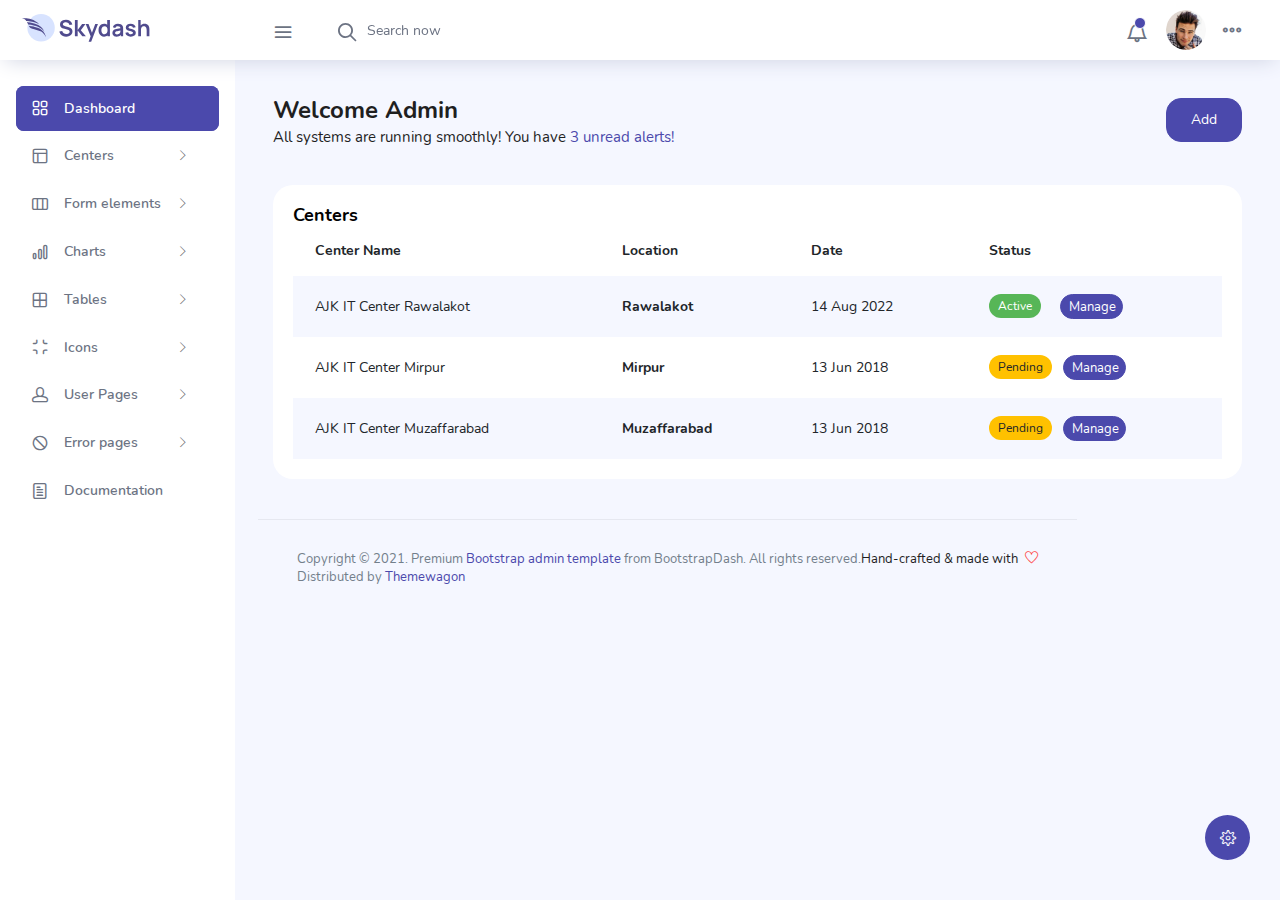
<file: index.html>
<!DOCTYPE html>
<html lang="en">

<head>
  <!-- Required meta tags -->
  <meta charset="utf-8">
  <meta name="viewport" content="width=device-width, initial-scale=1, shrink-to-fit=no">
  <title>Super Admin</title>
  <!-- plugins:css -->
  <link rel="stylesheet" href="vendors/feather/feather.css">
  <link rel="stylesheet" href="vendors/ti-icons/css/themify-icons.css">
  <link rel="stylesheet" href="vendors/css/vendor.bundle.base.css">
  <!-- endinject -->
  <!-- Plugin css for this page -->
  <link rel="stylesheet" href="vendors/datatables.net-bs4/dataTables.bootstrap4.css">
  <link rel="stylesheet" href="vendors/ti-icons/css/themify-icons.css">
  <link rel="stylesheet" type="text/css" href="js/select.dataTables.min.css">
  <!-- End plugin css for this page -->
  <!-- inject:css -->
  <link rel="stylesheet" href="css/vertical-layout-light/style.css">
  <!-- endinject -->
  <link rel="shortcut icon" href="images/favicon.png" />
</head>

<body>
  <div class="container-scroller">
    <!-- partial:partials/_navbar.html -->
     <!-- Test -->
    <nav class="navbar col-lg-12 col-12 p-0 fixed-top d-flex flex-row">
      <div class="text-center navbar-brand-wrapper d-flex align-items-center justify-content-center">
        <a class="navbar-brand brand-logo mr-5" href="index.html"><img src="images/logo.svg" class="mr-2"
            alt="logo" /></a>
        <a class="navbar-brand brand-logo-mini" href="index.html"><img src="images/logo-mini.svg" alt="logo" /></a>
      </div>
      <div class="navbar-menu-wrapper d-flex align-items-center justify-content-end">
        <button class="navbar-toggler navbar-toggler align-self-center" type="button" data-toggle="minimize">
          <span class="icon-menu"></span>
        </button>
        <ul class="navbar-nav mr-lg-2">
          <li class="nav-item nav-search d-none d-lg-block">
            <div class="input-group">
              <div class="input-group-prepend hover-cursor" id="navbar-search-icon">
                <span class="input-group-text" id="search">
                  <i class="icon-search"></i>
                </span>
              </div>
              <input type="text" class="form-control" id="navbar-search-input" placeholder="Search now"
                aria-label="search" aria-describedby="search">
            </div>
          </li>
        </ul>
        <ul class="navbar-nav navbar-nav-right">
          <li class="nav-item dropdown">
            <a class="nav-link count-indicator dropdown-toggle" id="notificationDropdown" href="#"
              data-toggle="dropdown">
              <i class="icon-bell mx-0"></i>
              <span class="count"></span>
            </a>
            <div class="dropdown-menu dropdown-menu-right navbar-dropdown preview-list"
              aria-labelledby="notificationDropdown">
              <p class="mb-0 font-weight-normal float-left dropdown-header">Notifications</p>
              <a class="dropdown-item preview-item">
                <div class="preview-thumbnail">
                  <div class="preview-icon bg-success">
                    <i class="ti-info-alt mx-0"></i>
                  </div>
                </div>
                <div class="preview-item-content">
                  <h6 class="preview-subject font-weight-normal">Application Error</h6>
                  <p class="font-weight-light small-text mb-0 text-muted">
                    Just now
                  </p>
                </div>
              </a>
              <a class="dropdown-item preview-item">
                <div class="preview-thumbnail">
                  <div class="preview-icon bg-warning">
                    <i class="ti-settings mx-0"></i>
                  </div>
                </div>
                <div class="preview-item-content">
                  <h6 class="preview-subject font-weight-normal">Settings</h6>
                  <p class="font-weight-light small-text mb-0 text-muted">
                    Private message
                  </p>
                </div>
              </a>
              <a class="dropdown-item preview-item">
                <div class="preview-thumbnail">
                  <div class="preview-icon bg-info">
                    <i class="ti-user mx-0"></i>
                  </div>
                </div>
                <div class="preview-item-content">
                  <h6 class="preview-subject font-weight-normal">New user registration</h6>
                  <p class="font-weight-light small-text mb-0 text-muted">
                    2 days ago
                  </p>
                </div>
              </a>
            </div>
          </li>
          <li class="nav-item nav-profile dropdown">
            <a class="nav-link dropdown-toggle" href="#" data-toggle="dropdown" id="profileDropdown">
              <img src="images/faces/face28.jpg" alt="profile" />
            </a>
            <div class="dropdown-menu dropdown-menu-right navbar-dropdown" aria-labelledby="profileDropdown">
              <a class="dropdown-item">
                <i class="ti-settings text-primary"></i>
                Settings
              </a>
              <a class="dropdown-item">
                <i class="ti-power-off text-primary"></i>
                Logout
              </a>
            </div>
          </li>
          <li class="nav-item nav-settings d-none d-lg-flex">
            <a class="nav-link" href="#">
              <i class="icon-ellipsis"></i>
            </a>
          </li>
        </ul>
        <button class="navbar-toggler navbar-toggler-right d-lg-none align-self-center" type="button"
          data-toggle="offcanvas">
          <span class="icon-menu"></span>
        </button>
      </div>
    </nav>
    <!-- partial -->
    <div class="container-fluid page-body-wrapper">
      <!-- partial:partials/_settings-panel.html -->
      <div class="theme-setting-wrapper">
        <div id="settings-trigger"><i class="ti-settings"></i></div>
        <div id="theme-settings" class="settings-panel">
          <i class="settings-close ti-close"></i>
          <p class="settings-heading">SIDEBAR SKINS</p>
          <div class="sidebar-bg-options selected" id="sidebar-light-theme">
            <div class="img-ss rounded-circle bg-light border mr-3"></div>Light
          </div>
          <div class="sidebar-bg-options" id="sidebar-dark-theme">
            <div class="img-ss rounded-circle bg-dark border mr-3"></div>Dark
          </div>
          <p class="settings-heading mt-2">HEADER SKINS</p>
          <div class="color-tiles mx-0 px-4">
            <div class="tiles success"></div>
            <div class="tiles warning"></div>
            <div class="tiles danger"></div>
            <div class="tiles info"></div>
            <div class="tiles dark"></div>
            <div class="tiles default"></div>
          </div>
        </div>
      </div>
      <div id="right-sidebar" class="settings-panel">
        <i class="settings-close ti-close"></i>
        <ul class="nav nav-tabs border-top" id="setting-panel" role="tablist">
          <li class="nav-item">
            <a class="nav-link active" id="todo-tab" data-toggle="tab" href="#todo-section" role="tab"
              aria-controls="todo-section" aria-expanded="true">TO DO LIST</a>
          </li>
          <li class="nav-item">
            <a class="nav-link" id="chats-tab" data-toggle="tab" href="#chats-section" role="tab"
              aria-controls="chats-section">CHATS</a>
          </li>
        </ul>
        <div class="tab-content" id="setting-content">
          <div class="tab-pane fade show active scroll-wrapper" id="todo-section" role="tabpanel"
            aria-labelledby="todo-section">
            <div class="add-items d-flex px-3 mb-0">
              <form class="form w-100">
                <div class="form-group d-flex">
                  <input type="text" class="form-control todo-list-input" placeholder="Add To-do">
                  <button type="submit" class="add btn btn-primary todo-list-add-btn" id="add-task">Add</button>
                </div>
              </form>
            </div>
            <div class="list-wrapper px-3">
              <ul class="d-flex flex-column-reverse todo-list">
                <li>
                  <div class="form-check">
                    <label class="form-check-label">
                      <input class="checkbox" type="checkbox">
                      Team review meeting at 3.00 PM
                    </label>
                  </div>
                  <i class="remove ti-close"></i>
                </li>
                <li>
                  <div class="form-check">
                    <label class="form-check-label">
                      <input class="checkbox" type="checkbox">
                      Prepare for presentation
                    </label>
                  </div>
                  <i class="remove ti-close"></i>
                </li>
                <li>
                  <div class="form-check">
                    <label class="form-check-label">
                      <input class="checkbox" type="checkbox">
                      Resolve all the low priority tickets due today
                    </label>
                  </div>
                  <i class="remove ti-close"></i>
                </li>
                <li class="completed">
                  <div class="form-check">
                    <label class="form-check-label">
                      <input class="checkbox" type="checkbox" checked>
                      Schedule meeting for next week
                    </label>
                  </div>
                  <i class="remove ti-close"></i>
                </li>
                <li class="completed">
                  <div class="form-check">
                    <label class="form-check-label">
                      <input class="checkbox" type="checkbox" checked>
                      Project review
                    </label>
                  </div>
                  <i class="remove ti-close"></i>
                </li>
              </ul>
            </div>
            <h4 class="px-3 text-muted mt-5 font-weight-light mb-0">Events</h4>
            <div class="events pt-4 px-3">
              <div class="wrapper d-flex mb-2">
                <i class="ti-control-record text-primary mr-2"></i>
                <span>Feb 11 2018</span>
              </div>
              <p class="mb-0 font-weight-thin text-gray">Creating component page build a js</p>
              <p class="text-gray mb-0">The total number of sessions</p>
            </div>
            <div class="events pt-4 px-3">
              <div class="wrapper d-flex mb-2">
                <i class="ti-control-record text-primary mr-2"></i>
                <span>Feb 7 2018</span>
              </div>
              <p class="mb-0 font-weight-thin text-gray">Meeting with Alisa</p>
              <p class="text-gray mb-0 ">Call Sarah Graves</p>
            </div>
          </div>
          <!-- To do section tab ends -->
          <div class="tab-pane fade" id="chats-section" role="tabpanel" aria-labelledby="chats-section">
            <div class="d-flex align-items-center justify-content-between border-bottom">
              <p class="settings-heading border-top-0 mb-3 pl-3 pt-0 border-bottom-0 pb-0">Friends</p>
              <small class="settings-heading border-top-0 mb-3 pt-0 border-bottom-0 pb-0 pr-3 font-weight-normal">See
                All</small>
            </div>
            <ul class="chat-list">
              <li class="list active">
                <div class="profile"><img src="images/faces/face1.jpg" alt="image"><span class="online"></span></div>
                <div class="info">
                  <p>Thomas Douglas</p>
                  <p>Available</p>
                </div>
                <small class="text-muted my-auto">19 min</small>
              </li>
              <li class="list">
                <div class="profile"><img src="images/faces/face2.jpg" alt="image"><span class="offline"></span></div>
                <div class="info">
                  <div class="wrapper d-flex">
                    <p>Catherine</p>
                  </div>
                  <p>Away</p>
                </div>
                <div class="badge badge-success badge-pill my-auto mx-2">4</div>
                <small class="text-muted my-auto">23 min</small>
              </li>
              <li class="list">
                <div class="profile"><img src="images/faces/face3.jpg" alt="image"><span class="online"></span></div>
                <div class="info">
                  <p>Daniel Russell</p>
                  <p>Available</p>
                </div>
                <small class="text-muted my-auto">14 min</small>
              </li>
              <li class="list">
                <div class="profile"><img src="images/faces/face4.jpg" alt="image"><span class="offline"></span></div>
                <div class="info">
                  <p>James Richardson</p>
                  <p>Away</p>
                </div>
                <small class="text-muted my-auto">2 min</small>
              </li>
              <li class="list">
                <div class="profile"><img src="images/faces/face5.jpg" alt="image"><span class="online"></span></div>
                <div class="info">
                  <p>Madeline Kennedy</p>
                  <p>Available</p>
                </div>
                <small class="text-muted my-auto">5 min</small>
              </li>
              <li class="list">
                <div class="profile"><img src="images/faces/face6.jpg" alt="image"><span class="online"></span></div>
                <div class="info">
                  <p>Sarah Graves</p>
                  <p>Available</p>
                </div>
                <small class="text-muted my-auto">47 min</small>
              </li>
            </ul>
          </div>
          <!-- chat tab ends -->
        </div>
      </div>
      <!-- partial -->
      <!-- partial:partials/_sidebar.html -->
      <nav class="sidebar sidebar-offcanvas" id="sidebar">
        <ul class="nav">
          <li class="nav-item">
            <a class="nav-link" href="index.html">
              <i class="icon-grid menu-icon"></i>
              <span class="menu-title">Dashboard</span>
            </a>
          </li>
          <li class="nav-item">
            <a class="nav-link" data-toggle="collapse" href="#ui-basic" aria-expanded="false" aria-controls="ui-basic">
              <i class="icon-layout menu-icon"></i>
              <span class="menu-title">Centers</span>
              <i class="menu-arrow"></i>
            </a>
            <div class="collapse" id="ui-basic">
              <ul class="nav flex-column sub-menu">
                <li class="nav-item"> <a class="nav-link" href="pages/forms/add_center.html">Add Center</a></li>
                <li class="nav-item"> <a class="nav-link" href="pages/forms/view_center.html">View Centers</a></li>

              </ul>
            </div>
          </li>
          <li class="nav-item">
            <a class="nav-link" data-toggle="collapse" href="#form-elements" aria-expanded="false"
              aria-controls="form-elements">
              <i class="icon-columns menu-icon"></i>
              <span class="menu-title">Form elements</span>
              <i class="menu-arrow"></i>
            </a>
            <div class="collapse" id="form-elements">
              <ul class="nav flex-column sub-menu">
                <li class="nav-item"><a class="nav-link" href="pages/forms/basic_elements.html">Basic Elements</a></li>
              </ul>
            </div>
          </li>
          <li class="nav-item">
            <a class="nav-link" data-toggle="collapse" href="#charts" aria-expanded="false" aria-controls="charts">
              <i class="icon-bar-graph menu-icon"></i>
              <span class="menu-title">Charts</span>
              <i class="menu-arrow"></i>
            </a>
            <div class="collapse" id="charts">
              <ul class="nav flex-column sub-menu">
                <li class="nav-item"> <a class="nav-link" href="pages/charts/chartjs.html">ChartJs</a></li>
              </ul>
            </div>
          </li>
          <li class="nav-item">
            <a class="nav-link" data-toggle="collapse" href="#tables" aria-expanded="false" aria-controls="tables">
              <i class="icon-grid-2 menu-icon"></i>
              <span class="menu-title">Tables</span>
              <i class="menu-arrow"></i>
            </a>
            <div class="collapse" id="tables">
              <ul class="nav flex-column sub-menu">
                <li class="nav-item"> <a class="nav-link" href="pages/tables/basic-table.html">Basic table</a></li>
              </ul>
            </div>
          </li>
          <li class="nav-item">
            <a class="nav-link" data-toggle="collapse" href="#icons" aria-expanded="false" aria-controls="icons">
              <i class="icon-contract menu-icon"></i>
              <span class="menu-title">Icons</span>
              <i class="menu-arrow"></i>
            </a>
            <div class="collapse" id="icons">
              <ul class="nav flex-column sub-menu">
                <li class="nav-item"> <a class="nav-link" href="pages/icons/mdi.html">Mdi icons</a></li>
              </ul>
            </div>
          </li>
          <li class="nav-item">
            <a class="nav-link" data-toggle="collapse" href="#auth" aria-expanded="false" aria-controls="auth">
              <i class="icon-head menu-icon"></i>
              <span class="menu-title">User Pages</span>
              <i class="menu-arrow"></i>
            </a>
            <div class="collapse" id="auth">
              <ul class="nav flex-column sub-menu">
                <li class="nav-item"> <a class="nav-link" href="pages/samples/login.html"> Login </a></li>
                <li class="nav-item"> <a class="nav-link" href="pages/samples/register.html"> Register </a></li>
              </ul>
            </div>
          </li>
          <li class="nav-item">
            <a class="nav-link" data-toggle="collapse" href="#error" aria-expanded="false" aria-controls="error">
              <i class="icon-ban menu-icon"></i>
              <span class="menu-title">Error pages</span>
              <i class="menu-arrow"></i>
            </a>
            <div class="collapse" id="error">
              <ul class="nav flex-column sub-menu">
                <li class="nav-item"> <a class="nav-link" href="pages/samples/error-404.html"> 404 </a></li>
                <li class="nav-item"> <a class="nav-link" href="pages/samples/error-500.html"> 500 </a></li>
              </ul>
            </div>
          </li>
          <li class="nav-item">
            <a class="nav-link" href="pages/documentation/documentation.html">
              <i class="icon-paper menu-icon"></i>
              <span class="menu-title">Documentation</span>
            </a>
          </li>
        </ul>
      </nav>
      <!-- partial -->
      <div class="main-panel">
        <div class="content-wrapper">
          <div class="row">
            <div class="col-md-12 grid-margin">
              <div class="row">
                <div class="col-12 col-xl-8 mb-4 mb-xl-0">
                  <h3 class="font-weight-bold">Welcome Admin</h3>
                  <h6 class="font-weight-normal mb-0">All systems are running smoothly! You have <span
                      class="text-primary">3 unread alerts!</span></h6>
                </div>
                <div class="col-12 col-xl-4">
                  <div class="justify-content-end d-flex">
                    <div class="dropdown flex-md-grow-1 flex-xl-grow-0">
                      <!-- <button class="btn btn-sm btn-light bg-white dropdown-toggle" type="button" id="dropdownMenuDate2" data-toggle="dropdown" aria-haspopup="true" aria-expanded="true"> -->
                      <i class="mdi mdi-calendar"></i> <a href="pages/forms/add_center.html" class="btn btn-primary">Add</a>
                      </button>
                      <!-- <div class="dropdown-menu dropdown-menu-right" aria-labelledby="dropdownMenuDate2">
                      <a class="dropdown-item" href="#">January - March</a>
                      <a class="dropdown-item" href="#">March - June</a>
                      <a class="dropdown-item" href="#">June - August</a>
                      <a class="dropdown-item" href="#">August - November</a>
                    </div> -->
                    </div>
                  </div>
                </div>
              </div>
            </div>
          </div>
          <!-- <div class="row">
            <div class="col-md-6 grid-margin stretch-card">
              <div class="card tale-bg">
                <div class="card-people mt-auto">
                  <img src="images/dashboard/people.svg" alt="people">
                  <div class="weather-info">
                    <div class="d-flex">
                      <div>
                        <h2 class="mb-0 font-weight-normal"></h2>
                      </div>
                      <div class="ml-2">
                        <h4 class="location font-weight-normal"></h4>
                        <h6 class="font-weight-normal"></h6>
                      </div>
                    </div>
                  </div>
                </div>
              </div>
            </div>
            <div class="col-md-6 grid-margin transparent">
              <div class="row">
                <div class="col-md-6 mb-4 stretch-card transparent">
                  <div class="card card-tale">
                    <div class="card-body">
                      <p class="mb-4">Today’s Bookings</p>
                      <p class="fs-30 mb-2">4006</p>
                      <p>10.00% (30 days)</p>
                    </div>
                  </div>
                </div>
                <div class="col-md-6 mb-4 stretch-card transparent">
                  <div class="card card-dark-blue">
                    <div class="card-body">
                      <p class="mb-4">Total Bookings</p>
                      <p class="fs-30 mb-2">61344</p>
                      <p>22.00% (30 days)</p>
                    </div>
                  </div>
                </div>
              </div>
              <div class="row">
                <div class="col-md-6 mb-4 mb-lg-0 stretch-card transparent">
                  <div class="card card-light-blue">
                    <div class="card-body">
                      <p class="mb-4">Number of Meetings</p>
                      <p class="fs-30 mb-2">34040</p>
                      <p>2.00% (30 days)</p>
                    </div>
                  </div>
                </div>
                <div class="col-md-6 stretch-card transparent">
                  <div class="card card-light-danger">
                    <div class="card-body">
                      <p class="mb-4">Number of Clients</p>
                      <p class="fs-30 mb-2">47033</p>
                      <p>0.22% (30 days)</p>
                    </div>
                  </div>
                </div>
              </div>
            </div>
          </div> -->

          <!-- courses -->

          <div class="row">
            <div class="col-md-12 grid-margin stretch-card">
              <div class="card">
                <div class="card-body">
                  <p class="card-title mb-0">Centers</p>
                  <div class="table-responsive">
                    <table class="table table-striped table-borderless">
                      <thead>
                        <tr>
                          <th>Center Name</th>
                          <th>Location</th>
                          <th>Date</th>
                          <th>Status</th>
                        </tr>
                      </thead>
                      <tbody>
                        <tr>
                          <td>AJK IT Center Rawalakot</td>
                          <td class="font-weight-bold">Rawalakot</td>
                          <td>14 Aug 2022</td>
                          <td class="font-weight-medium ">
                            <div class="badge badge-success">Active</div>
                        
                            <a href="pages/forms/AJK_IT_Center_Rawalakot.html" class="btn btn-primary btn-sm  center-manage-btn1">Manage</a>
                          </td>
                        </tr>
                        <tr>
                          <td>AJK IT Center Mirpur</td>
                          <td class="font-weight-bold">Mirpur</td>
                          <td>13 Jun 2018</td>
                          <td class="font-weight-medium ">
                            <div class="badge badge-warning">Pending</div>
                            <a href="pages/forms/AJK_IT_Center_Mirpur.html" class="btn btn-primary btn-sm center-manage-btn">Manage</a>
                          </td>
                        </tr>
                        <tr>
                          <td>AJK IT Center Muzaffarabad</td>
                          <td class="font-weight-bold">Muzaffarabad</td>
                          <td>13 Jun 2018</td>
                          <td class="font-weight-medium">
                            <div class="badge badge-warning">Pending</div>
                            <a href="pages/forms/AJK_IT_Center_Muzaffarabad.html" class="btn btn-primary btn-sm center-manage-btn">Manage</a>
                          </td>
                        </tr>

                      </tbody>
                    </table>
                  </div>
                </div>
              </div>
            </div>

        
        <!-- partial:partials/_footer.html -->
        <footer class="footer">
          <div class="d-sm-flex justify-content-center justify-content-sm-between">
            <span class="text-muted text-center text-sm-left d-block d-sm-inline-block">Copyright © 2021. Premium <a
                href="https://www.bootstrapdash.com/" target="_blank">Bootstrap admin template</a> from BootstrapDash.
              All rights reserved.</span>
            <span class="float-none float-sm-right d-block mt-1 mt-sm-0 text-center">Hand-crafted & made with <i
                class="ti-heart text-danger ml-1"></i></span>
          </div>
          <div class="d-sm-flex justify-content-center justify-content-sm-between">
            <span class="text-muted text-center text-sm-left d-block d-sm-inline-block">Distributed by <a
                href="https://www.themewagon.com/" target="_blank">Themewagon</a></span>
          </div>
        </footer>
        <!-- partial -->
      </div>
      <!-- main-panel ends -->
    </div>
    <!-- page-body-wrapper ends -->
  </div>
  <!-- container-scroller -->

  <!-- plugins:js -->
  <script src="vendors/js/vendor.bundle.base.js"></script>
  <!-- endinject -->
  <!-- Plugin js for this page -->
  <script src="vendors/chart.js/Chart.min.js"></script>
  <script src="vendors/datatables.net/jquery.dataTables.js"></script>
  <script src="vendors/datatables.net-bs4/dataTables.bootstrap4.js"></script>
  <script src="js/dataTables.select.min.js"></script>

  <!-- End plugin js for this page -->
  <!-- inject:js -->
  <script src="js/off-canvas.js"></script>
  <script src="js/hoverable-collapse.js"></script>
  <script src="js/template.js"></script>
  <script src="js/settings.js"></script>
  <script src="js/todolist.js"></script>
  <!-- endinject -->
  <!-- Custom js for this page-->
  <script src="js/dashboard.js"></script>
  <script src="js/Chart.roundedBarCharts.js"></script>
  <!-- End custom js for this page-->
</body>

</html>
</file>
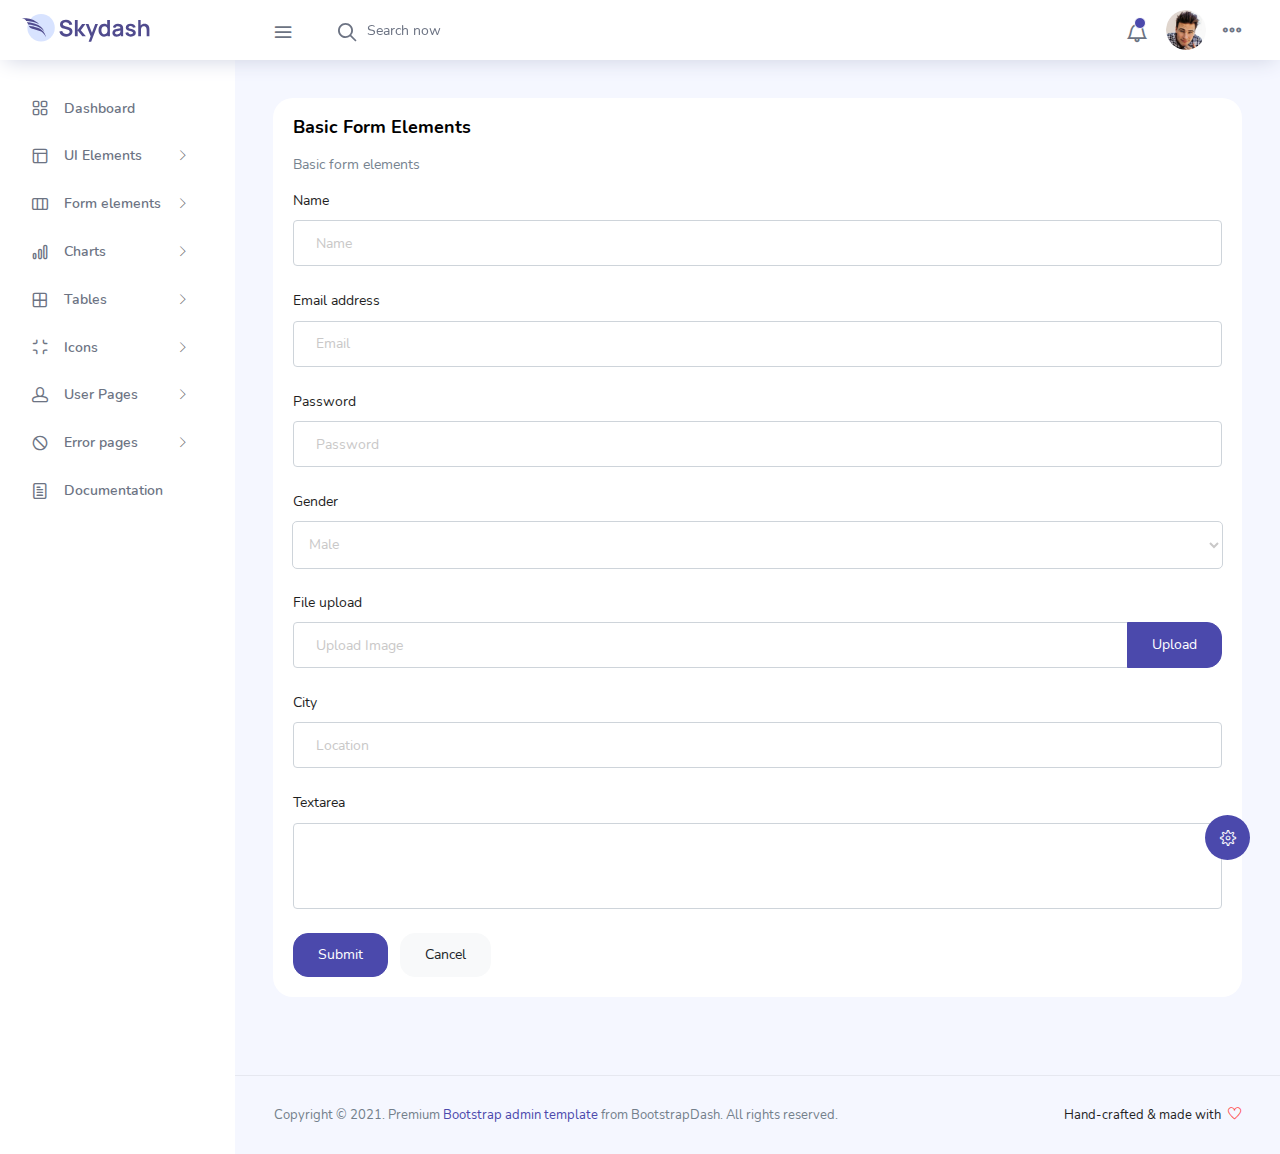
<file: add_center.html>
<!DOCTYPE html>
<html lang="en">

<head>
  <!-- Required meta tags -->
  <meta charset="utf-8">
  <meta name="viewport" content="width=device-width, initial-scale=1, shrink-to-fit=no">
  <title>Skydash Admin</title>
  <!-- plugins:css -->
  <link rel="stylesheet" href="../../vendors/feather/feather.css">
  <link rel="stylesheet" href="../../vendors/ti-icons/css/themify-icons.css">
  <link rel="stylesheet" href="../../vendors/css/vendor.bundle.base.css">
  <!-- endinject -->
  <!-- Plugin css for this page -->
  <link rel="stylesheet" href="../../vendors/select2/select2.min.css">
  <link rel="stylesheet" href="../../vendors/select2-bootstrap-theme/select2-bootstrap.min.css">
  <!-- End plugin css for this page -->
  <!-- inject:css -->
  <link rel="stylesheet" href="../../css/vertical-layout-light/style.css">
  <!-- endinject -->
  <link rel="shortcut icon" href="../../images/favicon.png" />
</head>

<body>
  <div class="container-scroller">
    <!-- partial:../../partials/_navbar.html -->
      <!-- partial:../../partials/_navbar.html -->
    <nav class="navbar col-lg-12 col-12 p-0 fixed-top d-flex flex-row">
      <div class="text-center navbar-brand-wrapper d-flex align-items-center justify-content-center">
        <a class="navbar-brand brand-logo mr-5" href="../../index.html"><img src="../../images/logo.svg" class="mr-2" alt="logo"/></a>
        <a class="navbar-brand brand-logo-mini" href="../../index.html"><img src="../../images/logo-mini.svg" alt="logo"/></a>
      </div>
      <div class="navbar-menu-wrapper d-flex align-items-center justify-content-end">
        <button class="navbar-toggler navbar-toggler align-self-center" type="button" data-toggle="minimize">
          <span class="icon-menu"></span>
        </button>
        <ul class="navbar-nav mr-lg-2">
          <li class="nav-item nav-search d-none d-lg-block">
            <div class="input-group">
              <div class="input-group-prepend hover-cursor" id="navbar-search-icon">
                <span class="input-group-text" id="search">
                  <i class="icon-search"></i>
                </span>
              </div>
              <input type="text" class="form-control" id="navbar-search-input" placeholder="Search now" aria-label="search" aria-describedby="search">
            </div>
          </li>
        </ul>
        <ul class="navbar-nav navbar-nav-right">
          <li class="nav-item dropdown">
            <a class="nav-link count-indicator dropdown-toggle" id="notificationDropdown" href="#" data-toggle="dropdown">
              <i class="icon-bell mx-0"></i>
              <span class="count"></span>
            </a>
            <div class="dropdown-menu dropdown-menu-right navbar-dropdown preview-list" aria-labelledby="notificationDropdown">
              <p class="mb-0 font-weight-normal float-left dropdown-header">Notifications</p>
              <a class="dropdown-item preview-item">
                <div class="preview-thumbnail">
                  <div class="preview-icon bg-success">
                    <i class="ti-info-alt mx-0"></i>
                  </div>
                </div>
                <div class="preview-item-content">
                  <h6 class="preview-subject font-weight-normal">Application Error</h6>
                  <p class="font-weight-light small-text mb-0 text-muted">
                    Just now
                  </p>
                </div>
              </a>
              <a class="dropdown-item preview-item">
                <div class="preview-thumbnail">
                  <div class="preview-icon bg-warning">
                    <i class="ti-settings mx-0"></i>
                  </div>
                </div>
                <div class="preview-item-content">
                  <h6 class="preview-subject font-weight-normal">Settings</h6>
                  <p class="font-weight-light small-text mb-0 text-muted">
                    Private message
                  </p>
                </div>
              </a>
              <a class="dropdown-item preview-item">
                <div class="preview-thumbnail">
                  <div class="preview-icon bg-info">
                    <i class="ti-user mx-0"></i>
                  </div>
                </div>
                <div class="preview-item-content">
                  <h6 class="preview-subject font-weight-normal">New user registration</h6>
                  <p class="font-weight-light small-text mb-0 text-muted">
                    2 days ago
                  </p>
                </div>
              </a>
            </div>
          </li>
          <li class="nav-item nav-profile dropdown">
            <a class="nav-link dropdown-toggle" href="#" data-toggle="dropdown" id="profileDropdown">
              <img src="../../images/faces/face28.jpg" alt="profile"/>
            </a>
            <div class="dropdown-menu dropdown-menu-right navbar-dropdown" aria-labelledby="profileDropdown">
              <a class="dropdown-item">
                <i class="ti-settings text-primary"></i>
                Settings
              </a>
              <a class="dropdown-item">
                <i class="ti-power-off text-primary"></i>
                Logout
              </a>
            </div>
          </li>
          <li class="nav-item nav-settings d-none d-lg-flex">
            <a class="nav-link" href="#">
              <i class="icon-ellipsis"></i>
            </a>
          </li>
        </ul>
        <button class="navbar-toggler navbar-toggler-right d-lg-none align-self-center" type="button" data-toggle="offcanvas">
          <span class="icon-menu"></span>
        </button>
      </div>
    </nav>
    <!-- partial -->
    <div class="container-fluid page-body-wrapper">
      <!-- partial:../../partials/_settings-panel.html -->
      <div class="theme-setting-wrapper">
        <div id="settings-trigger"><i class="ti-settings"></i></div>
        <div id="theme-settings" class="settings-panel">
          <i class="settings-close ti-close"></i>
          <p class="settings-heading">SIDEBAR SKINS</p>
          <div class="sidebar-bg-options selected" id="sidebar-light-theme"><div class="img-ss rounded-circle bg-light border mr-3"></div>Light</div>
          <div class="sidebar-bg-options" id="sidebar-dark-theme"><div class="img-ss rounded-circle bg-dark border mr-3"></div>Dark</div>
          <p class="settings-heading mt-2">HEADER SKINS</p>
          <div class="color-tiles mx-0 px-4">
            <div class="tiles success"></div>
            <div class="tiles warning"></div>
            <div class="tiles danger"></div>
            <div class="tiles info"></div>
            <div class="tiles dark"></div>
            <div class="tiles default"></div>
          </div>
        </div>
      </div>
      <div id="right-sidebar" class="settings-panel">
        <i class="settings-close ti-close"></i>
        <ul class="nav nav-tabs border-top" id="setting-panel" role="tablist">
          <li class="nav-item">
            <a class="nav-link active" id="todo-tab" data-toggle="tab" href="#todo-section" role="tab" aria-controls="todo-section" aria-expanded="true">TO DO LIST</a>
          </li>
          <li class="nav-item">
            <a class="nav-link" id="chats-tab" data-toggle="tab" href="#chats-section" role="tab" aria-controls="chats-section">CHATS</a>
          </li>
        </ul>
        <div class="tab-content" id="setting-content">
          <div class="tab-pane fade show active scroll-wrapper" id="todo-section" role="tabpanel" aria-labelledby="todo-section">
            <div class="add-items d-flex px-3 mb-0">
              <form class="form w-100">
                <div class="form-group d-flex">
                  <input type="text" class="form-control todo-list-input" placeholder="Add To-do">
                  <button type="submit" class="add btn btn-primary todo-list-add-btn" id="add-task">Add</button>
                </div>
              </form>
            </div>
            <div class="list-wrapper px-3">
              <ul class="d-flex flex-column-reverse todo-list">
                <li>
                  <div class="form-check">
                    <label class="form-check-label">
                      <input class="checkbox" type="checkbox">
                      Team review meeting at 3.00 PM
                    </label>
                  </div>
                  <i class="remove ti-close"></i>
                </li>
                <li>
                  <div class="form-check">
                    <label class="form-check-label">
                      <input class="checkbox" type="checkbox">
                      Prepare for presentation
                    </label>
                  </div>
                  <i class="remove ti-close"></i>
                </li>
                <li>
                  <div class="form-check">
                    <label class="form-check-label">
                      <input class="checkbox" type="checkbox">
                      Resolve all the low priority tickets due today
                    </label>
                  </div>
                  <i class="remove ti-close"></i>
                </li>
                <li class="completed">
                  <div class="form-check">
                    <label class="form-check-label">
                      <input class="checkbox" type="checkbox" checked>
                      Schedule meeting for next week
                    </label>
                  </div>
                  <i class="remove ti-close"></i>
                </li>
                <li class="completed">
                  <div class="form-check">
                    <label class="form-check-label">
                      <input class="checkbox" type="checkbox" checked>
                      Project review
                    </label>
                  </div>
                  <i class="remove ti-close"></i>
                </li>
              </ul>
            </div>
            <h4 class="px-3 text-muted mt-5 font-weight-light mb-0">Events</h4>
            <div class="events pt-4 px-3">
              <div class="wrapper d-flex mb-2">
                <i class="ti-control-record text-primary mr-2"></i>
                <span>Feb 11 2018</span>
              </div>
              <p class="mb-0 font-weight-thin text-gray">Creating component page build a js</p>
              <p class="text-gray mb-0">The total number of sessions</p>
            </div>
            <div class="events pt-4 px-3">
              <div class="wrapper d-flex mb-2">
                <i class="ti-control-record text-primary mr-2"></i>
                <span>Feb 7 2018</span>
              </div>
              <p class="mb-0 font-weight-thin text-gray">Meeting with Alisa</p>
              <p class="text-gray mb-0 ">Call Sarah Graves</p>
            </div>
          </div>
          <!-- To do section tab ends -->
          <div class="tab-pane fade" id="chats-section" role="tabpanel" aria-labelledby="chats-section">
            <div class="d-flex align-items-center justify-content-between border-bottom">
              <p class="settings-heading border-top-0 mb-3 pl-3 pt-0 border-bottom-0 pb-0">Friends</p>
              <small class="settings-heading border-top-0 mb-3 pt-0 border-bottom-0 pb-0 pr-3 font-weight-normal">See All</small>
            </div>
            <ul class="chat-list">
              <li class="list active">
                <div class="profile"><img src="../../images/faces/face1.jpg" alt="image"><span class="online"></span></div>
                <div class="info">
                  <p>Thomas Douglas</p>
                  <p>Available</p>
                </div>
                <small class="text-muted my-auto">19 min</small>
              </li>
              <li class="list">
                <div class="profile"><img src="../../images/faces/face2.jpg" alt="image"><span class="offline"></span></div>
                <div class="info">
                  <div class="wrapper d-flex">
                    <p>Catherine</p>
                  </div>
                  <p>Away</p>
                </div>
                <div class="badge badge-success badge-pill my-auto mx-2">4</div>
                <small class="text-muted my-auto">23 min</small>
              </li>
              <li class="list">
                <div class="profile"><img src="../../images/faces/face3.jpg" alt="image"><span class="online"></span></div>
                <div class="info">
                  <p>Daniel Russell</p>
                  <p>Available</p>
                </div>
                <small class="text-muted my-auto">14 min</small>
              </li>
              <li class="list">
                <div class="profile"><img src="../../images/faces/face4.jpg" alt="image"><span class="offline"></span></div>
                <div class="info">
                  <p>James Richardson</p>
                  <p>Away</p>
                </div>
                <small class="text-muted my-auto">2 min</small>
              </li>
              <li class="list">
                <div class="profile"><img src="../../images/faces/face5.jpg" alt="image"><span class="online"></span></div>
                <div class="info">
                  <p>Madeline Kennedy</p>
                  <p>Available</p>
                </div>
                <small class="text-muted my-auto">5 min</small>
              </li>
              <li class="list">
                <div class="profile"><img src="../../images/faces/face6.jpg" alt="image"><span class="online"></span></div>
                <div class="info">
                  <p>Sarah Graves</p>
                  <p>Available</p>
                </div>
                <small class="text-muted my-auto">47 min</small>
              </li>
            </ul>
          </div>
          <!-- chat tab ends -->
        </div>
      </div>
      <!-- partial -->
      <!-- partial:../../partials/_sidebar.html -->
      <nav class="sidebar sidebar-offcanvas" id="sidebar">
        <ul class="nav">
          <li class="nav-item">
            <a class="nav-link" href="../../index.html">
              <i class="icon-grid menu-icon"></i>
              <span class="menu-title">Dashboard</span>
            </a>
          </li>
          <li class="nav-item">
            <a class="nav-link" data-toggle="collapse" href="#ui-basic" aria-expanded="false" aria-controls="ui-basic">
              <i class="icon-layout menu-icon"></i>
              <span class="menu-title">UI Elements</span>
              <i class="menu-arrow"></i>
            </a>
            <div class="collapse" id="ui-basic">
              <ul class="nav flex-column sub-menu">
                <li class="nav-item"> <a class="nav-link" href="../../pages/ui-features/buttons.html">Buttons</a></li>
                <li class="nav-item"> <a class="nav-link" href="../../pages/ui-features/dropdowns.html">Dropdowns</a></li>
                <li class="nav-item"> <a class="nav-link" href="../../pages/ui-features/typography.html">Typography</a></li>
              </ul>
            </div>
          </li>
          <li class="nav-item">
            <a class="nav-link" data-toggle="collapse" href="#form-elements" aria-expanded="false" aria-controls="form-elements">
              <i class="icon-columns menu-icon"></i>
              <span class="menu-title">Form elements</span>
              <i class="menu-arrow"></i>
            </a>
            <div class="collapse" id="form-elements">
              <ul class="nav flex-column sub-menu">
                <li class="nav-item"><a class="nav-link" href="../../pages/forms/basic_elements.html">Basic Elements</a></li>
              </ul>
            </div>
          </li>
          <li class="nav-item">
            <a class="nav-link" data-toggle="collapse" href="#charts" aria-expanded="false" aria-controls="charts">
              <i class="icon-bar-graph menu-icon"></i>
              <span class="menu-title">Charts</span>
              <i class="menu-arrow"></i>
            </a>
            <div class="collapse" id="charts">
              <ul class="nav flex-column sub-menu">
                <li class="nav-item"> <a class="nav-link" href="../../pages/charts/chartjs.html">ChartJs</a></li>
              </ul>
            </div>
          </li>
          <li class="nav-item">
            <a class="nav-link" data-toggle="collapse" href="#tables" aria-expanded="false" aria-controls="tables">
              <i class="icon-grid-2 menu-icon"></i>
              <span class="menu-title">Tables</span>
              <i class="menu-arrow"></i>
            </a>
            <div class="collapse" id="tables">
              <ul class="nav flex-column sub-menu">
                <li class="nav-item"> <a class="nav-link" href="../../pages/tables/basic-table.html">Basic table</a></li>
              </ul>
            </div>
          </li>
          <li class="nav-item">
            <a class="nav-link" data-toggle="collapse" href="#icons" aria-expanded="false" aria-controls="icons">
              <i class="icon-contract menu-icon"></i>
              <span class="menu-title">Icons</span>
              <i class="menu-arrow"></i>
            </a>
            <div class="collapse" id="icons">
              <ul class="nav flex-column sub-menu">
                <li class="nav-item"> <a class="nav-link" href="../../pages/icons/mdi.html">Mdi icons</a></li>
              </ul>
            </div>
          </li>
          <li class="nav-item">
            <a class="nav-link" data-toggle="collapse" href="#auth" aria-expanded="false" aria-controls="auth">
              <i class="icon-head menu-icon"></i>
              <span class="menu-title">User Pages</span>
              <i class="menu-arrow"></i>
            </a>
            <div class="collapse" id="auth">
              <ul class="nav flex-column sub-menu">
                <li class="nav-item"> <a class="nav-link" href="../../pages/samples/login.html"> Login </a></li>
                <li class="nav-item"> <a class="nav-link" href="../../pages/samples/register.html"> Register </a></li>
              </ul>
            </div>
          </li>
          <li class="nav-item">
            <a class="nav-link" data-toggle="collapse" href="#error" aria-expanded="false" aria-controls="error">
              <i class="icon-ban menu-icon"></i>
              <span class="menu-title">Error pages</span>
              <i class="menu-arrow"></i>
            </a>
            <div class="collapse" id="error">
              <ul class="nav flex-column sub-menu">
                <li class="nav-item"> <a class="nav-link" href="../../pages/samples/error-404.html"> 404 </a></li>
                <li class="nav-item"> <a class="nav-link" href="../../pages/samples/error-500.html"> 500 </a></li>
              </ul>
            </div>
          </li>
          <li class="nav-item">
            <a class="nav-link" href="../../pages/documentation/documentation.html">
              <i class="icon-paper menu-icon"></i>
              <span class="menu-title">Documentation</span>
            </a>
          </li>
        </ul>
      </nav>
      <!-- partial -->
      <div class="main-panel">        
        <div class="content-wrapper">
          <div class="row">

         
            <div class="col-12 grid-margin stretch-card">
              <div class="card">
                <div class="card-body">
                  <h4 class="card-title">Basic form elements</h4>
                  <p class="card-description">
                    Basic form elements
                  </p>
                  <form class="forms-sample">
                    <div class="form-group">
                      <label for="exampleInputName1">Name</label>
                      <input type="text" class="form-control" id="exampleInputName1" placeholder="Name">
                    </div>
                    <div class="form-group">
                      <label for="exampleInputEmail3">Email address</label>
                      <input type="email" class="form-control" id="exampleInputEmail3" placeholder="Email">
                    </div>
                    <div class="form-group">
                      <label for="exampleInputPassword4">Password</label>
                      <input type="password" class="form-control" id="exampleInputPassword4" placeholder="Password">
                    </div>
                    <div class="form-group">
                      <label for="exampleSelectGender">Gender</label>
                        <select class="form-control" id="exampleSelectGender">
                          <option>Male</option>
                          <option>Female</option>
                        </select>
                      </div>
                    <div class="form-group">
                      <label>File upload</label>
                      <input type="file" name="img[]" class="file-upload-default">
                      <div class="input-group col-xs-12">
                        <input type="text" class="form-control file-upload-info" disabled placeholder="Upload Image">
                        <span class="input-group-append">
                          <button class="file-upload-browse btn btn-primary" type="button">Upload</button>
                        </span>
                      </div>
                    </div>
                    <div class="form-group">
                      <label for="exampleInputCity1">City</label>
                      <input type="text" class="form-control" id="exampleInputCity1" placeholder="Location">
                    </div>
                    <div class="form-group">
                      <label for="exampleTextarea1">Textarea</label>
                      <textarea class="form-control" id="exampleTextarea1" rows="4"></textarea>
                    </div>
                    <button type="submit" class="btn btn-primary mr-2">Submit</button>
                    <button class="btn btn-light">Cancel</button>
                  </form>
                </div>
              </div>
            </div>
         
          </div>
        </div>
        <!-- content-wrapper ends -->
        <!-- partial:../../partials/_footer.html -->
        <footer class="footer">
          <div class="d-sm-flex justify-content-center justify-content-sm-between">
            <span class="text-muted text-center text-sm-left d-block d-sm-inline-block">Copyright © 2021.  Premium <a href="https://www.bootstrapdash.com/" target="_blank">Bootstrap admin template</a> from BootstrapDash. All rights reserved.</span>
            <span class="float-none float-sm-right d-block mt-1 mt-sm-0 text-center">Hand-crafted & made with <i class="ti-heart text-danger ml-1"></i></span>
          </div>
        </footer>
        <!-- partial -->
      </div>
      <!-- main-panel ends -->
    </div>
    <!-- page-body-wrapper ends -->
  </div>
  <!-- container-scroller -->
  <!-- plugins:js -->
  <script src="../../vendors/js/vendor.bundle.base.js"></script>
  <!-- endinject -->
  <!-- Plugin js for this page -->
  <script src="../../vendors/typeahead.js/typeahead.bundle.min.js"></script>
  <script src="../../vendors/select2/select2.min.js"></script>
  <!-- End plugin js for this page -->
  <!-- inject:js -->
  <script src="../../js/off-canvas.js"></script>
  <script src="../../js/hoverable-collapse.js"></script>
  <script src="../../js/template.js"></script>
  <script src="../../js/settings.js"></script>
  <script src="../../js/todolist.js"></script>
  <!-- endinject -->
  <!-- Custom js for this page-->
  <script src="../../js/file-upload.js"></script>
  <script src="../../js/typeahead.js"></script>
  <script src="../../js/select2.js"></script>
  <!-- End custom js for this page-->
</body>

</html>
</file>
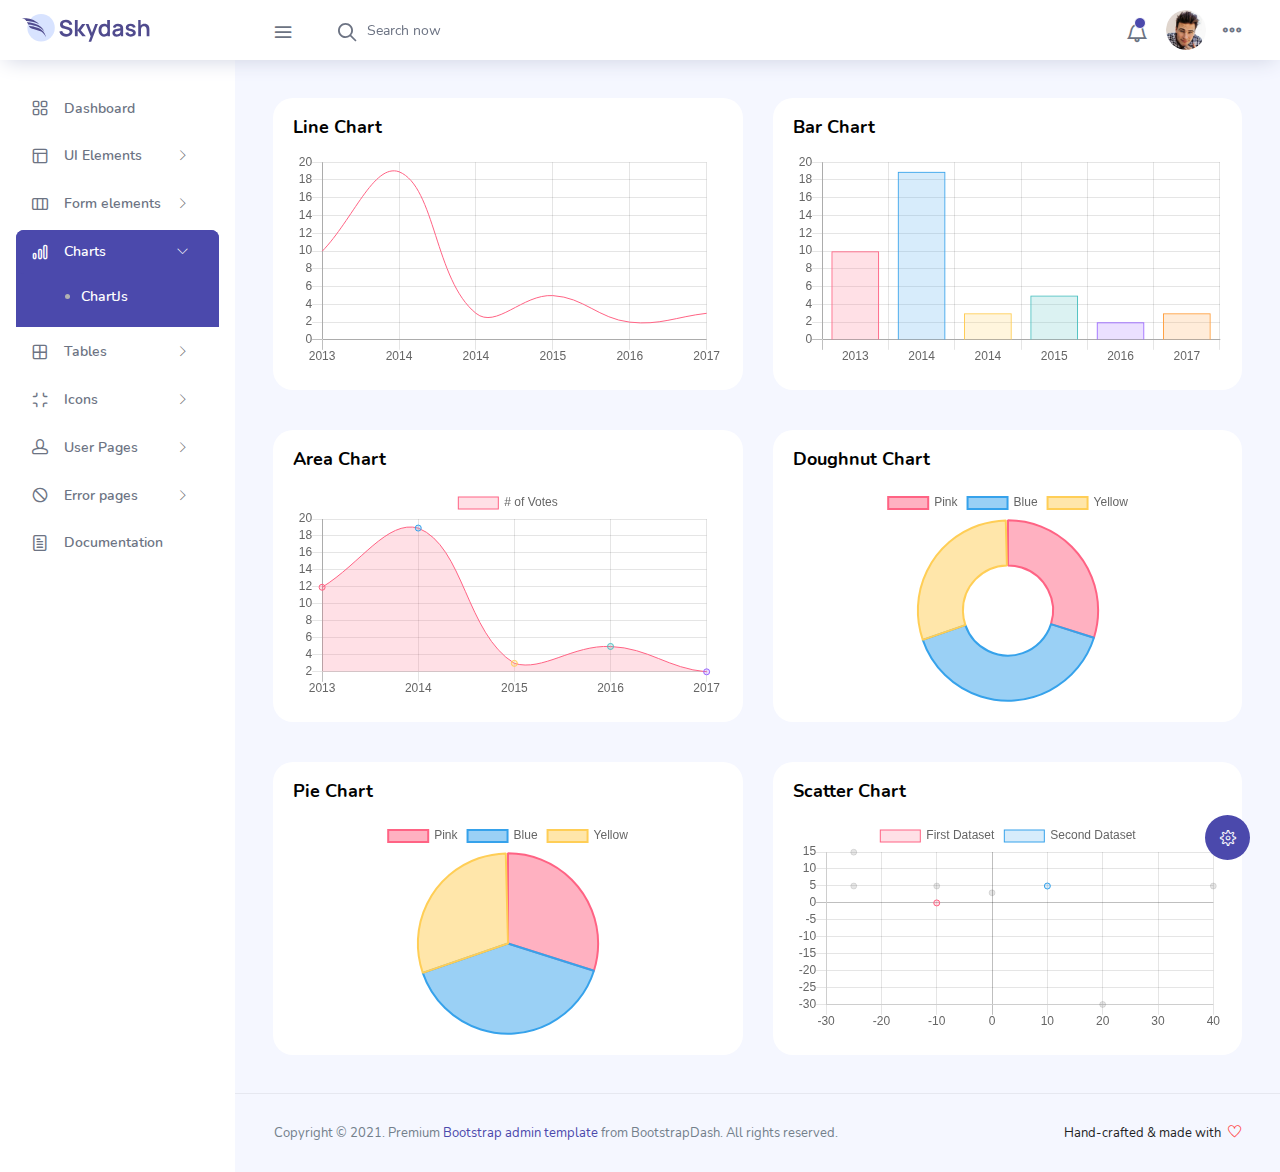
<file: pages/charts/chartjs.html>
<!DOCTYPE html>
<html lang="en">

<head>
  <!-- Required meta tags -->
  <meta charset="utf-8">
  <meta name="viewport" content="width=device-width, initial-scale=1, shrink-to-fit=no">
  <title>Skydash Admin</title>
  <!-- plugins:css -->
  <link rel="stylesheet" href="../../vendors/feather/feather.css">
  <link rel="stylesheet" href="../../vendors/ti-icons/css/themify-icons.css">
  <link rel="stylesheet" href="../../vendors/css/vendor.bundle.base.css">
  <!-- endinject -->
  <!-- Plugin css for this page -->
  <!-- End plugin css for this page -->
  <!-- inject:css -->
  <link rel="stylesheet" href="../../css/vertical-layout-light/style.css">
  <!-- endinject -->
  <link rel="shortcut icon" href="../../images/favicon.png" />
</head>

<body>
  <div class="container-scroller">
    <!-- partial:../../partials/_navbar.html -->
    <nav class="navbar col-lg-12 col-12 p-0 fixed-top d-flex flex-row">
      <div class="text-center navbar-brand-wrapper d-flex align-items-center justify-content-center">
        <a class="navbar-brand brand-logo mr-5" href="../../index.html"><img src="../../images/logo.svg" class="mr-2" alt="logo"/></a>
        <a class="navbar-brand brand-logo-mini" href="../../index.html"><img src="../../images/logo-mini.svg" alt="logo"/></a>
      </div>
      <div class="navbar-menu-wrapper d-flex align-items-center justify-content-end">
        <button class="navbar-toggler navbar-toggler align-self-center" type="button" data-toggle="minimize">
          <span class="icon-menu"></span>
        </button>
        <ul class="navbar-nav mr-lg-2">
          <li class="nav-item nav-search d-none d-lg-block">
            <div class="input-group">
              <div class="input-group-prepend hover-cursor" id="navbar-search-icon">
                <span class="input-group-text" id="search">
                  <i class="icon-search"></i>
                </span>
              </div>
              <input type="text" class="form-control" id="navbar-search-input" placeholder="Search now" aria-label="search" aria-describedby="search">
            </div>
          </li>
        </ul>
        <ul class="navbar-nav navbar-nav-right">
          <li class="nav-item dropdown">
            <a class="nav-link count-indicator dropdown-toggle" id="notificationDropdown" href="#" data-toggle="dropdown">
              <i class="icon-bell mx-0"></i>
              <span class="count"></span>
            </a>
            <div class="dropdown-menu dropdown-menu-right navbar-dropdown preview-list" aria-labelledby="notificationDropdown">
              <p class="mb-0 font-weight-normal float-left dropdown-header">Notifications</p>
              <a class="dropdown-item preview-item">
                <div class="preview-thumbnail">
                  <div class="preview-icon bg-success">
                    <i class="ti-info-alt mx-0"></i>
                  </div>
                </div>
                <div class="preview-item-content">
                  <h6 class="preview-subject font-weight-normal">Application Error</h6>
                  <p class="font-weight-light small-text mb-0 text-muted">
                    Just now
                  </p>
                </div>
              </a>
              <a class="dropdown-item preview-item">
                <div class="preview-thumbnail">
                  <div class="preview-icon bg-warning">
                    <i class="ti-settings mx-0"></i>
                  </div>
                </div>
                <div class="preview-item-content">
                  <h6 class="preview-subject font-weight-normal">Settings</h6>
                  <p class="font-weight-light small-text mb-0 text-muted">
                    Private message
                  </p>
                </div>
              </a>
              <a class="dropdown-item preview-item">
                <div class="preview-thumbnail">
                  <div class="preview-icon bg-info">
                    <i class="ti-user mx-0"></i>
                  </div>
                </div>
                <div class="preview-item-content">
                  <h6 class="preview-subject font-weight-normal">New user registration</h6>
                  <p class="font-weight-light small-text mb-0 text-muted">
                    2 days ago
                  </p>
                </div>
              </a>
            </div>
          </li>
          <li class="nav-item nav-profile dropdown">
            <a class="nav-link dropdown-toggle" href="#" data-toggle="dropdown" id="profileDropdown">
              <img src="../../images/faces/face28.jpg" alt="profile"/>
            </a>
            <div class="dropdown-menu dropdown-menu-right navbar-dropdown" aria-labelledby="profileDropdown">
              <a class="dropdown-item">
                <i class="ti-settings text-primary"></i>
                Settings
              </a>
              <a class="dropdown-item">
                <i class="ti-power-off text-primary"></i>
                Logout
              </a>
            </div>
          </li>
          <li class="nav-item nav-settings d-none d-lg-flex">
            <a class="nav-link" href="#">
              <i class="icon-ellipsis"></i>
            </a>
          </li>
        </ul>
        <button class="navbar-toggler navbar-toggler-right d-lg-none align-self-center" type="button" data-toggle="offcanvas">
          <span class="icon-menu"></span>
        </button>
      </div>
    </nav>
    <!-- partial -->
    <div class="container-fluid page-body-wrapper">
      <!-- partial:../../partials/_settings-panel.html -->
      <div class="theme-setting-wrapper">
        <div id="settings-trigger"><i class="ti-settings"></i></div>
        <div id="theme-settings" class="settings-panel">
          <i class="settings-close ti-close"></i>
          <p class="settings-heading">SIDEBAR SKINS</p>
          <div class="sidebar-bg-options selected" id="sidebar-light-theme"><div class="img-ss rounded-circle bg-light border mr-3"></div>Light</div>
          <div class="sidebar-bg-options" id="sidebar-dark-theme"><div class="img-ss rounded-circle bg-dark border mr-3"></div>Dark</div>
          <p class="settings-heading mt-2">HEADER SKINS</p>
          <div class="color-tiles mx-0 px-4">
            <div class="tiles success"></div>
            <div class="tiles warning"></div>
            <div class="tiles danger"></div>
            <div class="tiles info"></div>
            <div class="tiles dark"></div>
            <div class="tiles default"></div>
          </div>
        </div>
      </div>
      <div id="right-sidebar" class="settings-panel">
        <i class="settings-close ti-close"></i>
        <ul class="nav nav-tabs border-top" id="setting-panel" role="tablist">
          <li class="nav-item">
            <a class="nav-link active" id="todo-tab" data-toggle="tab" href="#todo-section" role="tab" aria-controls="todo-section" aria-expanded="true">TO DO LIST</a>
          </li>
          <li class="nav-item">
            <a class="nav-link" id="chats-tab" data-toggle="tab" href="#chats-section" role="tab" aria-controls="chats-section">CHATS</a>
          </li>
        </ul>
        <div class="tab-content" id="setting-content">
          <div class="tab-pane fade show active scroll-wrapper" id="todo-section" role="tabpanel" aria-labelledby="todo-section">
            <div class="add-items d-flex px-3 mb-0">
              <form class="form w-100">
                <div class="form-group d-flex">
                  <input type="text" class="form-control todo-list-input" placeholder="Add To-do">
                  <button type="submit" class="add btn btn-primary todo-list-add-btn" id="add-task">Add</button>
                </div>
              </form>
            </div>
            <div class="list-wrapper px-3">
              <ul class="d-flex flex-column-reverse todo-list">
                <li>
                  <div class="form-check">
                    <label class="form-check-label">
                      <input class="checkbox" type="checkbox">
                      Team review meeting at 3.00 PM
                    </label>
                  </div>
                  <i class="remove ti-close"></i>
                </li>
                <li>
                  <div class="form-check">
                    <label class="form-check-label">
                      <input class="checkbox" type="checkbox">
                      Prepare for presentation
                    </label>
                  </div>
                  <i class="remove ti-close"></i>
                </li>
                <li>
                  <div class="form-check">
                    <label class="form-check-label">
                      <input class="checkbox" type="checkbox">
                      Resolve all the low priority tickets due today
                    </label>
                  </div>
                  <i class="remove ti-close"></i>
                </li>
                <li class="completed">
                  <div class="form-check">
                    <label class="form-check-label">
                      <input class="checkbox" type="checkbox" checked>
                      Schedule meeting for next week
                    </label>
                  </div>
                  <i class="remove ti-close"></i>
                </li>
                <li class="completed">
                  <div class="form-check">
                    <label class="form-check-label">
                      <input class="checkbox" type="checkbox" checked>
                      Project review
                    </label>
                  </div>
                  <i class="remove ti-close"></i>
                </li>
              </ul>
            </div>
            <h4 class="px-3 text-muted mt-5 font-weight-light mb-0">Events</h4>
            <div class="events pt-4 px-3">
              <div class="wrapper d-flex mb-2">
                <i class="ti-control-record text-primary mr-2"></i>
                <span>Feb 11 2018</span>
              </div>
              <p class="mb-0 font-weight-thin text-gray">Creating component page build a js</p>
              <p class="text-gray mb-0">The total number of sessions</p>
            </div>
            <div class="events pt-4 px-3">
              <div class="wrapper d-flex mb-2">
                <i class="ti-control-record text-primary mr-2"></i>
                <span>Feb 7 2018</span>
              </div>
              <p class="mb-0 font-weight-thin text-gray">Meeting with Alisa</p>
              <p class="text-gray mb-0 ">Call Sarah Graves</p>
            </div>
          </div>
          <!-- To do section tab ends -->
          <div class="tab-pane fade" id="chats-section" role="tabpanel" aria-labelledby="chats-section">
            <div class="d-flex align-items-center justify-content-between border-bottom">
              <p class="settings-heading border-top-0 mb-3 pl-3 pt-0 border-bottom-0 pb-0">Friends</p>
              <small class="settings-heading border-top-0 mb-3 pt-0 border-bottom-0 pb-0 pr-3 font-weight-normal">See All</small>
            </div>
            <ul class="chat-list">
              <li class="list active">
                <div class="profile"><img src="../../images/faces/face1.jpg" alt="image"><span class="online"></span></div>
                <div class="info">
                  <p>Thomas Douglas</p>
                  <p>Available</p>
                </div>
                <small class="text-muted my-auto">19 min</small>
              </li>
              <li class="list">
                <div class="profile"><img src="../../images/faces/face2.jpg" alt="image"><span class="offline"></span></div>
                <div class="info">
                  <div class="wrapper d-flex">
                    <p>Catherine</p>
                  </div>
                  <p>Away</p>
                </div>
                <div class="badge badge-success badge-pill my-auto mx-2">4</div>
                <small class="text-muted my-auto">23 min</small>
              </li>
              <li class="list">
                <div class="profile"><img src="../../images/faces/face3.jpg" alt="image"><span class="online"></span></div>
                <div class="info">
                  <p>Daniel Russell</p>
                  <p>Available</p>
                </div>
                <small class="text-muted my-auto">14 min</small>
              </li>
              <li class="list">
                <div class="profile"><img src="../../images/faces/face4.jpg" alt="image"><span class="offline"></span></div>
                <div class="info">
                  <p>James Richardson</p>
                  <p>Away</p>
                </div>
                <small class="text-muted my-auto">2 min</small>
              </li>
              <li class="list">
                <div class="profile"><img src="../../images/faces/face5.jpg" alt="image"><span class="online"></span></div>
                <div class="info">
                  <p>Madeline Kennedy</p>
                  <p>Available</p>
                </div>
                <small class="text-muted my-auto">5 min</small>
              </li>
              <li class="list">
                <div class="profile"><img src="../../images/faces/face6.jpg" alt="image"><span class="online"></span></div>
                <div class="info">
                  <p>Sarah Graves</p>
                  <p>Available</p>
                </div>
                <small class="text-muted my-auto">47 min</small>
              </li>
            </ul>
          </div>
          <!-- chat tab ends -->
        </div>
      </div>
      <!-- partial -->
      <!-- partial:../../partials/_sidebar.html -->
      <nav class="sidebar sidebar-offcanvas" id="sidebar">
        <ul class="nav">
          <li class="nav-item">
            <a class="nav-link" href="../../index.html">
              <i class="icon-grid menu-icon"></i>
              <span class="menu-title">Dashboard</span>
            </a>
          </li>
          <li class="nav-item">
            <a class="nav-link" data-toggle="collapse" href="#ui-basic" aria-expanded="false" aria-controls="ui-basic">
              <i class="icon-layout menu-icon"></i>
              <span class="menu-title">UI Elements</span>
              <i class="menu-arrow"></i>
            </a>
            <div class="collapse" id="ui-basic">
              <ul class="nav flex-column sub-menu">
                <li class="nav-item"> <a class="nav-link" href="../../pages/ui-features/buttons.html">Buttons</a></li>
                <li class="nav-item"> <a class="nav-link" href="../../pages/ui-features/dropdowns.html">Dropdowns</a></li>
                <li class="nav-item"> <a class="nav-link" href="../../pages/ui-features/typography.html">Typography</a></li>
              </ul>
            </div>
          </li>
          <li class="nav-item">
            <a class="nav-link" data-toggle="collapse" href="#form-elements" aria-expanded="false" aria-controls="form-elements">
              <i class="icon-columns menu-icon"></i>
              <span class="menu-title">Form elements</span>
              <i class="menu-arrow"></i>
            </a>
            <div class="collapse" id="form-elements">
              <ul class="nav flex-column sub-menu">
                <li class="nav-item"><a class="nav-link" href="../../pages/forms/basic_elements.html">Basic Elements</a></li>
              </ul>
            </div>
          </li>
          <li class="nav-item">
            <a class="nav-link" data-toggle="collapse" href="#charts" aria-expanded="false" aria-controls="charts">
              <i class="icon-bar-graph menu-icon"></i>
              <span class="menu-title">Charts</span>
              <i class="menu-arrow"></i>
            </a>
            <div class="collapse" id="charts">
              <ul class="nav flex-column sub-menu">
                <li class="nav-item"> <a class="nav-link" href="../../pages/charts/chartjs.html">ChartJs</a></li>
              </ul>
            </div>
          </li>
          <li class="nav-item">
            <a class="nav-link" data-toggle="collapse" href="#tables" aria-expanded="false" aria-controls="tables">
              <i class="icon-grid-2 menu-icon"></i>
              <span class="menu-title">Tables</span>
              <i class="menu-arrow"></i>
            </a>
            <div class="collapse" id="tables">
              <ul class="nav flex-column sub-menu">
                <li class="nav-item"> <a class="nav-link" href="../../pages/tables/basic-table.html">Basic table</a></li>
              </ul>
            </div>
          </li>
          <li class="nav-item">
            <a class="nav-link" data-toggle="collapse" href="#icons" aria-expanded="false" aria-controls="icons">
              <i class="icon-contract menu-icon"></i>
              <span class="menu-title">Icons</span>
              <i class="menu-arrow"></i>
            </a>
            <div class="collapse" id="icons">
              <ul class="nav flex-column sub-menu">
                <li class="nav-item"> <a class="nav-link" href="../../pages/icons/mdi.html">Mdi icons</a></li>
              </ul>
            </div>
          </li>
          <li class="nav-item">
            <a class="nav-link" data-toggle="collapse" href="#auth" aria-expanded="false" aria-controls="auth">
              <i class="icon-head menu-icon"></i>
              <span class="menu-title">User Pages</span>
              <i class="menu-arrow"></i>
            </a>
            <div class="collapse" id="auth">
              <ul class="nav flex-column sub-menu">
                <li class="nav-item"> <a class="nav-link" href="../../pages/samples/login.html"> Login </a></li>
                <li class="nav-item"> <a class="nav-link" href="../../pages/samples/register.html"> Register </a></li>
              </ul>
            </div>
          </li>
          <li class="nav-item">
            <a class="nav-link" data-toggle="collapse" href="#error" aria-expanded="false" aria-controls="error">
              <i class="icon-ban menu-icon"></i>
              <span class="menu-title">Error pages</span>
              <i class="menu-arrow"></i>
            </a>
            <div class="collapse" id="error">
              <ul class="nav flex-column sub-menu">
                <li class="nav-item"> <a class="nav-link" href="../../pages/samples/error-404.html"> 404 </a></li>
                <li class="nav-item"> <a class="nav-link" href="../../pages/samples/error-500.html"> 500 </a></li>
              </ul>
            </div>
          </li>
          <li class="nav-item">
            <a class="nav-link" href="../../pages/documentation/documentation.html">
              <i class="icon-paper menu-icon"></i>
              <span class="menu-title">Documentation</span>
            </a>
          </li>
        </ul>
      </nav>
      <!-- partial -->
      <div class="main-panel">
        <div class="content-wrapper">
          <div class="row">
            <div class="col-lg-6 grid-margin stretch-card">
              <div class="card">
                <div class="card-body">
                  <h4 class="card-title">Line chart</h4>
                  <canvas id="lineChart"></canvas>
                </div>
              </div>
            </div>
            <div class="col-lg-6 grid-margin stretch-card">
              <div class="card">
                <div class="card-body">
                  <h4 class="card-title">Bar chart</h4>
                  <canvas id="barChart"></canvas>
                </div>
              </div>
            </div>
          </div>
          <div class="row">
            <div class="col-lg-6 grid-margin stretch-card">
              <div class="card">
                <div class="card-body">
                  <h4 class="card-title">Area chart</h4>
                  <canvas id="areaChart"></canvas>
                </div>
              </div>
            </div>
            <div class="col-lg-6 grid-margin stretch-card">
              <div class="card">
                <div class="card-body">
                  <h4 class="card-title">Doughnut chart</h4>
                  <canvas id="doughnutChart"></canvas>
                </div>
              </div>
            </div>
          </div>
          <div class="row">
            <div class="col-lg-6 grid-margin grid-margin-lg-0 stretch-card">
              <div class="card">
                <div class="card-body">
                  <h4 class="card-title">Pie chart</h4>
                  <canvas id="pieChart"></canvas>
                </div>
              </div>
            </div>
            <div class="col-lg-6 grid-margin grid-margin-lg-0 stretch-card">
              <div class="card">
                <div class="card-body">
                  <h4 class="card-title">Scatter chart</h4>
                  <canvas id="scatterChart"></canvas>
                </div>
              </div>
            </div>
          </div>
        </div>
        <!-- content-wrapper ends -->
        <!-- partial:../../partials/_footer.html -->
        <footer class="footer">
          <div class="d-sm-flex justify-content-center justify-content-sm-between">
            <span class="text-muted text-center text-sm-left d-block d-sm-inline-block">Copyright © 2021.  Premium <a href="https://www.bootstrapdash.com/" target="_blank">Bootstrap admin template</a> from BootstrapDash. All rights reserved.</span>
            <span class="float-none float-sm-right d-block mt-1 mt-sm-0 text-center">Hand-crafted & made with <i class="ti-heart text-danger ml-1"></i></span>
          </div>
        </footer>
        <!-- partial -->
      </div>
      <!-- main-panel ends -->
    </div>
    <!-- page-body-wrapper ends -->
  </div>
  <!-- container-scroller -->
  <!-- plugins:js -->
  <script src="../../vendors/js/vendor.bundle.base.js"></script>
  <!-- endinject -->
  <!-- Plugin js for this page -->
  <script src="../../vendors/chart.js/Chart.min.js"></script>
  <!-- End plugin js for this page -->
  <!-- inject:js -->
  <script src="../../js/off-canvas.js"></script>
  <script src="../../js/hoverable-collapse.js"></script>
  <script src="../../js/template.js"></script>
  <script src="../../js/settings.js"></script>
  <script src="../../js/todolist.js"></script>
  <!-- endinject -->
  <!-- Custom js for this page-->
  <script src="../../js/chart.js"></script>
  <!-- End custom js for this page-->
</body>

</html>
</file>
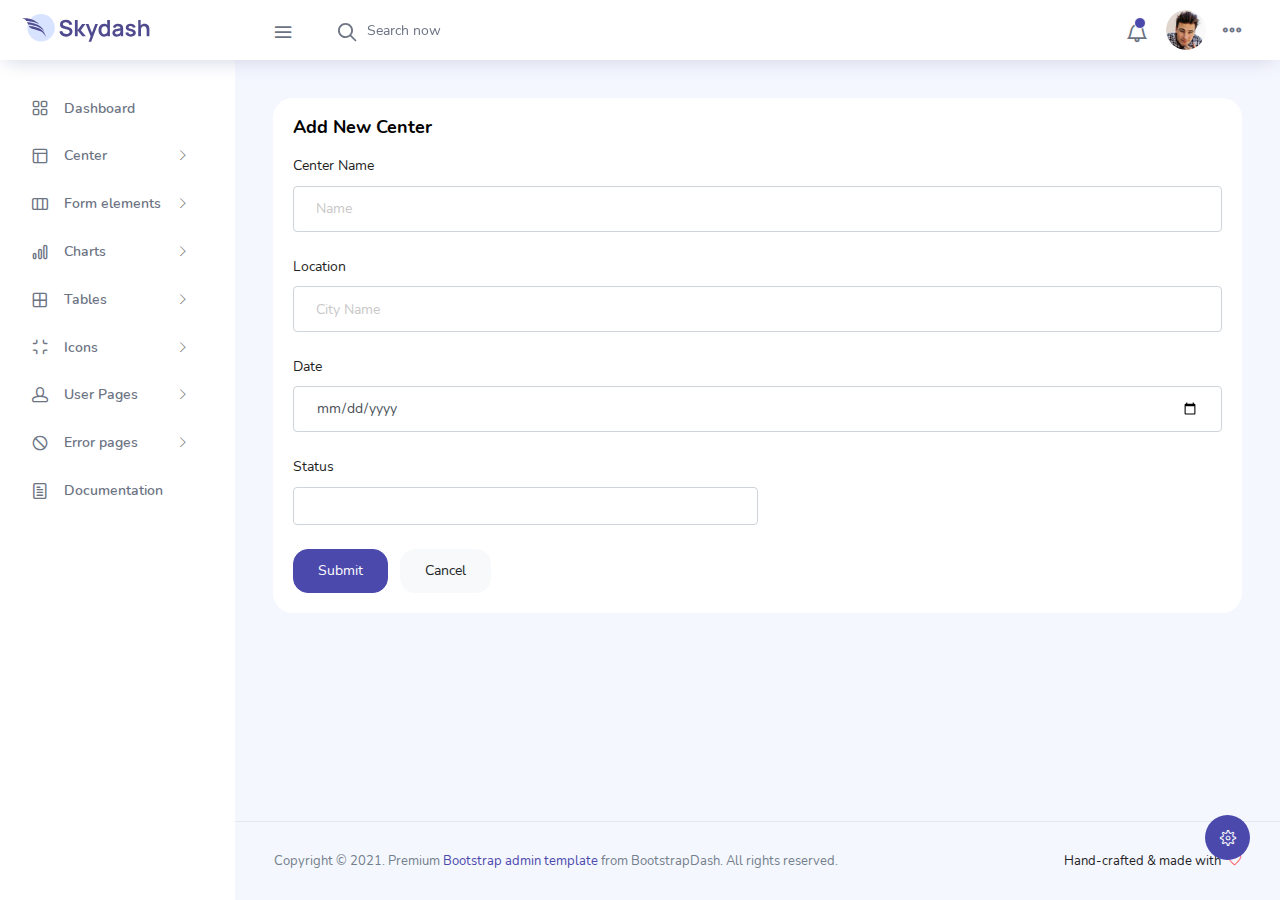
<file: pages/forms/add_center.html>
<!DOCTYPE html>
<html lang="en">

<head>
  <!-- Required meta tags -->
  <meta charset="utf-8">
  <meta name="viewport" content="width=device-width, initial-scale=1, shrink-to-fit=no">
  <title>Skydash Admin</title>
  <!-- plugins:css -->
  <link rel="stylesheet" href="../../vendors/feather/feather.css">
  <link rel="stylesheet" href="../../vendors/ti-icons/css/themify-icons.css">
  <link rel="stylesheet" href="../../vendors/css/vendor.bundle.base.css">
  <!-- endinject -->
  <!-- Plugin css for this page -->
  <link rel="stylesheet" href="../../vendors/select2/select2.min.css">
  <link rel="stylesheet" href="../../vendors/select2-bootstrap-theme/select2-bootstrap.min.css">
  <!-- End plugin css for this page -->
  <!-- inject:css -->
  <link rel="stylesheet" href="../../css/vertical-layout-light/style.css">
  <!-- endinject -->
  <link rel="shortcut icon" href="../../images/favicon.png" />
</head>

<body>
  <div class="container-scroller">
    <!-- partial:../../partials/_navbar.html -->
    <nav class="navbar col-lg-12 col-12 p-0 fixed-top d-flex flex-row">
      <div class="text-center navbar-brand-wrapper d-flex align-items-center justify-content-center">
        <a class="navbar-brand brand-logo mr-5" href="../../index.html"><img src="../../images/logo.svg" class="mr-2" alt="logo"/></a>
        <a class="navbar-brand brand-logo-mini" href="../../index.html"><img src="../../images/logo-mini.svg" alt="logo"/></a>
      </div>
      <div class="navbar-menu-wrapper d-flex align-items-center justify-content-end">
        <button class="navbar-toggler navbar-toggler align-self-center" type="button" data-toggle="minimize">
          <span class="icon-menu"></span>
        </button>
        <ul class="navbar-nav mr-lg-2">
          <li class="nav-item nav-search d-none d-lg-block">
            <div class="input-group">
              <div class="input-group-prepend hover-cursor" id="navbar-search-icon">
                <span class="input-group-text" id="search">
                  <i class="icon-search"></i>
                </span>
              </div>
              <input type="text" class="form-control" id="navbar-search-input" placeholder="Search now" aria-label="search" aria-describedby="search">
            </div>
          </li>
        </ul>
        <ul class="navbar-nav navbar-nav-right">
          <li class="nav-item dropdown">
            <a class="nav-link count-indicator dropdown-toggle" id="notificationDropdown" href="#" data-toggle="dropdown">
              <i class="icon-bell mx-0"></i>
              <span class="count"></span>
            </a>
            <div class="dropdown-menu dropdown-menu-right navbar-dropdown preview-list" aria-labelledby="notificationDropdown">
              <p class="mb-0 font-weight-normal float-left dropdown-header">Notifications</p>
              <a class="dropdown-item preview-item">
                <div class="preview-thumbnail">
                  <div class="preview-icon bg-success">
                    <i class="ti-info-alt mx-0"></i>
                  </div>
                </div>
                <div class="preview-item-content">
                  <h6 class="preview-subject font-weight-normal">Application Error</h6>
                  <p class="font-weight-light small-text mb-0 text-muted">
                    Just now
                  </p>
                </div>
              </a>
              <a class="dropdown-item preview-item">
                <div class="preview-thumbnail">
                  <div class="preview-icon bg-warning">
                    <i class="ti-settings mx-0"></i>
                  </div>
                </div>
                <div class="preview-item-content">
                  <h6 class="preview-subject font-weight-normal">Settings</h6>
                  <p class="font-weight-light small-text mb-0 text-muted">
                    Private message
                  </p>
                </div>
              </a>
              <a class="dropdown-item preview-item">
                <div class="preview-thumbnail">
                  <div class="preview-icon bg-info">
                    <i class="ti-user mx-0"></i>
                  </div>
                </div>
                <div class="preview-item-content">
                  <h6 class="preview-subject font-weight-normal">New user registration</h6>
                  <p class="font-weight-light small-text mb-0 text-muted">
                    2 days ago
                  </p>
                </div>
              </a>
            </div>
          </li>
          <li class="nav-item nav-profile dropdown">
            <a class="nav-link dropdown-toggle" href="#" data-toggle="dropdown" id="profileDropdown">
              <img src="../../images/faces/face28.jpg" alt="profile"/>
            </a>
            <div class="dropdown-menu dropdown-menu-right navbar-dropdown" aria-labelledby="profileDropdown">
              <a class="dropdown-item">
                <i class="ti-settings text-primary"></i>
                Settings
              </a>
              <a class="dropdown-item">
                <i class="ti-power-off text-primary"></i>
                Logout
              </a>
            </div>
          </li>
          <li class="nav-item nav-settings d-none d-lg-flex">
            <a class="nav-link" href="#">
              <i class="icon-ellipsis"></i>
            </a>
          </li>
        </ul>
        <button class="navbar-toggler navbar-toggler-right d-lg-none align-self-center" type="button" data-toggle="offcanvas">
          <span class="icon-menu"></span>
        </button>
      </div>
    </nav>
    <!-- partial -->
    <div class="container-fluid page-body-wrapper">
      <!-- partial:../../partials/_settings-panel.html -->
      <div class="theme-setting-wrapper">
        <div id="settings-trigger"><i class="ti-settings"></i></div>
        <div id="theme-settings" class="settings-panel">
          <i class="settings-close ti-close"></i>
          <p class="settings-heading">SIDEBAR SKINS</p>
          <div class="sidebar-bg-options selected" id="sidebar-light-theme"><div class="img-ss rounded-circle bg-light border mr-3"></div>Light</div>
          <div class="sidebar-bg-options" id="sidebar-dark-theme"><div class="img-ss rounded-circle bg-dark border mr-3"></div>Dark</div>
          <p class="settings-heading mt-2">HEADER SKINS</p>
          <div class="color-tiles mx-0 px-4">
            <div class="tiles success"></div>
            <div class="tiles warning"></div>
            <div class="tiles danger"></div>
            <div class="tiles info"></div>
            <div class="tiles dark"></div>
            <div class="tiles default"></div>
          </div>
        </div>
      </div>
      <div id="right-sidebar" class="settings-panel">
        <i class="settings-close ti-close"></i>
        <ul class="nav nav-tabs border-top" id="setting-panel" role="tablist">
          <li class="nav-item">
            <a class="nav-link active" id="todo-tab" data-toggle="tab" href="#todo-section" role="tab" aria-controls="todo-section" aria-expanded="true">TO DO LIST</a>
          </li>
          <li class="nav-item">
            <a class="nav-link" id="chats-tab" data-toggle="tab" href="#chats-section" role="tab" aria-controls="chats-section">CHATS</a>
          </li>
        </ul>
        <div class="tab-content" id="setting-content">
          <div class="tab-pane fade show active scroll-wrapper" id="todo-section" role="tabpanel" aria-labelledby="todo-section">
            <div class="add-items d-flex px-3 mb-0">
              <form class="form w-100">
                <div class="form-group d-flex">
                  <input type="text" class="form-control todo-list-input" placeholder="Add To-do">
                  <button type="submit" class="add btn btn-primary todo-list-add-btn" id="add-task">Add</button>
                </div>
              </form>
            </div>
            <div class="list-wrapper px-3">
              <ul class="d-flex flex-column-reverse todo-list">
                <li>
                  <div class="form-check">
                    <label class="form-check-label">
                      <input class="checkbox" type="checkbox">
                      Team review meeting at 3.00 PM
                    </label>
                  </div>
                  <i class="remove ti-close"></i>
                </li>
                <li>
                  <div class="form-check">
                    <label class="form-check-label">
                      <input class="checkbox" type="checkbox">
                      Prepare for presentation
                    </label>
                  </div>
                  <i class="remove ti-close"></i>
                </li>
                <li>
                  <div class="form-check">
                    <label class="form-check-label">
                      <input class="checkbox" type="checkbox">
                      Resolve all the low priority tickets due today
                    </label>
                  </div>
                  <i class="remove ti-close"></i>
                </li>
                <li class="completed">
                  <div class="form-check">
                    <label class="form-check-label">
                      <input class="checkbox" type="checkbox" checked>
                      Schedule meeting for next week
                    </label>
                  </div>
                  <i class="remove ti-close"></i>
                </li>
                <li class="completed">
                  <div class="form-check">
                    <label class="form-check-label">
                      <input class="checkbox" type="checkbox" checked>
                      Project review
                    </label>
                  </div>
                  <i class="remove ti-close"></i>
                </li>
              </ul>
            </div>
            <h4 class="px-3 text-muted mt-5 font-weight-light mb-0">Events</h4>
            <div class="events pt-4 px-3">
              <div class="wrapper d-flex mb-2">
                <i class="ti-control-record text-primary mr-2"></i>
                <span>Feb 11 2018</span>
              </div>
              <p class="mb-0 font-weight-thin text-gray">Creating component page build a js</p>
              <p class="text-gray mb-0">The total number of sessions</p>
            </div>
            <div class="events pt-4 px-3">
              <div class="wrapper d-flex mb-2">
                <i class="ti-control-record text-primary mr-2"></i>
                <span>Feb 7 2018</span>
              </div>
              <p class="mb-0 font-weight-thin text-gray">Meeting with Alisa</p>
              <p class="text-gray mb-0 ">Call Sarah Graves</p>
            </div>
          </div>
          <!-- To do section tab ends -->
          <div class="tab-pane fade" id="chats-section" role="tabpanel" aria-labelledby="chats-section">
            <div class="d-flex align-items-center justify-content-between border-bottom">
              <p class="settings-heading border-top-0 mb-3 pl-3 pt-0 border-bottom-0 pb-0">Friends</p>
              <small class="settings-heading border-top-0 mb-3 pt-0 border-bottom-0 pb-0 pr-3 font-weight-normal">See All</small>
            </div>
            <ul class="chat-list">
              <li class="list active">
                <div class="profile"><img src="../../images/faces/face1.jpg" alt="image"><span class="online"></span></div>
                <div class="info">
                  <p>Thomas Douglas</p>
                  <p>Available</p>
                </div>
                <small class="text-muted my-auto">19 min</small>
              </li>
              <li class="list">
                <div class="profile"><img src="../../images/faces/face2.jpg" alt="image"><span class="offline"></span></div>
                <div class="info">
                  <div class="wrapper d-flex">
                    <p>Catherine</p>
                  </div>
                  <p>Away</p>
                </div>
                <div class="badge badge-success badge-pill my-auto mx-2">4</div>
                <small class="text-muted my-auto">23 min</small>
              </li>
              <li class="list">
                <div class="profile"><img src="../../images/faces/face3.jpg" alt="image"><span class="online"></span></div>
                <div class="info">
                  <p>Daniel Russell</p>
                  <p>Available</p>
                </div>
                <small class="text-muted my-auto">14 min</small>
              </li>
              <li class="list">
                <div class="profile"><img src="../../images/faces/face4.jpg" alt="image"><span class="offline"></span></div>
                <div class="info">
                  <p>James Richardson</p>
                  <p>Away</p>
                </div>
                <small class="text-muted my-auto">2 min</small>
              </li>
              <li class="list">
                <div class="profile"><img src="../../images/faces/face5.jpg" alt="image"><span class="online"></span></div>
                <div class="info">
                  <p>Madeline Kennedy</p>
                  <p>Available</p>
                </div>
                <small class="text-muted my-auto">5 min</small>
              </li>
              <li class="list">
                <div class="profile"><img src="../../images/faces/face6.jpg" alt="image"><span class="online"></span></div>
                <div class="info">
                  <p>Sarah Graves</p>
                  <p>Available</p>
                </div>
                <small class="text-muted my-auto">47 min</small>
              </li>
            </ul>
          </div>
          <!-- chat tab ends -->
        </div>
      </div>
      <!-- partial -->
      <!-- partial:../../partials/_sidebar.html -->
      <nav class="sidebar sidebar-offcanvas" id="sidebar">
        <ul class="nav">
          <li class="nav-item">
            <a class="nav-link" href="../../index.html">
              <i class="icon-grid menu-icon"></i>
              <span class="menu-title">Dashboard</span>
            </a>
          </li>
          <li class="nav-item">
            <a class="nav-link" data-toggle="collapse" href="#ui-basic" aria-expanded="false" aria-controls="ui-basic">
              <i class="icon-layout menu-icon"></i>
              <span class="menu-title">Center</span>
              <i class="menu-arrow"></i>
            </a>
            <div class="collapse" id="ui-basic">
              <ul class="nav flex-column sub-menu">
                <li class="nav-item"> <a class="nav-link" href="../../pages/forms/add center.html">Add Center</a></li>
                <li class="nav-item"> <a class="nav-link" href="../../pages/ui-features/dropdowns.html">View Centers</a></li>
               </ul>
            </div>
          </li>
          <li class="nav-item">
            <a class="nav-link" data-toggle="collapse" href="#form-elements" aria-expanded="false" aria-controls="form-elements">
              <i class="icon-columns menu-icon"></i>
              <span class="menu-title">Form elements</span>
              <i class="menu-arrow"></i>
            </a>
            <div class="collapse" id="form-elements">
              <ul class="nav flex-column sub-menu">
                <li class="nav-item"><a class="nav-link" href="../../pages/forms/basic_elements.html">Basic Elements</a></li>
              </ul>
            </div>
          </li>
          <li class="nav-item">
            <a class="nav-link" data-toggle="collapse" href="#charts" aria-expanded="false" aria-controls="charts">
              <i class="icon-bar-graph menu-icon"></i>
              <span class="menu-title">Charts</span>
              <i class="menu-arrow"></i>
            </a>
            <div class="collapse" id="charts">
              <ul class="nav flex-column sub-menu">
                <li class="nav-item"> <a class="nav-link" href="../../pages/charts/chartjs.html">ChartJs</a></li>
              </ul>
            </div>
          </li>
          <li class="nav-item">
            <a class="nav-link" data-toggle="collapse" href="#tables" aria-expanded="false" aria-controls="tables">
              <i class="icon-grid-2 menu-icon"></i>
              <span class="menu-title">Tables</span>
              <i class="menu-arrow"></i>
            </a>
            <div class="collapse" id="tables">
              <ul class="nav flex-column sub-menu">
                <li class="nav-item"> <a class="nav-link" href="../../pages/tables/basic-table.html">Basic table</a></li>
              </ul>
            </div>
          </li>
          <li class="nav-item">
            <a class="nav-link" data-toggle="collapse" href="#icons" aria-expanded="false" aria-controls="icons">
              <i class="icon-contract menu-icon"></i>
              <span class="menu-title">Icons</span>
              <i class="menu-arrow"></i>
            </a>
            <div class="collapse" id="icons">
              <ul class="nav flex-column sub-menu">
                <li class="nav-item"> <a class="nav-link" href="../../pages/icons/mdi.html">Mdi icons</a></li>
              </ul>
            </div>
          </li>
          <li class="nav-item">
            <a class="nav-link" data-toggle="collapse" href="#auth" aria-expanded="false" aria-controls="auth">
              <i class="icon-head menu-icon"></i>
              <span class="menu-title">User Pages</span>
              <i class="menu-arrow"></i>
            </a>
            <div class="collapse" id="auth">
              <ul class="nav flex-column sub-menu">
                <li class="nav-item"> <a class="nav-link" href="../../pages/samples/login.html"> Login </a></li>
                <li class="nav-item"> <a class="nav-link" href="../../pages/samples/register.html"> Register </a></li>
              </ul>
            </div>
          </li>
          <li class="nav-item">
            <a class="nav-link" data-toggle="collapse" href="#error" aria-expanded="false" aria-controls="error">
              <i class="icon-ban menu-icon"></i>
              <span class="menu-title">Error pages</span>
              <i class="menu-arrow"></i>
            </a>
            <div class="collapse" id="error">
              <ul class="nav flex-column sub-menu">
                <li class="nav-item"> <a class="nav-link" href="../../pages/samples/error-404.html"> 404 </a></li>
                <li class="nav-item"> <a class="nav-link" href="../../pages/samples/error-500.html"> 500 </a></li>
              </ul>
            </div>
          </li>
          <li class="nav-item">
            <a class="nav-link" href="../../pages/documentation/documentation.html">
              <i class="icon-paper menu-icon"></i>
              <span class="menu-title">Documentation</span>
            </a>
          </li>
        </ul>
      </nav>
      <!-- partial -->
      <div class="main-panel">        
        <div class="content-wrapper">
          <div class="row">

         
            <div class="col-12 grid-margin stretch-card">
              <div class="card">
                <div class="card-body">
                  <h4 class="card-title">Add new Center</h4>
                  
                  <form class="forms-sample">
                    <div class="form-group">
                      <label for="exampleInputName1"> Center Name</label>
                      <input type="text" class="form-control" id="exampleInputName1" placeholder="Name">
                    </div>
                    <div class="form-group">
                      <label for="exampleInputEmail3">Location </label>
                      <input type="text" class="form-control" id="exampleInputEmail3" placeholder="City Name">
                    </div>
                    <div class="form-group">
                      <label for="exampleInputPassword4">Date</label>
                      <input type="date" class="form-control" id="exampleInputPassword4" placeholder="21/02/2000">
                    </div>
                    <div class="form-group">
                      <label>Status </label>
                      <br>
                      <select class="js-example-basic-multiple w-50" multiple="multiple">
                        <option value="AL">Active</option>
                        <option value="WY">Pending</option>
                        <option value="AM">Cancelled</option>
                      </select>
                    </div>
                   
                    <button type="submit" class="btn btn-primary mr-2">Submit</button>
                    <button class="btn btn-light">Cancel</button>
                  </form>
                </div>
              </div>
            </div>
         
          </div>
        </div>
        <!-- content-wrapper ends -->
        <!-- partial:../../partials/_footer.html -->
        <footer class="footer">
          <div class="d-sm-flex justify-content-center justify-content-sm-between">
            <span class="text-muted text-center text-sm-left d-block d-sm-inline-block">Copyright © 2021.  Premium <a href="https://www.bootstrapdash.com/" target="_blank">Bootstrap admin template</a> from BootstrapDash. All rights reserved.</span>
            <span class="float-none float-sm-right d-block mt-1 mt-sm-0 text-center">Hand-crafted & made with <i class="ti-heart text-danger ml-1"></i></span>
          </div>
        </footer>
        <!-- partial -->
      </div>
      <!-- main-panel ends -->
    </div>
    <!-- page-body-wrapper ends -->
  </div>
  <!-- container-scroller -->
  <!-- plugins:js -->
  <script src="../../vendors/js/vendor.bundle.base.js"></script>
  <!-- endinject -->
  <!-- Plugin js for this page -->
  <script src="../../vendors/typeahead.js/typeahead.bundle.min.js"></script>
  <script src="../../vendors/select2/select2.min.js"></script>
  <!-- End plugin js for this page -->
  <!-- inject:js -->
  <script src="../../js/off-canvas.js"></script>
  <script src="../../js/hoverable-collapse.js"></script>
  <script src="../../js/template.js"></script>
  <script src="../../js/settings.js"></script>
  <script src="../../js/todolist.js"></script>
  <!-- endinject -->
  <!-- Custom js for this page-->
  <script src="../../js/file-upload.js"></script>
  <script src="../../js/typeahead.js"></script>
  <script src="../../js/select2.js"></script>
  <!-- End custom js for this page-->
</body>

</html>
</file>
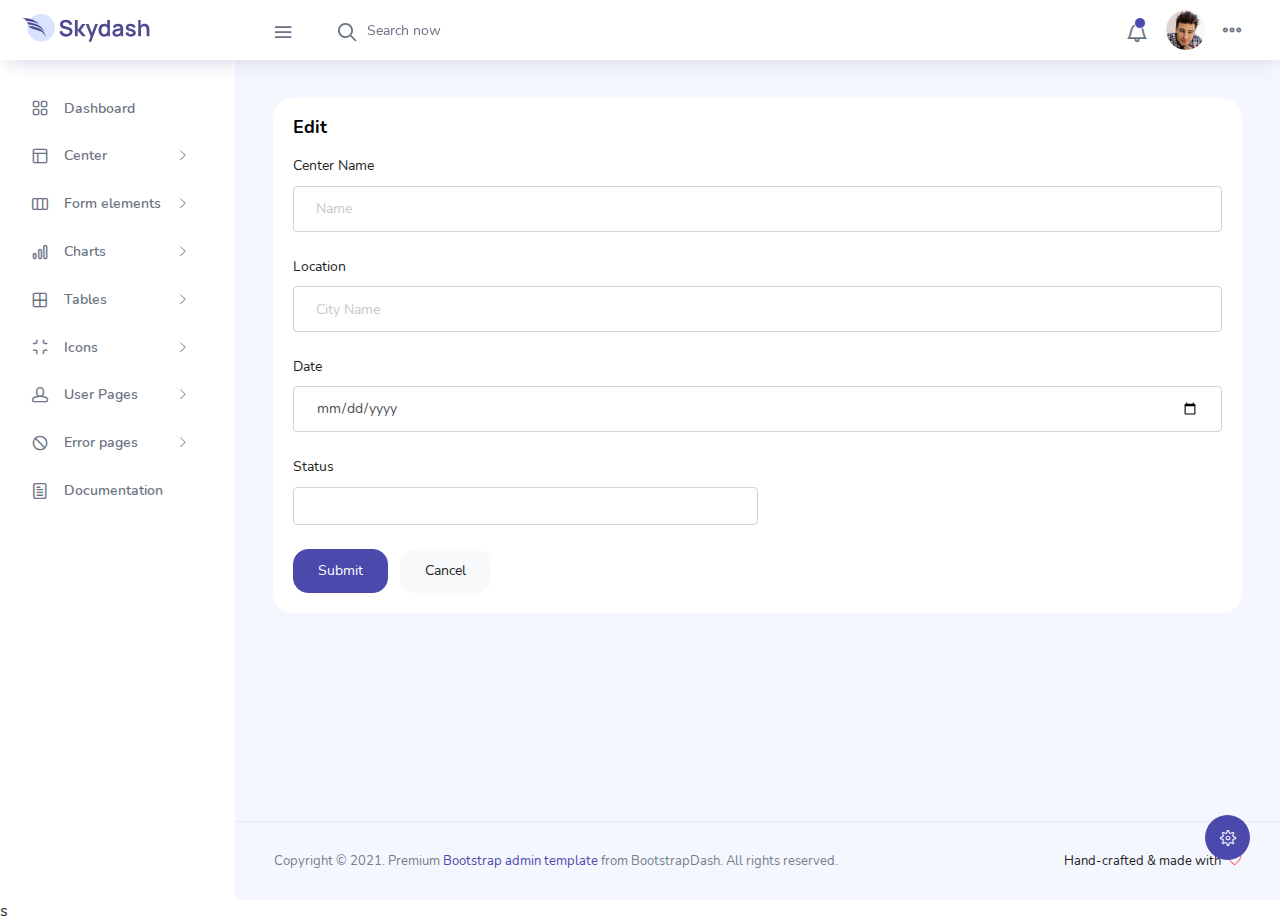
<file: pages/forms/AJK_IT_Center_Mirpur.html>
<!DOCTYPE html>
<html lang="en">

<head>
  <!-- Required meta tags -->
  <meta charset="utf-8">
  <meta name="viewport" content="width=device-width, initial-scale=1, shrink-to-fit=no">
  <title>Skydash Admin</title>
  <!-- plugins:css -->
  <link rel="stylesheet" href="../../vendors/feather/feather.css">
  <link rel="stylesheet" href="../../vendors/ti-icons/css/themify-icons.css">
  <link rel="stylesheet" href="../../vendors/css/vendor.bundle.base.css">
  <!-- endinject -->
  <!-- Plugin css for this page -->
  <link rel="stylesheet" href="../../vendors/select2/select2.min.css">
  <link rel="stylesheet" href="../../vendors/select2-bootstrap-theme/select2-bootstrap.min.css">
  <!-- End plugin css for this page -->
  <!-- inject:css -->
  <link rel="stylesheet" href="../../css/vertical-layout-light/style.css">
  <!-- endinject -->
  <link rel="shortcut icon" href="../../images/favicon.png" />
</head>

<body>
  <div class="container-scroller">
    <!-- partial:../../partials/_navbar.html -->
    <nav class="navbar col-lg-12 col-12 p-0 fixed-top d-flex flex-row">
      <div class="text-center navbar-brand-wrapper d-flex align-items-center justify-content-center">
        <a class="navbar-brand brand-logo mr-5" href="../../index.html"><img src="../../images/logo.svg" class="mr-2" alt="logo"/></a>
        <a class="navbar-brand brand-logo-mini" href="../../index.html"><img src="../../images/logo-mini.svg" alt="logo"/></a>
      </div>
      <div class="navbar-menu-wrapper d-flex align-items-center justify-content-end">
        <button class="navbar-toggler navbar-toggler align-self-center" type="button" data-toggle="minimize">
          <span class="icon-menu"></span>
        </button>
        <ul class="navbar-nav mr-lg-2">
          <li class="nav-item nav-search d-none d-lg-block">
            <div class="input-group">
              <div class="input-group-prepend hover-cursor" id="navbar-search-icon">
                <span class="input-group-text" id="search">
                  <i class="icon-search"></i>
                </span>
              </div>
              <input type="text" class="form-control" id="navbar-search-input" placeholder="Search now" aria-label="search" aria-describedby="search">
            </div>
          </li>
        </ul>
        <ul class="navbar-nav navbar-nav-right">
          <li class="nav-item dropdown">
            <a class="nav-link count-indicator dropdown-toggle" id="notificationDropdown" href="#" data-toggle="dropdown">
              <i class="icon-bell mx-0"></i>
              <span class="count"></span>
            </a>
            <div class="dropdown-menu dropdown-menu-right navbar-dropdown preview-list" aria-labelledby="notificationDropdown">
              <p class="mb-0 font-weight-normal float-left dropdown-header">Notifications</p>
              <a class="dropdown-item preview-item">
                <div class="preview-thumbnail">
                  <div class="preview-icon bg-success">
                    <i class="ti-info-alt mx-0"></i>
                  </div>
                </div>
                <div class="preview-item-content">
                  <h6 class="preview-subject font-weight-normal">Application Error</h6>
                  <p class="font-weight-light small-text mb-0 text-muted">
                    Just now
                  </p>
                </div>
              </a>
              <a class="dropdown-item preview-item">
                <div class="preview-thumbnail">
                  <div class="preview-icon bg-warning">
                    <i class="ti-settings mx-0"></i>
                  </div>
                </div>
                <div class="preview-item-content">
                  <h6 class="preview-subject font-weight-normal">Settings</h6>
                  <p class="font-weight-light small-text mb-0 text-muted">
                    Private message
                  </p>
                </div>
              </a>
              <a class="dropdown-item preview-item">
                <div class="preview-thumbnail">
                  <div class="preview-icon bg-info">
                    <i class="ti-user mx-0"></i>
                  </div>
                </div>
                <div class="preview-item-content">
                  <h6 class="preview-subject font-weight-normal">New user registration</h6>
                  <p class="font-weight-light small-text mb-0 text-muted">
                    2 days ago
                  </p>
                </div>
              </a>
            </div>
          </li>
          <li class="nav-item nav-profile dropdown">
            <a class="nav-link dropdown-toggle" href="#" data-toggle="dropdown" id="profileDropdown">
              <img src="../../images/faces/face28.jpg" alt="profile"/>
            </a>
            <div class="dropdown-menu dropdown-menu-right navbar-dropdown" aria-labelledby="profileDropdown">
              <a class="dropdown-item">
                <i class="ti-settings text-primary"></i>
                Settings
              </a>
              <a class="dropdown-item">
                <i class="ti-power-off text-primary"></i>
                Logout
              </a>
            </div>
          </li>
          <li class="nav-item nav-settings d-none d-lg-flex">
            <a class="nav-link" href="#">
              <i class="icon-ellipsis"></i>
            </a>
          </li>
        </ul>
        <button class="navbar-toggler navbar-toggler-right d-lg-none align-self-center" type="button" data-toggle="offcanvas">
          <span class="icon-menu"></span>
        </button>
      </div>
    </nav>
    <!-- partial -->
    <div class="container-fluid page-body-wrapper">
      <!-- partial:../../partials/_settings-panel.html -->
      <div class="theme-setting-wrapper">
        <div id="settings-trigger"><i class="ti-settings"></i></div>
        <div id="theme-settings" class="settings-panel">
          <i class="settings-close ti-close"></i>
          <p class="settings-heading">SIDEBAR SKINS</p>
          <div class="sidebar-bg-options selected" id="sidebar-light-theme"><div class="img-ss rounded-circle bg-light border mr-3"></div>Light</div>
          <div class="sidebar-bg-options" id="sidebar-dark-theme"><div class="img-ss rounded-circle bg-dark border mr-3"></div>Dark</div>
          <p class="settings-heading mt-2">HEADER SKINS</p>
          <div class="color-tiles mx-0 px-4">
            <div class="tiles success"></div>
            <div class="tiles warning"></div>
            <div class="tiles danger"></div>
            <div class="tiles info"></div>
            <div class="tiles dark"></div>
            <div class="tiles default"></div>
          </div>
        </div>
      </div>
      <div id="right-sidebar" class="settings-panel">
        <i class="settings-close ti-close"></i>
        <ul class="nav nav-tabs border-top" id="setting-panel" role="tablist">
          <li class="nav-item">
            <a class="nav-link active" id="todo-tab" data-toggle="tab" href="#todo-section" role="tab" aria-controls="todo-section" aria-expanded="true">TO DO LIST</a>
          </li>
          <li class="nav-item">
            <a class="nav-link" id="chats-tab" data-toggle="tab" href="#chats-section" role="tab" aria-controls="chats-section">CHATS</a>
          </li>
        </ul>
        <div class="tab-content" id="setting-content">
          <div class="tab-pane fade show active scroll-wrapper" id="todo-section" role="tabpanel" aria-labelledby="todo-section">
            <div class="add-items d-flex px-3 mb-0">
              <form class="form w-100">
                <div class="form-group d-flex">
                  <input type="text" class="form-control todo-list-input" placeholder="Add To-do">
                  <button type="submit" class="add btn btn-primary todo-list-add-btn" id="add-task">Add</button>
                </div>
              </form>
            </div>
            <div class="list-wrapper px-3">
              <ul class="d-flex flex-column-reverse todo-list">
                <li>
                  <div class="form-check">
                    <label class="form-check-label">
                      <input class="checkbox" type="checkbox">
                      Team review meeting at 3.00 PM
                    </label>
                  </div>
                  <i class="remove ti-close"></i>
                </li>
                <li>
                  <div class="form-check">
                    <label class="form-check-label">
                      <input class="checkbox" type="checkbox">
                      Prepare for presentation
                    </label>
                  </div>
                  <i class="remove ti-close"></i>
                </li>
                <li>
                  <div class="form-check">
                    <label class="form-check-label">
                      <input class="checkbox" type="checkbox">
                      Resolve all the low priority tickets due today
                    </label>
                  </div>
                  <i class="remove ti-close"></i>
                </li>
                <li class="completed">
                  <div class="form-check">
                    <label class="form-check-label">
                      <input class="checkbox" type="checkbox" checked>
                      Schedule meeting for next week
                    </label>
                  </div>
                  <i class="remove ti-close"></i>
                </li>
                <li class="completed">
                  <div class="form-check">
                    <label class="form-check-label">
                      <input class="checkbox" type="checkbox" checked>
                      Project review
                    </label>
                  </div>
                  <i class="remove ti-close"></i>
                </li>
              </ul>
            </div>
            <h4 class="px-3 text-muted mt-5 font-weight-light mb-0">Events</h4>
            <div class="events pt-4 px-3">
              <div class="wrapper d-flex mb-2">
                <i class="ti-control-record text-primary mr-2"></i>
                <span>Feb 11 2018</span>
              </div>
              <p class="mb-0 font-weight-thin text-gray">Creating component page build a js</p>
              <p class="text-gray mb-0">The total number of sessions</p>
            </div>
            <div class="events pt-4 px-3">
              <div class="wrapper d-flex mb-2">
                <i class="ti-control-record text-primary mr-2"></i>
                <span>Feb 7 2018</span>
              </div>
              <p class="mb-0 font-weight-thin text-gray">Meeting with Alisa</p>
              <p class="text-gray mb-0 ">Call Sarah Graves</p>
            </div>
          </div>
          <!-- To do section tab ends -->
          <div class="tab-pane fade" id="chats-section" role="tabpanel" aria-labelledby="chats-section">
            <div class="d-flex align-items-center justify-content-between border-bottom">
              <p class="settings-heading border-top-0 mb-3 pl-3 pt-0 border-bottom-0 pb-0">Friends</p>
              <small class="settings-heading border-top-0 mb-3 pt-0 border-bottom-0 pb-0 pr-3 font-weight-normal">See All</small>
            </div>
            <ul class="chat-list">
              <li class="list active">
                <div class="profile"><img src="../../images/faces/face1.jpg" alt="image"><span class="online"></span></div>
                <div class="info">
                  <p>Thomas Douglas</p>
                  <p>Available</p>
                </div>
                <small class="text-muted my-auto">19 min</small>
              </li>
              <li class="list">
                <div class="profile"><img src="../../images/faces/face2.jpg" alt="image"><span class="offline"></span></div>
                <div class="info">
                  <div class="wrapper d-flex">
                    <p>Catherine</p>
                  </div>
                  <p>Away</p>
                </div>
                <div class="badge badge-success badge-pill my-auto mx-2">4</div>
                <small class="text-muted my-auto">23 min</small>
              </li>
              <li class="list">
                <div class="profile"><img src="../../images/faces/face3.jpg" alt="image"><span class="online"></span></div>
                <div class="info">
                  <p>Daniel Russell</p>
                  <p>Available</p>
                </div>
                <small class="text-muted my-auto">14 min</small>
              </li>
              <li class="list">
                <div class="profile"><img src="../../images/faces/face4.jpg" alt="image"><span class="offline"></span></div>
                <div class="info">
                  <p>James Richardson</p>
                  <p>Away</p>
                </div>
                <small class="text-muted my-auto">2 min</small>
              </li>
              <li class="list">
                <div class="profile"><img src="../../images/faces/face5.jpg" alt="image"><span class="online"></span></div>
                <div class="info">
                  <p>Madeline Kennedy</p>
                  <p>Available</p>
                </div>
                <small class="text-muted my-auto">5 min</small>
              </li>
              <li class="list">
                <div class="profile"><img src="../../images/faces/face6.jpg" alt="image"><span class="online"></span></div>
                <div class="info">
                  <p>Sarah Graves</p>
                  <p>Available</p>
                </div>
                <small class="text-muted my-auto">47 min</small>
              </li>
            </ul>
          </div>
          <!-- chat tab ends -->
        </div>
      </div>
      <!-- partial -->
      <!-- partial:../../partials/_sidebar.html -->
      <nav class="sidebar sidebar-offcanvas" id="sidebar">
        <ul class="nav">
          <li class="nav-item">
            <a class="nav-link" href="../../index.html">
              <i class="icon-grid menu-icon"></i>
              <span class="menu-title">Dashboard</span>
            </a>
          </li>
          <li class="nav-item">
            <a class="nav-link" data-toggle="collapse" href="#ui-basic" aria-expanded="false" aria-controls="ui-basic">
              <i class="icon-layout menu-icon"></i>
              <span class="menu-title">Center</span>
              <i class="menu-arrow"></i>
            </a>
            <div class="collapse" id="ui-basic">
              <ul class="nav flex-column sub-menu">
                <li class="nav-item"> <a class="nav-link" href="../../pages/forms/add center.html">Add Center</a></li>
                <li class="nav-item"> <a class="nav-link" href="../../pages/ui-features/dropdowns.html">View Centers</a></li>
               </ul>
            </div>
          </li>
          <li class="nav-item">
            <a class="nav-link" data-toggle="collapse" href="#form-elements" aria-expanded="false" aria-controls="form-elements">
              <i class="icon-columns menu-icon"></i>
              <span class="menu-title">Form elements</span>
              <i class="menu-arrow"></i>
            </a>
            <div class="collapse" id="form-elements">
              <ul class="nav flex-column sub-menu">
                <li class="nav-item"><a class="nav-link" href="../../pages/forms/basic_elements.html">Basic Elements</a></li>
              </ul>
            </div>
          </li>
          <li class="nav-item">
            <a class="nav-link" data-toggle="collapse" href="#charts" aria-expanded="false" aria-controls="charts">
              <i class="icon-bar-graph menu-icon"></i>
              <span class="menu-title">Charts</span>
              <i class="menu-arrow"></i>
            </a>
            <div class="collapse" id="charts">
              <ul class="nav flex-column sub-menu">
                <li class="nav-item"> <a class="nav-link" href="../../pages/charts/chartjs.html">ChartJs</a></li>
              </ul>
            </div>
          </li>
          <li class="nav-item">
            <a class="nav-link" data-toggle="collapse" href="#tables" aria-expanded="false" aria-controls="tables">
              <i class="icon-grid-2 menu-icon"></i>
              <span class="menu-title">Tables</span>
              <i class="menu-arrow"></i>
            </a>
            <div class="collapse" id="tables">
              <ul class="nav flex-column sub-menu">
                <li class="nav-item"> <a class="nav-link" href="../../pages/tables/basic-table.html">Basic table</a></li>
              </ul>
            </div>
          </li>
          <li class="nav-item">
            <a class="nav-link" data-toggle="collapse" href="#icons" aria-expanded="false" aria-controls="icons">
              <i class="icon-contract menu-icon"></i>
              <span class="menu-title">Icons</span>
              <i class="menu-arrow"></i>
            </a>
            <div class="collapse" id="icons">
              <ul class="nav flex-column sub-menu">
                <li class="nav-item"> <a class="nav-link" href="../../pages/icons/mdi.html">Mdi icons</a></li>
              </ul>
            </div>
          </li>
          <li class="nav-item">
            <a class="nav-link" data-toggle="collapse" href="#auth" aria-expanded="false" aria-controls="auth">
              <i class="icon-head menu-icon"></i>
              <span class="menu-title">User Pages</span>
              <i class="menu-arrow"></i>
            </a>
            <div class="collapse" id="auth">
              <ul class="nav flex-column sub-menu">
                <li class="nav-item"> <a class="nav-link" href="../../pages/samples/login.html"> Login </a></li>
                <li class="nav-item"> <a class="nav-link" href="../../pages/samples/register.html"> Register </a></li>
              </ul>
            </div>
          </li>
          <li class="nav-item">
            <a class="nav-link" data-toggle="collapse" href="#error" aria-expanded="false" aria-controls="error">
              <i class="icon-ban menu-icon"></i>
              <span class="menu-title">Error pages</span>
              <i class="menu-arrow"></i>
            </a>
            <div class="collapse" id="error">
              <ul class="nav flex-column sub-menu">
                <li class="nav-item"> <a class="nav-link" href="../../pages/samples/error-404.html"> 404 </a></li>
                <li class="nav-item"> <a class="nav-link" href="../../pages/samples/error-500.html"> 500 </a></li>
              </ul>
            </div>
          </li>
          <li class="nav-item">
            <a class="nav-link" href="../../pages/documentation/documentation.html">
              <i class="icon-paper menu-icon"></i>
              <span class="menu-title">Documentation</span>
            </a>
          </li>
        </ul>
      </nav>
      <!-- partial -->
      <div class="main-panel">        
        <div class="content-wrapper">
          <div class="row">

         
            <div class="col-12 grid-margin stretch-card">
              <div class="card">
                <div class="card-body">
                  <h4 class="card-title">Edit</h4>
                  
                  <form class="forms-sample">
                    <div class="form-group">
                      <label for="exampleInputName1"> Center Name</label>
                      <input type="text" class="form-control" id="exampleInputName1" placeholder="Name">
                    </div>
                    <div class="form-group">
                      <label for="exampleInputEmail3">Location </label>
                      <input type="text" class="form-control" id="exampleInputEmail3" placeholder="City Name">
                    </div>
                    <div class="form-group">
                      <label for="exampleInputPassword4">Date</label>
                      <input type="date" class="form-control" id="exampleInputPassword4" placeholder="21/02/2000">
                    </div>
                    <div class="form-group">
                      <label>Status </label>
                      <br>
                      <select class="js-example-basic-multiple w-50" multiple="multiple">
                        <option value="AL">Active</option>
                        <option value="WY">Pending</option>
                        <option value="AM">Cancelled</option>
                      </select>
                    </div>
                   
                    <button type="submit" class="btn btn-primary mr-2">Submit</button>
                    <button class="btn btn-light">Cancel</button>
                  </form>
                </div>
              </div>
            </div>
         
          </div>
        </div>
        <!-- content-wrapper ends -->
        <!-- partial:../../partials/_footer.html -->
        <footer class="footer">
          <div class="d-sm-flex justify-content-center justify-content-sm-between">
            <span class="text-muted text-center text-sm-left d-block d-sm-inline-block">Copyright © 2021.  Premium <a href="https://www.bootstrapdash.com/" target="_blank">Bootstrap admin template</a> from BootstrapDash. All rights reserved.</span>
            <span class="float-none float-sm-right d-block mt-1 mt-sm-0 text-center">Hand-crafted & made with <i class="ti-heart text-danger ml-1"></i></span>
          </div>
        </footer>
        <!-- partial -->
      </div>
      <!-- main-panel ends -->
    </div>
    <!-- page-body-wrapper ends -->
  </div>
  <!-- container-scroller -->
  <!-- plugins:js -->
  <script src="../../vendors/js/vendor.bundle.base.js"></script>
  <!-- endinject -->
  <!-- Plugin js for this page -->
  <script src="../../vendors/typeahead.js/typeahead.bundle.min.js"></script>
  <script src="../../vendors/select2/select2.min.js"></script>
  <!-- End plugin js for this page -->
  <!-- inject:js -->
  <script src="../../js/off-canvas.js"></script>
  <script src="../../js/hoverable-collapse.js"></script>
  <script src="../../js/template.js"></script>
  <script src="../../js/settings.js"></script>
  <script src="../../js/todolist.js"></script>
  <!-- endinject -->
  <!-- Custom js for this page-->
  <script src="../../js/file-upload.js"></script>
  <script src="../../js/typeahead.js"></script>
  <script src="../../js/select2.js"></script>
  <!-- End custom js for this page-->
</body>

</html>
s
</file>
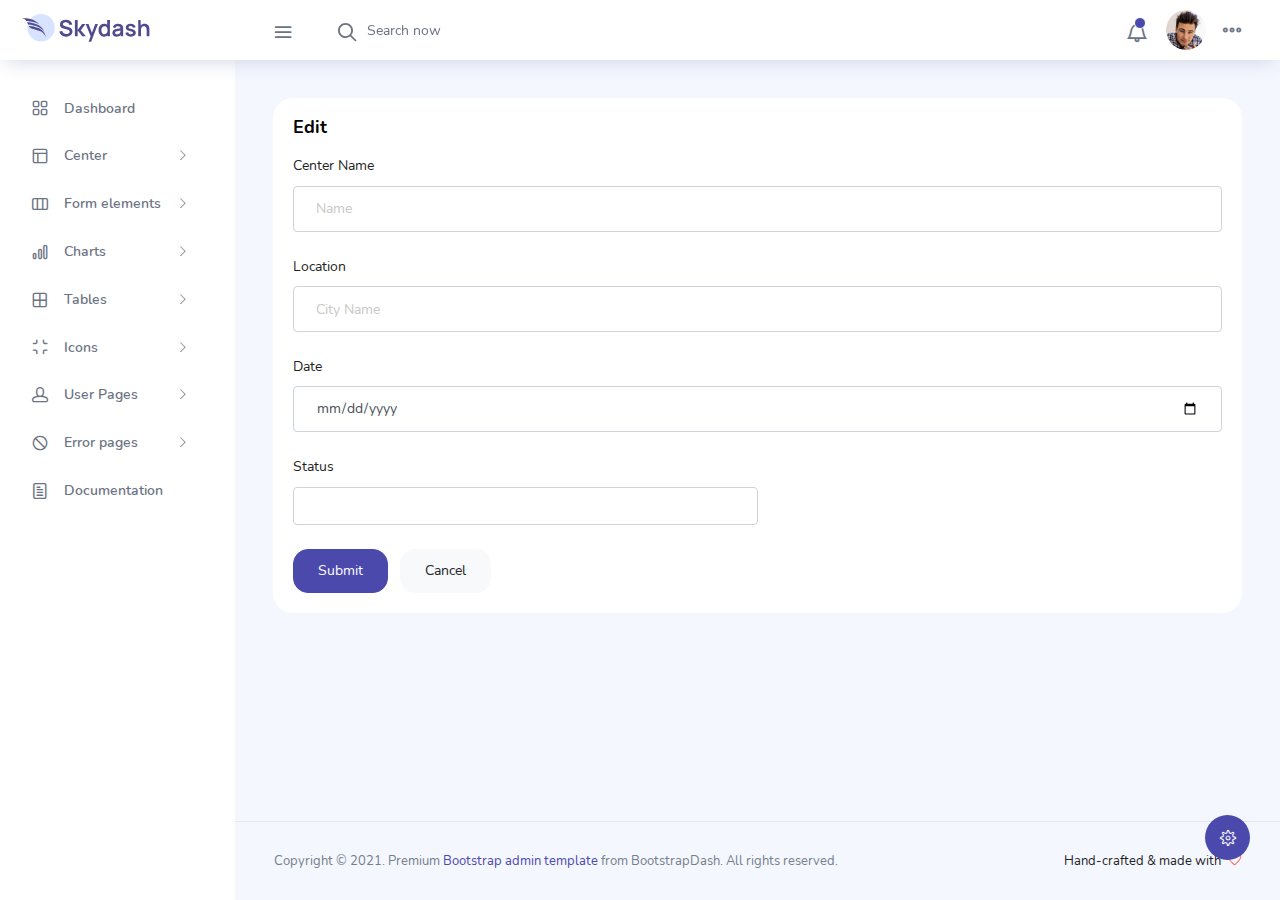
<file: pages/forms/AJK_IT_Center_Muzaffarabad.html>
<!DOCTYPE html>
<html lang="en">

<head>
  <!-- Required meta tags -->
  <meta charset="utf-8">
  <meta name="viewport" content="width=device-width, initial-scale=1, shrink-to-fit=no">
  <title>Skydash Admin</title>
  <!-- plugins:css -->
  <link rel="stylesheet" href="../../vendors/feather/feather.css">
  <link rel="stylesheet" href="../../vendors/ti-icons/css/themify-icons.css">
  <link rel="stylesheet" href="../../vendors/css/vendor.bundle.base.css">
  <!-- endinject -->
  <!-- Plugin css for this page -->
  <link rel="stylesheet" href="../../vendors/select2/select2.min.css">
  <link rel="stylesheet" href="../../vendors/select2-bootstrap-theme/select2-bootstrap.min.css">
  <!-- End plugin css for this page -->
  <!-- inject:css -->
  <link rel="stylesheet" href="../../css/vertical-layout-light/style.css">
  <!-- endinject -->
  <link rel="shortcut icon" href="../../images/favicon.png" />
</head>

<body>
  <div class="container-scroller">
    <!-- partial:../../partials/_navbar.html -->
    <nav class="navbar col-lg-12 col-12 p-0 fixed-top d-flex flex-row">
      <div class="text-center navbar-brand-wrapper d-flex align-items-center justify-content-center">
        <a class="navbar-brand brand-logo mr-5" href="../../index.html"><img src="../../images/logo.svg" class="mr-2" alt="logo"/></a>
        <a class="navbar-brand brand-logo-mini" href="../../index.html"><img src="../../images/logo-mini.svg" alt="logo"/></a>
      </div>
      <div class="navbar-menu-wrapper d-flex align-items-center justify-content-end">
        <button class="navbar-toggler navbar-toggler align-self-center" type="button" data-toggle="minimize">
          <span class="icon-menu"></span>
        </button>
        <ul class="navbar-nav mr-lg-2">
          <li class="nav-item nav-search d-none d-lg-block">
            <div class="input-group">
              <div class="input-group-prepend hover-cursor" id="navbar-search-icon">
                <span class="input-group-text" id="search">
                  <i class="icon-search"></i>
                </span>
              </div>
              <input type="text" class="form-control" id="navbar-search-input" placeholder="Search now" aria-label="search" aria-describedby="search">
            </div>
          </li>
        </ul>
        <ul class="navbar-nav navbar-nav-right">
          <li class="nav-item dropdown">
            <a class="nav-link count-indicator dropdown-toggle" id="notificationDropdown" href="#" data-toggle="dropdown">
              <i class="icon-bell mx-0"></i>
              <span class="count"></span>
            </a>
            <div class="dropdown-menu dropdown-menu-right navbar-dropdown preview-list" aria-labelledby="notificationDropdown">
              <p class="mb-0 font-weight-normal float-left dropdown-header">Notifications</p>
              <a class="dropdown-item preview-item">
                <div class="preview-thumbnail">
                  <div class="preview-icon bg-success">
                    <i class="ti-info-alt mx-0"></i>
                  </div>
                </div>
                <div class="preview-item-content">
                  <h6 class="preview-subject font-weight-normal">Application Error</h6>
                  <p class="font-weight-light small-text mb-0 text-muted">
                    Just now
                  </p>
                </div>
              </a>
              <a class="dropdown-item preview-item">
                <div class="preview-thumbnail">
                  <div class="preview-icon bg-warning">
                    <i class="ti-settings mx-0"></i>
                  </div>
                </div>
                <div class="preview-item-content">
                  <h6 class="preview-subject font-weight-normal">Settings</h6>
                  <p class="font-weight-light small-text mb-0 text-muted">
                    Private message
                  </p>
                </div>
              </a>
              <a class="dropdown-item preview-item">
                <div class="preview-thumbnail">
                  <div class="preview-icon bg-info">
                    <i class="ti-user mx-0"></i>
                  </div>
                </div>
                <div class="preview-item-content">
                  <h6 class="preview-subject font-weight-normal">New user registration</h6>
                  <p class="font-weight-light small-text mb-0 text-muted">
                    2 days ago
                  </p>
                </div>
              </a>
            </div>
          </li>
          <li class="nav-item nav-profile dropdown">
            <a class="nav-link dropdown-toggle" href="#" data-toggle="dropdown" id="profileDropdown">
              <img src="../../images/faces/face28.jpg" alt="profile"/>
            </a>
            <div class="dropdown-menu dropdown-menu-right navbar-dropdown" aria-labelledby="profileDropdown">
              <a class="dropdown-item">
                <i class="ti-settings text-primary"></i>
                Settings
              </a>
              <a class="dropdown-item">
                <i class="ti-power-off text-primary"></i>
                Logout
              </a>
            </div>
          </li>
          <li class="nav-item nav-settings d-none d-lg-flex">
            <a class="nav-link" href="#">
              <i class="icon-ellipsis"></i>
            </a>
          </li>
        </ul>
        <button class="navbar-toggler navbar-toggler-right d-lg-none align-self-center" type="button" data-toggle="offcanvas">
          <span class="icon-menu"></span>
        </button>
      </div>
    </nav>
    <!-- partial -->
    <div class="container-fluid page-body-wrapper">
      <!-- partial:../../partials/_settings-panel.html -->
      <div class="theme-setting-wrapper">
        <div id="settings-trigger"><i class="ti-settings"></i></div>
        <div id="theme-settings" class="settings-panel">
          <i class="settings-close ti-close"></i>
          <p class="settings-heading">SIDEBAR SKINS</p>
          <div class="sidebar-bg-options selected" id="sidebar-light-theme"><div class="img-ss rounded-circle bg-light border mr-3"></div>Light</div>
          <div class="sidebar-bg-options" id="sidebar-dark-theme"><div class="img-ss rounded-circle bg-dark border mr-3"></div>Dark</div>
          <p class="settings-heading mt-2">HEADER SKINS</p>
          <div class="color-tiles mx-0 px-4">
            <div class="tiles success"></div>
            <div class="tiles warning"></div>
            <div class="tiles danger"></div>
            <div class="tiles info"></div>
            <div class="tiles dark"></div>
            <div class="tiles default"></div>
          </div>
        </div>
      </div>
      <div id="right-sidebar" class="settings-panel">
        <i class="settings-close ti-close"></i>
        <ul class="nav nav-tabs border-top" id="setting-panel" role="tablist">
          <li class="nav-item">
            <a class="nav-link active" id="todo-tab" data-toggle="tab" href="#todo-section" role="tab" aria-controls="todo-section" aria-expanded="true">TO DO LIST</a>
          </li>
          <li class="nav-item">
            <a class="nav-link" id="chats-tab" data-toggle="tab" href="#chats-section" role="tab" aria-controls="chats-section">CHATS</a>
          </li>
        </ul>
        <div class="tab-content" id="setting-content">
          <div class="tab-pane fade show active scroll-wrapper" id="todo-section" role="tabpanel" aria-labelledby="todo-section">
            <div class="add-items d-flex px-3 mb-0">
              <form class="form w-100">
                <div class="form-group d-flex">
                  <input type="text" class="form-control todo-list-input" placeholder="Add To-do">
                  <button type="submit" class="add btn btn-primary todo-list-add-btn" id="add-task">Add</button>
                </div>
              </form>
            </div>
            <div class="list-wrapper px-3">
              <ul class="d-flex flex-column-reverse todo-list">
                <li>
                  <div class="form-check">
                    <label class="form-check-label">
                      <input class="checkbox" type="checkbox">
                      Team review meeting at 3.00 PM
                    </label>
                  </div>
                  <i class="remove ti-close"></i>
                </li>
                <li>
                  <div class="form-check">
                    <label class="form-check-label">
                      <input class="checkbox" type="checkbox">
                      Prepare for presentation
                    </label>
                  </div>
                  <i class="remove ti-close"></i>
                </li>
                <li>
                  <div class="form-check">
                    <label class="form-check-label">
                      <input class="checkbox" type="checkbox">
                      Resolve all the low priority tickets due today
                    </label>
                  </div>
                  <i class="remove ti-close"></i>
                </li>
                <li class="completed">
                  <div class="form-check">
                    <label class="form-check-label">
                      <input class="checkbox" type="checkbox" checked>
                      Schedule meeting for next week
                    </label>
                  </div>
                  <i class="remove ti-close"></i>
                </li>
                <li class="completed">
                  <div class="form-check">
                    <label class="form-check-label">
                      <input class="checkbox" type="checkbox" checked>
                      Project review
                    </label>
                  </div>
                  <i class="remove ti-close"></i>
                </li>
              </ul>
            </div>
            <h4 class="px-3 text-muted mt-5 font-weight-light mb-0">Events</h4>
            <div class="events pt-4 px-3">
              <div class="wrapper d-flex mb-2">
                <i class="ti-control-record text-primary mr-2"></i>
                <span>Feb 11 2018</span>
              </div>
              <p class="mb-0 font-weight-thin text-gray">Creating component page build a js</p>
              <p class="text-gray mb-0">The total number of sessions</p>
            </div>
            <div class="events pt-4 px-3">
              <div class="wrapper d-flex mb-2">
                <i class="ti-control-record text-primary mr-2"></i>
                <span>Feb 7 2018</span>
              </div>
              <p class="mb-0 font-weight-thin text-gray">Meeting with Alisa</p>
              <p class="text-gray mb-0 ">Call Sarah Graves</p>
            </div>
          </div>
          <!-- To do section tab ends -->
          <div class="tab-pane fade" id="chats-section" role="tabpanel" aria-labelledby="chats-section">
            <div class="d-flex align-items-center justify-content-between border-bottom">
              <p class="settings-heading border-top-0 mb-3 pl-3 pt-0 border-bottom-0 pb-0">Friends</p>
              <small class="settings-heading border-top-0 mb-3 pt-0 border-bottom-0 pb-0 pr-3 font-weight-normal">See All</small>
            </div>
            <ul class="chat-list">
              <li class="list active">
                <div class="profile"><img src="../../images/faces/face1.jpg" alt="image"><span class="online"></span></div>
                <div class="info">
                  <p>Thomas Douglas</p>
                  <p>Available</p>
                </div>
                <small class="text-muted my-auto">19 min</small>
              </li>
              <li class="list">
                <div class="profile"><img src="../../images/faces/face2.jpg" alt="image"><span class="offline"></span></div>
                <div class="info">
                  <div class="wrapper d-flex">
                    <p>Catherine</p>
                  </div>
                  <p>Away</p>
                </div>
                <div class="badge badge-success badge-pill my-auto mx-2">4</div>
                <small class="text-muted my-auto">23 min</small>
              </li>
              <li class="list">
                <div class="profile"><img src="../../images/faces/face3.jpg" alt="image"><span class="online"></span></div>
                <div class="info">
                  <p>Daniel Russell</p>
                  <p>Available</p>
                </div>
                <small class="text-muted my-auto">14 min</small>
              </li>
              <li class="list">
                <div class="profile"><img src="../../images/faces/face4.jpg" alt="image"><span class="offline"></span></div>
                <div class="info">
                  <p>James Richardson</p>
                  <p>Away</p>
                </div>
                <small class="text-muted my-auto">2 min</small>
              </li>
              <li class="list">
                <div class="profile"><img src="../../images/faces/face5.jpg" alt="image"><span class="online"></span></div>
                <div class="info">
                  <p>Madeline Kennedy</p>
                  <p>Available</p>
                </div>
                <small class="text-muted my-auto">5 min</small>
              </li>
              <li class="list">
                <div class="profile"><img src="../../images/faces/face6.jpg" alt="image"><span class="online"></span></div>
                <div class="info">
                  <p>Sarah Graves</p>
                  <p>Available</p>
                </div>
                <small class="text-muted my-auto">47 min</small>
              </li>
            </ul>
          </div>
          <!-- chat tab ends -->
        </div>
      </div>
      <!-- partial -->
      <!-- partial:../../partials/_sidebar.html -->
      <nav class="sidebar sidebar-offcanvas" id="sidebar">
        <ul class="nav">
          <li class="nav-item">
            <a class="nav-link" href="../../index.html">
              <i class="icon-grid menu-icon"></i>
              <span class="menu-title">Dashboard</span>
            </a>
          </li>
          <li class="nav-item">
            <a class="nav-link" data-toggle="collapse" href="#ui-basic" aria-expanded="false" aria-controls="ui-basic">
              <i class="icon-layout menu-icon"></i>
              <span class="menu-title">Center</span>
              <i class="menu-arrow"></i>
            </a>
            <div class="collapse" id="ui-basic">
              <ul class="nav flex-column sub-menu">
                <li class="nav-item"> <a class="nav-link" href="../../pages/forms/add center.html">Add Center</a></li>
                <li class="nav-item"> <a class="nav-link" href="../../pages/ui-features/dropdowns.html">View Centers</a></li>
               </ul>
            </div>
          </li>
          <li class="nav-item">
            <a class="nav-link" data-toggle="collapse" href="#form-elements" aria-expanded="false" aria-controls="form-elements">
              <i class="icon-columns menu-icon"></i>
              <span class="menu-title">Form elements</span>
              <i class="menu-arrow"></i>
            </a>
            <div class="collapse" id="form-elements">
              <ul class="nav flex-column sub-menu">
                <li class="nav-item"><a class="nav-link" href="../../pages/forms/basic_elements.html">Basic Elements</a></li>
              </ul>
            </div>
          </li>
          <li class="nav-item">
            <a class="nav-link" data-toggle="collapse" href="#charts" aria-expanded="false" aria-controls="charts">
              <i class="icon-bar-graph menu-icon"></i>
              <span class="menu-title">Charts</span>
              <i class="menu-arrow"></i>
            </a>
            <div class="collapse" id="charts">
              <ul class="nav flex-column sub-menu">
                <li class="nav-item"> <a class="nav-link" href="../../pages/charts/chartjs.html">ChartJs</a></li>
              </ul>
            </div>
          </li>
          <li class="nav-item">
            <a class="nav-link" data-toggle="collapse" href="#tables" aria-expanded="false" aria-controls="tables">
              <i class="icon-grid-2 menu-icon"></i>
              <span class="menu-title">Tables</span>
              <i class="menu-arrow"></i>
            </a>
            <div class="collapse" id="tables">
              <ul class="nav flex-column sub-menu">
                <li class="nav-item"> <a class="nav-link" href="../../pages/tables/basic-table.html">Basic table</a></li>
              </ul>
            </div>
          </li>
          <li class="nav-item">
            <a class="nav-link" data-toggle="collapse" href="#icons" aria-expanded="false" aria-controls="icons">
              <i class="icon-contract menu-icon"></i>
              <span class="menu-title">Icons</span>
              <i class="menu-arrow"></i>
            </a>
            <div class="collapse" id="icons">
              <ul class="nav flex-column sub-menu">
                <li class="nav-item"> <a class="nav-link" href="../../pages/icons/mdi.html">Mdi icons</a></li>
              </ul>
            </div>
          </li>
          <li class="nav-item">
            <a class="nav-link" data-toggle="collapse" href="#auth" aria-expanded="false" aria-controls="auth">
              <i class="icon-head menu-icon"></i>
              <span class="menu-title">User Pages</span>
              <i class="menu-arrow"></i>
            </a>
            <div class="collapse" id="auth">
              <ul class="nav flex-column sub-menu">
                <li class="nav-item"> <a class="nav-link" href="../../pages/samples/login.html"> Login </a></li>
                <li class="nav-item"> <a class="nav-link" href="../../pages/samples/register.html"> Register </a></li>
              </ul>
            </div>
          </li>
          <li class="nav-item">
            <a class="nav-link" data-toggle="collapse" href="#error" aria-expanded="false" aria-controls="error">
              <i class="icon-ban menu-icon"></i>
              <span class="menu-title">Error pages</span>
              <i class="menu-arrow"></i>
            </a>
            <div class="collapse" id="error">
              <ul class="nav flex-column sub-menu">
                <li class="nav-item"> <a class="nav-link" href="../../pages/samples/error-404.html"> 404 </a></li>
                <li class="nav-item"> <a class="nav-link" href="../../pages/samples/error-500.html"> 500 </a></li>
              </ul>
            </div>
          </li>
          <li class="nav-item">
            <a class="nav-link" href="../../pages/documentation/documentation.html">
              <i class="icon-paper menu-icon"></i>
              <span class="menu-title">Documentation</span>
            </a>
          </li>
        </ul>
      </nav>
      <!-- partial -->
      <div class="main-panel">        
        <div class="content-wrapper">
          <div class="row">

         
            <div class="col-12 grid-margin stretch-card">
              <div class="card">
                <div class="card-body">
                  <h4 class="card-title">Edit</h4>
                  
                  <form class="forms-sample">
                    <div class="form-group">
                      <label for="exampleInputName1"> Center Name</label>
                      <input type="text" class="form-control" id="exampleInputName1" placeholder="Name">
                    </div>
                    <div class="form-group">
                      <label for="exampleInputEmail3">Location </label>
                      <input type="text" class="form-control" id="exampleInputEmail3" placeholder="City Name">
                    </div>
                    <div class="form-group">
                      <label for="exampleInputPassword4">Date</label>
                      <input type="date" class="form-control" id="exampleInputPassword4" placeholder="21/02/2000">
                    </div>
                    <div class="form-group">
                      <label>Status </label>
                      <br>
                      <select class="js-example-basic-multiple w-50" multiple="multiple">
                        <option value="AL">Active</option>
                        <option value="WY">Pending</option>
                        <option value="AM">Cancelled</option>
                      </select>
                    </div>
                   
                    <button type="submit" class="btn btn-primary mr-2">Submit</button>
                    <button class="btn btn-light">Cancel</button>
                  </form>
                </div>
              </div>
            </div>
         
          </div>
        </div>
        <!-- content-wrapper ends -->
        <!-- partial:../../partials/_footer.html -->
        <footer class="footer">
          <div class="d-sm-flex justify-content-center justify-content-sm-between">
            <span class="text-muted text-center text-sm-left d-block d-sm-inline-block">Copyright © 2021.  Premium <a href="https://www.bootstrapdash.com/" target="_blank">Bootstrap admin template</a> from BootstrapDash. All rights reserved.</span>
            <span class="float-none float-sm-right d-block mt-1 mt-sm-0 text-center">Hand-crafted & made with <i class="ti-heart text-danger ml-1"></i></span>
          </div>
        </footer>
        <!-- partial -->
      </div>
      <!-- main-panel ends -->
    </div>
    <!-- page-body-wrapper ends -->
  </div>
  <!-- container-scroller -->
  <!-- plugins:js -->
  <script src="../../vendors/js/vendor.bundle.base.js"></script>
  <!-- endinject -->
  <!-- Plugin js for this page -->
  <script src="../../vendors/typeahead.js/typeahead.bundle.min.js"></script>
  <script src="../../vendors/select2/select2.min.js"></script>
  <!-- End plugin js for this page -->
  <!-- inject:js -->
  <script src="../../js/off-canvas.js"></script>
  <script src="../../js/hoverable-collapse.js"></script>
  <script src="../../js/template.js"></script>
  <script src="../../js/settings.js"></script>
  <script src="../../js/todolist.js"></script>
  <!-- endinject -->
  <!-- Custom js for this page-->
  <script src="../../js/file-upload.js"></script>
  <script src="../../js/typeahead.js"></script>
  <script src="../../js/select2.js"></script>
  <!-- End custom js for this page-->
</body>

</html>
</file>
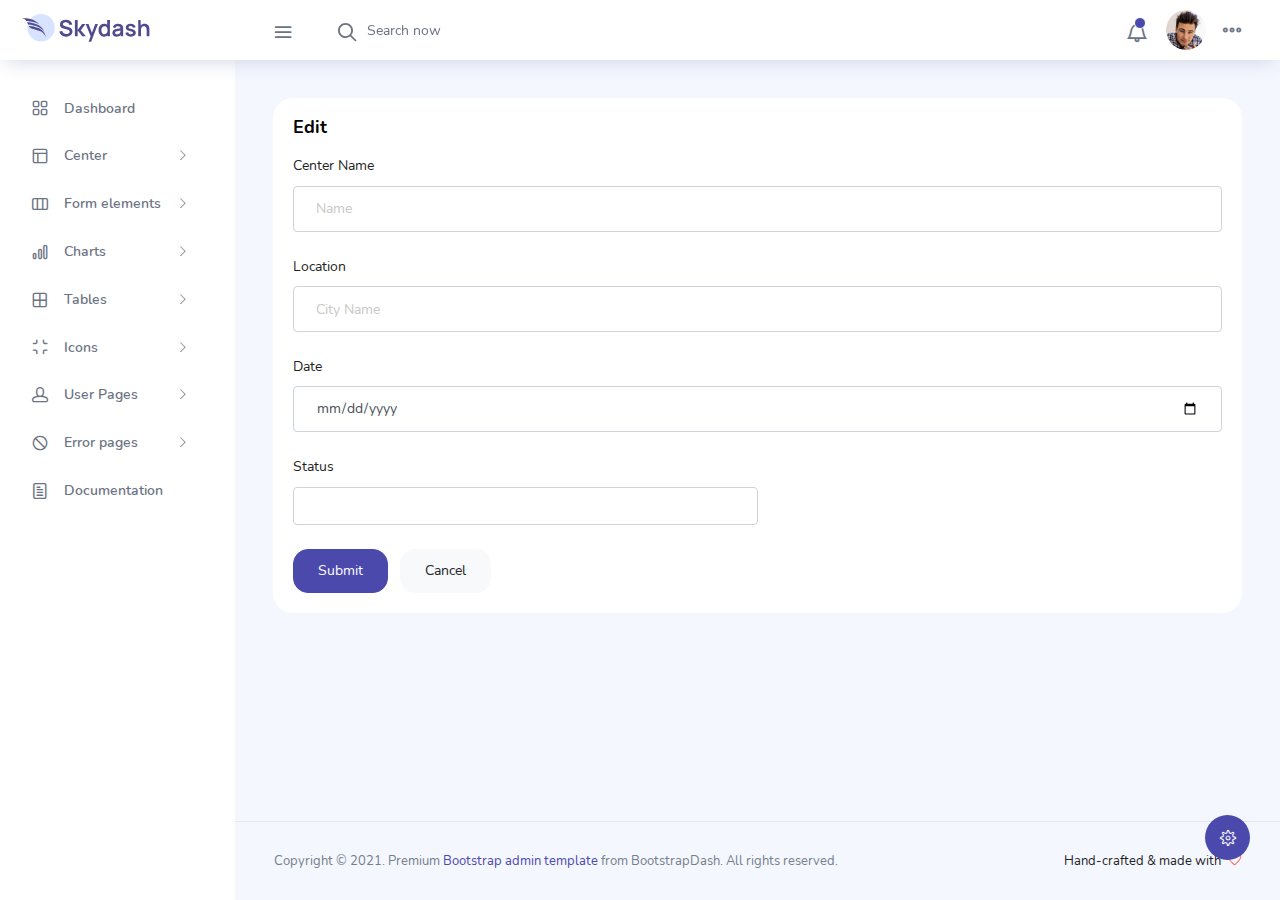
<file: pages/forms/AJK_IT_Center_Rawalakot.html>
<!DOCTYPE html>
<html lang="en">

<head>
  <!-- Required meta tags -->
  <meta charset="utf-8">
  <meta name="viewport" content="width=device-width, initial-scale=1, shrink-to-fit=no">
  <title>Skydash Admin</title>
  <!-- plugins:css -->
  <link rel="stylesheet" href="../../vendors/feather/feather.css">
  <link rel="stylesheet" href="../../vendors/ti-icons/css/themify-icons.css">
  <link rel="stylesheet" href="../../vendors/css/vendor.bundle.base.css">
  <!-- endinject -->
  <!-- Plugin css for this page -->
  <link rel="stylesheet" href="../../vendors/select2/select2.min.css">
  <link rel="stylesheet" href="../../vendors/select2-bootstrap-theme/select2-bootstrap.min.css">
  <!-- End plugin css for this page -->
  <!-- inject:css -->
  <link rel="stylesheet" href="../../css/vertical-layout-light/style.css">
  <!-- endinject -->
  <link rel="shortcut icon" href="../../images/favicon.png" />
</head>

<body>
  <div class="container-scroller">
    <!-- partial:../../partials/_navbar.html -->
    <nav class="navbar col-lg-12 col-12 p-0 fixed-top d-flex flex-row">
      <div class="text-center navbar-brand-wrapper d-flex align-items-center justify-content-center">
        <a class="navbar-brand brand-logo mr-5" href="../../index.html"><img src="../../images/logo.svg" class="mr-2" alt="logo"/></a>
        <a class="navbar-brand brand-logo-mini" href="../../index.html"><img src="../../images/logo-mini.svg" alt="logo"/></a>
      </div>
      <div class="navbar-menu-wrapper d-flex align-items-center justify-content-end">
        <button class="navbar-toggler navbar-toggler align-self-center" type="button" data-toggle="minimize">
          <span class="icon-menu"></span>
        </button>
        <ul class="navbar-nav mr-lg-2">
          <li class="nav-item nav-search d-none d-lg-block">
            <div class="input-group">
              <div class="input-group-prepend hover-cursor" id="navbar-search-icon">
                <span class="input-group-text" id="search">
                  <i class="icon-search"></i>
                </span>
              </div>
              <input type="text" class="form-control" id="navbar-search-input" placeholder="Search now" aria-label="search" aria-describedby="search">
            </div>
          </li>
        </ul>
        <ul class="navbar-nav navbar-nav-right">
          <li class="nav-item dropdown">
            <a class="nav-link count-indicator dropdown-toggle" id="notificationDropdown" href="#" data-toggle="dropdown">
              <i class="icon-bell mx-0"></i>
              <span class="count"></span>
            </a>
            <div class="dropdown-menu dropdown-menu-right navbar-dropdown preview-list" aria-labelledby="notificationDropdown">
              <p class="mb-0 font-weight-normal float-left dropdown-header">Notifications</p>
              <a class="dropdown-item preview-item">
                <div class="preview-thumbnail">
                  <div class="preview-icon bg-success">
                    <i class="ti-info-alt mx-0"></i>
                  </div>
                </div>
                <div class="preview-item-content">
                  <h6 class="preview-subject font-weight-normal">Application Error</h6>
                  <p class="font-weight-light small-text mb-0 text-muted">
                    Just now
                  </p>
                </div>
              </a>
              <a class="dropdown-item preview-item">
                <div class="preview-thumbnail">
                  <div class="preview-icon bg-warning">
                    <i class="ti-settings mx-0"></i>
                  </div>
                </div>
                <div class="preview-item-content">
                  <h6 class="preview-subject font-weight-normal">Settings</h6>
                  <p class="font-weight-light small-text mb-0 text-muted">
                    Private message
                  </p>
                </div>
              </a>
              <a class="dropdown-item preview-item">
                <div class="preview-thumbnail">
                  <div class="preview-icon bg-info">
                    <i class="ti-user mx-0"></i>
                  </div>
                </div>
                <div class="preview-item-content">
                  <h6 class="preview-subject font-weight-normal">New user registration</h6>
                  <p class="font-weight-light small-text mb-0 text-muted">
                    2 days ago
                  </p>
                </div>
              </a>
            </div>
          </li>
          <li class="nav-item nav-profile dropdown">
            <a class="nav-link dropdown-toggle" href="#" data-toggle="dropdown" id="profileDropdown">
              <img src="../../images/faces/face28.jpg" alt="profile"/>
            </a>
            <div class="dropdown-menu dropdown-menu-right navbar-dropdown" aria-labelledby="profileDropdown">
              <a class="dropdown-item">
                <i class="ti-settings text-primary"></i>
                Settings
              </a>
              <a class="dropdown-item">
                <i class="ti-power-off text-primary"></i>
                Logout
              </a>
            </div>
          </li>
          <li class="nav-item nav-settings d-none d-lg-flex">
            <a class="nav-link" href="#">
              <i class="icon-ellipsis"></i>
            </a>
          </li>
        </ul>
        <button class="navbar-toggler navbar-toggler-right d-lg-none align-self-center" type="button" data-toggle="offcanvas">
          <span class="icon-menu"></span>
        </button>
      </div>
    </nav>
    <!-- partial -->
    <div class="container-fluid page-body-wrapper">
      <!-- partial:../../partials/_settings-panel.html -->
      <div class="theme-setting-wrapper">
        <div id="settings-trigger"><i class="ti-settings"></i></div>
        <div id="theme-settings" class="settings-panel">
          <i class="settings-close ti-close"></i>
          <p class="settings-heading">SIDEBAR SKINS</p>
          <div class="sidebar-bg-options selected" id="sidebar-light-theme"><div class="img-ss rounded-circle bg-light border mr-3"></div>Light</div>
          <div class="sidebar-bg-options" id="sidebar-dark-theme"><div class="img-ss rounded-circle bg-dark border mr-3"></div>Dark</div>
          <p class="settings-heading mt-2">HEADER SKINS</p>
          <div class="color-tiles mx-0 px-4">
            <div class="tiles success"></div>
            <div class="tiles warning"></div>
            <div class="tiles danger"></div>
            <div class="tiles info"></div>
            <div class="tiles dark"></div>
            <div class="tiles default"></div>
          </div>
        </div>
      </div>
      <div id="right-sidebar" class="settings-panel">
        <i class="settings-close ti-close"></i>
        <ul class="nav nav-tabs border-top" id="setting-panel" role="tablist">
          <li class="nav-item">
            <a class="nav-link active" id="todo-tab" data-toggle="tab" href="#todo-section" role="tab" aria-controls="todo-section" aria-expanded="true">TO DO LIST</a>
          </li>
          <li class="nav-item">
            <a class="nav-link" id="chats-tab" data-toggle="tab" href="#chats-section" role="tab" aria-controls="chats-section">CHATS</a>
          </li>
        </ul>
        <div class="tab-content" id="setting-content">
          <div class="tab-pane fade show active scroll-wrapper" id="todo-section" role="tabpanel" aria-labelledby="todo-section">
            <div class="add-items d-flex px-3 mb-0">
              <form class="form w-100">
                <div class="form-group d-flex">
                  <input type="text" class="form-control todo-list-input" placeholder="Add To-do">
                  <button type="submit" class="add btn btn-primary todo-list-add-btn" id="add-task">Add</button>
                </div>
              </form>
            </div>
            <div class="list-wrapper px-3">
              <ul class="d-flex flex-column-reverse todo-list">
                <li>
                  <div class="form-check">
                    <label class="form-check-label">
                      <input class="checkbox" type="checkbox">
                      Team review meeting at 3.00 PM
                    </label>
                  </div>
                  <i class="remove ti-close"></i>
                </li>
                <li>
                  <div class="form-check">
                    <label class="form-check-label">
                      <input class="checkbox" type="checkbox">
                      Prepare for presentation
                    </label>
                  </div>
                  <i class="remove ti-close"></i>
                </li>
                <li>
                  <div class="form-check">
                    <label class="form-check-label">
                      <input class="checkbox" type="checkbox">
                      Resolve all the low priority tickets due today
                    </label>
                  </div>
                  <i class="remove ti-close"></i>
                </li>
                <li class="completed">
                  <div class="form-check">
                    <label class="form-check-label">
                      <input class="checkbox" type="checkbox" checked>
                      Schedule meeting for next week
                    </label>
                  </div>
                  <i class="remove ti-close"></i>
                </li>
                <li class="completed">
                  <div class="form-check">
                    <label class="form-check-label">
                      <input class="checkbox" type="checkbox" checked>
                      Project review
                    </label>
                  </div>
                  <i class="remove ti-close"></i>
                </li>
              </ul>
            </div>
            <h4 class="px-3 text-muted mt-5 font-weight-light mb-0">Events</h4>
            <div class="events pt-4 px-3">
              <div class="wrapper d-flex mb-2">
                <i class="ti-control-record text-primary mr-2"></i>
                <span>Feb 11 2018</span>
              </div>
              <p class="mb-0 font-weight-thin text-gray">Creating component page build a js</p>
              <p class="text-gray mb-0">The total number of sessions</p>
            </div>
            <div class="events pt-4 px-3">
              <div class="wrapper d-flex mb-2">
                <i class="ti-control-record text-primary mr-2"></i>
                <span>Feb 7 2018</span>
              </div>
              <p class="mb-0 font-weight-thin text-gray">Meeting with Alisa</p>
              <p class="text-gray mb-0 ">Call Sarah Graves</p>
            </div>
          </div>
          <!-- To do section tab ends -->
          <div class="tab-pane fade" id="chats-section" role="tabpanel" aria-labelledby="chats-section">
            <div class="d-flex align-items-center justify-content-between border-bottom">
              <p class="settings-heading border-top-0 mb-3 pl-3 pt-0 border-bottom-0 pb-0">Friends</p>
              <small class="settings-heading border-top-0 mb-3 pt-0 border-bottom-0 pb-0 pr-3 font-weight-normal">See All</small>
            </div>
            <ul class="chat-list">
              <li class="list active">
                <div class="profile"><img src="../../images/faces/face1.jpg" alt="image"><span class="online"></span></div>
                <div class="info">
                  <p>Thomas Douglas</p>
                  <p>Available</p>
                </div>
                <small class="text-muted my-auto">19 min</small>
              </li>
              <li class="list">
                <div class="profile"><img src="../../images/faces/face2.jpg" alt="image"><span class="offline"></span></div>
                <div class="info">
                  <div class="wrapper d-flex">
                    <p>Catherine</p>
                  </div>
                  <p>Away</p>
                </div>
                <div class="badge badge-success badge-pill my-auto mx-2">4</div>
                <small class="text-muted my-auto">23 min</small>
              </li>
              <li class="list">
                <div class="profile"><img src="../../images/faces/face3.jpg" alt="image"><span class="online"></span></div>
                <div class="info">
                  <p>Daniel Russell</p>
                  <p>Available</p>
                </div>
                <small class="text-muted my-auto">14 min</small>
              </li>
              <li class="list">
                <div class="profile"><img src="../../images/faces/face4.jpg" alt="image"><span class="offline"></span></div>
                <div class="info">
                  <p>James Richardson</p>
                  <p>Away</p>
                </div>
                <small class="text-muted my-auto">2 min</small>
              </li>
              <li class="list">
                <div class="profile"><img src="../../images/faces/face5.jpg" alt="image"><span class="online"></span></div>
                <div class="info">
                  <p>Madeline Kennedy</p>
                  <p>Available</p>
                </div>
                <small class="text-muted my-auto">5 min</small>
              </li>
              <li class="list">
                <div class="profile"><img src="../../images/faces/face6.jpg" alt="image"><span class="online"></span></div>
                <div class="info">
                  <p>Sarah Graves</p>
                  <p>Available</p>
                </div>
                <small class="text-muted my-auto">47 min</small>
              </li>
            </ul>
          </div>
          <!-- chat tab ends -->
        </div>
      </div>
      <!-- partial -->
      <!-- partial:../../partials/_sidebar.html -->
      <nav class="sidebar sidebar-offcanvas" id="sidebar">
        <ul class="nav">
          <li class="nav-item">
            <a class="nav-link" href="../../index.html">
              <i class="icon-grid menu-icon"></i>
              <span class="menu-title">Dashboard</span>
            </a>
          </li>
          <li class="nav-item">
            <a class="nav-link" data-toggle="collapse" href="#ui-basic" aria-expanded="false" aria-controls="ui-basic">
              <i class="icon-layout menu-icon"></i>
              <span class="menu-title">Center</span>
              <i class="menu-arrow"></i>
            </a>
            <div class="collapse" id="ui-basic">
              <ul class="nav flex-column sub-menu">
                <li class="nav-item"> <a class="nav-link" href="../../pages/forms/add center.html">Add Center</a></li>
                <li class="nav-item"> <a class="nav-link" href="../../pages/ui-features/dropdowns.html">View Centers</a></li>
               </ul>
            </div>
          </li>
          <li class="nav-item">
            <a class="nav-link" data-toggle="collapse" href="#form-elements" aria-expanded="false" aria-controls="form-elements">
              <i class="icon-columns menu-icon"></i>
              <span class="menu-title">Form elements</span>
              <i class="menu-arrow"></i>
            </a>
            <div class="collapse" id="form-elements">
              <ul class="nav flex-column sub-menu">
                <li class="nav-item"><a class="nav-link" href="../../pages/forms/basic_elements.html">Basic Elements</a></li>
              </ul>
            </div>
          </li>
          <li class="nav-item">
            <a class="nav-link" data-toggle="collapse" href="#charts" aria-expanded="false" aria-controls="charts">
              <i class="icon-bar-graph menu-icon"></i>
              <span class="menu-title">Charts</span>
              <i class="menu-arrow"></i>
            </a>
            <div class="collapse" id="charts">
              <ul class="nav flex-column sub-menu">
                <li class="nav-item"> <a class="nav-link" href="../../pages/charts/chartjs.html">ChartJs</a></li>
              </ul>
            </div>
          </li>
          <li class="nav-item">
            <a class="nav-link" data-toggle="collapse" href="#tables" aria-expanded="false" aria-controls="tables">
              <i class="icon-grid-2 menu-icon"></i>
              <span class="menu-title">Tables</span>
              <i class="menu-arrow"></i>
            </a>
            <div class="collapse" id="tables">
              <ul class="nav flex-column sub-menu">
                <li class="nav-item"> <a class="nav-link" href="../../pages/tables/basic-table.html">Basic table</a></li>
              </ul>
            </div>
          </li>
          <li class="nav-item">
            <a class="nav-link" data-toggle="collapse" href="#icons" aria-expanded="false" aria-controls="icons">
              <i class="icon-contract menu-icon"></i>
              <span class="menu-title">Icons</span>
              <i class="menu-arrow"></i>
            </a>
            <div class="collapse" id="icons">
              <ul class="nav flex-column sub-menu">
                <li class="nav-item"> <a class="nav-link" href="../../pages/icons/mdi.html">Mdi icons</a></li>
              </ul>
            </div>
          </li>
          <li class="nav-item">
            <a class="nav-link" data-toggle="collapse" href="#auth" aria-expanded="false" aria-controls="auth">
              <i class="icon-head menu-icon"></i>
              <span class="menu-title">User Pages</span>
              <i class="menu-arrow"></i>
            </a>
            <div class="collapse" id="auth">
              <ul class="nav flex-column sub-menu">
                <li class="nav-item"> <a class="nav-link" href="../../pages/samples/login.html"> Login </a></li>
                <li class="nav-item"> <a class="nav-link" href="../../pages/samples/register.html"> Register </a></li>
              </ul>
            </div>
          </li>
          <li class="nav-item">
            <a class="nav-link" data-toggle="collapse" href="#error" aria-expanded="false" aria-controls="error">
              <i class="icon-ban menu-icon"></i>
              <span class="menu-title">Error pages</span>
              <i class="menu-arrow"></i>
            </a>
            <div class="collapse" id="error">
              <ul class="nav flex-column sub-menu">
                <li class="nav-item"> <a class="nav-link" href="../../pages/samples/error-404.html"> 404 </a></li>
                <li class="nav-item"> <a class="nav-link" href="../../pages/samples/error-500.html"> 500 </a></li>
              </ul>
            </div>
          </li>
          <li class="nav-item">
            <a class="nav-link" href="../../pages/documentation/documentation.html">
              <i class="icon-paper menu-icon"></i>
              <span class="menu-title">Documentation</span>
            </a>
          </li>
        </ul>
      </nav>
      <!-- partial -->
      <div class="main-panel">        
        <div class="content-wrapper">
          <div class="row">

         
            <div class="col-12 grid-margin stretch-card">
              <div class="card">
                <div class="card-body">
                  <h4 class="card-title">Edit</h4>
                  
                  <form class="forms-sample">
                    <div class="form-group">
                      <label for="exampleInputName1"> Center Name</label>
                      <input type="text" class="form-control" id="exampleInputName1" placeholder="Name"lkcjfsdodijfoisejfsdjfi>
                    </div>
                    <div class="form-group">
                      <label for="exampleInputEmail3">Location </label>
                      <input type="text" class="form-control" id="exampleInputEmail3" placeholder="City Name">
                    </div>
                    <div class="form-group">
                      <label for="exampleInputPassword4">Date</label>
                      <input type="date" class="form-control" id="exampleInputPassword4" placeholder="21/02/2000">
                    </div>
                    <div class="form-group">
                      <label>Status </label>
                      <br>
                      <select class="js-example-basic-multiple w-50" multiple="multiple">
                        <option value="AL">Active</option>
                        <option value="WY">Pending</option>
                        <option value="AM">Cancelled</option>
                      </select>
                    </div>
                   
                    <button type="submit" class="btn btn-primary mr-2">Submit</button>
                    <button class="btn btn-light">Cancel</button>
                  </form>
                </div>
              </div>
            </div>
         
          </div>
        </div>
        <!-- content-wrapper ends -->
        <!-- partial:../../partials/_footer.html -->
        <footer class="footer">
          <div class="d-sm-flex justify-content-center justify-content-sm-between">
            <span class="text-muted text-center text-sm-left d-block d-sm-inline-block">Copyright © 2021.  Premium <a href="https://www.bootstrapdash.com/" target="_blank">Bootstrap admin template</a> from BootstrapDash. All rights reserved.</span>
            <span class="float-none float-sm-right d-block mt-1 mt-sm-0 text-center">Hand-crafted & made with <i class="ti-heart text-danger ml-1"></i></span>
          </div>
        </footer>
        <!-- partial -->
      </div>
      <!-- main-panel ends -->
    </div>
    <!-- page-body-wrapper ends -->
  </div>
  <!-- container-scroller -->
  <!-- plugins:js -->
  <script src="../../vendors/js/vendor.bundle.base.js"></script>
  <!-- endinject -->
  <!-- Plugin js for this page -->
  <script src="../../vendors/typeahead.js/typeahead.bundle.min.js"></script>
  <script src="../../vendors/select2/select2.min.js"></script>
  <!-- End plugin js for this page -->
  <!-- inject:js -->
  <script src="../../js/off-canvas.js"></script>
  <script src="../../js/hoverable-collapse.js"></script>
  <script src="../../js/template.js"></script>
  <script src="../../js/settings.js"></script>
  <script src="../../js/todolist.js"></script>
  <!-- endinject -->
  <!-- Custom js for this page-->
  <script src="../../js/file-upload.js"></script>
  <script src="../../js/typeahead.js"></script>
  <script src="../../js/select2.js"></script>
  <!-- End custom js for this page-->
</body>

</html>
</file>
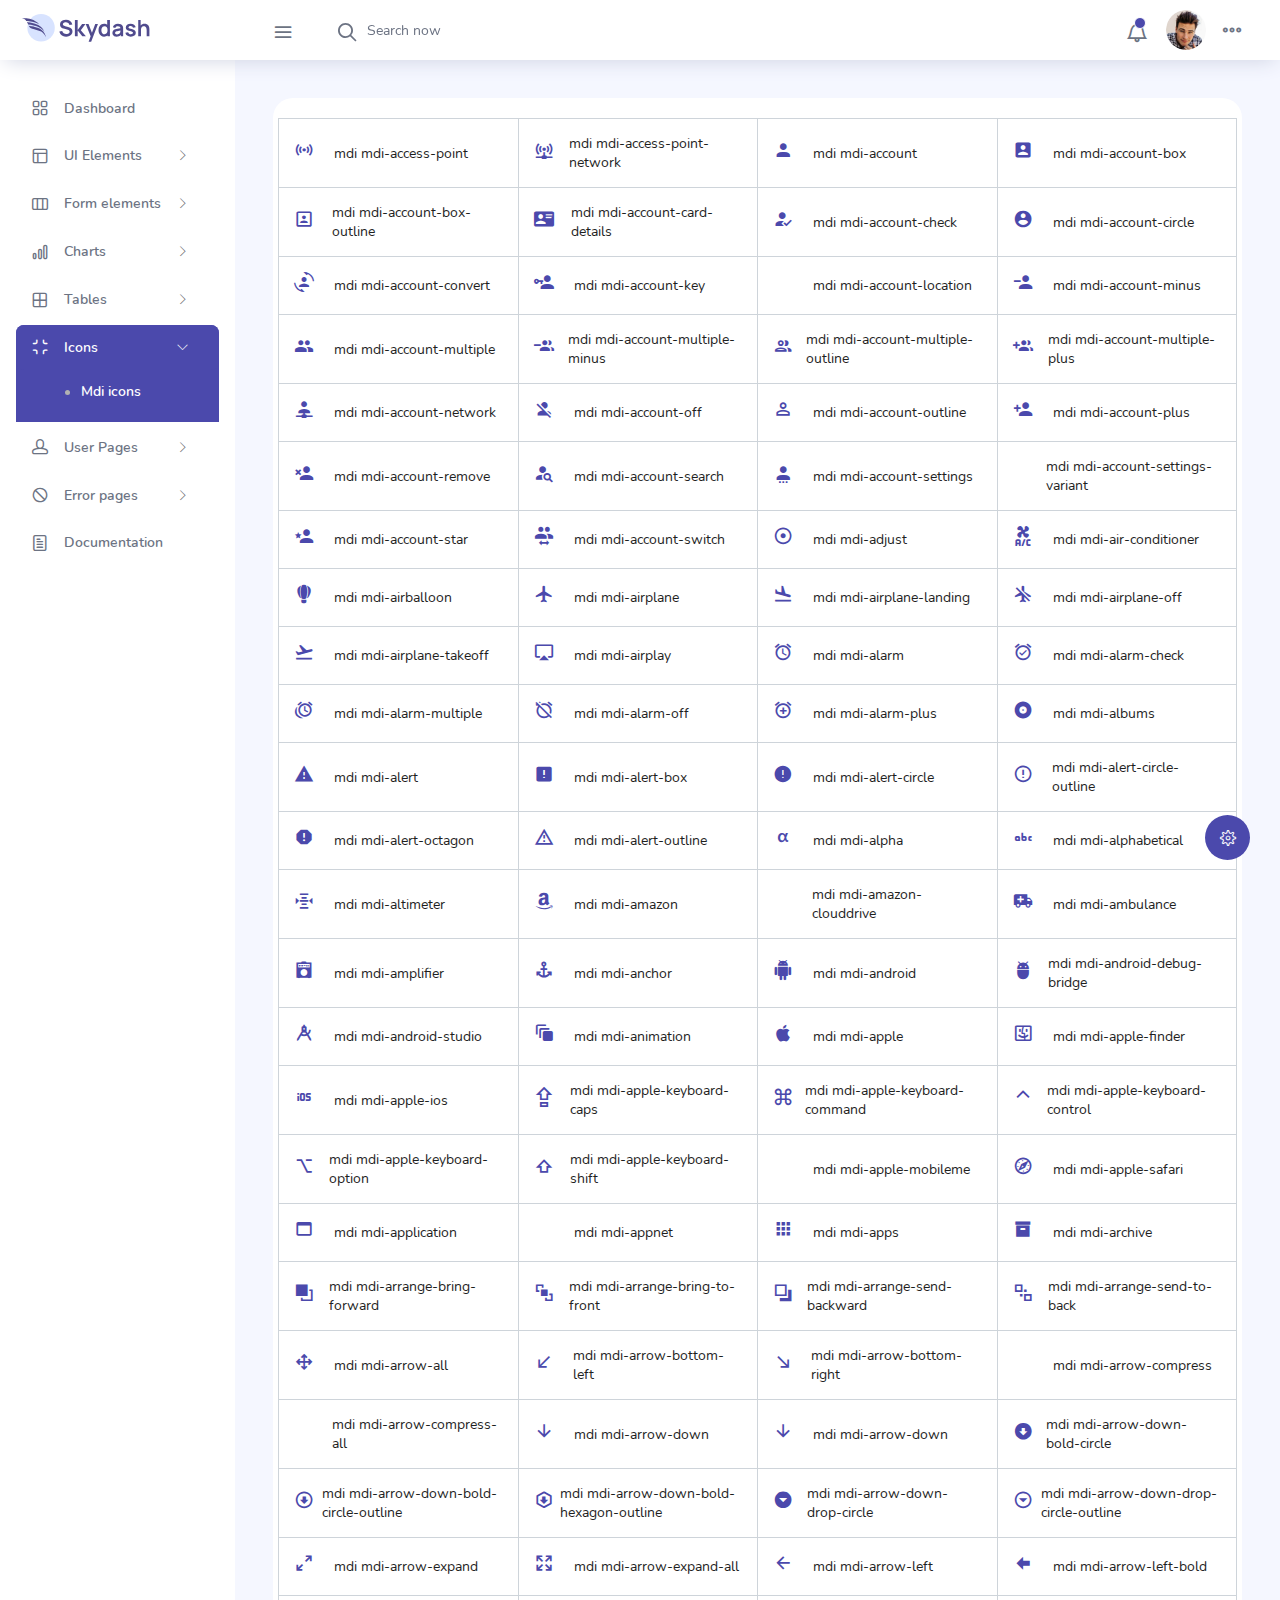
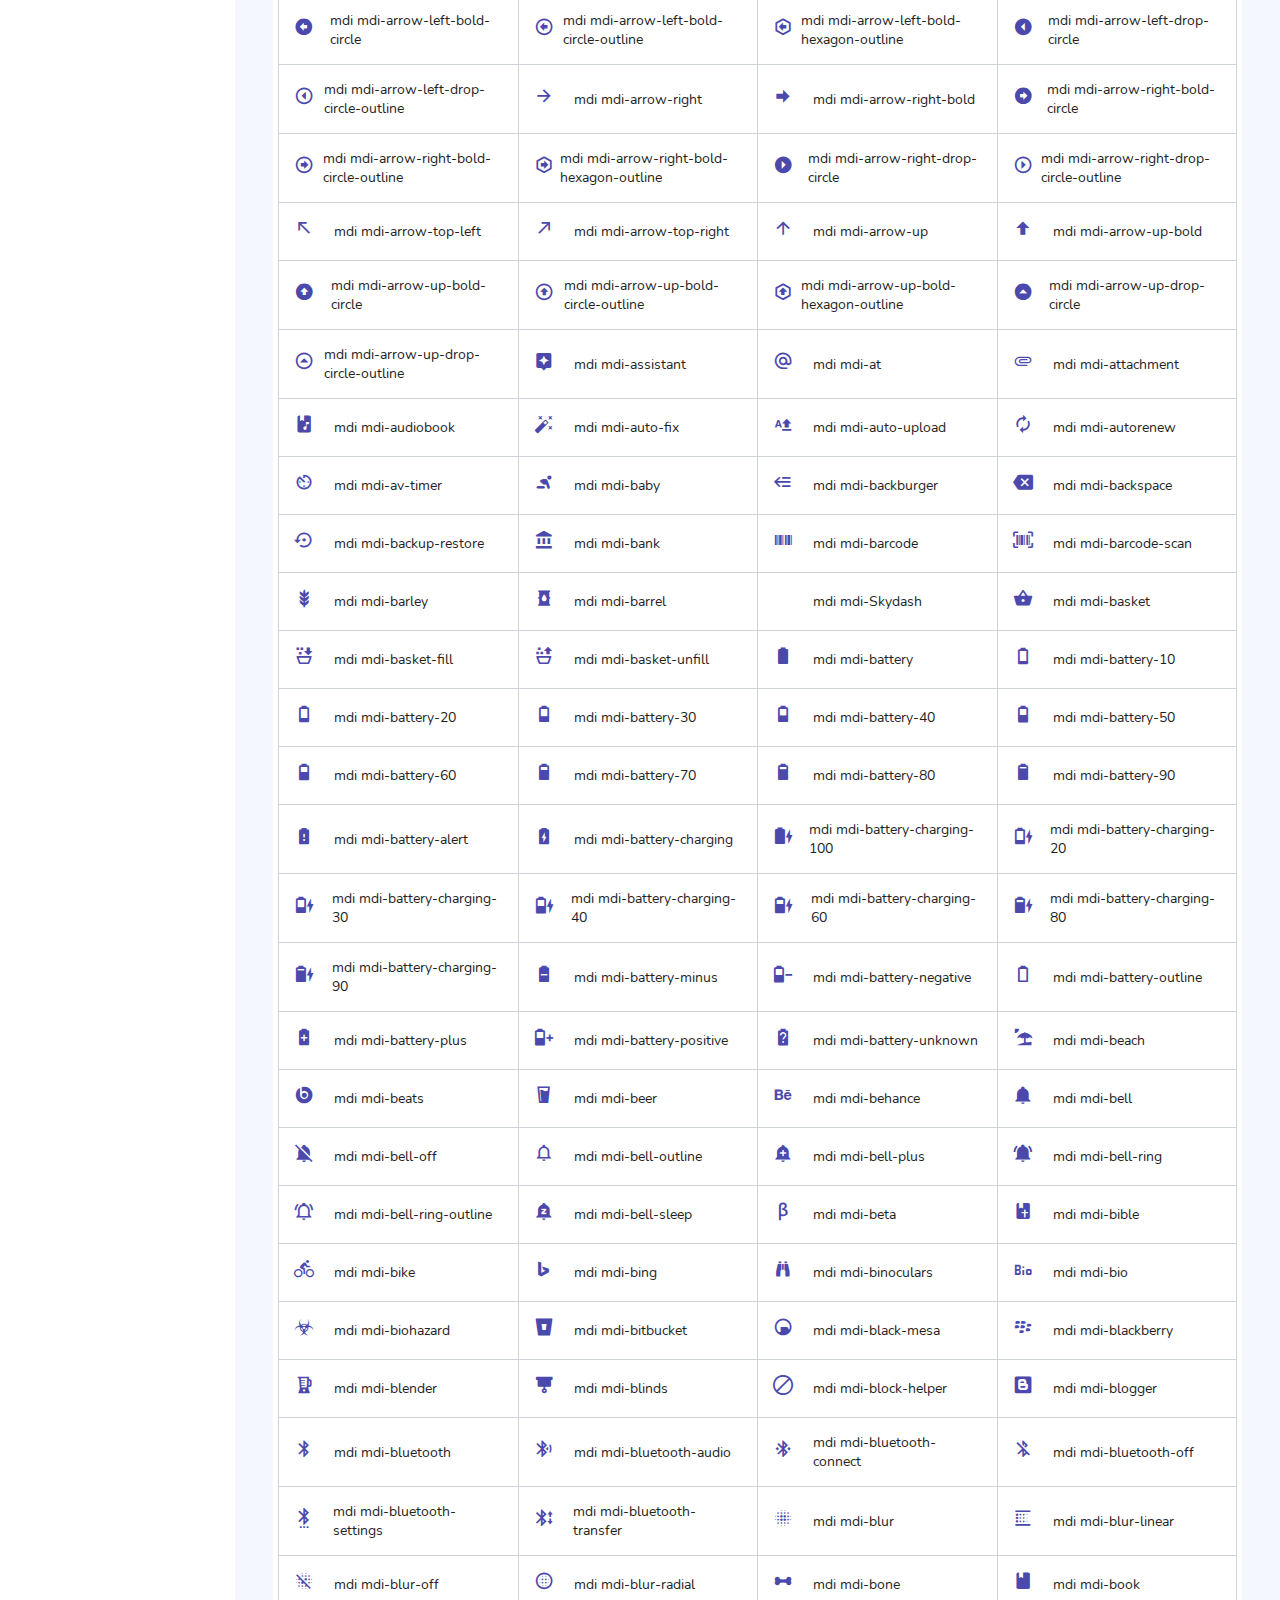
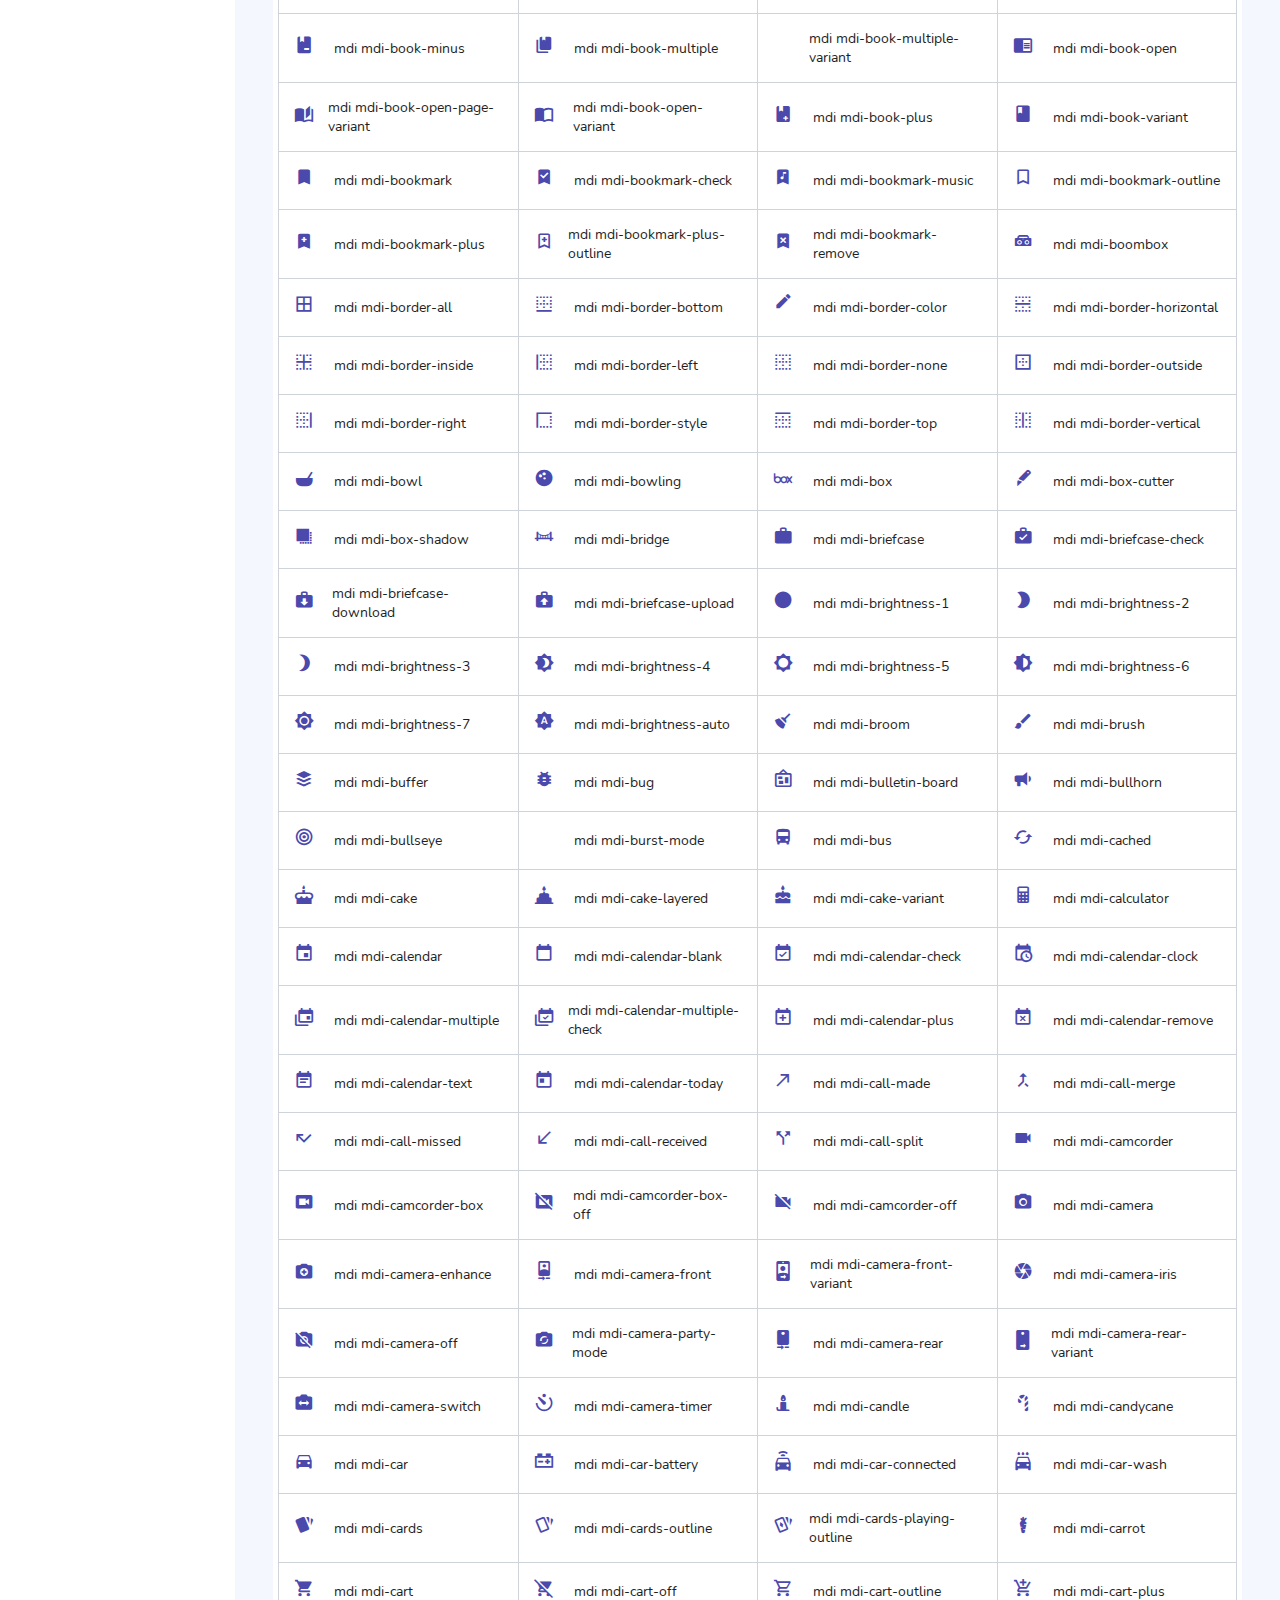
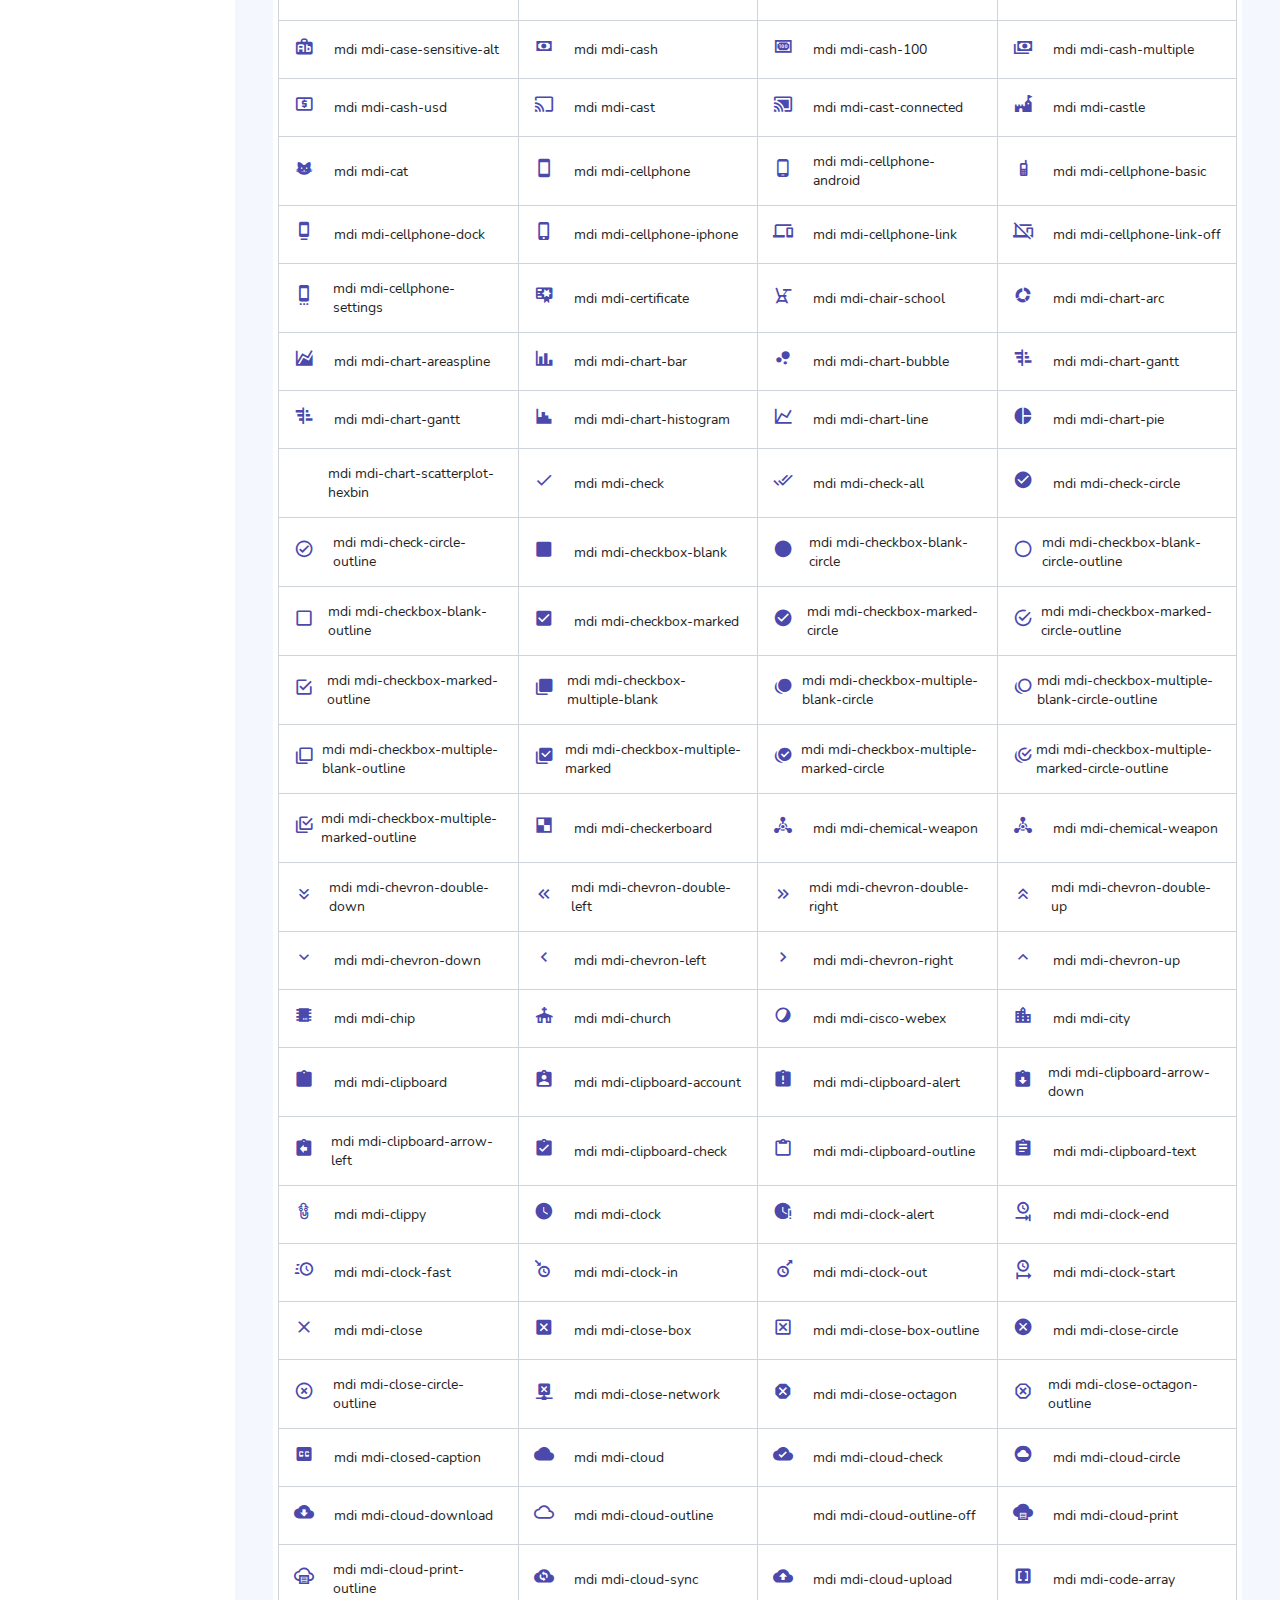
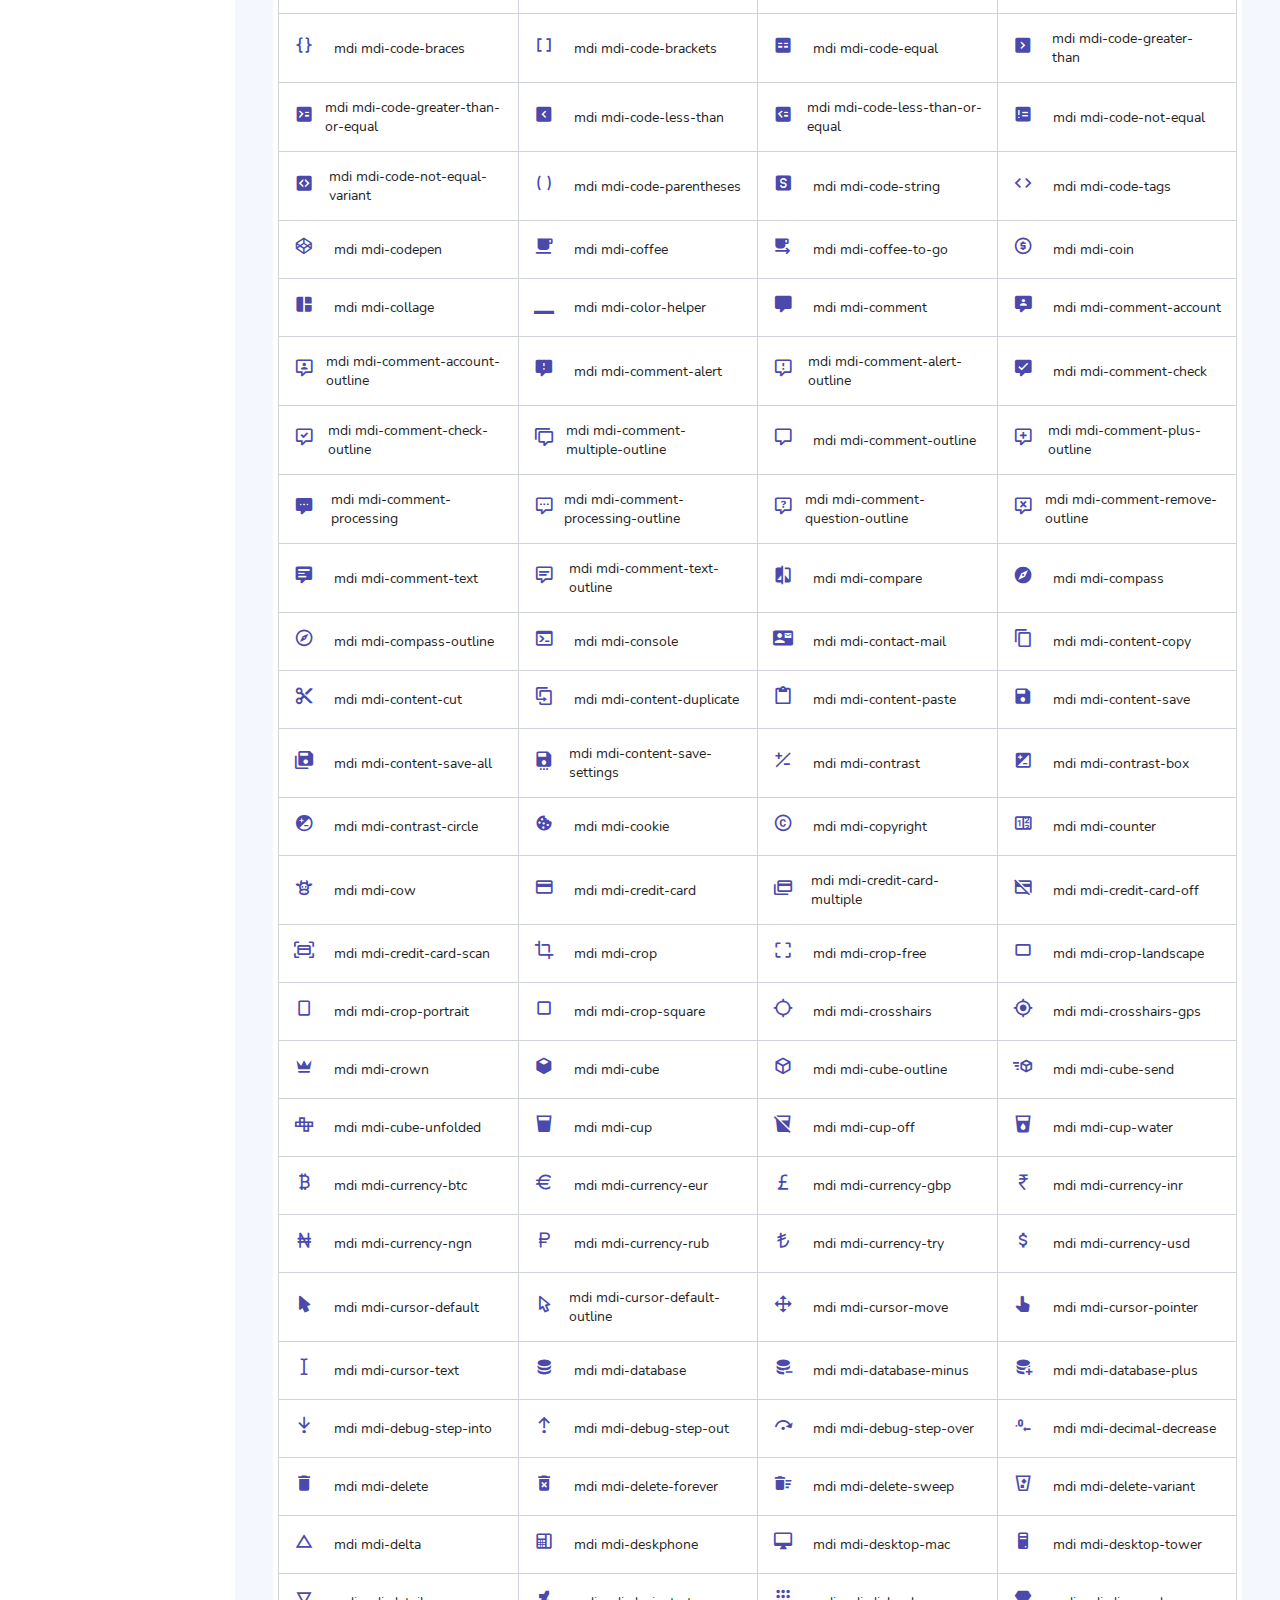
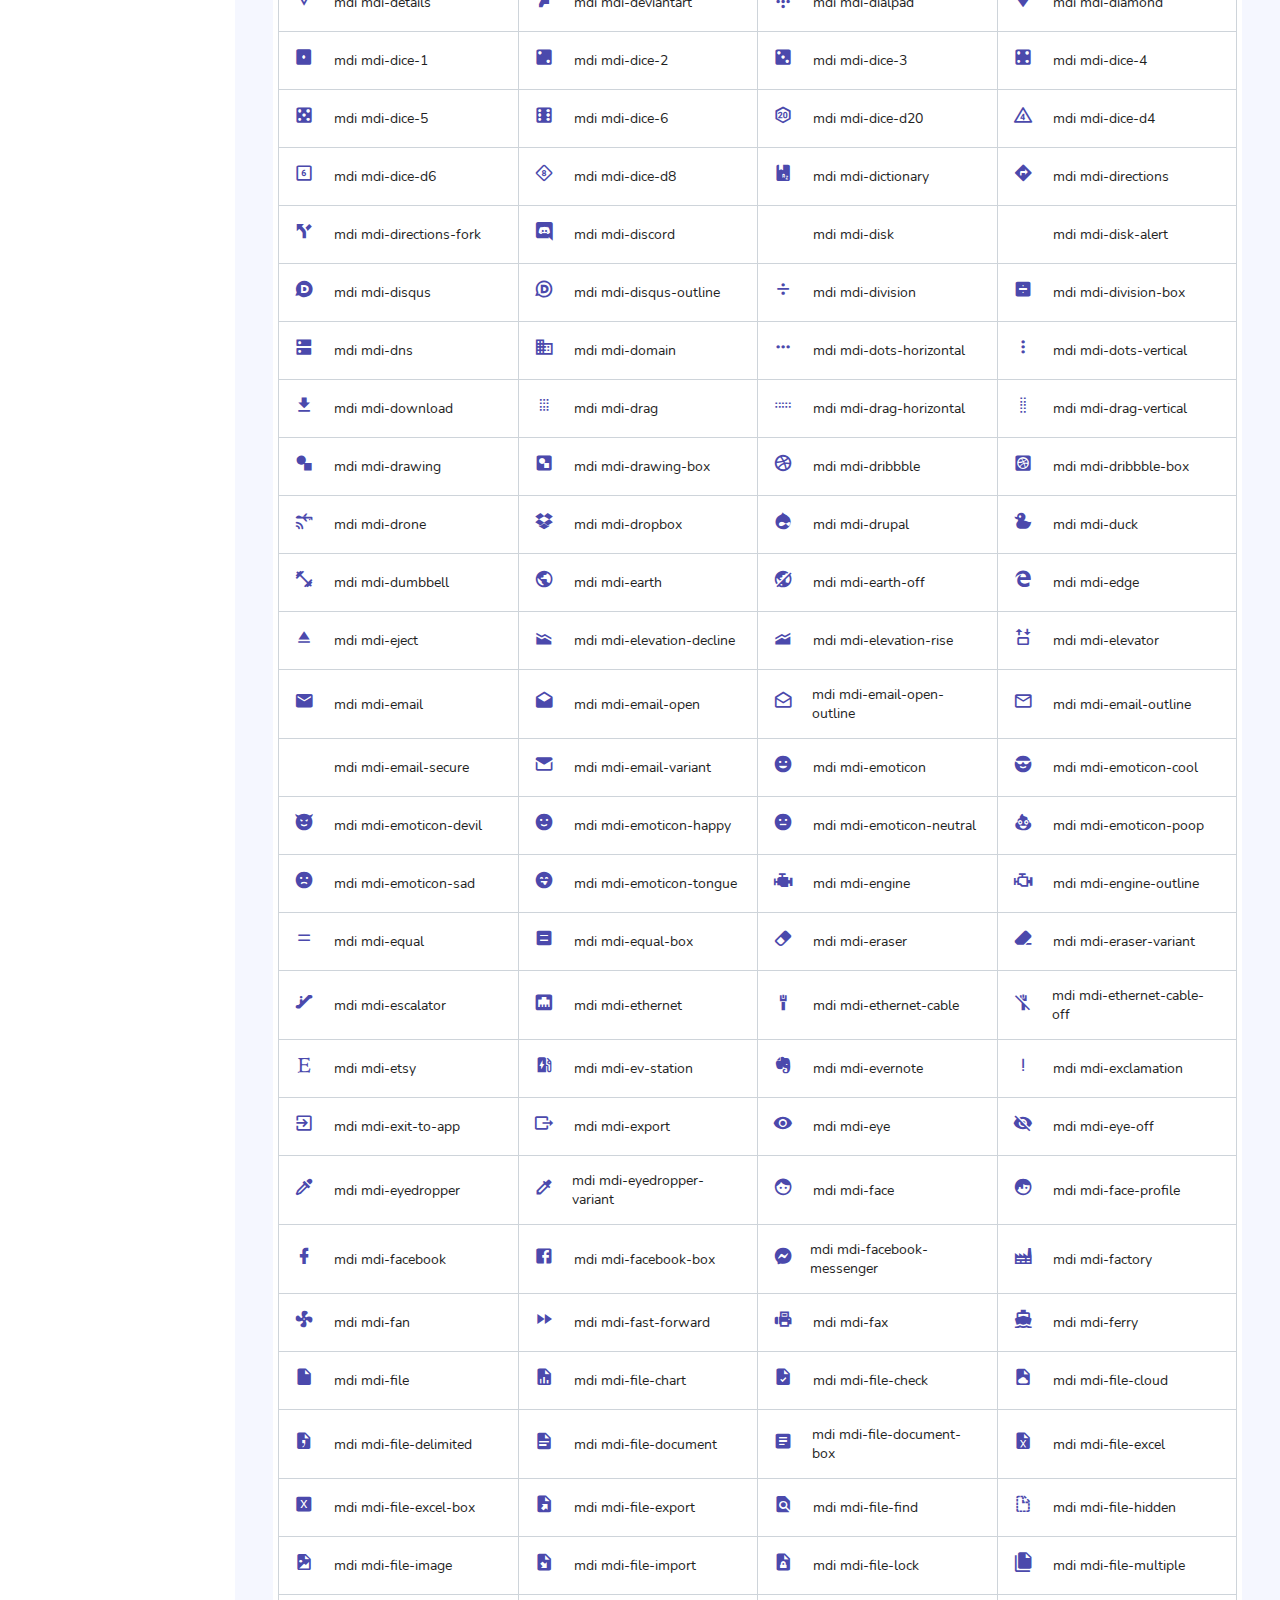
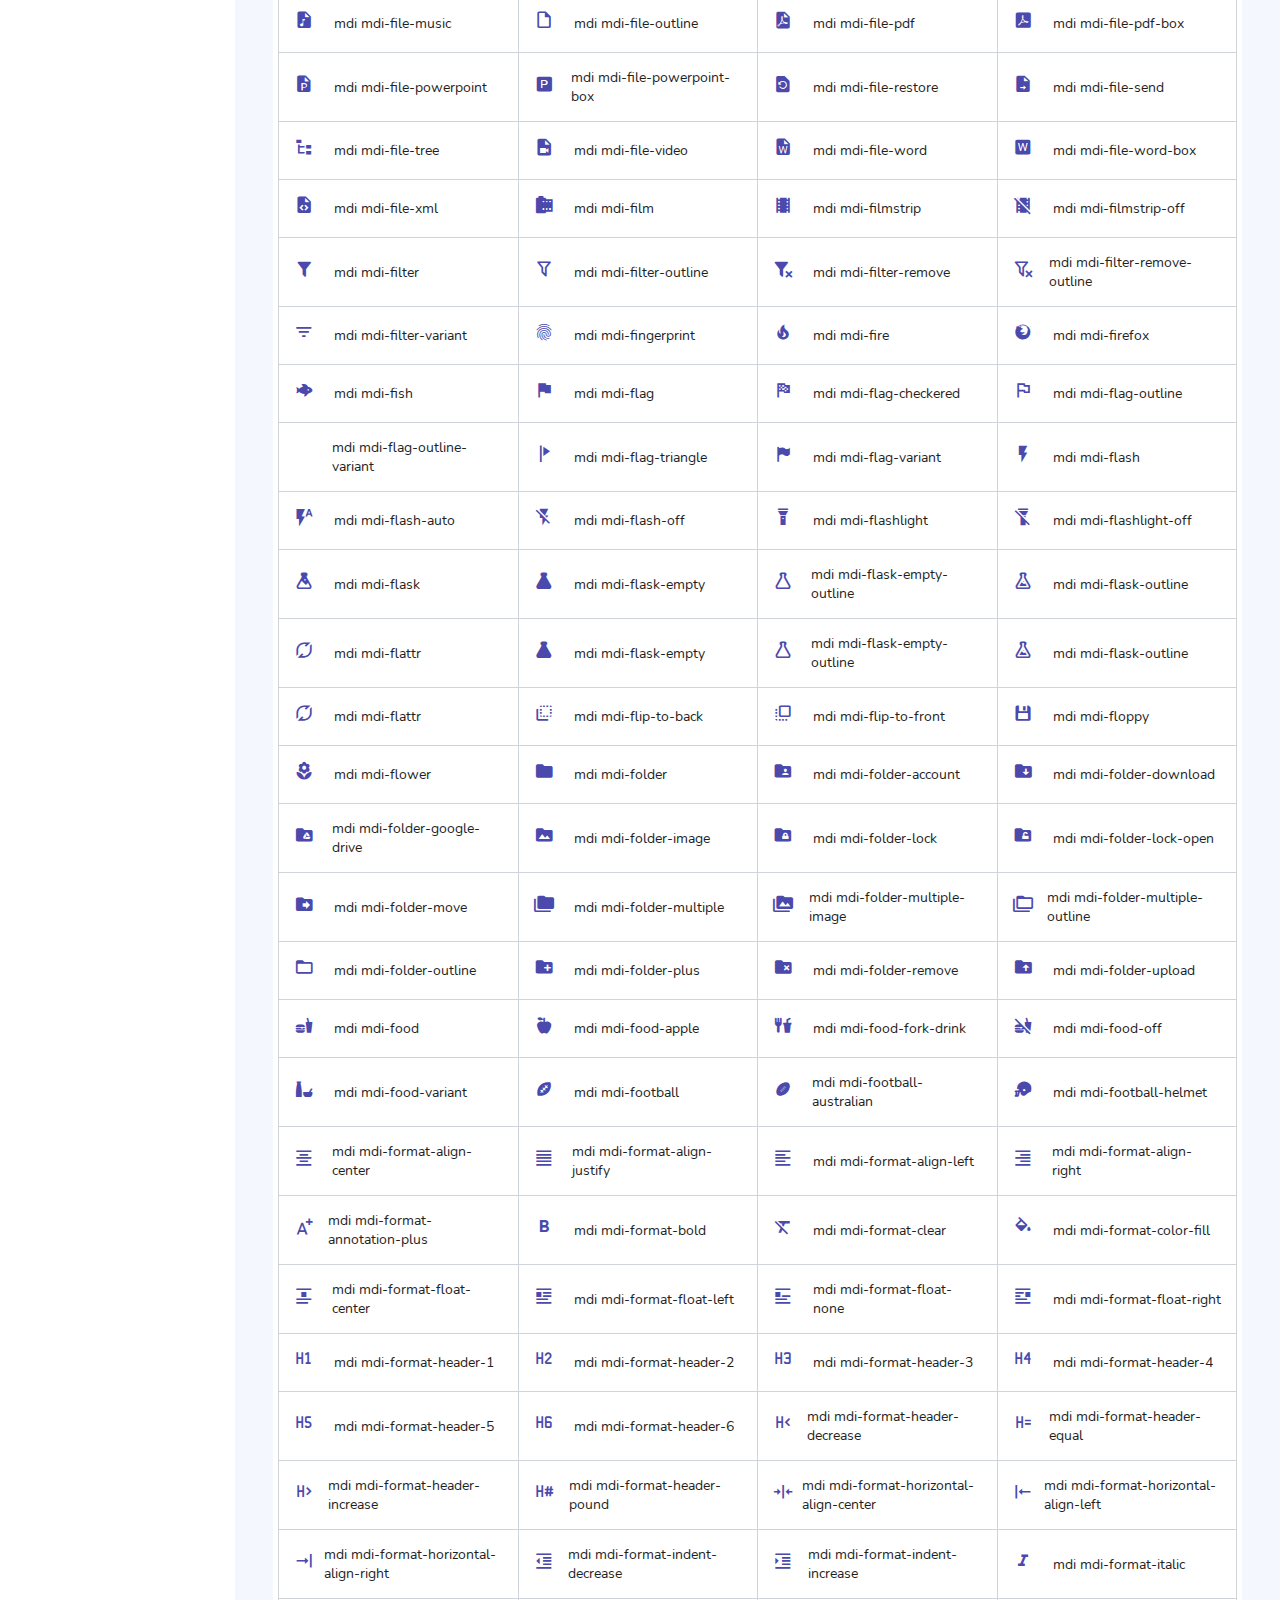
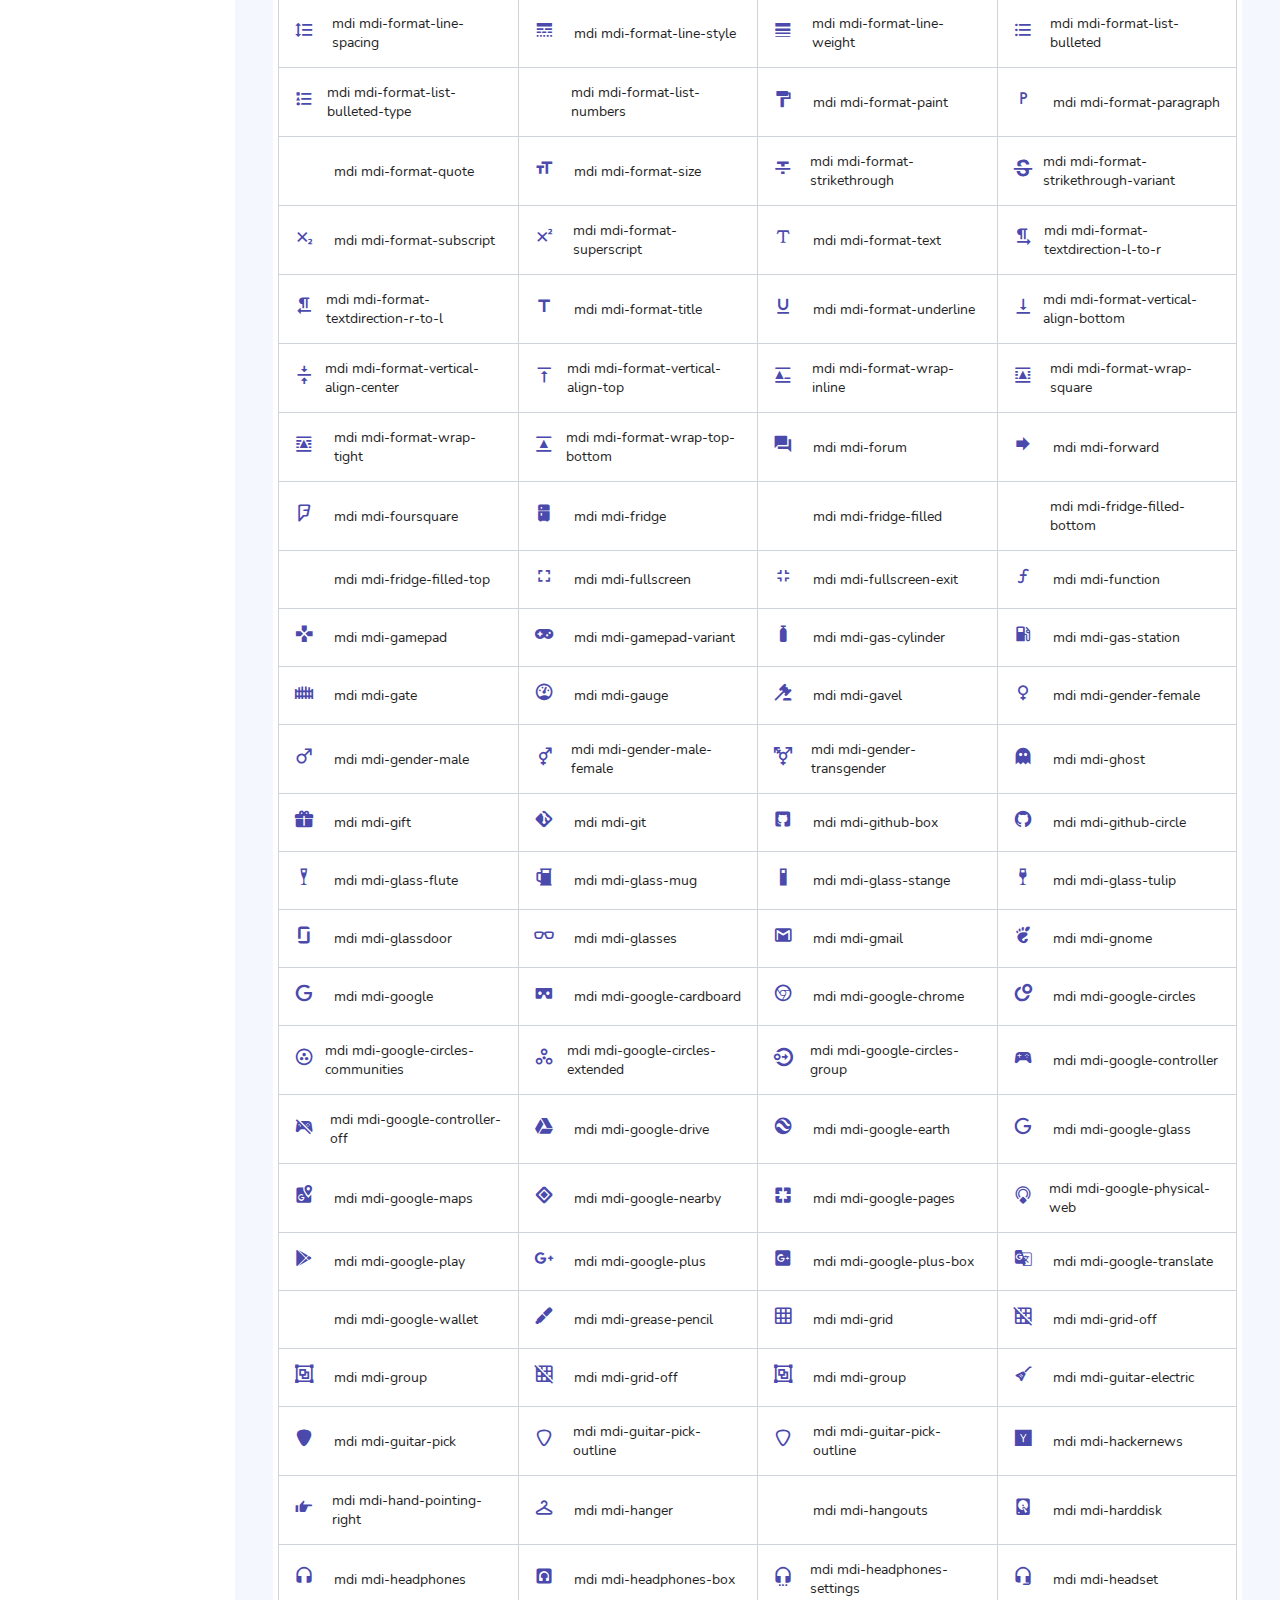
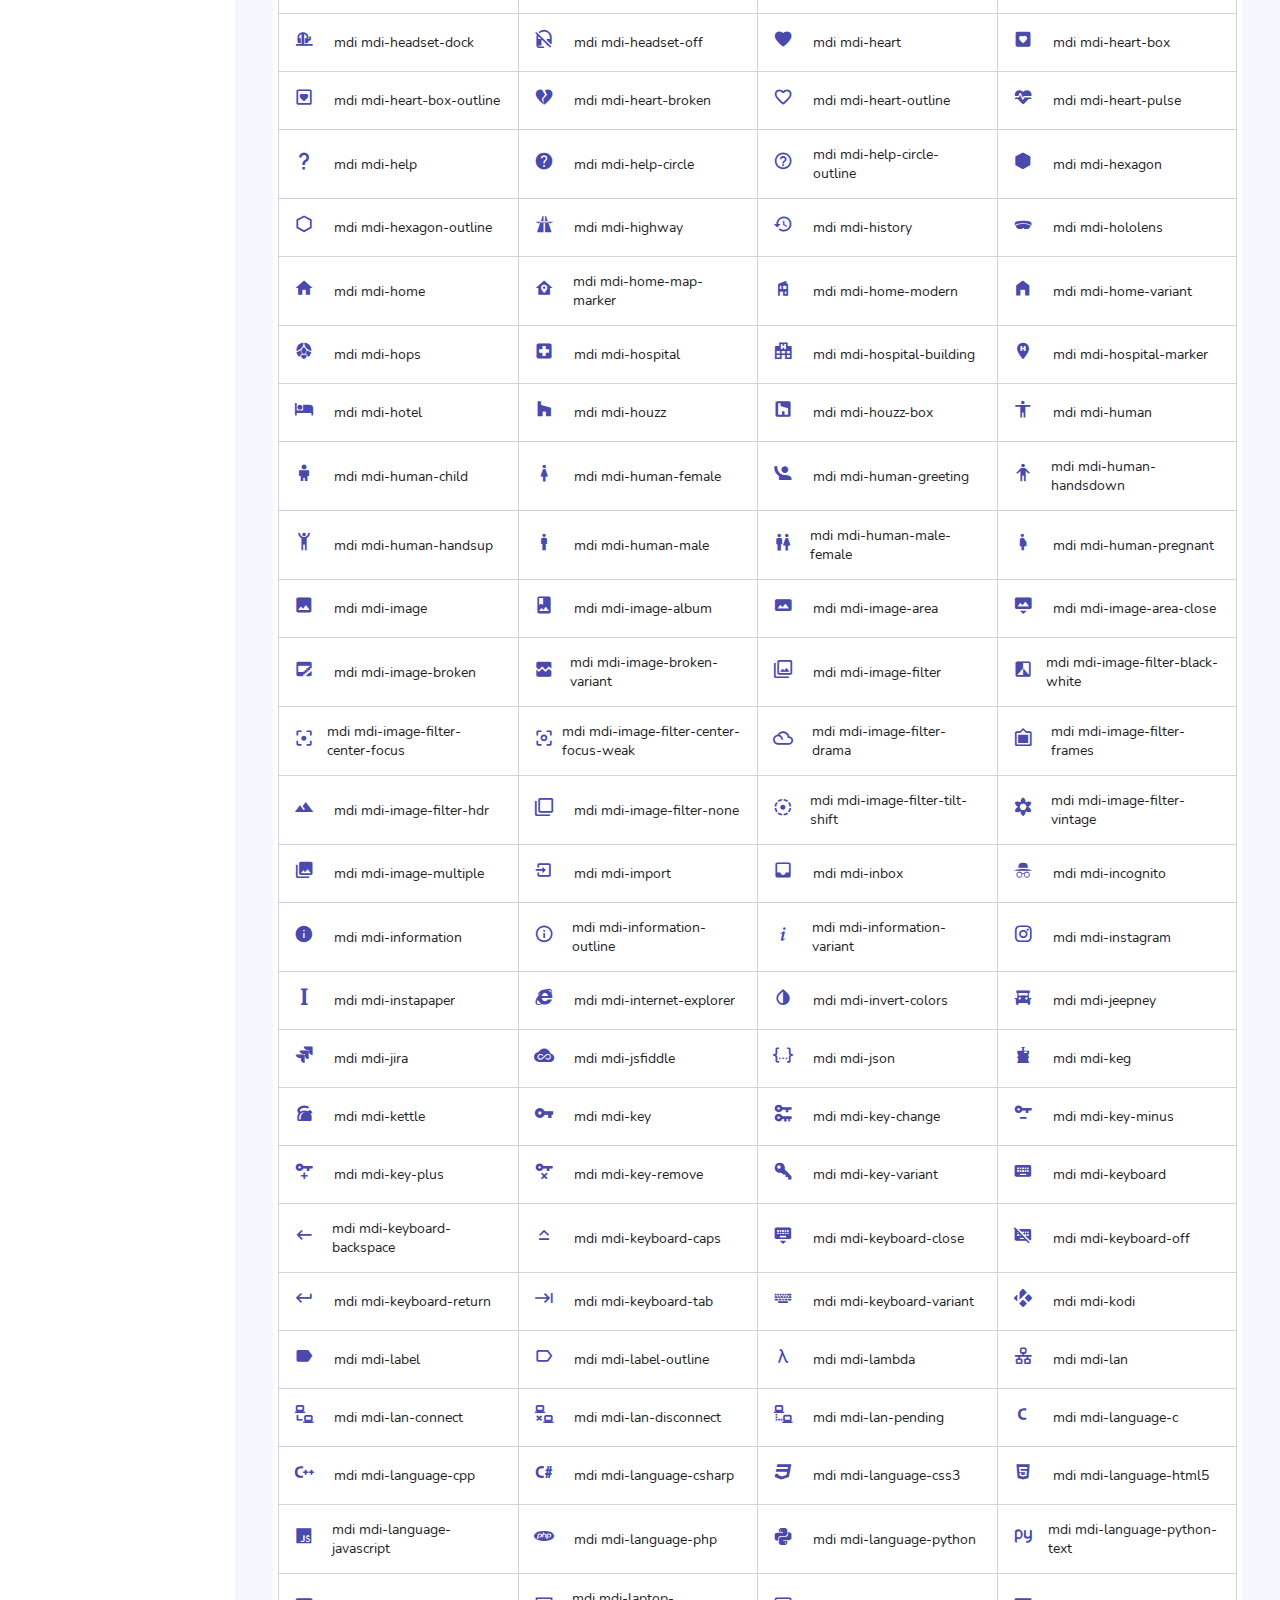
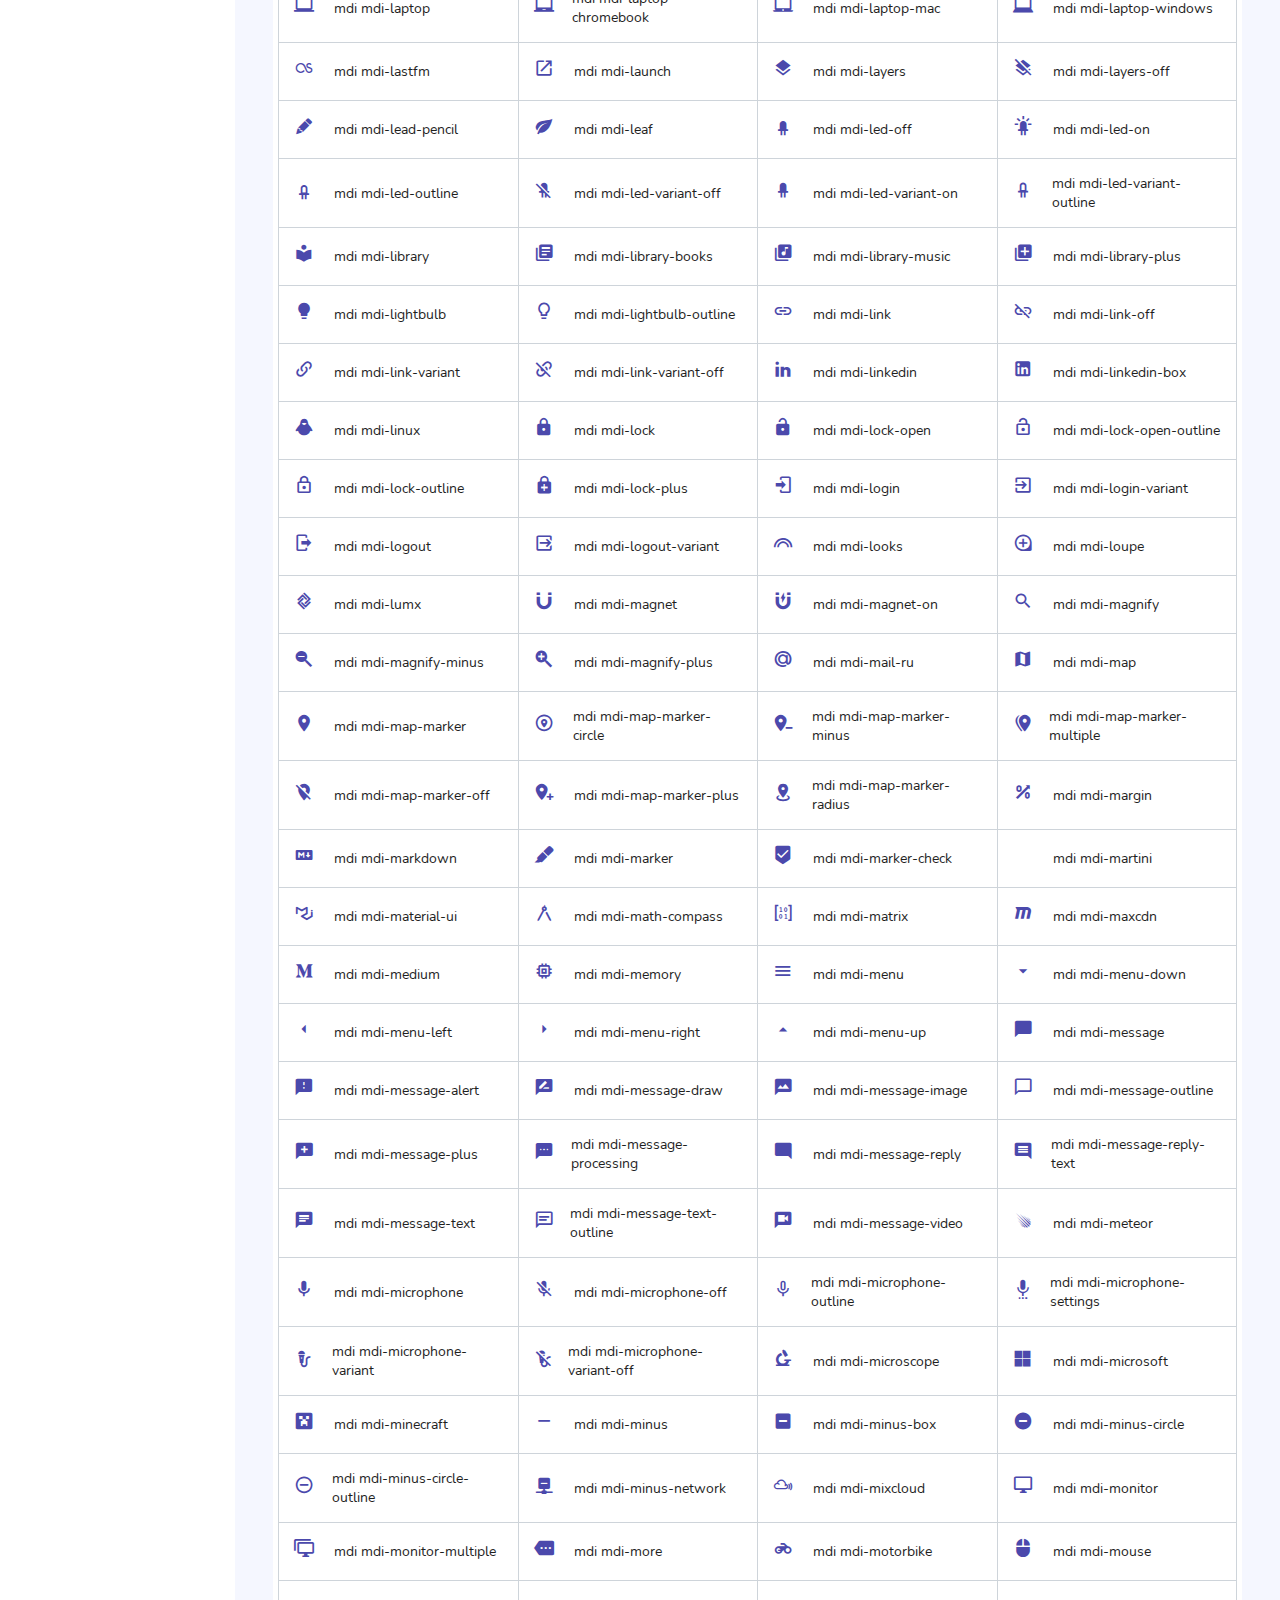
<file: pages/icons/mdi.html>
<!DOCTYPE html>
<html lang="en">

<head>
  <!-- Required meta tags -->
  <meta charset="utf-8">
  <meta name="viewport" content="width=device-width, initial-scale=1, shrink-to-fit=no">
  <title>Skydash Admin</title>
  <!-- plugins:css -->
  <link rel="stylesheet" href="../../vendors/feather/feather.css">
  <link rel="stylesheet" href="../../vendors/ti-icons/css/themify-icons.css">
  <link rel="stylesheet" href="../../vendors/css/vendor.bundle.base.css">
  <!-- endinject -->
  <!-- Plugin css for this page -->
  <link rel="stylesheet" href="../../vendors/mdi/css/materialdesignicons.min.css">
  <!-- inject:css -->
  <link rel="stylesheet" href="../../css/vertical-layout-light/style.css">
  <!-- endinject -->
  <link rel="shortcut icon" href="../../images/favicon.png" />
</head>

<body>
  <div class=" container-scroller">
    <!-- partial:../../partials/_navbar.html -->
    <nav class="navbar col-lg-12 col-12 p-0 fixed-top d-flex flex-row">
      <div class="text-center navbar-brand-wrapper d-flex align-items-center justify-content-center">
        <a class="navbar-brand brand-logo mr-5" href="../../index.html"><img src="../../images/logo.svg" class="mr-2" alt="logo"/></a>
        <a class="navbar-brand brand-logo-mini" href="../../index.html"><img src="../../images/logo-mini.svg" alt="logo"/></a>
      </div>
      <div class="navbar-menu-wrapper d-flex align-items-center justify-content-end">
        <button class="navbar-toggler navbar-toggler align-self-center" type="button" data-toggle="minimize">
          <span class="icon-menu"></span>
        </button>
        <ul class="navbar-nav mr-lg-2">
          <li class="nav-item nav-search d-none d-lg-block">
            <div class="input-group">
              <div class="input-group-prepend hover-cursor" id="navbar-search-icon">
                <span class="input-group-text" id="search">
                  <i class="icon-search"></i>
                </span>
              </div>
              <input type="text" class="form-control" id="navbar-search-input" placeholder="Search now" aria-label="search" aria-describedby="search">
            </div>
          </li>
        </ul>
        <ul class="navbar-nav navbar-nav-right">
          <li class="nav-item dropdown">
            <a class="nav-link count-indicator dropdown-toggle" id="notificationDropdown" href="#" data-toggle="dropdown">
              <i class="icon-bell mx-0"></i>
              <span class="count"></span>
            </a>
            <div class="dropdown-menu dropdown-menu-right navbar-dropdown preview-list" aria-labelledby="notificationDropdown">
              <p class="mb-0 font-weight-normal float-left dropdown-header">Notifications</p>
              <a class="dropdown-item preview-item">
                <div class="preview-thumbnail">
                  <div class="preview-icon bg-success">
                    <i class="ti-info-alt mx-0"></i>
                  </div>
                </div>
                <div class="preview-item-content">
                  <h6 class="preview-subject font-weight-normal">Application Error</h6>
                  <p class="font-weight-light small-text mb-0 text-muted">
                    Just now
                  </p>
                </div>
              </a>
              <a class="dropdown-item preview-item">
                <div class="preview-thumbnail">
                  <div class="preview-icon bg-warning">
                    <i class="ti-settings mx-0"></i>
                  </div>
                </div>
                <div class="preview-item-content">
                  <h6 class="preview-subject font-weight-normal">Settings</h6>
                  <p class="font-weight-light small-text mb-0 text-muted">
                    Private message
                  </p>
                </div>
              </a>
              <a class="dropdown-item preview-item">
                <div class="preview-thumbnail">
                  <div class="preview-icon bg-info">
                    <i class="ti-user mx-0"></i>
                  </div>
                </div>
                <div class="preview-item-content">
                  <h6 class="preview-subject font-weight-normal">New user registration</h6>
                  <p class="font-weight-light small-text mb-0 text-muted">
                    2 days ago
                  </p>
                </div>
              </a>
            </div>
          </li>
          <li class="nav-item nav-profile dropdown">
            <a class="nav-link dropdown-toggle" href="#" data-toggle="dropdown" id="profileDropdown">
              <img src="../../images/faces/face28.jpg" alt="profile"/>
            </a>
            <div class="dropdown-menu dropdown-menu-right navbar-dropdown" aria-labelledby="profileDropdown">
              <a class="dropdown-item">
                <i class="ti-settings text-primary"></i>
                Settings
              </a>
              <a class="dropdown-item">
                <i class="ti-power-off text-primary"></i>
                Logout
              </a>
            </div>
          </li>
          <li class="nav-item nav-settings d-none d-lg-flex">
            <a class="nav-link" href="#">
              <i class="icon-ellipsis"></i>
            </a>
          </li>
        </ul>
        <button class="navbar-toggler navbar-toggler-right d-lg-none align-self-center" type="button" data-toggle="offcanvas">
          <span class="icon-menu"></span>
        </button>
      </div>
    </nav>
    <!-- partial -->
    <div class="container-fluid page-body-wrapper">
      <!-- partial:../../partials/_settings-panel.html -->
      <div class="theme-setting-wrapper">
        <div id="settings-trigger"><i class="ti-settings"></i></div>
        <div id="theme-settings" class="settings-panel">
          <i class="settings-close ti-close"></i>
          <p class="settings-heading">SIDEBAR SKINS</p>
          <div class="sidebar-bg-options selected" id="sidebar-light-theme"><div class="img-ss rounded-circle bg-light border mr-3"></div>Light</div>
          <div class="sidebar-bg-options" id="sidebar-dark-theme"><div class="img-ss rounded-circle bg-dark border mr-3"></div>Dark</div>
          <p class="settings-heading mt-2">HEADER SKINS</p>
          <div class="color-tiles mx-0 px-4">
            <div class="tiles success"></div>
            <div class="tiles warning"></div>
            <div class="tiles danger"></div>
            <div class="tiles info"></div>
            <div class="tiles dark"></div>
            <div class="tiles default"></div>
          </div>
        </div>
      </div>
      <div id="right-sidebar" class="settings-panel">
        <i class="settings-close ti-close"></i>
        <ul class="nav nav-tabs border-top" id="setting-panel" role="tablist">
          <li class="nav-item">
            <a class="nav-link active" id="todo-tab" data-toggle="tab" href="#todo-section" role="tab" aria-controls="todo-section" aria-expanded="true">TO DO LIST</a>
          </li>
          <li class="nav-item">
            <a class="nav-link" id="chats-tab" data-toggle="tab" href="#chats-section" role="tab" aria-controls="chats-section">CHATS</a>
          </li>
        </ul>
        <div class="tab-content" id="setting-content">
          <div class="tab-pane fade show active scroll-wrapper" id="todo-section" role="tabpanel" aria-labelledby="todo-section">
            <div class="add-items d-flex px-3 mb-0">
              <form class="form w-100">
                <div class="form-group d-flex">
                  <input type="text" class="form-control todo-list-input" placeholder="Add To-do">
                  <button type="submit" class="add btn btn-primary todo-list-add-btn" id="add-task">Add</button>
                </div>
              </form>
            </div>
            <div class="list-wrapper px-3">
              <ul class="d-flex flex-column-reverse todo-list">
                <li>
                  <div class="form-check">
                    <label class="form-check-label">
                      <input class="checkbox" type="checkbox">
                      Team review meeting at 3.00 PM
                    </label>
                  </div>
                  <i class="remove ti-close"></i>
                </li>
                <li>
                  <div class="form-check">
                    <label class="form-check-label">
                      <input class="checkbox" type="checkbox">
                      Prepare for presentation
                    </label>
                  </div>
                  <i class="remove ti-close"></i>
                </li>
                <li>
                  <div class="form-check">
                    <label class="form-check-label">
                      <input class="checkbox" type="checkbox">
                      Resolve all the low priority tickets due today
                    </label>
                  </div>
                  <i class="remove ti-close"></i>
                </li>
                <li class="completed">
                  <div class="form-check">
                    <label class="form-check-label">
                      <input class="checkbox" type="checkbox" checked>
                      Schedule meeting for next week
                    </label>
                  </div>
                  <i class="remove ti-close"></i>
                </li>
                <li class="completed">
                  <div class="form-check">
                    <label class="form-check-label">
                      <input class="checkbox" type="checkbox" checked>
                      Project review
                    </label>
                  </div>
                  <i class="remove ti-close"></i>
                </li>
              </ul>
            </div>
            <h4 class="px-3 text-muted mt-5 font-weight-light mb-0">Events</h4>
            <div class="events pt-4 px-3">
              <div class="wrapper d-flex mb-2">
                <i class="ti-control-record text-primary mr-2"></i>
                <span>Feb 11 2018</span>
              </div>
              <p class="mb-0 font-weight-thin text-gray">Creating component page build a js</p>
              <p class="text-gray mb-0">The total number of sessions</p>
            </div>
            <div class="events pt-4 px-3">
              <div class="wrapper d-flex mb-2">
                <i class="ti-control-record text-primary mr-2"></i>
                <span>Feb 7 2018</span>
              </div>
              <p class="mb-0 font-weight-thin text-gray">Meeting with Alisa</p>
              <p class="text-gray mb-0 ">Call Sarah Graves</p>
            </div>
          </div>
          <!-- To do section tab ends -->
          <div class="tab-pane fade" id="chats-section" role="tabpanel" aria-labelledby="chats-section">
            <div class="d-flex align-items-center justify-content-between border-bottom">
              <p class="settings-heading border-top-0 mb-3 pl-3 pt-0 border-bottom-0 pb-0">Friends</p>
              <small class="settings-heading border-top-0 mb-3 pt-0 border-bottom-0 pb-0 pr-3 font-weight-normal">See All</small>
            </div>
            <ul class="chat-list">
              <li class="list active">
                <div class="profile"><img src="../../images/faces/face1.jpg" alt="image"><span class="online"></span></div>
                <div class="info">
                  <p>Thomas Douglas</p>
                  <p>Available</p>
                </div>
                <small class="text-muted my-auto">19 min</small>
              </li>
              <li class="list">
                <div class="profile"><img src="../../images/faces/face2.jpg" alt="image"><span class="offline"></span></div>
                <div class="info">
                  <div class="wrapper d-flex">
                    <p>Catherine</p>
                  </div>
                  <p>Away</p>
                </div>
                <div class="badge badge-success badge-pill my-auto mx-2">4</div>
                <small class="text-muted my-auto">23 min</small>
              </li>
              <li class="list">
                <div class="profile"><img src="../../images/faces/face3.jpg" alt="image"><span class="online"></span></div>
                <div class="info">
                  <p>Daniel Russell</p>
                  <p>Available</p>
                </div>
                <small class="text-muted my-auto">14 min</small>
              </li>
              <li class="list">
                <div class="profile"><img src="../../images/faces/face4.jpg" alt="image"><span class="offline"></span></div>
                <div class="info">
                  <p>James Richardson</p>
                  <p>Away</p>
                </div>
                <small class="text-muted my-auto">2 min</small>
              </li>
              <li class="list">
                <div class="profile"><img src="../../images/faces/face5.jpg" alt="image"><span class="online"></span></div>
                <div class="info">
                  <p>Madeline Kennedy</p>
                  <p>Available</p>
                </div>
                <small class="text-muted my-auto">5 min</small>
              </li>
              <li class="list">
                <div class="profile"><img src="../../images/faces/face6.jpg" alt="image"><span class="online"></span></div>
                <div class="info">
                  <p>Sarah Graves</p>
                  <p>Available</p>
                </div>
                <small class="text-muted my-auto">47 min</small>
              </li>
            </ul>
          </div>
          <!-- chat tab ends -->
        </div>
      </div>
      <!-- partial -->
      <!-- partial:../../partials/_sidebar.html -->
      <nav class="sidebar sidebar-offcanvas" id="sidebar">
        <ul class="nav">
          <li class="nav-item">
            <a class="nav-link" href="../../index.html">
              <i class="icon-grid menu-icon"></i>
              <span class="menu-title">Dashboard</span>
            </a>
          </li>
          <li class="nav-item">
            <a class="nav-link" data-toggle="collapse" href="#ui-basic" aria-expanded="false" aria-controls="ui-basic">
              <i class="icon-layout menu-icon"></i>
              <span class="menu-title">UI Elements</span>
              <i class="menu-arrow"></i>
            </a>
            <div class="collapse" id="ui-basic">
              <ul class="nav flex-column sub-menu">
                <li class="nav-item"> <a class="nav-link" href="../../pages/ui-features/buttons.html">Buttons</a></li>
                <li class="nav-item"> <a class="nav-link" href="../../pages/ui-features/dropdowns.html">Dropdowns</a></li>
                <li class="nav-item"> <a class="nav-link" href="../../pages/ui-features/typography.html">Typography</a></li>
              </ul>
            </div>
          </li>
          <li class="nav-item">
            <a class="nav-link" data-toggle="collapse" href="#form-elements" aria-expanded="false" aria-controls="form-elements">
              <i class="icon-columns menu-icon"></i>
              <span class="menu-title">Form elements</span>
              <i class="menu-arrow"></i>
            </a>
            <div class="collapse" id="form-elements">
              <ul class="nav flex-column sub-menu">
                <li class="nav-item"><a class="nav-link" href="../../pages/forms/basic_elements.html">Basic Elements</a></li>
              </ul>
            </div>
          </li>
          <li class="nav-item">
            <a class="nav-link" data-toggle="collapse" href="#charts" aria-expanded="false" aria-controls="charts">
              <i class="icon-bar-graph menu-icon"></i>
              <span class="menu-title">Charts</span>
              <i class="menu-arrow"></i>
            </a>
            <div class="collapse" id="charts">
              <ul class="nav flex-column sub-menu">
                <li class="nav-item"> <a class="nav-link" href="../../pages/charts/chartjs.html">ChartJs</a></li>
              </ul>
            </div>
          </li>
          <li class="nav-item">
            <a class="nav-link" data-toggle="collapse" href="#tables" aria-expanded="false" aria-controls="tables">
              <i class="icon-grid-2 menu-icon"></i>
              <span class="menu-title">Tables</span>
              <i class="menu-arrow"></i>
            </a>
            <div class="collapse" id="tables">
              <ul class="nav flex-column sub-menu">
                <li class="nav-item"> <a class="nav-link" href="../../pages/tables/basic-table.html">Basic table</a></li>
              </ul>
            </div>
          </li>
          <li class="nav-item">
            <a class="nav-link" data-toggle="collapse" href="#icons" aria-expanded="false" aria-controls="icons">
              <i class="icon-contract menu-icon"></i>
              <span class="menu-title">Icons</span>
              <i class="menu-arrow"></i>
            </a>
            <div class="collapse" id="icons">
              <ul class="nav flex-column sub-menu">
                <li class="nav-item"> <a class="nav-link" href="../../pages/icons/mdi.html">Mdi icons</a></li>
              </ul>
            </div>
          </li>
          <li class="nav-item">
            <a class="nav-link" data-toggle="collapse" href="#auth" aria-expanded="false" aria-controls="auth">
              <i class="icon-head menu-icon"></i>
              <span class="menu-title">User Pages</span>
              <i class="menu-arrow"></i>
            </a>
            <div class="collapse" id="auth">
              <ul class="nav flex-column sub-menu">
                <li class="nav-item"> <a class="nav-link" href="../../pages/samples/login.html"> Login </a></li>
                <li class="nav-item"> <a class="nav-link" href="../../pages/samples/register.html"> Register </a></li>
              </ul>
            </div>
          </li>
          <li class="nav-item">
            <a class="nav-link" data-toggle="collapse" href="#error" aria-expanded="false" aria-controls="error">
              <i class="icon-ban menu-icon"></i>
              <span class="menu-title">Error pages</span>
              <i class="menu-arrow"></i>
            </a>
            <div class="collapse" id="error">
              <ul class="nav flex-column sub-menu">
                <li class="nav-item"> <a class="nav-link" href="../../pages/samples/error-404.html"> 404 </a></li>
                <li class="nav-item"> <a class="nav-link" href="../../pages/samples/error-500.html"> 500 </a></li>
              </ul>
            </div>
          </li>
          <li class="nav-item">
            <a class="nav-link" href="../../pages/documentation/documentation.html">
              <i class="icon-paper menu-icon"></i>
              <span class="menu-title">Documentation</span>
            </a>
          </li>
        </ul>
      </nav>
      <!-- partial -->
      <div class="main-panel">        
        <div class="content-wrapper">
          <div class="row">
            <div class="col-lg-12 grid-margin">
              <div class="card">
                <div class="card-body">
                  <div class="row icons-list">
                    <div class="col-sm-6 col-md-4 col-lg-3">
                        <i class="mdi mdi-access-point"></i> mdi mdi-access-point
                    </div>
                    <div class="col-sm-6 col-md-4 col-lg-3">
                        <i class="mdi mdi-access-point-network"></i> mdi mdi-access-point-network
                    </div>
                    <div class="col-sm-6 col-md-4 col-lg-3">
                        <i class="mdi mdi-account"></i> mdi mdi-account
                    </div>
                    <div class="col-sm-6 col-md-4 col-lg-3">
                        <i class="mdi mdi-account-box"></i> mdi mdi-account-box
                    </div>
                    <div class="col-sm-6 col-md-4 col-lg-3">
                        <i class="mdi mdi-account-box-outline"></i> mdi mdi-account-box-outline
                    </div>
                    <div class="col-sm-6 col-md-4 col-lg-3">
                        <i class="mdi mdi-account-card-details"></i> mdi mdi-account-card-details
                    </div>
                    <div class="col-sm-6 col-md-4 col-lg-3">
                        <i class="mdi mdi-account-check"></i> mdi mdi-account-check
                    </div>
                    <div class="col-sm-6 col-md-4 col-lg-3">
                        <i class="mdi mdi-account-circle"></i> mdi mdi-account-circle
                    </div>
                    <div class="col-sm-6 col-md-4 col-lg-3">
                        <i class="mdi mdi-account-convert"></i> mdi mdi-account-convert
                    </div>
                    <div class="col-sm-6 col-md-4 col-lg-3">
                        <i class="mdi mdi-account-key"></i> mdi mdi-account-key
                    </div>
                    <div class="col-sm-6 col-md-4 col-lg-3">
                        <i class="mdi mdi-account-location"></i> mdi mdi-account-location
                    </div>
                    <div class="col-sm-6 col-md-4 col-lg-3">
                        <i class="mdi mdi-account-minus"></i> mdi mdi-account-minus
                    </div>
                    <div class="col-sm-6 col-md-4 col-lg-3">
                        <i class="mdi mdi-account-multiple"></i> mdi mdi-account-multiple
                    </div>
                    <div class="col-sm-6 col-md-4 col-lg-3">
                        <i class="mdi mdi-account-multiple-minus"></i> mdi mdi-account-multiple-minus
                    </div>
                    <div class="col-sm-6 col-md-4 col-lg-3">
                        <i class="mdi mdi-account-multiple-outline"></i> mdi mdi-account-multiple-outline
                    </div>
                    <div class="col-sm-6 col-md-4 col-lg-3">
                        <i class="mdi mdi-account-multiple-plus"></i> mdi mdi-account-multiple-plus
                    </div>
                    <div class="col-sm-6 col-md-4 col-lg-3">
                        <i class="mdi mdi-account-network"></i> mdi mdi-account-network
                    </div>
                    <div class="col-sm-6 col-md-4 col-lg-3">
                        <i class="mdi mdi-account-off"></i> mdi mdi-account-off
                    </div>
                    <div class="col-sm-6 col-md-4 col-lg-3">
                        <i class="mdi mdi-account-outline"></i> mdi mdi-account-outline
                    </div>
                    <div class="col-sm-6 col-md-4 col-lg-3">
                        <i class="mdi mdi-account-plus"></i> mdi mdi-account-plus
                    </div>
                    <div class="col-sm-6 col-md-4 col-lg-3">
                        <i class="mdi mdi-account-remove"></i> mdi mdi-account-remove
                    </div>
                    <div class="col-sm-6 col-md-4 col-lg-3">
                        <i class="mdi mdi-account-search"></i> mdi mdi-account-search
                    </div>
                    <div class="col-sm-6 col-md-4 col-lg-3">
                        <i class="mdi mdi-account-settings"></i> mdi mdi-account-settings
                    </div>
                    <div class="col-sm-6 col-md-4 col-lg-3">
                        <i class="mdi mdi-account-settings-variant"></i> mdi mdi-account-settings-variant
                    </div>
                    <div class="col-sm-6 col-md-4 col-lg-3">
                        <i class="mdi mdi-account-star"></i> mdi mdi-account-star
                    </div>
                    <div class="col-sm-6 col-md-4 col-lg-3">
                        <i class="mdi mdi-account-switch"></i> mdi mdi-account-switch
                    </div>
                    <div class="col-sm-6 col-md-4 col-lg-3">
                        <i class="mdi mdi-adjust"></i> mdi mdi-adjust
                    </div>
                    <div class="col-sm-6 col-md-4 col-lg-3">
                        <i class="mdi mdi-air-conditioner"></i> mdi mdi-air-conditioner
                    </div>
                    <div class="col-sm-6 col-md-4 col-lg-3">
                        <i class="mdi mdi-airballoon"></i> mdi mdi-airballoon
                    </div>
                    <div class="col-sm-6 col-md-4 col-lg-3">
                        <i class="mdi mdi-airplane"></i> mdi mdi-airplane
                    </div>
                    <div class="col-sm-6 col-md-4 col-lg-3">
                        <i class="mdi mdi-airplane-landing"></i> mdi mdi-airplane-landing
                    </div>
                    <div class="col-sm-6 col-md-4 col-lg-3">
                        <i class="mdi mdi-airplane-off"></i> mdi mdi-airplane-off
                    </div>
                    <div class="col-sm-6 col-md-4 col-lg-3">
                        <i class="mdi mdi-airplane-takeoff"></i> mdi mdi-airplane-takeoff
                    </div>
                    <div class="col-sm-6 col-md-4 col-lg-3">
                        <i class="mdi mdi-airplay"></i> mdi mdi-airplay
                    </div>
                    <div class="col-sm-6 col-md-4 col-lg-3">
                        <i class="mdi mdi-alarm"></i> mdi mdi-alarm
                    </div>
                    <div class="col-sm-6 col-md-4 col-lg-3">
                        <i class="mdi mdi-alarm-check"></i> mdi mdi-alarm-check
                    </div>
                    <div class="col-sm-6 col-md-4 col-lg-3">
                        <i class="mdi mdi-alarm-multiple"></i> mdi mdi-alarm-multiple
                    </div>
                    <div class="col-sm-6 col-md-4 col-lg-3">
                        <i class="mdi mdi-alarm-off"></i> mdi mdi-alarm-off
                    </div>
                    <div class="col-sm-6 col-md-4 col-lg-3">
                        <i class="mdi mdi-alarm-plus"></i> mdi mdi-alarm-plus
                    </div>
                    <div class="col-sm-6 col-md-4 col-lg-3">
                        <i class="mdi mdi-album"></i> mdi mdi-albums
                    </div>
                    <div class="col-sm-6 col-md-4 col-lg-3">
                        <i class="mdi mdi-alert"></i> mdi mdi-alert
                    </div>
                    <div class="col-sm-6 col-md-4 col-lg-3">
                        <i class="mdi mdi-alert-box"></i> mdi mdi-alert-box
                    </div>
                    <div class="col-sm-6 col-md-4 col-lg-3">
                        <i class="mdi mdi-alert-circle"></i> mdi mdi-alert-circle
                    </div>
                    <div class="col-sm-6 col-md-4 col-lg-3">
                        <i class="mdi mdi-alert-circle-outline"></i> mdi mdi-alert-circle-outline
                    </div>
                    <div class="col-sm-6 col-md-4 col-lg-3">
                        <i class="mdi mdi-alert-octagon"></i> mdi mdi-alert-octagon
                    </div>
                    <div class="col-sm-6 col-md-4 col-lg-3">
                        <i class="mdi mdi-alert-outline"></i> mdi mdi-alert-outline
                    </div>
                    <div class="col-sm-6 col-md-4 col-lg-3">
                        <i class="mdi mdi-alpha"></i> mdi mdi-alpha
                    </div>
                    <div class="col-sm-6 col-md-4 col-lg-3">
                        <i class="mdi mdi-alphabetical"></i> mdi mdi-alphabetical
                    </div>
                    <div class="col-sm-6 col-md-4 col-lg-3">
                        <i class="mdi mdi-altimeter"></i> mdi mdi-altimeter
                    </div>
                    <div class="col-sm-6 col-md-4 col-lg-3">
                        <i class="mdi mdi-amazon"></i> mdi mdi-amazon
                    </div>
                    <div class="col-sm-6 col-md-4 col-lg-3">
                        <i class="mdi mdi-amazon-clouddrive"></i> mdi mdi-amazon-clouddrive
                    </div>
                    <div class="col-sm-6 col-md-4 col-lg-3">
                        <i class="mdi mdi-ambulance"></i> mdi mdi-ambulance
                    </div>
                    <div class="col-sm-6 col-md-4 col-lg-3">
                        <i class="mdi mdi-amplifier"></i> mdi mdi-amplifier
                    </div>
                    <div class="col-sm-6 col-md-4 col-lg-3">
                        <i class="mdi mdi-anchor"></i> mdi mdi-anchor
                    </div>
                    <div class="col-sm-6 col-md-4 col-lg-3">
                        <i class="mdi mdi-android"></i> mdi mdi-android
                    </div>
                    <div class="col-sm-6 col-md-4 col-lg-3">
                        <i class="mdi mdi-android-debug-bridge"></i> mdi mdi-android-debug-bridge
                    </div>
                    <div class="col-sm-6 col-md-4 col-lg-3">
                        <i class="mdi mdi-android-studio"></i> mdi mdi-android-studio
                    </div>
                    <div class="col-sm-6 col-md-4 col-lg-3">
                        <i class="mdi mdi-animation"></i> mdi mdi-animation
                    </div>
                    <div class="col-sm-6 col-md-4 col-lg-3">
                        <i class="mdi mdi-apple"></i> mdi mdi-apple
                    </div>
                    <div class="col-sm-6 col-md-4 col-lg-3">
                        <i class="mdi mdi-apple-finder"></i> mdi mdi-apple-finder
                    </div>
                    <div class="col-sm-6 col-md-4 col-lg-3">
                        <i class="mdi mdi-apple-ios"></i> mdi mdi-apple-ios
                    </div>
                    <div class="col-sm-6 col-md-4 col-lg-3">
                        <i class="mdi mdi-apple-keyboard-caps"></i> mdi mdi-apple-keyboard-caps
                    </div>
                    <div class="col-sm-6 col-md-4 col-lg-3">
                        <i class="mdi mdi-apple-keyboard-command"></i> mdi mdi-apple-keyboard-command
                    </div>
                    <div class="col-sm-6 col-md-4 col-lg-3">
                        <i class="mdi mdi-apple-keyboard-control"></i> mdi mdi-apple-keyboard-control
                    </div>
                    <div class="col-sm-6 col-md-4 col-lg-3">
                        <i class="mdi mdi-apple-keyboard-option"></i> mdi mdi-apple-keyboard-option
                    </div>
                    <div class="col-sm-6 col-md-4 col-lg-3">
                        <i class="mdi mdi-apple-keyboard-shift"></i> mdi mdi-apple-keyboard-shift
                    </div>
                    <div class="col-sm-6 col-md-4 col-lg-3">
                        <i class="mdi mdi-apple-mobileme "></i> mdi mdi-apple-mobileme
                    </div>
                    <div class="col-sm-6 col-md-4 col-lg-3">
                        <i class="mdi mdi-apple-safari"></i> mdi mdi-apple-safari
                    </div>
                    <div class="col-sm-6 col-md-4 col-lg-3">
                        <i class="mdi mdi-application"></i> mdi mdi-application
                    </div>
                    <div class="col-sm-6 col-md-4 col-lg-3">
                        <i class="mdi mdi-appnet"></i> mdi mdi-appnet
                    </div>
                    <div class="col-sm-6 col-md-4 col-lg-3">
                        <i class="mdi mdi-apps"></i> mdi mdi-apps
                    </div>
                    <div class="col-sm-6 col-md-4 col-lg-3">
                        <i class="mdi mdi-archive"></i> mdi mdi-archive
                    </div>
                    <div class="col-sm-6 col-md-4 col-lg-3">
                        <i class="mdi mdi-arrange-bring-forward"></i> mdi mdi-arrange-bring-forward
                    </div>
                    <div class="col-sm-6 col-md-4 col-lg-3">
                        <i class="mdi mdi-arrange-bring-to-front"></i> mdi mdi-arrange-bring-to-front
                    </div>
                    <div class="col-sm-6 col-md-4 col-lg-3">
                        <i class="mdi mdi-arrange-send-backward"></i> mdi mdi-arrange-send-backward
                    </div>
                    <div class="col-sm-6 col-md-4 col-lg-3">
                        <i class="mdi mdi-arrange-send-to-back"></i> mdi mdi-arrange-send-to-back
                    </div>
                    <div class="col-sm-6 col-md-4 col-lg-3">
                        <i class="mdi mdi-arrow-all"></i> mdi mdi-arrow-all
                    </div>
                    <div class="col-sm-6 col-md-4 col-lg-3">
                        <i class="mdi mdi-arrow-bottom-left"></i> mdi mdi-arrow-bottom-left
                    </div>
                    <div class="col-sm-6 col-md-4 col-lg-3">
                        <i class="mdi mdi-arrow-bottom-right"></i> mdi mdi-arrow-bottom-right
                    </div>
                    <div class="col-sm-6 col-md-4 col-lg-3">
                        <i class="mdi mdi-arrow-compress"></i> mdi mdi-arrow-compress
                    </div>
                    <div class="col-sm-6 col-md-4 col-lg-3">
                        <i class="mdi mdi-arrow-compress-all"></i> mdi mdi-arrow-compress-all
                    </div>
                    <div class="col-sm-6 col-md-4 col-lg-3">
                        <i class="mdi mdi-arrow-down"></i> mdi mdi-arrow-down
                    </div>
                    <div class="col-sm-6 col-md-4 col-lg-3">
                        <i class="mdi mdi-arrow-down"></i> mdi mdi-arrow-down
                    </div>
                    <div class="col-sm-6 col-md-4 col-lg-3">
                        <i class="mdi mdi-arrow-down-bold-circle"></i> mdi mdi-arrow-down-bold-circle
                    </div>
                    <div class="col-sm-6 col-md-4 col-lg-3">
                        <i class="mdi mdi-arrow-down-bold-circle-outline"></i> mdi mdi-arrow-down-bold-circle-outline
                    </div>
                    <div class="col-sm-6 col-md-4 col-lg-3">
                        <i class="mdi mdi-arrow-down-bold-hexagon-outline"></i> mdi mdi-arrow-down-bold-hexagon-outline
                    </div>
                    <div class="col-sm-6 col-md-4 col-lg-3">
                        <i class="mdi mdi-arrow-down-drop-circle"></i> mdi mdi-arrow-down-drop-circle
                    </div>
                    <div class="col-sm-6 col-md-4 col-lg-3">
                        <i class="mdi mdi-arrow-down-drop-circle-outline"></i> mdi mdi-arrow-down-drop-circle-outline
                    </div>
                    <div class="col-sm-6 col-md-4 col-lg-3">
                        <i class="mdi mdi-arrow-expand"></i> mdi mdi-arrow-expand
                    </div>
                    <div class="col-sm-6 col-md-4 col-lg-3">
                        <i class="mdi mdi-arrow-expand-all"></i> mdi mdi-arrow-expand-all
                    </div>
                    <div class="col-sm-6 col-md-4 col-lg-3">
                        <i class="mdi mdi-arrow-left"></i> mdi mdi-arrow-left
                    </div>
                    <div class="col-sm-6 col-md-4 col-lg-3">
                        <i class="mdi mdi-arrow-left-bold"></i> mdi mdi-arrow-left-bold
                    </div>
                    <div class="col-sm-6 col-md-4 col-lg-3">
                        <i class="mdi mdi-arrow-left-bold-circle"></i> mdi mdi-arrow-left-bold-circle
                    </div>
                    <div class="col-sm-6 col-md-4 col-lg-3">
                        <i class="mdi mdi-arrow-left-bold-circle-outline"></i> mdi mdi-arrow-left-bold-circle-outline
                    </div>
                    <div class="col-sm-6 col-md-4 col-lg-3">
                        <i class="mdi mdi-arrow-left-bold-hexagon-outline"></i> mdi mdi-arrow-left-bold-hexagon-outline
                    </div>
                    <div class="col-sm-6 col-md-4 col-lg-3">
                        <i class="mdi mdi-arrow-left-drop-circle"></i> mdi mdi-arrow-left-drop-circle
                    </div>
                    <div class="col-sm-6 col-md-4 col-lg-3">
                        <i class="mdi mdi-arrow-left-drop-circle-outline"></i> mdi mdi-arrow-left-drop-circle-outline
                    </div>
                    <div class="col-sm-6 col-md-4 col-lg-3">
                        <i class="mdi mdi-arrow-right"></i> mdi mdi-arrow-right
                    </div>
                    <div class="col-sm-6 col-md-4 col-lg-3">
                        <i class="mdi mdi-arrow-right-bold"></i> mdi mdi-arrow-right-bold
                    </div>
                    <div class="col-sm-6 col-md-4 col-lg-3">
                        <i class="mdi mdi-arrow-right-bold-circle"></i> mdi mdi-arrow-right-bold-circle
                    </div>
                    <div class="col-sm-6 col-md-4 col-lg-3">
                        <i class="mdi mdi-arrow-right-bold-circle-outline"></i> mdi mdi-arrow-right-bold-circle-outline
                    </div>
                    <div class="col-sm-6 col-md-4 col-lg-3">
                        <i class="mdi mdi-arrow-right-bold-hexagon-outline"></i> mdi mdi-arrow-right-bold-hexagon-outline
                    </div>
                    <div class="col-sm-6 col-md-4 col-lg-3">
                        <i class="mdi mdi-arrow-right-drop-circle"></i> mdi mdi-arrow-right-drop-circle
                    </div>
                    <div class="col-sm-6 col-md-4 col-lg-3">
                        <i class="mdi mdi-arrow-right-drop-circle-outline"></i> mdi mdi-arrow-right-drop-circle-outline
                    </div>
                    <div class="col-sm-6 col-md-4 col-lg-3">
                        <i class="mdi mdi-arrow-top-left"></i> mdi mdi-arrow-top-left
                    </div>
                    <div class="col-sm-6 col-md-4 col-lg-3">
                        <i class="mdi mdi-arrow-top-right"></i> mdi mdi-arrow-top-right
                    </div>
                    <div class="col-sm-6 col-md-4 col-lg-3">
                        <i class="mdi mdi-arrow-up"></i> mdi mdi-arrow-up
                    </div>
                    <div class="col-sm-6 col-md-4 col-lg-3">
                        <i class="mdi mdi-arrow-up-bold"></i> mdi mdi-arrow-up-bold
                    </div>
                    <div class="col-sm-6 col-md-4 col-lg-3">
                        <i class="mdi mdi-arrow-up-bold-circle"></i> mdi mdi-arrow-up-bold-circle
                    </div>
                    <div class="col-sm-6 col-md-4 col-lg-3">
                        <i class="mdi mdi-arrow-up-bold-circle-outline"></i> mdi mdi-arrow-up-bold-circle-outline
                    </div>
                    <div class="col-sm-6 col-md-4 col-lg-3">
                        <i class="mdi mdi-arrow-up-bold-hexagon-outline"></i> mdi mdi-arrow-up-bold-hexagon-outline
                    </div>
                    <div class="col-sm-6 col-md-4 col-lg-3">
                        <i class="mdi mdi-arrow-up-drop-circle"></i> mdi mdi-arrow-up-drop-circle
                    </div>
                    <div class="col-sm-6 col-md-4 col-lg-3">
                        <i class="mdi mdi-arrow-up-drop-circle-outline"></i> mdi mdi-arrow-up-drop-circle-outline
                    </div>
                    <div class="col-sm-6 col-md-4 col-lg-3">
                        <i class="mdi mdi-assistant"></i> mdi mdi-assistant
                    </div>
                    <div class="col-sm-6 col-md-4 col-lg-3">
                        <i class="mdi mdi-at"></i> mdi mdi-at
                    </div>
                    <div class="col-sm-6 col-md-4 col-lg-3">
                        <i class="mdi mdi-attachment"></i> mdi mdi-attachment
                    </div>
                    <div class="col-sm-6 col-md-4 col-lg-3">
                        <i class="mdi mdi-audiobook"></i> mdi mdi-audiobook
                    </div>
                    <div class="col-sm-6 col-md-4 col-lg-3">
                        <i class="mdi mdi-auto-fix"></i> mdi mdi-auto-fix
                    </div>
                    <div class="col-sm-6 col-md-4 col-lg-3">
                        <i class="mdi mdi-auto-upload"></i> mdi mdi-auto-upload
                    </div>
                    <div class="col-sm-6 col-md-4 col-lg-3">
                        <i class="mdi mdi-autorenew"></i> mdi mdi-autorenew
                    </div>
                    <div class="col-sm-6 col-md-4 col-lg-3">
                        <i class="mdi mdi-av-timer"></i> mdi mdi-av-timer
                    </div>
                    <div class="col-sm-6 col-md-4 col-lg-3">
                        <i class="mdi mdi-baby"></i> mdi mdi-baby
                    </div>
                    <div class="col-sm-6 col-md-4 col-lg-3">
                        <i class="mdi mdi-backburger"></i> mdi mdi-backburger
                    </div>
                    <div class="col-sm-6 col-md-4 col-lg-3">
                        <i class="mdi mdi-backspace"></i> mdi mdi-backspace
                    </div>
                    <div class="col-sm-6 col-md-4 col-lg-3">
                        <i class="mdi mdi-backup-restore"></i> mdi mdi-backup-restore
                    </div>
                    <div class="col-sm-6 col-md-4 col-lg-3">
                        <i class="mdi mdi-bank"></i> mdi mdi-bank
                    </div>
                    <div class="col-sm-6 col-md-4 col-lg-3">
                        <i class="mdi mdi-barcode"></i> mdi mdi-barcode
                    </div>
                    <div class="col-sm-6 col-md-4 col-lg-3">
                        <i class="mdi mdi-barcode-scan"></i> mdi mdi-barcode-scan
                    </div>
                    <div class="col-sm-6 col-md-4 col-lg-3">
                        <i class="mdi mdi-barley"></i> mdi mdi-barley
                    </div>
                    <div class="col-sm-6 col-md-4 col-lg-3">
                        <i class="mdi mdi-barrel"></i> mdi mdi-barrel
                    </div>
                    <div class="col-sm-6 col-md-4 col-lg-3">
                        <i class="mdi mdi-Skydash"></i> mdi mdi-Skydash
                    </div>
                    <div class="col-sm-6 col-md-4 col-lg-3">
                        <i class="mdi mdi-basket"></i> mdi mdi-basket
                    </div>
                    <div class="col-sm-6 col-md-4 col-lg-3">
                        <i class="mdi mdi-basket-fill"></i> mdi mdi-basket-fill
                    </div>
                    <div class="col-sm-6 col-md-4 col-lg-3">
                        <i class="mdi mdi-basket-unfill"></i> mdi mdi-basket-unfill
                    </div>
                    <div class="col-sm-6 col-md-4 col-lg-3">
                        <i class="mdi mdi-battery"></i> mdi mdi-battery
                    </div>
                    <div class="col-sm-6 col-md-4 col-lg-3">
                        <i class="mdi mdi-battery-10"></i> mdi mdi-battery-10
                    </div>
                    <div class="col-sm-6 col-md-4 col-lg-3">
                        <i class="mdi mdi-battery-20"></i> mdi mdi-battery-20
                    </div>
                    <div class="col-sm-6 col-md-4 col-lg-3">
                        <i class="mdi mdi-battery-30"></i> mdi mdi-battery-30
                    </div>
                    <div class="col-sm-6 col-md-4 col-lg-3">
                        <i class="mdi mdi-battery-40"></i> mdi mdi-battery-40
                    </div>
                    <div class="col-sm-6 col-md-4 col-lg-3">
                        <i class="mdi mdi-battery-50"></i> mdi mdi-battery-50
                    </div>
                    <div class="col-sm-6 col-md-4 col-lg-3">
                        <i class="mdi mdi-battery-60"></i> mdi mdi-battery-60
                    </div>
                    <div class="col-sm-6 col-md-4 col-lg-3">
                        <i class="mdi mdi-battery-70"></i> mdi mdi-battery-70
                    </div>
                    <div class="col-sm-6 col-md-4 col-lg-3">
                        <i class="mdi mdi-battery-80"></i> mdi mdi-battery-80
                    </div>
                    <div class="col-sm-6 col-md-4 col-lg-3">
                        <i class="mdi mdi-battery-90"></i> mdi mdi-battery-90
                    </div>
                    <div class="col-sm-6 col-md-4 col-lg-3">
                        <i class="mdi mdi-battery-alert"></i> mdi mdi-battery-alert
                    </div>
                    <div class="col-sm-6 col-md-4 col-lg-3">
                        <i class="mdi mdi-battery-charging"></i> mdi mdi-battery-charging
                    </div>
                    <div class="col-sm-6 col-md-4 col-lg-3">
                        <i class="mdi mdi-battery-charging-100"></i> mdi mdi-battery-charging-100
                    </div>
                    <div class="col-sm-6 col-md-4 col-lg-3">
                        <i class="mdi mdi-battery-charging-20"></i> mdi mdi-battery-charging-20
                    </div>
                    <div class="col-sm-6 col-md-4 col-lg-3">
                        <i class="mdi mdi-battery-charging-30"></i> mdi mdi-battery-charging-30
                    </div>
                    <div class="col-sm-6 col-md-4 col-lg-3">
                        <i class="mdi mdi-battery-charging-40"></i> mdi mdi-battery-charging-40
                    </div>
                    <div class="col-sm-6 col-md-4 col-lg-3">
                        <i class="mdi mdi-battery-charging-60"></i> mdi mdi-battery-charging-60
                    </div>
                    <div class="col-sm-6 col-md-4 col-lg-3">
                        <i class="mdi mdi-battery-charging-80"></i> mdi mdi-battery-charging-80
                    </div>
                    <div class="col-sm-6 col-md-4 col-lg-3">
                        <i class="mdi mdi-battery-charging-90"></i> mdi mdi-battery-charging-90
                    </div>
                    <div class="col-sm-6 col-md-4 col-lg-3">
                        <i class="mdi mdi-battery-minus"></i> mdi mdi-battery-minus
                    </div>
                    <div class="col-sm-6 col-md-4 col-lg-3">
                        <i class="mdi mdi-battery-negative"></i> mdi mdi-battery-negative
                    </div>
                    <div class="col-sm-6 col-md-4 col-lg-3">
                        <i class="mdi mdi-battery-outline"></i> mdi mdi-battery-outline
                    </div>
                    <div class="col-sm-6 col-md-4 col-lg-3">
                        <i class="mdi mdi-battery-plus"></i> mdi mdi-battery-plus
                    </div>
                    <div class="col-sm-6 col-md-4 col-lg-3">
                        <i class="mdi mdi-battery-positive"></i> mdi mdi-battery-positive
                    </div>
                    <div class="col-sm-6 col-md-4 col-lg-3">
                        <i class="mdi mdi-battery-unknown"></i> mdi mdi-battery-unknown
                    </div>
                    <div class="col-sm-6 col-md-4 col-lg-3">
                        <i class="mdi mdi-beach"></i> mdi mdi-beach
                    </div>
                    <div class="col-sm-6 col-md-4 col-lg-3">
                        <i class="mdi mdi-beats"></i> mdi mdi-beats
                    </div>
                    <div class="col-sm-6 col-md-4 col-lg-3">
                        <i class="mdi mdi-beer"></i> mdi mdi-beer
                    </div>
                    <div class="col-sm-6 col-md-4 col-lg-3">
                        <i class="mdi mdi-behance"></i> mdi mdi-behance
                    </div>
                    <div class="col-sm-6 col-md-4 col-lg-3">
                        <i class="mdi mdi-bell"></i> mdi mdi-bell
                    </div>
                    <div class="col-sm-6 col-md-4 col-lg-3">
                        <i class="mdi mdi-bell-off"></i> mdi mdi-bell-off
                    </div>
                    <div class="col-sm-6 col-md-4 col-lg-3">
                        <i class="mdi mdi-bell-outline"></i> mdi mdi-bell-outline
                    </div>
                    <div class="col-sm-6 col-md-4 col-lg-3">
                        <i class="mdi mdi-bell-plus"></i> mdi mdi-bell-plus
                    </div>
                    <div class="col-sm-6 col-md-4 col-lg-3">
                        <i class="mdi mdi-bell-ring"></i> mdi mdi-bell-ring
                    </div>
                    <div class="col-sm-6 col-md-4 col-lg-3">
                        <i class="mdi mdi-bell-ring-outline"></i> mdi mdi-bell-ring-outline
                    </div>
                    <div class="col-sm-6 col-md-4 col-lg-3">
                        <i class="mdi mdi-bell-sleep"></i> mdi mdi-bell-sleep
                    </div>
                    <div class="col-sm-6 col-md-4 col-lg-3">
                        <i class="mdi mdi-beta"></i> mdi mdi-beta
                    </div>
                    <div class="col-sm-6 col-md-4 col-lg-3">
                        <i class="mdi mdi-bible"></i> mdi mdi-bible
                    </div>
                    <div class="col-sm-6 col-md-4 col-lg-3">
                        <i class="mdi mdi-bike"></i> mdi mdi-bike
                    </div>
                    <div class="col-sm-6 col-md-4 col-lg-3">
                        <i class="mdi mdi-bing"></i> mdi mdi-bing
                    </div>
                    <div class="col-sm-6 col-md-4 col-lg-3">
                        <i class="mdi mdi-binoculars"></i> mdi mdi-binoculars
                    </div>
                    <div class="col-sm-6 col-md-4 col-lg-3">
                        <i class="mdi mdi-bio"></i> mdi mdi-bio
                    </div>
                    <div class="col-sm-6 col-md-4 col-lg-3">
                        <i class="mdi mdi-biohazard"></i> mdi mdi-biohazard
                    </div>
                    <div class="col-sm-6 col-md-4 col-lg-3">
                        <i class="mdi mdi-bitbucket"></i> mdi mdi-bitbucket
                    </div>
                    <div class="col-sm-6 col-md-4 col-lg-3">
                        <i class="mdi mdi-black-mesa"></i> mdi mdi-black-mesa
                    </div>
                    <div class="col-sm-6 col-md-4 col-lg-3">
                        <i class="mdi mdi-blackberry"></i> mdi mdi-blackberry
                    </div>
                    <div class="col-sm-6 col-md-4 col-lg-3">
                        <i class="mdi mdi-blender"></i> mdi mdi-blender
                    </div>
                    <div class="col-sm-6 col-md-4 col-lg-3">
                        <i class="mdi mdi-blinds"></i> mdi mdi-blinds
                    </div>
                    <div class="col-sm-6 col-md-4 col-lg-3">
                        <i class="mdi mdi-block-helper"></i> mdi mdi-block-helper
                    </div>
                    <div class="col-sm-6 col-md-4 col-lg-3">
                        <i class="mdi mdi-blogger"></i> mdi mdi-blogger
                    </div>
                    <div class="col-sm-6 col-md-4 col-lg-3">
                        <i class="mdi mdi-bluetooth"></i> mdi mdi-bluetooth
                    </div>
                    <div class="col-sm-6 col-md-4 col-lg-3">
                        <i class="mdi mdi-bluetooth-audio"></i> mdi mdi-bluetooth-audio
                    </div>
                    <div class="col-sm-6 col-md-4 col-lg-3">
                        <i class="mdi mdi-bluetooth-connect"></i> mdi mdi-bluetooth-connect
                    </div>
                    <div class="col-sm-6 col-md-4 col-lg-3">
                        <i class="mdi mdi-bluetooth-off"></i> mdi mdi-bluetooth-off
                    </div>
                    <div class="col-sm-6 col-md-4 col-lg-3">
                        <i class="mdi mdi-bluetooth-settings"></i> mdi mdi-bluetooth-settings
                    </div>
                    <div class="col-sm-6 col-md-4 col-lg-3">
                        <i class="mdi mdi-bluetooth-transfer"></i> mdi mdi-bluetooth-transfer
                    </div>
                    <div class="col-sm-6 col-md-4 col-lg-3">
                        <i class="mdi mdi-blur"></i> mdi mdi-blur
                    </div>
                    <div class="col-sm-6 col-md-4 col-lg-3">
                        <i class="mdi mdi-blur-linear"></i> mdi mdi-blur-linear
                    </div>
                    <div class="col-sm-6 col-md-4 col-lg-3">
                        <i class="mdi mdi-blur-off"></i> mdi mdi-blur-off
                    </div>
                    <div class="col-sm-6 col-md-4 col-lg-3">
                        <i class="mdi mdi-blur-radial"></i> mdi mdi-blur-radial
                    </div>
                    <div class="col-sm-6 col-md-4 col-lg-3">
                        <i class="mdi mdi-bone"></i> mdi mdi-bone
                    </div>
                    <div class="col-sm-6 col-md-4 col-lg-3">
                        <i class="mdi mdi-book"></i> mdi mdi-book
                    </div>
                    <div class="col-sm-6 col-md-4 col-lg-3">
                        <i class="mdi mdi-book-minus"></i> mdi mdi-book-minus
                    </div>
                    <div class="col-sm-6 col-md-4 col-lg-3">
                        <i class="mdi mdi-book-multiple"></i> mdi mdi-book-multiple
                    </div>
                    <div class="col-sm-6 col-md-4 col-lg-3">
                        <i class="mdi mdi-book-multiple-variant"></i> mdi mdi-book-multiple-variant
                    </div>
                    <div class="col-sm-6 col-md-4 col-lg-3">
                        <i class="mdi mdi-book-open"></i> mdi mdi-book-open
                    </div>
                    <div class="col-sm-6 col-md-4 col-lg-3">
                        <i class="mdi mdi-book-open-page-variant"></i> mdi mdi-book-open-page-variant
                    </div>
                    <div class="col-sm-6 col-md-4 col-lg-3">
                        <i class="mdi mdi-book-open-variant"></i> mdi mdi-book-open-variant
                    </div>
                    <div class="col-sm-6 col-md-4 col-lg-3">
                        <i class="mdi mdi-book-plus"></i> mdi mdi-book-plus
                    </div>
                    <div class="col-sm-6 col-md-4 col-lg-3">
                        <i class="mdi mdi-book-variant"></i> mdi mdi-book-variant
                    </div>
                    <div class="col-sm-6 col-md-4 col-lg-3">
                        <i class="mdi mdi-bookmark"></i> mdi mdi-bookmark
                    </div>
                    <div class="col-sm-6 col-md-4 col-lg-3">
                        <i class="mdi mdi-bookmark-check"></i> mdi mdi-bookmark-check
                    </div>
                    <div class="col-sm-6 col-md-4 col-lg-3">
                        <i class="mdi mdi-bookmark-music"></i> mdi mdi-bookmark-music
                    </div>
                    <div class="col-sm-6 col-md-4 col-lg-3">
                        <i class="mdi mdi-bookmark-outline"></i> mdi mdi-bookmark-outline
                    </div>
                    <div class="col-sm-6 col-md-4 col-lg-3">
                        <i class="mdi mdi-bookmark-plus"></i> mdi mdi-bookmark-plus
                    </div>
                    <div class="col-sm-6 col-md-4 col-lg-3">
                        <i class="mdi mdi-bookmark-plus-outline"></i> mdi mdi-bookmark-plus-outline
                    </div>
                    <div class="col-sm-6 col-md-4 col-lg-3">
                        <i class="mdi mdi-bookmark-remove"></i> mdi mdi-bookmark-remove
                    </div>
                    <div class="col-sm-6 col-md-4 col-lg-3">
                        <i class="mdi mdi-boombox"></i> mdi mdi-boombox
                    </div>
                    <div class="col-sm-6 col-md-4 col-lg-3">
                        <i class="mdi mdi-border-all"></i> mdi mdi-border-all
                    </div>
                    <div class="col-sm-6 col-md-4 col-lg-3">
                        <i class="mdi mdi-border-bottom"></i> mdi mdi-border-bottom
                    </div>
                    <div class="col-sm-6 col-md-4 col-lg-3">
                        <i class="mdi mdi-border-color"></i> mdi mdi-border-color
                    </div>
                    <div class="col-sm-6 col-md-4 col-lg-3">
                        <i class="mdi mdi-border-horizontal"></i> mdi mdi-border-horizontal
                    </div>
                    <div class="col-sm-6 col-md-4 col-lg-3">
                        <i class="mdi mdi-border-inside"></i> mdi mdi-border-inside
                    </div>
                    <div class="col-sm-6 col-md-4 col-lg-3">
                        <i class="mdi mdi-border-left"></i> mdi mdi-border-left
                    </div>
                    <div class="col-sm-6 col-md-4 col-lg-3">
                        <i class="mdi mdi-border-none"></i> mdi mdi-border-none
                    </div>
                    <div class="col-sm-6 col-md-4 col-lg-3">
                        <i class="mdi mdi-border-outside"></i> mdi mdi-border-outside
                    </div>
                    <div class="col-sm-6 col-md-4 col-lg-3">
                        <i class="mdi mdi-border-right"></i> mdi mdi-border-right
                    </div>
                    <div class="col-sm-6 col-md-4 col-lg-3">
                        <i class="mdi mdi-border-style"></i> mdi mdi-border-style
                    </div>
                    <div class="col-sm-6 col-md-4 col-lg-3">
                        <i class="mdi mdi-border-top"></i> mdi mdi-border-top
                    </div>
                    <div class="col-sm-6 col-md-4 col-lg-3">
                        <i class="mdi mdi-border-vertical"></i> mdi mdi-border-vertical
                    </div>
                    <div class="col-sm-6 col-md-4 col-lg-3">
                        <i class="mdi mdi-bowl"></i> mdi mdi-bowl
                    </div>
                    <div class="col-sm-6 col-md-4 col-lg-3">
                        <i class="mdi mdi-bowling"></i> mdi mdi-bowling
                    </div>
                    <div class="col-sm-6 col-md-4 col-lg-3">
                        <i class="mdi mdi-box"></i> mdi mdi-box
                    </div>
                    <div class="col-sm-6 col-md-4 col-lg-3">
                        <i class="mdi mdi-box-cutter"></i> mdi mdi-box-cutter
                    </div>
                    <div class="col-sm-6 col-md-4 col-lg-3">
                        <i class="mdi mdi-box-shadow"></i> mdi mdi-box-shadow
                    </div>
                    <div class="col-sm-6 col-md-4 col-lg-3">
                        <i class="mdi mdi-bridge"></i> mdi mdi-bridge
                    </div>
                    <div class="col-sm-6 col-md-4 col-lg-3">
                        <i class="mdi mdi-briefcase"></i> mdi mdi-briefcase
                    </div>
                    <div class="col-sm-6 col-md-4 col-lg-3">
                        <i class="mdi mdi-briefcase-check"></i> mdi mdi-briefcase-check
                    </div>
                    <div class="col-sm-6 col-md-4 col-lg-3">
                        <i class="mdi mdi-briefcase-download"></i> mdi mdi-briefcase-download
                    </div>
                    <div class="col-sm-6 col-md-4 col-lg-3">
                        <i class="mdi mdi-briefcase-upload"></i> mdi mdi-briefcase-upload
                    </div>
                    <div class="col-sm-6 col-md-4 col-lg-3">
                        <i class="mdi mdi-brightness-1"></i> mdi mdi-brightness-1
                    </div>
                    <div class="col-sm-6 col-md-4 col-lg-3">
                        <i class="mdi mdi-brightness-2"></i> mdi mdi-brightness-2
                    </div>
                    <div class="col-sm-6 col-md-4 col-lg-3">
                        <i class="mdi mdi-brightness-3"></i> mdi mdi-brightness-3
                    </div>
                    <div class="col-sm-6 col-md-4 col-lg-3">
                        <i class="mdi mdi-brightness-4"></i> mdi mdi-brightness-4
                    </div>
                    <div class="col-sm-6 col-md-4 col-lg-3">
                        <i class="mdi mdi-brightness-5"></i> mdi mdi-brightness-5
                    </div>
                    <div class="col-sm-6 col-md-4 col-lg-3">
                        <i class="mdi mdi-brightness-6"></i> mdi mdi-brightness-6
                    </div>
                    <div class="col-sm-6 col-md-4 col-lg-3">
                        <i class="mdi mdi-brightness-7"></i> mdi mdi-brightness-7
                    </div>
                    <div class="col-sm-6 col-md-4 col-lg-3">
                        <i class="mdi mdi-brightness-auto"></i> mdi mdi-brightness-auto
                    </div>
                    <div class="col-sm-6 col-md-4 col-lg-3">
                        <i class="mdi mdi-broom"></i> mdi mdi-broom
                    </div>
                    <div class="col-sm-6 col-md-4 col-lg-3">
                        <i class="mdi mdi-brush"></i> mdi mdi-brush
                    </div>
                    <div class="col-sm-6 col-md-4 col-lg-3">
                        <i class="mdi mdi-buffer"></i> mdi mdi-buffer
                    </div>
                    <div class="col-sm-6 col-md-4 col-lg-3">
                        <i class="mdi mdi-bug"></i> mdi mdi-bug
                    </div>
                    <div class="col-sm-6 col-md-4 col-lg-3">
                        <i class="mdi mdi-bulletin-board"></i> mdi mdi-bulletin-board
                    </div>
                    <div class="col-sm-6 col-md-4 col-lg-3">
                        <i class="mdi mdi-bullhorn"></i> mdi mdi-bullhorn
                    </div>
                    <div class="col-sm-6 col-md-4 col-lg-3">
                        <i class="mdi mdi-bullseye"></i> mdi mdi-bullseye
                    </div>
                    <div class="col-sm-6 col-md-4 col-lg-3">
                        <i class="mdi mdi-burst-mode"></i> mdi mdi-burst-mode
                    </div>
                    <div class="col-sm-6 col-md-4 col-lg-3">
                        <i class="mdi mdi-bus"></i> mdi mdi-bus
                    </div>
                    <div class="col-sm-6 col-md-4 col-lg-3">
                        <i class="mdi mdi-cached"></i> mdi mdi-cached
                    </div>
                    <div class="col-sm-6 col-md-4 col-lg-3">
                        <i class="mdi mdi-cake"></i> mdi mdi-cake
                    </div>
                    <div class="col-sm-6 col-md-4 col-lg-3">
                        <i class="mdi mdi-cake-layered"></i> mdi mdi-cake-layered
                    </div>
                    <div class="col-sm-6 col-md-4 col-lg-3">
                        <i class="mdi mdi-cake-variant"></i> mdi mdi-cake-variant
                    </div>
                    <div class="col-sm-6 col-md-4 col-lg-3">
                        <i class="mdi mdi-calculator"></i> mdi mdi-calculator
                    </div>
                    <div class="col-sm-6 col-md-4 col-lg-3">
                        <i class="mdi mdi-calendar"></i> mdi mdi-calendar
                    </div>
                    <div class="col-sm-6 col-md-4 col-lg-3">
                        <i class="mdi mdi-calendar-blank"></i> mdi mdi-calendar-blank
                    </div>
                    <div class="col-sm-6 col-md-4 col-lg-3">
                        <i class="mdi mdi-calendar-check"></i> mdi mdi-calendar-check
                    </div>
                    <div class="col-sm-6 col-md-4 col-lg-3">
                        <i class="mdi mdi-calendar-clock"></i> mdi mdi-calendar-clock
                    </div>
                    <div class="col-sm-6 col-md-4 col-lg-3">
                        <i class="mdi mdi-calendar-multiple"></i> mdi mdi-calendar-multiple
                    </div>
                    <div class="col-sm-6 col-md-4 col-lg-3">
                        <i class="mdi mdi-calendar-multiple-check"></i> mdi mdi-calendar-multiple-check
                    </div>
                    <div class="col-sm-6 col-md-4 col-lg-3">
                        <i class="mdi mdi-calendar-plus"></i> mdi mdi-calendar-plus
                    </div>
                    <div class="col-sm-6 col-md-4 col-lg-3">
                        <i class="mdi mdi-calendar-remove"></i> mdi mdi-calendar-remove
                    </div>
                    <div class="col-sm-6 col-md-4 col-lg-3">
                        <i class="mdi mdi-calendar-text"></i> mdi mdi-calendar-text
                    </div>
                    <div class="col-sm-6 col-md-4 col-lg-3">
                        <i class="mdi mdi-calendar-today"></i> mdi mdi-calendar-today
                    </div>
                    <div class="col-sm-6 col-md-4 col-lg-3">
                        <i class="mdi mdi-call-made"></i> mdi mdi-call-made
                    </div>
                    <div class="col-sm-6 col-md-4 col-lg-3">
                        <i class="mdi mdi-call-merge"></i> mdi mdi-call-merge
                    </div>
                    <div class="col-sm-6 col-md-4 col-lg-3">
                        <i class="mdi mdi-call-missed"></i> mdi mdi-call-missed
                    </div>
                    <div class="col-sm-6 col-md-4 col-lg-3">
                        <i class="mdi mdi-call-received"></i> mdi mdi-call-received
                    </div>
                    <div class="col-sm-6 col-md-4 col-lg-3">
                        <i class="mdi mdi-call-split"></i> mdi mdi-call-split
                    </div>
                    <div class="col-sm-6 col-md-4 col-lg-3">
                        <i class="mdi mdi-camcorder"></i> mdi mdi-camcorder
                    </div>
                    <div class="col-sm-6 col-md-4 col-lg-3">
                        <i class="mdi mdi-camcorder-box"></i> mdi mdi-camcorder-box
                    </div>
                    <div class="col-sm-6 col-md-4 col-lg-3">
                        <i class="mdi mdi-camcorder-box-off"></i> mdi mdi-camcorder-box-off
                    </div>
                    <div class="col-sm-6 col-md-4 col-lg-3">
                        <i class="mdi mdi-camcorder-off"></i> mdi mdi-camcorder-off
                    </div>
                    <div class="col-sm-6 col-md-4 col-lg-3">
                        <i class="mdi mdi-camera"></i> mdi mdi-camera
                    </div>
                    <div class="col-sm-6 col-md-4 col-lg-3">
                        <i class="mdi mdi-camera-enhance"></i> mdi mdi-camera-enhance
                    </div>
                    <div class="col-sm-6 col-md-4 col-lg-3">
                        <i class="mdi mdi-camera-front"></i> mdi mdi-camera-front
                    </div>
                    <div class="col-sm-6 col-md-4 col-lg-3">
                        <i class="mdi mdi-camera-front-variant"></i> mdi mdi-camera-front-variant
                    </div>
                    <div class="col-sm-6 col-md-4 col-lg-3">
                        <i class="mdi mdi-camera-iris"></i> mdi mdi-camera-iris
                    </div>
                    <div class="col-sm-6 col-md-4 col-lg-3">
                        <i class="mdi mdi-camera-off"></i> mdi mdi-camera-off
                    </div>
                    <div class="col-sm-6 col-md-4 col-lg-3">
                        <i class="mdi mdi-camera-party-mode"></i> mdi mdi-camera-party-mode
                    </div>
                    <div class="col-sm-6 col-md-4 col-lg-3">
                        <i class="mdi mdi-camera-rear"></i> mdi mdi-camera-rear
                    </div>
                    <div class="col-sm-6 col-md-4 col-lg-3">
                        <i class="mdi mdi-camera-rear-variant"></i> mdi mdi-camera-rear-variant
                    </div>
                    <div class="col-sm-6 col-md-4 col-lg-3">
                        <i class="mdi mdi-camera-switch"></i> mdi mdi-camera-switch
                    </div>
                    <div class="col-sm-6 col-md-4 col-lg-3">
                        <i class="mdi mdi-camera-timer"></i> mdi mdi-camera-timer
                    </div>
                    <div class="col-sm-6 col-md-4 col-lg-3">
                        <i class="mdi mdi-candle"></i> mdi mdi-candle
                    </div>
                    <div class="col-sm-6 col-md-4 col-lg-3">
                        <i class="mdi mdi-candycane"></i> mdi mdi-candycane
                    </div>
                    <div class="col-sm-6 col-md-4 col-lg-3">
                        <i class="mdi mdi-car"></i> mdi mdi-car
                    </div>
                    <div class="col-sm-6 col-md-4 col-lg-3">
                        <i class="mdi mdi-car-battery"></i> mdi mdi-car-battery
                    </div>
                    <div class="col-sm-6 col-md-4 col-lg-3">
                        <i class="mdi mdi-car-connected"></i> mdi mdi-car-connected
                    </div>
                    <div class="col-sm-6 col-md-4 col-lg-3">
                        <i class="mdi mdi-car-wash"></i> mdi mdi-car-wash
                    </div>
                    <div class="col-sm-6 col-md-4 col-lg-3">
                        <i class="mdi mdi-cards"></i> mdi mdi-cards
                    </div>
                    <div class="col-sm-6 col-md-4 col-lg-3">
                        <i class="mdi mdi-cards-outline"></i> mdi mdi-cards-outline
                    </div>
                    <div class="col-sm-6 col-md-4 col-lg-3">
                        <i class="mdi mdi-cards-playing-outline"></i> mdi mdi-cards-playing-outline
                    </div>
                    <div class="col-sm-6 col-md-4 col-lg-3">
                        <i class="mdi mdi-carrot"></i> mdi mdi-carrot
                    </div>
                    <div class="col-sm-6 col-md-4 col-lg-3">
                        <i class="mdi mdi-cart"></i> mdi mdi-cart
                    </div>
                    <div class="col-sm-6 col-md-4 col-lg-3">
                        <i class="mdi mdi-cart-off"></i> mdi mdi-cart-off
                    </div>
                    <div class="col-sm-6 col-md-4 col-lg-3">
                        <i class="mdi mdi-cart-outline"></i> mdi mdi-cart-outline
                    </div>
                    <div class="col-sm-6 col-md-4 col-lg-3">
                        <i class="mdi mdi-cart-plus"></i> mdi mdi-cart-plus
                    </div>
                    <div class="col-sm-6 col-md-4 col-lg-3">
                        <i class="mdi mdi-case-sensitive-alt"></i> mdi mdi-case-sensitive-alt
                    </div>
                    <div class="col-sm-6 col-md-4 col-lg-3">
                        <i class="mdi mdi-cash"></i> mdi mdi-cash
                    </div>
                    <div class="col-sm-6 col-md-4 col-lg-3">
                        <i class="mdi mdi-cash-100"></i> mdi mdi-cash-100
                    </div>
                    <div class="col-sm-6 col-md-4 col-lg-3">
                        <i class="mdi mdi-cash-multiple"></i> mdi mdi-cash-multiple
                    </div>
                    <div class="col-sm-6 col-md-4 col-lg-3">
                        <i class="mdi mdi-cash-usd"></i> mdi mdi-cash-usd
                    </div>
                    <div class="col-sm-6 col-md-4 col-lg-3">
                        <i class="mdi mdi-cast"></i> mdi mdi-cast
                    </div>
                    <div class="col-sm-6 col-md-4 col-lg-3">
                        <i class="mdi mdi-cast-connected"></i> mdi mdi-cast-connected
                    </div>
                    <div class="col-sm-6 col-md-4 col-lg-3">
                        <i class="mdi mdi-castle"></i> mdi mdi-castle
                    </div>
                    <div class="col-sm-6 col-md-4 col-lg-3">
                        <i class="mdi mdi-cat"></i> mdi mdi-cat
                    </div>
                    <div class="col-sm-6 col-md-4 col-lg-3">
                        <i class="mdi mdi-cellphone"></i> mdi mdi-cellphone
                    </div>
                    <div class="col-sm-6 col-md-4 col-lg-3">
                        <i class="mdi mdi-cellphone-android"></i> mdi mdi-cellphone-android
                    </div>
                    <div class="col-sm-6 col-md-4 col-lg-3">
                        <i class="mdi mdi-cellphone-basic"></i> mdi mdi-cellphone-basic
                    </div>
                    <div class="col-sm-6 col-md-4 col-lg-3">
                        <i class="mdi mdi-cellphone-dock"></i> mdi mdi-cellphone-dock
                    </div>
                    <div class="col-sm-6 col-md-4 col-lg-3">
                        <i class="mdi mdi-cellphone-iphone"></i> mdi mdi-cellphone-iphone
                    </div>
                    <div class="col-sm-6 col-md-4 col-lg-3">
                        <i class="mdi mdi-cellphone-link"></i> mdi mdi-cellphone-link
                    </div>
                    <div class="col-sm-6 col-md-4 col-lg-3">
                        <i class="mdi mdi-cellphone-link-off"></i> mdi mdi-cellphone-link-off
                    </div>
                    <div class="col-sm-6 col-md-4 col-lg-3">
                        <i class="mdi mdi-cellphone-settings"></i> mdi mdi-cellphone-settings
                    </div>
                    <div class="col-sm-6 col-md-4 col-lg-3">
                        <i class="mdi mdi-certificate"></i> mdi mdi-certificate
                    </div>
                    <div class="col-sm-6 col-md-4 col-lg-3">
                        <i class="mdi mdi-chair-school"></i> mdi mdi-chair-school
                    </div>
                    <div class="col-sm-6 col-md-4 col-lg-3">
                        <i class="mdi mdi-chart-arc"></i> mdi mdi-chart-arc
                    </div>
                    <div class="col-sm-6 col-md-4 col-lg-3">
                        <i class="mdi mdi-chart-areaspline"></i> mdi mdi-chart-areaspline
                    </div>
                    <div class="col-sm-6 col-md-4 col-lg-3">
                        <i class="mdi mdi-chart-bar"></i> mdi mdi-chart-bar
                    </div>
                    <div class="col-sm-6 col-md-4 col-lg-3">
                        <i class="mdi mdi-chart-bubble"></i> mdi mdi-chart-bubble
                    </div>
                    <div class="col-sm-6 col-md-4 col-lg-3">
                        <i class="mdi mdi-chart-gantt"></i> mdi mdi-chart-gantt
                    </div>
                    <div class="col-sm-6 col-md-4 col-lg-3">
                        <i class="mdi mdi-chart-gantt"></i> mdi mdi-chart-gantt
                    </div>
                    <div class="col-sm-6 col-md-4 col-lg-3">
                        <i class="mdi mdi-chart-histogram"></i> mdi mdi-chart-histogram
                    </div>
                    <div class="col-sm-6 col-md-4 col-lg-3">
                        <i class="mdi mdi-chart-line"></i> mdi mdi-chart-line
                    </div>
                    <div class="col-sm-6 col-md-4 col-lg-3">
                        <i class="mdi mdi-chart-pie"></i> mdi mdi-chart-pie
                    </div>
                    <div class="col-sm-6 col-md-4 col-lg-3">
                        <i class="mdi mdi-chart-scatterplot-hexbin"></i> mdi mdi-chart-scatterplot-hexbin
                    </div>
                    <div class="col-sm-6 col-md-4 col-lg-3">
                        <i class="mdi mdi-check"></i> mdi mdi-check
                    </div>
                    <div class="col-sm-6 col-md-4 col-lg-3">
                        <i class="mdi mdi-check-all"></i> mdi mdi-check-all
                    </div>
                    <div class="col-sm-6 col-md-4 col-lg-3">
                        <i class="mdi mdi-check-circle"></i> mdi mdi-check-circle
                    </div>
                    <div class="col-sm-6 col-md-4 col-lg-3">
                        <i class="mdi mdi-check-circle-outline"></i> mdi mdi-check-circle-outline
                    </div>
                    <div class="col-sm-6 col-md-4 col-lg-3">
                        <i class="mdi mdi-checkbox-blank"></i> mdi mdi-checkbox-blank
                    </div>
                    <div class="col-sm-6 col-md-4 col-lg-3">
                        <i class="mdi mdi-checkbox-blank-circle"></i> mdi mdi-checkbox-blank-circle
                    </div>
                    <div class="col-sm-6 col-md-4 col-lg-3">
                        <i class="mdi mdi-checkbox-blank-circle-outline"></i> mdi mdi-checkbox-blank-circle-outline
                    </div>
                    <div class="col-sm-6 col-md-4 col-lg-3">
                        <i class="mdi mdi-checkbox-blank-outline"></i> mdi mdi-checkbox-blank-outline
                    </div>
                    <div class="col-sm-6 col-md-4 col-lg-3">
                        <i class="mdi mdi-checkbox-marked"></i> mdi mdi-checkbox-marked
                    </div>
                    <div class="col-sm-6 col-md-4 col-lg-3">
                        <i class="mdi mdi-checkbox-marked-circle"></i> mdi mdi-checkbox-marked-circle
                    </div>
                    <div class="col-sm-6 col-md-4 col-lg-3">
                        <i class="mdi mdi-checkbox-marked-circle-outline"></i> mdi mdi-checkbox-marked-circle-outline
                    </div>
                    <div class="col-sm-6 col-md-4 col-lg-3">
                        <i class="mdi mdi-checkbox-marked-outline"></i> mdi mdi-checkbox-marked-outline
                    </div>
                    <div class="col-sm-6 col-md-4 col-lg-3">
                        <i class="mdi mdi-checkbox-multiple-blank"></i> mdi mdi-checkbox-multiple-blank
                    </div>
                    <div class="col-sm-6 col-md-4 col-lg-3">
                        <i class="mdi mdi-checkbox-multiple-blank-circle"></i> mdi mdi-checkbox-multiple-blank-circle
                    </div>
                    <div class="col-sm-6 col-md-4 col-lg-3">
                        <i class="mdi mdi-checkbox-multiple-blank-circle-outline"></i> mdi mdi-checkbox-multiple-blank-circle-outline
                    </div>
                    <div class="col-sm-6 col-md-4 col-lg-3">
                        <i class="mdi mdi-checkbox-multiple-blank-outline"></i> mdi mdi-checkbox-multiple-blank-outline
                    </div>
                    <div class="col-sm-6 col-md-4 col-lg-3">
                        <i class="mdi mdi-checkbox-multiple-marked"></i> mdi mdi-checkbox-multiple-marked
                    </div>
                    <div class="col-sm-6 col-md-4 col-lg-3">
                        <i class="mdi mdi-checkbox-multiple-marked-circle"></i> mdi mdi-checkbox-multiple-marked-circle
                    </div>
                    <div class="col-sm-6 col-md-4 col-lg-3">
                        <i class="mdi mdi-checkbox-multiple-marked-circle-outline"></i> mdi mdi-checkbox-multiple-marked-circle-outline
                    </div>
                    <div class="col-sm-6 col-md-4 col-lg-3">
                        <i class="mdi mdi-checkbox-multiple-marked-outline"></i> mdi mdi-checkbox-multiple-marked-outline
                    </div>
                    <div class="col-sm-6 col-md-4 col-lg-3">
                        <i class="mdi mdi-checkerboard"></i> mdi mdi-checkerboard
                    </div>
                    <div class="col-sm-6 col-md-4 col-lg-3">
                        <i class="mdi mdi-chemical-weapon"></i> mdi mdi-chemical-weapon
                    </div>
                    <div class="col-sm-6 col-md-4 col-lg-3">
                        <i class="mdi mdi-chemical-weapon"></i> mdi mdi-chemical-weapon
                    </div>
                    <div class="col-sm-6 col-md-4 col-lg-3">
                        <i class="mdi mdi-chevron-double-down"></i> mdi mdi-chevron-double-down
                    </div>
                    <div class="col-sm-6 col-md-4 col-lg-3">
                        <i class="mdi mdi-chevron-double-left"></i> mdi mdi-chevron-double-left
                    </div>
                    <div class="col-sm-6 col-md-4 col-lg-3">
                        <i class="mdi mdi-chevron-double-right"></i> mdi mdi-chevron-double-right
                    </div>
                    <div class="col-sm-6 col-md-4 col-lg-3">
                        <i class="mdi mdi-chevron-double-up"></i> mdi mdi-chevron-double-up
                    </div>
                    <div class="col-sm-6 col-md-4 col-lg-3">
                        <i class="mdi mdi-chevron-down"></i> mdi mdi-chevron-down
                    </div>
                    <div class="col-sm-6 col-md-4 col-lg-3">
                        <i class="mdi mdi-chevron-left"></i> mdi mdi-chevron-left
                    </div>
                    <div class="col-sm-6 col-md-4 col-lg-3">
                        <i class="mdi mdi-chevron-right"></i> mdi mdi-chevron-right
                    </div>
                    <div class="col-sm-6 col-md-4 col-lg-3">
                        <i class="mdi mdi-chevron-up"></i> mdi mdi-chevron-up
                    </div>
                    <div class="col-sm-6 col-md-4 col-lg-3">
                        <i class="mdi mdi-chip"></i> mdi mdi-chip
                    </div>
                    <div class="col-sm-6 col-md-4 col-lg-3">
                        <i class="mdi mdi-church"></i> mdi mdi-church
                    </div>
                    <div class="col-sm-6 col-md-4 col-lg-3">
                        <i class="mdi mdi-cisco-webex"></i> mdi mdi-cisco-webex
                    </div>
                    <div class="col-sm-6 col-md-4 col-lg-3">
                        <i class="mdi mdi-city"></i> mdi mdi-city
                    </div>
                    <div class="col-sm-6 col-md-4 col-lg-3">
                        <i class="mdi mdi-clipboard"></i> mdi mdi-clipboard
                    </div>
                    <div class="col-sm-6 col-md-4 col-lg-3">
                        <i class="mdi mdi-clipboard-account"></i> mdi mdi-clipboard-account
                    </div>
                    <div class="col-sm-6 col-md-4 col-lg-3">
                        <i class="mdi mdi-clipboard-alert"></i> mdi mdi-clipboard-alert
                    </div>
                    <div class="col-sm-6 col-md-4 col-lg-3">
                        <i class="mdi mdi-clipboard-arrow-down"></i> mdi mdi-clipboard-arrow-down
                    </div>
                    <div class="col-sm-6 col-md-4 col-lg-3">
                        <i class="mdi mdi-clipboard-arrow-left"></i> mdi mdi-clipboard-arrow-left
                    </div>
                    <div class="col-sm-6 col-md-4 col-lg-3">
                        <i class="mdi mdi-clipboard-check"></i> mdi mdi-clipboard-check
                    </div>
                    <div class="col-sm-6 col-md-4 col-lg-3">
                        <i class="mdi mdi-clipboard-outline"></i> mdi mdi-clipboard-outline
                    </div>
                    <div class="col-sm-6 col-md-4 col-lg-3">
                        <i class="mdi mdi-clipboard-text"></i> mdi mdi-clipboard-text
                    </div>
                    <div class="col-sm-6 col-md-4 col-lg-3">
                        <i class="mdi mdi-clippy"></i> mdi mdi-clippy
                    </div>
                    <div class="col-sm-6 col-md-4 col-lg-3">
                        <i class="mdi mdi-clock"></i> mdi mdi-clock
                    </div>
                    <div class="col-sm-6 col-md-4 col-lg-3">
                        <i class="mdi mdi-clock-alert"></i> mdi mdi-clock-alert
                    </div>
                    <div class="col-sm-6 col-md-4 col-lg-3">
                        <i class="mdi mdi-clock-end"></i> mdi mdi-clock-end
                    </div>
                    <div class="col-sm-6 col-md-4 col-lg-3">
                        <i class="mdi mdi-clock-fast"></i> mdi mdi-clock-fast
                    </div>
                    <div class="col-sm-6 col-md-4 col-lg-3">
                        <i class="mdi mdi-clock-in"></i> mdi mdi-clock-in
                    </div>
                    <div class="col-sm-6 col-md-4 col-lg-3">
                        <i class="mdi mdi-clock-out"></i> mdi mdi-clock-out
                    </div>
                    <div class="col-sm-6 col-md-4 col-lg-3">
                        <i class="mdi mdi-clock-start"></i> mdi mdi-clock-start
                    </div>
                    <div class="col-sm-6 col-md-4 col-lg-3">
                        <i class="mdi mdi-close"></i> mdi mdi-close
                    </div>
                    <div class="col-sm-6 col-md-4 col-lg-3">
                        <i class="mdi mdi-close-box"></i> mdi mdi-close-box
                    </div>
                    <div class="col-sm-6 col-md-4 col-lg-3">
                        <i class="mdi mdi-close-box-outline"></i> mdi mdi-close-box-outline
                    </div>
                    <div class="col-sm-6 col-md-4 col-lg-3">
                        <i class="mdi mdi-close-circle"></i> mdi mdi-close-circle
                    </div>
                    <div class="col-sm-6 col-md-4 col-lg-3">
                        <i class="mdi mdi-close-circle-outline"></i> mdi mdi-close-circle-outline
                    </div>
                    <div class="col-sm-6 col-md-4 col-lg-3">
                        <i class="mdi mdi-close-network"></i> mdi mdi-close-network
                    </div>
                    <div class="col-sm-6 col-md-4 col-lg-3">
                        <i class="mdi mdi-close-octagon"></i> mdi mdi-close-octagon
                    </div>
                    <div class="col-sm-6 col-md-4 col-lg-3">
                        <i class="mdi mdi-close-octagon-outline"></i> mdi mdi-close-octagon-outline
                    </div>
                    <div class="col-sm-6 col-md-4 col-lg-3">
                        <i class="mdi mdi-closed-caption"></i> mdi mdi-closed-caption
                    </div>
                    <div class="col-sm-6 col-md-4 col-lg-3">
                        <i class="mdi mdi-cloud"></i> mdi mdi-cloud
                    </div>
                    <div class="col-sm-6 col-md-4 col-lg-3">
                        <i class="mdi mdi-cloud-check"></i> mdi mdi-cloud-check
                    </div>
                    <div class="col-sm-6 col-md-4 col-lg-3">
                        <i class="mdi mdi-cloud-circle"></i> mdi mdi-cloud-circle
                    </div>
                    <div class="col-sm-6 col-md-4 col-lg-3">
                        <i class="mdi mdi-cloud-download"></i> mdi mdi-cloud-download
                    </div>
                    <div class="col-sm-6 col-md-4 col-lg-3">
                        <i class="mdi mdi-cloud-outline"></i> mdi mdi-cloud-outline
                    </div>
                    <div class="col-sm-6 col-md-4 col-lg-3">
                        <i class="mdi mdi-cloud-outline-off"></i> mdi mdi-cloud-outline-off
                    </div>
                    <div class="col-sm-6 col-md-4 col-lg-3">
                        <i class="mdi mdi-cloud-print"></i> mdi mdi-cloud-print
                    </div>
                    <div class="col-sm-6 col-md-4 col-lg-3">
                        <i class="mdi mdi-cloud-print-outline"></i> mdi mdi-cloud-print-outline
                    </div>
                    <div class="col-sm-6 col-md-4 col-lg-3">
                        <i class="mdi mdi-cloud-sync"></i> mdi mdi-cloud-sync
                    </div>
                    <div class="col-sm-6 col-md-4 col-lg-3">
                        <i class="mdi mdi-cloud-upload"></i> mdi mdi-cloud-upload
                    </div>
                    <div class="col-sm-6 col-md-4 col-lg-3">
                        <i class="mdi mdi-code-array"></i> mdi mdi-code-array
                    </div>
                    <div class="col-sm-6 col-md-4 col-lg-3">
                        <i class="mdi mdi-code-braces"></i> mdi mdi-code-braces
                    </div>
                    <div class="col-sm-6 col-md-4 col-lg-3">
                        <i class="mdi mdi-code-brackets"></i> mdi mdi-code-brackets
                    </div>
                    <div class="col-sm-6 col-md-4 col-lg-3">
                        <i class="mdi mdi-code-equal"></i> mdi mdi-code-equal
                    </div>
                    <div class="col-sm-6 col-md-4 col-lg-3">
                        <i class="mdi mdi-code-greater-than"></i> mdi mdi-code-greater-than
                    </div>
                    <div class="col-sm-6 col-md-4 col-lg-3">
                        <i class="mdi mdi-code-greater-than-or-equal"></i> mdi mdi-code-greater-than-or-equal
                    </div>
                    <div class="col-sm-6 col-md-4 col-lg-3">
                        <i class="mdi mdi-code-less-than"></i> mdi mdi-code-less-than
                    </div>
                    <div class="col-sm-6 col-md-4 col-lg-3">
                        <i class="mdi mdi-code-less-than-or-equal"></i> mdi mdi-code-less-than-or-equal
                    </div>
                    <div class="col-sm-6 col-md-4 col-lg-3">
                        <i class="mdi mdi-code-not-equal"></i> mdi mdi-code-not-equal
                    </div>
                    <div class="col-sm-6 col-md-4 col-lg-3">
                        <i class="mdi mdi-code-not-equal-variant"></i> mdi mdi-code-not-equal-variant
                    </div>
                    <div class="col-sm-6 col-md-4 col-lg-3">
                        <i class="mdi mdi-code-parentheses"></i> mdi mdi-code-parentheses
                    </div>
                    <div class="col-sm-6 col-md-4 col-lg-3">
                        <i class="mdi mdi-code-string"></i> mdi mdi-code-string
                    </div>
                    <div class="col-sm-6 col-md-4 col-lg-3">
                        <i class="mdi mdi-code-tags"></i> mdi mdi-code-tags
                    </div>
                    <div class="col-sm-6 col-md-4 col-lg-3">
                        <i class="mdi mdi-codepen"></i> mdi mdi-codepen
                    </div>
                    <div class="col-sm-6 col-md-4 col-lg-3">
                        <i class="mdi mdi-coffee"></i> mdi mdi-coffee
                    </div>
                    <div class="col-sm-6 col-md-4 col-lg-3">
                        <i class="mdi mdi-coffee-to-go"></i> mdi mdi-coffee-to-go
                    </div>
                    <div class="col-sm-6 col-md-4 col-lg-3">
                        <i class="mdi mdi-coin"></i> mdi mdi-coin
                    </div>
                    <div class="col-sm-6 col-md-4 col-lg-3">
                        <i class="mdi mdi-collage"></i> mdi mdi-collage
                    </div>
                    <div class="col-sm-6 col-md-4 col-lg-3">
                        <i class="mdi mdi-color-helper"></i> mdi mdi-color-helper
                    </div>
                    <div class="col-sm-6 col-md-4 col-lg-3">
                        <i class="mdi mdi-comment"></i> mdi mdi-comment
                    </div>
                    <div class="col-sm-6 col-md-4 col-lg-3">
                        <i class="mdi mdi-comment-account"></i> mdi mdi-comment-account
                    </div>
                    <div class="col-sm-6 col-md-4 col-lg-3">
                        <i class="mdi mdi-comment-account-outline"></i> mdi mdi-comment-account-outline
                    </div>
                    <div class="col-sm-6 col-md-4 col-lg-3">
                        <i class="mdi mdi-comment-alert"></i> mdi mdi-comment-alert
                    </div>
                    <div class="col-sm-6 col-md-4 col-lg-3">
                        <i class="mdi mdi-comment-alert-outline"></i> mdi mdi-comment-alert-outline
                    </div>
                    <div class="col-sm-6 col-md-4 col-lg-3">
                        <i class="mdi mdi-comment-check"></i> mdi mdi-comment-check
                    </div>
                    <div class="col-sm-6 col-md-4 col-lg-3">
                        <i class="mdi mdi-comment-check-outline"></i> mdi mdi-comment-check-outline
                    </div>
                    <div class="col-sm-6 col-md-4 col-lg-3">
                        <i class="mdi mdi-comment-multiple-outline"></i> mdi mdi-comment-multiple-outline
                    </div>
                    <div class="col-sm-6 col-md-4 col-lg-3">
                        <i class="mdi mdi-comment-outline"></i> mdi mdi-comment-outline
                    </div>
                    <div class="col-sm-6 col-md-4 col-lg-3">
                        <i class="mdi mdi-comment-plus-outline"></i> mdi mdi-comment-plus-outline
                    </div>
                    <div class="col-sm-6 col-md-4 col-lg-3">
                        <i class="mdi mdi-comment-processing"></i> mdi mdi-comment-processing
                    </div>
                    <div class="col-sm-6 col-md-4 col-lg-3">
                        <i class="mdi mdi-comment-processing-outline"></i> mdi mdi-comment-processing-outline
                    </div>
                    <div class="col-sm-6 col-md-4 col-lg-3">
                        <i class="mdi mdi-comment-question-outline"></i> mdi mdi-comment-question-outline
                    </div>
                    <div class="col-sm-6 col-md-4 col-lg-3">
                        <i class="mdi mdi-comment-remove-outline"></i> mdi mdi-comment-remove-outline
                    </div>
                    <div class="col-sm-6 col-md-4 col-lg-3">
                        <i class="mdi mdi-comment-text"></i> mdi mdi-comment-text
                    </div>
                    <div class="col-sm-6 col-md-4 col-lg-3">
                        <i class="mdi mdi-comment-text-outline"></i> mdi mdi-comment-text-outline
                    </div>
                    <div class="col-sm-6 col-md-4 col-lg-3">
                        <i class="mdi mdi-compare"></i> mdi mdi-compare
                    </div>
                    <div class="col-sm-6 col-md-4 col-lg-3">
                        <i class="mdi mdi-compass"></i> mdi mdi-compass
                    </div>
                    <div class="col-sm-6 col-md-4 col-lg-3">
                        <i class="mdi mdi-compass-outline"></i> mdi mdi-compass-outline
                    </div>
                    <div class="col-sm-6 col-md-4 col-lg-3">
                        <i class="mdi mdi-console"></i> mdi mdi-console
                    </div>
                    <div class="col-sm-6 col-md-4 col-lg-3">
                        <i class="mdi mdi-contact-mail"></i> mdi mdi-contact-mail
                    </div>
                    <div class="col-sm-6 col-md-4 col-lg-3">
                        <i class="mdi mdi-content-copy"></i> mdi mdi-content-copy
                    </div>
                    <div class="col-sm-6 col-md-4 col-lg-3">
                        <i class="mdi mdi-content-cut"></i> mdi mdi-content-cut
                    </div>
                    <div class="col-sm-6 col-md-4 col-lg-3">
                        <i class="mdi mdi-content-duplicate"></i> mdi mdi-content-duplicate
                    </div>
                    <div class="col-sm-6 col-md-4 col-lg-3">
                        <i class="mdi mdi-content-paste"></i> mdi mdi-content-paste
                    </div>
                    <div class="col-sm-6 col-md-4 col-lg-3">
                        <i class="mdi mdi-content-save"></i> mdi mdi-content-save
                    </div>
                    <div class="col-sm-6 col-md-4 col-lg-3">
                        <i class="mdi mdi-content-save-all"></i> mdi mdi-content-save-all
                    </div>
                    <div class="col-sm-6 col-md-4 col-lg-3">
                        <i class="mdi mdi-content-save-settings"></i> mdi mdi-content-save-settings
                    </div>
                    <div class="col-sm-6 col-md-4 col-lg-3">
                        <i class="mdi mdi-contrast"></i> mdi mdi-contrast
                    </div>
                    <div class="col-sm-6 col-md-4 col-lg-3">
                        <i class="mdi mdi-contrast-box"></i> mdi mdi-contrast-box
                    </div>
                    <div class="col-sm-6 col-md-4 col-lg-3">
                        <i class="mdi mdi-contrast-circle"></i> mdi mdi-contrast-circle
                    </div>
                    <div class="col-sm-6 col-md-4 col-lg-3">
                        <i class="mdi mdi-cookie"></i> mdi mdi-cookie
                    </div>
                    <div class="col-sm-6 col-md-4 col-lg-3">
                        <i class="mdi mdi-copyright"></i> mdi mdi-copyright
                    </div>
                    <div class="col-sm-6 col-md-4 col-lg-3">
                        <i class="mdi mdi-counter"></i> mdi mdi-counter
                    </div>
                    <div class="col-sm-6 col-md-4 col-lg-3">
                        <i class="mdi mdi-cow"></i> mdi mdi-cow
                    </div>
                    <div class="col-sm-6 col-md-4 col-lg-3">
                        <i class="mdi mdi-credit-card"></i> mdi mdi-credit-card
                    </div>
                    <div class="col-sm-6 col-md-4 col-lg-3">
                        <i class="mdi mdi-credit-card-multiple"></i> mdi mdi-credit-card-multiple
                    </div>
                    <div class="col-sm-6 col-md-4 col-lg-3">
                        <i class="mdi mdi-credit-card-off"></i> mdi mdi-credit-card-off
                    </div>
                    <div class="col-sm-6 col-md-4 col-lg-3">
                        <i class="mdi mdi-credit-card-scan"></i> mdi mdi-credit-card-scan
                    </div>
                    <div class="col-sm-6 col-md-4 col-lg-3">
                        <i class="mdi mdi-crop"></i> mdi mdi-crop
                    </div>
                    <div class="col-sm-6 col-md-4 col-lg-3">
                        <i class="mdi mdi-crop-free"></i> mdi mdi-crop-free
                    </div>
                    <div class="col-sm-6 col-md-4 col-lg-3">
                        <i class="mdi mdi-crop-landscape"></i> mdi mdi-crop-landscape
                    </div>
                    <div class="col-sm-6 col-md-4 col-lg-3">
                        <i class="mdi mdi-crop-portrait"></i> mdi mdi-crop-portrait
                    </div>
                    <div class="col-sm-6 col-md-4 col-lg-3">
                        <i class="mdi mdi-crop-square"></i> mdi mdi-crop-square
                    </div>
                    <div class="col-sm-6 col-md-4 col-lg-3">
                        <i class="mdi mdi-crosshairs"></i> mdi mdi-crosshairs
                    </div>
                    <div class="col-sm-6 col-md-4 col-lg-3">
                        <i class="mdi mdi-crosshairs-gps"></i> mdi mdi-crosshairs-gps
                    </div>
                    <div class="col-sm-6 col-md-4 col-lg-3">
                        <i class="mdi mdi-crown"></i> mdi mdi-crown
                    </div>
                    <div class="col-sm-6 col-md-4 col-lg-3">
                        <i class="mdi mdi-cube"></i> mdi mdi-cube
                    </div>
                    <div class="col-sm-6 col-md-4 col-lg-3">
                        <i class="mdi mdi-cube-outline"></i> mdi mdi-cube-outline
                    </div>
                    <div class="col-sm-6 col-md-4 col-lg-3">
                        <i class="mdi mdi-cube-send"></i> mdi mdi-cube-send
                    </div>
                    <div class="col-sm-6 col-md-4 col-lg-3">
                        <i class="mdi mdi-cube-unfolded"></i> mdi mdi-cube-unfolded
                    </div>
                    <div class="col-sm-6 col-md-4 col-lg-3">
                        <i class="mdi mdi-cup"></i> mdi mdi-cup
                    </div>
                    <div class="col-sm-6 col-md-4 col-lg-3">
                        <i class="mdi mdi-cup-off"></i> mdi mdi-cup-off
                    </div>
                    <div class="col-sm-6 col-md-4 col-lg-3">
                        <i class="mdi mdi-cup-water"></i> mdi mdi-cup-water
                    </div>
                    <div class="col-sm-6 col-md-4 col-lg-3">
                        <i class="mdi mdi-currency-btc"></i> mdi mdi-currency-btc
                    </div>
                    <div class="col-sm-6 col-md-4 col-lg-3">
                        <i class="mdi mdi-currency-eur"></i> mdi mdi-currency-eur
                    </div>
                    <div class="col-sm-6 col-md-4 col-lg-3">
                        <i class="mdi mdi-currency-gbp"></i> mdi mdi-currency-gbp
                    </div>
                    <div class="col-sm-6 col-md-4 col-lg-3">
                        <i class="mdi mdi-currency-inr"></i> mdi mdi-currency-inr
                    </div>
                    <div class="col-sm-6 col-md-4 col-lg-3">
                        <i class="mdi mdi-currency-ngn"></i> mdi mdi-currency-ngn
                    </div>
                    <div class="col-sm-6 col-md-4 col-lg-3">
                        <i class="mdi mdi-currency-rub"></i> mdi mdi-currency-rub
                    </div>
                    <div class="col-sm-6 col-md-4 col-lg-3">
                        <i class="mdi mdi-currency-try"></i> mdi mdi-currency-try
                    </div>
                    <div class="col-sm-6 col-md-4 col-lg-3">
                        <i class="mdi mdi-currency-usd"></i> mdi mdi-currency-usd
                    </div>
                    <div class="col-sm-6 col-md-4 col-lg-3">
                        <i class="mdi mdi-cursor-default"></i> mdi mdi-cursor-default
                    </div>
                    <div class="col-sm-6 col-md-4 col-lg-3">
                        <i class="mdi mdi-cursor-default-outline"></i> mdi mdi-cursor-default-outline
                    </div>
                    <div class="col-sm-6 col-md-4 col-lg-3">
                        <i class="mdi mdi-cursor-move"></i> mdi mdi-cursor-move
                    </div>
                    <div class="col-sm-6 col-md-4 col-lg-3">
                        <i class="mdi mdi-cursor-pointer"></i> mdi mdi-cursor-pointer
                    </div>
                    <div class="col-sm-6 col-md-4 col-lg-3">
                        <i class="mdi mdi-cursor-text"></i> mdi mdi-cursor-text
                    </div>
                    <div class="col-sm-6 col-md-4 col-lg-3">
                        <i class="mdi mdi-database"></i> mdi mdi-database
                    </div>
                    <div class="col-sm-6 col-md-4 col-lg-3">
                        <i class="mdi mdi-database-minus"></i> mdi mdi-database-minus
                    </div>
                    <div class="col-sm-6 col-md-4 col-lg-3">
                        <i class="mdi mdi-database-plus"></i> mdi mdi-database-plus
                    </div>
                    <div class="col-sm-6 col-md-4 col-lg-3">
                        <i class="mdi mdi-debug-step-into"></i> mdi mdi-debug-step-into
                    </div>
                    <div class="col-sm-6 col-md-4 col-lg-3">
                        <i class="mdi mdi-debug-step-out"></i> mdi mdi-debug-step-out
                    </div>
                    <div class="col-sm-6 col-md-4 col-lg-3">
                        <i class="mdi mdi-debug-step-over"></i> mdi mdi-debug-step-over
                    </div>
                    <div class="col-sm-6 col-md-4 col-lg-3">
                        <i class="mdi mdi-decimal-decrease"></i> mdi mdi-decimal-decrease
                    </div>
                    <div class="col-sm-6 col-md-4 col-lg-3">
                        <i class="mdi mdi-delete"></i> mdi mdi-delete
                    </div>
                    <div class="col-sm-6 col-md-4 col-lg-3">
                        <i class="mdi mdi-delete-forever"></i> mdi mdi-delete-forever
                    </div>
                    <div class="col-sm-6 col-md-4 col-lg-3">
                        <i class="mdi mdi-delete-sweep"></i> mdi mdi-delete-sweep
                    </div>
                    <div class="col-sm-6 col-md-4 col-lg-3">
                        <i class="mdi mdi-delete-variant"></i> mdi mdi-delete-variant
                    </div>
                    <div class="col-sm-6 col-md-4 col-lg-3">
                        <i class="mdi mdi-delta"></i> mdi mdi-delta
                    </div>
                    <div class="col-sm-6 col-md-4 col-lg-3">
                        <i class="mdi mdi-deskphone"></i> mdi mdi-deskphone
                    </div>
                    <div class="col-sm-6 col-md-4 col-lg-3">
                        <i class="mdi mdi-desktop-mac"></i> mdi mdi-desktop-mac
                    </div>
                    <div class="col-sm-6 col-md-4 col-lg-3">
                        <i class="mdi mdi-desktop-tower"></i> mdi mdi-desktop-tower
                    </div>
                    <div class="col-sm-6 col-md-4 col-lg-3">
                        <i class="mdi mdi-details"></i> mdi mdi-details
                    </div>
                    <div class="col-sm-6 col-md-4 col-lg-3">
                        <i class="mdi mdi-deviantart"></i> mdi mdi-deviantart
                    </div>
                    <div class="col-sm-6 col-md-4 col-lg-3">
                        <i class="mdi mdi-dialpad"></i> mdi mdi-dialpad
                    </div>
                    <div class="col-sm-6 col-md-4 col-lg-3">
                        <i class="mdi mdi-diamond"></i> mdi mdi-diamond
                    </div>
                    <div class="col-sm-6 col-md-4 col-lg-3">
                        <i class="mdi mdi-dice-1"></i> mdi mdi-dice-1
                    </div>
                    <div class="col-sm-6 col-md-4 col-lg-3">
                        <i class="mdi mdi-dice-2"></i> mdi mdi-dice-2
                    </div>
                    <div class="col-sm-6 col-md-4 col-lg-3">
                        <i class="mdi mdi-dice-3"></i> mdi mdi-dice-3
                    </div>
                    <div class="col-sm-6 col-md-4 col-lg-3">
                        <i class="mdi mdi-dice-4"></i> mdi mdi-dice-4
                    </div>
                    <div class="col-sm-6 col-md-4 col-lg-3">
                        <i class="mdi mdi-dice-5"></i> mdi mdi-dice-5
                    </div>
                    <div class="col-sm-6 col-md-4 col-lg-3">
                        <i class="mdi mdi-dice-6"></i> mdi mdi-dice-6
                    </div>
                    <div class="col-sm-6 col-md-4 col-lg-3">
                        <i class="mdi mdi-dice-d20"></i> mdi mdi-dice-d20
                    </div>
                    <div class="col-sm-6 col-md-4 col-lg-3">
                        <i class="mdi mdi-dice-d4"></i> mdi mdi-dice-d4
                    </div>
                    <div class="col-sm-6 col-md-4 col-lg-3">
                        <i class="mdi mdi-dice-d6"></i> mdi mdi-dice-d6
                    </div>
                    <div class="col-sm-6 col-md-4 col-lg-3">
                        <i class="mdi mdi-dice-d8"></i> mdi mdi-dice-d8
                    </div>
                    <div class="col-sm-6 col-md-4 col-lg-3">
                        <i class="mdi mdi-dictionary"></i> mdi mdi-dictionary
                    </div>
                    <div class="col-sm-6 col-md-4 col-lg-3">
                        <i class="mdi mdi-directions"></i> mdi mdi-directions
                    </div>
                    <div class="col-sm-6 col-md-4 col-lg-3">
                        <i class="mdi mdi-directions-fork"></i> mdi mdi-directions-fork
                    </div>
                    <div class="col-sm-6 col-md-4 col-lg-3">
                        <i class="mdi mdi-discord"></i> mdi mdi-discord
                    </div>
                    <div class="col-sm-6 col-md-4 col-lg-3">
                        <i class="mdi mdi-disk"></i> mdi mdi-disk
                    </div>
                    <div class="col-sm-6 col-md-4 col-lg-3">
                        <i class="mdi mdi-disk-alert"></i> mdi mdi-disk-alert
                    </div>
                    <div class="col-sm-6 col-md-4 col-lg-3">
                        <i class="mdi mdi-disqus"></i> mdi mdi-disqus
                    </div>
                    <div class="col-sm-6 col-md-4 col-lg-3">
                        <i class="mdi mdi-disqus-outline"></i> mdi mdi-disqus-outline
                    </div>
                    <div class="col-sm-6 col-md-4 col-lg-3">
                        <i class="mdi mdi-division"></i> mdi mdi-division
                    </div>
                    <div class="col-sm-6 col-md-4 col-lg-3">
                        <i class="mdi mdi-division-box"></i> mdi mdi-division-box
                    </div>
                    <div class="col-sm-6 col-md-4 col-lg-3">
                        <i class="mdi mdi-dns"></i> mdi mdi-dns
                    </div>
                    <div class="col-sm-6 col-md-4 col-lg-3">
                        <i class="mdi mdi-domain"></i> mdi mdi-domain
                    </div>
                    <div class="col-sm-6 col-md-4 col-lg-3">
                        <i class="mdi mdi-dots-horizontal"></i> mdi mdi-dots-horizontal
                    </div>
                    <div class="col-sm-6 col-md-4 col-lg-3">
                        <i class="mdi mdi-dots-vertical"></i> mdi mdi-dots-vertical
                    </div>
                    <div class="col-sm-6 col-md-4 col-lg-3">
                        <i class="mdi mdi-download"></i> mdi mdi-download
                    </div>
                    <div class="col-sm-6 col-md-4 col-lg-3">
                        <i class="mdi mdi-drag"></i> mdi mdi-drag
                    </div>
                    <div class="col-sm-6 col-md-4 col-lg-3">
                        <i class="mdi mdi-drag-horizontal"></i> mdi mdi-drag-horizontal
                    </div>
                    <div class="col-sm-6 col-md-4 col-lg-3">
                        <i class="mdi mdi-drag-vertical"></i> mdi mdi-drag-vertical
                    </div>
                    <div class="col-sm-6 col-md-4 col-lg-3">
                        <i class="mdi mdi-drawing"></i> mdi mdi-drawing
                    </div>
                    <div class="col-sm-6 col-md-4 col-lg-3">
                        <i class="mdi mdi-drawing-box"></i> mdi mdi-drawing-box
                    </div>
                    <div class="col-sm-6 col-md-4 col-lg-3">
                        <i class="mdi mdi-dribbble"></i> mdi mdi-dribbble
                    </div>
                    <div class="col-sm-6 col-md-4 col-lg-3">
                        <i class="mdi mdi-dribbble-box"></i> mdi mdi-dribbble-box
                    </div>
                    <div class="col-sm-6 col-md-4 col-lg-3">
                        <i class="mdi mdi-drone"></i> mdi mdi-drone
                    </div>
                    <div class="col-sm-6 col-md-4 col-lg-3">
                        <i class="mdi mdi-dropbox"></i> mdi mdi-dropbox
                    </div>
                    <div class="col-sm-6 col-md-4 col-lg-3">
                        <i class="mdi mdi-drupal"></i> mdi mdi-drupal
                    </div>
                    <div class="col-sm-6 col-md-4 col-lg-3">
                        <i class="mdi mdi-duck"></i> mdi mdi-duck
                    </div>
                    <div class="col-sm-6 col-md-4 col-lg-3">
                        <i class="mdi mdi-dumbbell"></i> mdi mdi-dumbbell
                    </div>
                    <div class="col-sm-6 col-md-4 col-lg-3">
                        <i class="mdi mdi-earth"></i> mdi mdi-earth
                    </div>
                    <div class="col-sm-6 col-md-4 col-lg-3">
                        <i class="mdi mdi-earth-off"></i> mdi mdi-earth-off
                    </div>
                    <div class="col-sm-6 col-md-4 col-lg-3">
                        <i class="mdi mdi-edge"></i> mdi mdi-edge
                    </div>
                    <div class="col-sm-6 col-md-4 col-lg-3">
                        <i class="mdi mdi-eject"></i> mdi mdi-eject
                    </div>
                    <div class="col-sm-6 col-md-4 col-lg-3">
                        <i class="mdi mdi-elevation-decline"></i> mdi mdi-elevation-decline
                    </div>
                    <div class="col-sm-6 col-md-4 col-lg-3">
                        <i class="mdi mdi-elevation-rise"></i> mdi mdi-elevation-rise
                    </div>
                    <div class="col-sm-6 col-md-4 col-lg-3">
                        <i class="mdi mdi-elevator"></i> mdi mdi-elevator
                    </div>
                    <div class="col-sm-6 col-md-4 col-lg-3">
                        <i class="mdi mdi-email"></i> mdi mdi-email
                    </div>
                    <div class="col-sm-6 col-md-4 col-lg-3">
                        <i class="mdi mdi-email-open"></i> mdi mdi-email-open
                    </div>
                    <div class="col-sm-6 col-md-4 col-lg-3">
                        <i class="mdi mdi-email-open-outline"></i> mdi mdi-email-open-outline
                    </div>
                    <div class="col-sm-6 col-md-4 col-lg-3">
                        <i class="mdi mdi-email-outline"></i> mdi mdi-email-outline
                    </div>
                    <div class="col-sm-6 col-md-4 col-lg-3">
                        <i class="mdi mdi-email-secure"></i> mdi mdi-email-secure
                    </div>
                    <div class="col-sm-6 col-md-4 col-lg-3">
                        <i class="mdi mdi-email-variant"></i> mdi mdi-email-variant
                    </div>
                    <div class="col-sm-6 col-md-4 col-lg-3">
                        <i class="mdi mdi-emoticon"></i> mdi mdi-emoticon
                    </div>
                    <div class="col-sm-6 col-md-4 col-lg-3">
                        <i class="mdi mdi-emoticon-cool"></i> mdi mdi-emoticon-cool
                    </div>
                    <div class="col-sm-6 col-md-4 col-lg-3">
                        <i class="mdi mdi-emoticon-devil"></i> mdi mdi-emoticon-devil
                    </div>
                    <div class="col-sm-6 col-md-4 col-lg-3">
                        <i class="mdi mdi-emoticon-happy"></i> mdi mdi-emoticon-happy
                    </div>
                    <div class="col-sm-6 col-md-4 col-lg-3">
                        <i class="mdi mdi-emoticon-neutral"></i> mdi mdi-emoticon-neutral
                    </div>
                    <div class="col-sm-6 col-md-4 col-lg-3">
                        <i class="mdi mdi-emoticon-poop"></i> mdi mdi-emoticon-poop
                    </div>
                    <div class="col-sm-6 col-md-4 col-lg-3">
                        <i class="mdi mdi-emoticon-sad"></i> mdi mdi-emoticon-sad
                    </div>
                    <div class="col-sm-6 col-md-4 col-lg-3">
                        <i class="mdi mdi-emoticon-tongue"></i> mdi mdi-emoticon-tongue
                    </div>
                    <div class="col-sm-6 col-md-4 col-lg-3">
                        <i class="mdi mdi-engine"></i> mdi mdi-engine
                    </div>
                    <div class="col-sm-6 col-md-4 col-lg-3">
                        <i class="mdi mdi-engine-outline"></i> mdi mdi-engine-outline
                    </div>
                    <div class="col-sm-6 col-md-4 col-lg-3">
                        <i class="mdi mdi-equal"></i> mdi mdi-equal
                    </div>
                    <div class="col-sm-6 col-md-4 col-lg-3">
                        <i class="mdi mdi-equal-box"></i> mdi mdi-equal-box
                    </div>
                    <div class="col-sm-6 col-md-4 col-lg-3">
                        <i class="mdi mdi-eraser"></i> mdi mdi-eraser
                    </div>
                    <div class="col-sm-6 col-md-4 col-lg-3">
                        <i class="mdi mdi-eraser-variant"></i> mdi mdi-eraser-variant
                    </div>
                    <div class="col-sm-6 col-md-4 col-lg-3">
                        <i class="mdi mdi-escalator"></i> mdi mdi-escalator
                    </div>
                    <div class="col-sm-6 col-md-4 col-lg-3">
                        <i class="mdi mdi-ethernet"></i> mdi mdi-ethernet
                    </div>
                    <div class="col-sm-6 col-md-4 col-lg-3">
                        <i class="mdi mdi-ethernet-cable"></i> mdi mdi-ethernet-cable
                    </div>
                    <div class="col-sm-6 col-md-4 col-lg-3">
                        <i class="mdi mdi-ethernet-cable-off"></i> mdi mdi-ethernet-cable-off
                    </div>
                    <div class="col-sm-6 col-md-4 col-lg-3">
                        <i class="mdi mdi-etsy"></i> mdi mdi-etsy
                    </div>
                    <div class="col-sm-6 col-md-4 col-lg-3">
                        <i class="mdi mdi-ev-station"></i> mdi mdi-ev-station
                    </div>
                    <div class="col-sm-6 col-md-4 col-lg-3">
                        <i class="mdi mdi-evernote"></i> mdi mdi-evernote
                    </div>
                    <div class="col-sm-6 col-md-4 col-lg-3">
                        <i class="mdi mdi-exclamation"></i> mdi mdi-exclamation
                    </div>
                    <div class="col-sm-6 col-md-4 col-lg-3">
                        <i class="mdi mdi-exit-to-app"></i> mdi mdi-exit-to-app
                    </div>
                    <div class="col-sm-6 col-md-4 col-lg-3">
                        <i class="mdi mdi-export"></i> mdi mdi-export
                    </div>
                    <div class="col-sm-6 col-md-4 col-lg-3">
                        <i class="mdi mdi-eye"></i> mdi mdi-eye
                    </div>
                    <div class="col-sm-6 col-md-4 col-lg-3">
                        <i class="mdi mdi-eye-off"></i> mdi mdi-eye-off
                    </div>
                    <div class="col-sm-6 col-md-4 col-lg-3">
                        <i class="mdi mdi-eyedropper"></i> mdi mdi-eyedropper
                    </div>
                    <div class="col-sm-6 col-md-4 col-lg-3">
                        <i class="mdi mdi-eyedropper-variant"></i> mdi mdi-eyedropper-variant
                    </div>
                    <div class="col-sm-6 col-md-4 col-lg-3">
                        <i class="mdi mdi-face"></i> mdi mdi-face
                    </div>
                    <div class="col-sm-6 col-md-4 col-lg-3">
                        <i class="mdi mdi-face-profile"></i> mdi mdi-face-profile
                    </div>
                    <div class="col-sm-6 col-md-4 col-lg-3">
                        <i class="mdi mdi-facebook"></i> mdi mdi-facebook
                    </div>
                    <div class="col-sm-6 col-md-4 col-lg-3">
                        <i class="mdi mdi-facebook-box"></i> mdi mdi-facebook-box
                    </div>
                    <div class="col-sm-6 col-md-4 col-lg-3">
                        <i class="mdi mdi-facebook-messenger"></i> mdi mdi-facebook-messenger
                    </div>
                    <div class="col-sm-6 col-md-4 col-lg-3">
                        <i class="mdi mdi-factory"></i> mdi mdi-factory
                    </div>
                    <div class="col-sm-6 col-md-4 col-lg-3">
                        <i class="mdi mdi-fan"></i> mdi mdi-fan
                    </div>
                    <div class="col-sm-6 col-md-4 col-lg-3">
                        <i class="mdi mdi-fast-forward"></i> mdi mdi-fast-forward
                    </div>
                    <div class="col-sm-6 col-md-4 col-lg-3">
                        <i class="mdi mdi-fax"></i> mdi mdi-fax
                    </div>
                    <div class="col-sm-6 col-md-4 col-lg-3">
                        <i class="mdi mdi-ferry"></i> mdi mdi-ferry
                    </div>
                    <div class="col-sm-6 col-md-4 col-lg-3">
                        <i class="mdi mdi-file"></i> mdi mdi-file
                    </div>
                    <div class="col-sm-6 col-md-4 col-lg-3">
                        <i class="mdi mdi-file-chart"></i> mdi mdi-file-chart
                    </div>
                    <div class="col-sm-6 col-md-4 col-lg-3">
                        <i class="mdi mdi-file-check"></i> mdi mdi-file-check
                    </div>
                    <div class="col-sm-6 col-md-4 col-lg-3">
                        <i class="mdi mdi-file-cloud"></i> mdi mdi-file-cloud
                    </div>
                    <div class="col-sm-6 col-md-4 col-lg-3">
                        <i class="mdi mdi-file-delimited"></i> mdi mdi-file-delimited
                    </div>
                    <div class="col-sm-6 col-md-4 col-lg-3">
                        <i class="mdi mdi-file-document"></i> mdi mdi-file-document
                    </div>
                    <div class="col-sm-6 col-md-4 col-lg-3">
                        <i class="mdi mdi-file-document-box"></i> mdi mdi-file-document-box
                    </div>
                    <div class="col-sm-6 col-md-4 col-lg-3">
                        <i class="mdi mdi-file-excel"></i> mdi mdi-file-excel
                    </div>
                    <div class="col-sm-6 col-md-4 col-lg-3">
                        <i class="mdi mdi-file-excel-box"></i> mdi mdi-file-excel-box
                    </div>
                    <div class="col-sm-6 col-md-4 col-lg-3">
                        <i class="mdi mdi-file-export"></i> mdi mdi-file-export
                    </div>
                    <div class="col-sm-6 col-md-4 col-lg-3">
                        <i class="mdi mdi-file-find"></i> mdi mdi-file-find
                    </div>
                    <div class="col-sm-6 col-md-4 col-lg-3">
                        <i class="mdi mdi-file-hidden"></i> mdi mdi-file-hidden
                    </div>
                    <div class="col-sm-6 col-md-4 col-lg-3">
                        <i class="mdi mdi-file-image"></i> mdi mdi-file-image
                    </div>
                    <div class="col-sm-6 col-md-4 col-lg-3">
                        <i class="mdi mdi-file-import"></i> mdi mdi-file-import
                    </div>
                    <div class="col-sm-6 col-md-4 col-lg-3">
                        <i class="mdi mdi-file-lock"></i> mdi mdi-file-lock
                    </div>
                    <div class="col-sm-6 col-md-4 col-lg-3">
                        <i class="mdi mdi-file-multiple"></i> mdi mdi-file-multiple
                    </div>
                    <div class="col-sm-6 col-md-4 col-lg-3">
                        <i class="mdi mdi-file-music"></i> mdi mdi-file-music
                    </div>
                    <div class="col-sm-6 col-md-4 col-lg-3">
                        <i class="mdi mdi-file-outline"></i> mdi mdi-file-outline
                    </div>
                    <div class="col-sm-6 col-md-4 col-lg-3">
                        <i class="mdi mdi-file-pdf"></i> mdi mdi-file-pdf
                    </div>
                    <div class="col-sm-6 col-md-4 col-lg-3">
                        <i class="mdi mdi-file-pdf-box"></i> mdi mdi-file-pdf-box
                    </div>
                    <div class="col-sm-6 col-md-4 col-lg-3">
                        <i class="mdi mdi-file-powerpoint"></i> mdi mdi-file-powerpoint
                    </div>
                    <div class="col-sm-6 col-md-4 col-lg-3">
                        <i class="mdi mdi-file-powerpoint-box"></i> mdi mdi-file-powerpoint-box
                    </div>
                    <div class="col-sm-6 col-md-4 col-lg-3">
                        <i class="mdi mdi-file-restore"></i> mdi mdi-file-restore
                    </div>
                    <div class="col-sm-6 col-md-4 col-lg-3">
                        <i class="mdi mdi-file-send"></i> mdi mdi-file-send
                    </div>
                    <div class="col-sm-6 col-md-4 col-lg-3">
                        <i class="mdi mdi-file-tree"></i> mdi mdi-file-tree
                    </div>
                    <div class="col-sm-6 col-md-4 col-lg-3">
                        <i class="mdi mdi-file-video"></i> mdi mdi-file-video
                    </div>
                    <div class="col-sm-6 col-md-4 col-lg-3">
                        <i class="mdi mdi-file-word"></i> mdi mdi-file-word
                    </div>
                    <div class="col-sm-6 col-md-4 col-lg-3">
                        <i class="mdi mdi-file-word-box"></i> mdi mdi-file-word-box
                    </div>
                    <div class="col-sm-6 col-md-4 col-lg-3">
                        <i class="mdi mdi-file-xml"></i> mdi mdi-file-xml
                    </div>
                    <div class="col-sm-6 col-md-4 col-lg-3">
                        <i class="mdi mdi-film"></i> mdi mdi-film
                    </div>
                    <div class="col-sm-6 col-md-4 col-lg-3">
                        <i class="mdi mdi-filmstrip"></i> mdi mdi-filmstrip
                    </div>
                    <div class="col-sm-6 col-md-4 col-lg-3">
                        <i class="mdi mdi-filmstrip-off"></i> mdi mdi-filmstrip-off
                    </div>
                    <div class="col-sm-6 col-md-4 col-lg-3">
                        <i class="mdi mdi-filter"></i> mdi mdi-filter
                    </div>
                    <div class="col-sm-6 col-md-4 col-lg-3">
                        <i class="mdi mdi-filter-outline"></i> mdi mdi-filter-outline
                    </div>
                    <div class="col-sm-6 col-md-4 col-lg-3">
                        <i class="mdi mdi-filter-remove"></i> mdi mdi-filter-remove
                    </div>
                    <div class="col-sm-6 col-md-4 col-lg-3">
                        <i class="mdi mdi-filter-remove-outline"></i> mdi mdi-filter-remove-outline
                    </div>
                    <div class="col-sm-6 col-md-4 col-lg-3">
                        <i class="mdi mdi-filter-variant"></i> mdi mdi-filter-variant
                    </div>
                    <div class="col-sm-6 col-md-4 col-lg-3">
                        <i class="mdi mdi-fingerprint"></i> mdi mdi-fingerprint
                    </div>
                    <div class="col-sm-6 col-md-4 col-lg-3">
                        <i class="mdi mdi-fire"></i> mdi mdi-fire
                    </div>
                    <div class="col-sm-6 col-md-4 col-lg-3">
                        <i class="mdi mdi-firefox"></i> mdi mdi-firefox
                    </div>
                    <div class="col-sm-6 col-md-4 col-lg-3">
                        <i class="mdi mdi-fish"></i> mdi mdi-fish
                    </div>
                    <div class="col-sm-6 col-md-4 col-lg-3">
                        <i class="mdi mdi-flag"></i> mdi mdi-flag
                    </div>
                    <div class="col-sm-6 col-md-4 col-lg-3">
                        <i class="mdi mdi-flag-checkered"></i> mdi mdi-flag-checkered
                    </div>
                    <div class="col-sm-6 col-md-4 col-lg-3">
                        <i class="mdi mdi-flag-outline"></i> mdi mdi-flag-outline
                    </div>
                    <div class="col-sm-6 col-md-4 col-lg-3">
                        <i class="mdi mdi-flag-outline-variant"></i> mdi mdi-flag-outline-variant
                    </div>
                    <div class="col-sm-6 col-md-4 col-lg-3">
                        <i class="mdi mdi-flag-triangle"></i> mdi mdi-flag-triangle
                    </div>
                    <div class="col-sm-6 col-md-4 col-lg-3">
                        <i class="mdi mdi-flag-variant"></i> mdi mdi-flag-variant
                    </div>
                    <div class="col-sm-6 col-md-4 col-lg-3">
                        <i class="mdi mdi-flash"></i> mdi mdi-flash
                    </div>
                    <div class="col-sm-6 col-md-4 col-lg-3">
                        <i class="mdi mdi-flash-auto"></i> mdi mdi-flash-auto
                    </div>
                    <div class="col-sm-6 col-md-4 col-lg-3">
                        <i class="mdi mdi-flash-off"></i> mdi mdi-flash-off
                    </div>
                    <div class="col-sm-6 col-md-4 col-lg-3">
                        <i class="mdi mdi-flashlight"></i> mdi mdi-flashlight
                    </div>
                    <div class="col-sm-6 col-md-4 col-lg-3">
                        <i class="mdi mdi-flashlight-off"></i> mdi mdi-flashlight-off
                    </div>
                    <div class="col-sm-6 col-md-4 col-lg-3">
                        <i class="mdi mdi-flask"></i> mdi mdi-flask
                    </div>
                    <div class="col-sm-6 col-md-4 col-lg-3">
                        <i class="mdi mdi-flask-empty"></i> mdi mdi-flask-empty
                    </div>
                    <div class="col-sm-6 col-md-4 col-lg-3">
                        <i class="mdi mdi-flask-empty-outline"></i> mdi mdi-flask-empty-outline
                    </div>
                    <div class="col-sm-6 col-md-4 col-lg-3">
                        <i class="mdi mdi-flask-outline"></i> mdi mdi-flask-outline
                    </div>
                    <div class="col-sm-6 col-md-4 col-lg-3">
                        <i class="mdi mdi-flattr"></i> mdi mdi-flattr
                    </div>
                    <div class="col-sm-6 col-md-4 col-lg-3">
                        <i class="mdi mdi-flask-empty"></i> mdi mdi-flask-empty
                    </div>
                    <div class="col-sm-6 col-md-4 col-lg-3">
                        <i class="mdi mdi-flask-empty-outline"></i> mdi mdi-flask-empty-outline
                    </div>
                    <div class="col-sm-6 col-md-4 col-lg-3">
                        <i class="mdi mdi-flask-outline"></i> mdi mdi-flask-outline
                    </div>
                    <div class="col-sm-6 col-md-4 col-lg-3">
                        <i class="mdi mdi-flattr"></i> mdi mdi-flattr
                    </div>
                    <div class="col-sm-6 col-md-4 col-lg-3">
                        <i class="mdi mdi-flip-to-back"></i> mdi mdi-flip-to-back
                    </div>
                    <div class="col-sm-6 col-md-4 col-lg-3">
                        <i class="mdi mdi-flip-to-front"></i> mdi mdi-flip-to-front
                    </div>
                    <div class="col-sm-6 col-md-4 col-lg-3">
                        <i class="mdi mdi-floppy"></i> mdi mdi-floppy
                    </div>
                    <div class="col-sm-6 col-md-4 col-lg-3">
                        <i class="mdi mdi-flower"></i> mdi mdi-flower
                    </div>
                    <div class="col-sm-6 col-md-4 col-lg-3">
                        <i class="mdi mdi-folder"></i> mdi mdi-folder
                    </div>
                    <div class="col-sm-6 col-md-4 col-lg-3">
                        <i class="mdi mdi-folder-account"></i> mdi mdi-folder-account
                    </div>
                    <div class="col-sm-6 col-md-4 col-lg-3">
                        <i class="mdi mdi-folder-download"></i> mdi mdi-folder-download
                    </div>
                    <div class="col-sm-6 col-md-4 col-lg-3">
                        <i class="mdi mdi-folder-google-drive"></i> mdi mdi-folder-google-drive
                    </div>
                    <div class="col-sm-6 col-md-4 col-lg-3">
                        <i class="mdi mdi-folder-image"></i> mdi mdi-folder-image
                    </div>
                    <div class="col-sm-6 col-md-4 col-lg-3">
                        <i class="mdi mdi-folder-lock"></i> mdi mdi-folder-lock
                    </div>
                    <div class="col-sm-6 col-md-4 col-lg-3">
                        <i class="mdi mdi-folder-lock-open"></i> mdi mdi-folder-lock-open
                    </div>
                    <div class="col-sm-6 col-md-4 col-lg-3">
                        <i class="mdi mdi-folder-move"></i> mdi mdi-folder-move
                    </div>
                    <div class="col-sm-6 col-md-4 col-lg-3">
                        <i class="mdi mdi-folder-multiple"></i> mdi mdi-folder-multiple
                    </div>
                    <div class="col-sm-6 col-md-4 col-lg-3">
                        <i class="mdi mdi-folder-multiple-image"></i> mdi mdi-folder-multiple-image
                    </div>
                    <div class="col-sm-6 col-md-4 col-lg-3">
                        <i class="mdi mdi-folder-multiple-outline"></i> mdi mdi-folder-multiple-outline
                    </div>
                    <div class="col-sm-6 col-md-4 col-lg-3">
                        <i class="mdi mdi-folder-outline"></i> mdi mdi-folder-outline
                    </div>
                    <div class="col-sm-6 col-md-4 col-lg-3">
                        <i class="mdi mdi-folder-plus"></i> mdi mdi-folder-plus
                    </div>
                    <div class="col-sm-6 col-md-4 col-lg-3">
                        <i class="mdi mdi-folder-remove"></i> mdi mdi-folder-remove
                    </div>
                    <div class="col-sm-6 col-md-4 col-lg-3">
                        <i class="mdi mdi-folder-upload"></i> mdi mdi-folder-upload
                    </div>
                    <div class="col-sm-6 col-md-4 col-lg-3">
                        <i class="mdi mdi-food"></i> mdi mdi-food
                    </div>
                    <div class="col-sm-6 col-md-4 col-lg-3">
                        <i class="mdi mdi-food-apple"></i> mdi mdi-food-apple
                    </div>
                    <div class="col-sm-6 col-md-4 col-lg-3">
                        <i class="mdi mdi-food-fork-drink"></i> mdi mdi-food-fork-drink
                    </div>
                    <div class="col-sm-6 col-md-4 col-lg-3">
                        <i class="mdi mdi-food-off"></i> mdi mdi-food-off
                    </div>
                    <div class="col-sm-6 col-md-4 col-lg-3">
                        <i class="mdi mdi-food-variant"></i> mdi mdi-food-variant
                    </div>
                    <div class="col-sm-6 col-md-4 col-lg-3">
                        <i class="mdi mdi-football"></i> mdi mdi-football
                    </div>
                    <div class="col-sm-6 col-md-4 col-lg-3">
                        <i class="mdi mdi-football-australian"></i> mdi mdi-football-australian
                    </div>
                    <div class="col-sm-6 col-md-4 col-lg-3">
                        <i class="mdi mdi-football-helmet"></i> mdi mdi-football-helmet
                    </div>
                    <div class="col-sm-6 col-md-4 col-lg-3">
                        <i class="mdi mdi-format-align-center"></i> mdi mdi-format-align-center
                    </div>
                    <div class="col-sm-6 col-md-4 col-lg-3">
                        <i class="mdi mdi-format-align-justify"></i> mdi mdi-format-align-justify
                    </div>
                    <div class="col-sm-6 col-md-4 col-lg-3">
                        <i class="mdi mdi-format-align-left"></i> mdi mdi-format-align-left
                    </div>
                    <div class="col-sm-6 col-md-4 col-lg-3">
                        <i class="mdi mdi-format-align-right"></i> mdi mdi-format-align-right
                    </div>
                    <div class="col-sm-6 col-md-4 col-lg-3">
                        <i class="mdi mdi-format-annotation-plus"></i> mdi mdi-format-annotation-plus
                    </div>
                    <div class="col-sm-6 col-md-4 col-lg-3">
                        <i class="mdi mdi-format-bold"></i> mdi mdi-format-bold
                    </div>
                    <div class="col-sm-6 col-md-4 col-lg-3">
                        <i class="mdi mdi-format-clear"></i> mdi mdi-format-clear
                    </div>
                    <div class="col-sm-6 col-md-4 col-lg-3">
                        <i class="mdi mdi-format-color-fill"></i> mdi mdi-format-color-fill
                    </div>
                    <div class="col-sm-6 col-md-4 col-lg-3">
                        <i class="mdi mdi-format-float-center"></i> mdi mdi-format-float-center
                    </div>
                    <div class="col-sm-6 col-md-4 col-lg-3">
                        <i class="mdi mdi-format-float-left"></i> mdi mdi-format-float-left
                    </div>
                    <div class="col-sm-6 col-md-4 col-lg-3">
                        <i class="mdi mdi-format-float-none"></i> mdi mdi-format-float-none
                    </div>
                    <div class="col-sm-6 col-md-4 col-lg-3">
                        <i class="mdi mdi-format-float-right"></i> mdi mdi-format-float-right
                    </div>
                    <div class="col-sm-6 col-md-4 col-lg-3">
                        <i class="mdi mdi-format-header-1"></i> mdi mdi-format-header-1
                    </div>
                    <div class="col-sm-6 col-md-4 col-lg-3">
                        <i class="mdi mdi-format-header-2"></i> mdi mdi-format-header-2
                    </div>
                    <div class="col-sm-6 col-md-4 col-lg-3">
                        <i class="mdi mdi-format-header-3"></i> mdi mdi-format-header-3
                    </div>
                    <div class="col-sm-6 col-md-4 col-lg-3">
                        <i class="mdi mdi-format-header-4"></i> mdi mdi-format-header-4
                    </div>
                    <div class="col-sm-6 col-md-4 col-lg-3">
                        <i class="mdi mdi-format-header-5"></i> mdi mdi-format-header-5
                    </div>
                    <div class="col-sm-6 col-md-4 col-lg-3">
                        <i class="mdi mdi-format-header-6"></i> mdi mdi-format-header-6
                    </div>
                    <div class="col-sm-6 col-md-4 col-lg-3">
                        <i class="mdi mdi-format-header-decrease"></i> mdi mdi-format-header-decrease
                    </div>
                    <div class="col-sm-6 col-md-4 col-lg-3">
                        <i class="mdi mdi-format-header-equal"></i> mdi mdi-format-header-equal
                    </div>
                    <div class="col-sm-6 col-md-4 col-lg-3">
                        <i class="mdi mdi-format-header-increase"></i> mdi mdi-format-header-increase
                    </div>
                    <div class="col-sm-6 col-md-4 col-lg-3">
                        <i class="mdi mdi-format-header-pound"></i> mdi mdi-format-header-pound
                    </div>
                    <div class="col-sm-6 col-md-4 col-lg-3">
                        <i class="mdi mdi-format-horizontal-align-center"></i> mdi mdi-format-horizontal-align-center
                    </div>
                    <div class="col-sm-6 col-md-4 col-lg-3">
                        <i class="mdi mdi-format-horizontal-align-left"></i> mdi mdi-format-horizontal-align-left
                    </div>
                    <div class="col-sm-6 col-md-4 col-lg-3">
                        <i class="mdi mdi-format-horizontal-align-right"></i> mdi mdi-format-horizontal-align-right
                    </div>
                    <div class="col-sm-6 col-md-4 col-lg-3">
                        <i class="mdi mdi-format-indent-decrease"></i> mdi mdi-format-indent-decrease
                    </div>
                    <div class="col-sm-6 col-md-4 col-lg-3">
                        <i class="mdi mdi-format-indent-increase"></i> mdi mdi-format-indent-increase
                    </div>
                    <div class="col-sm-6 col-md-4 col-lg-3">
                        <i class="mdi mdi-format-italic"></i> mdi mdi-format-italic
                    </div>
                    <div class="col-sm-6 col-md-4 col-lg-3">
                        <i class="mdi mdi-format-line-spacing"></i> mdi mdi-format-line-spacing
                    </div>
                    <div class="col-sm-6 col-md-4 col-lg-3">
                        <i class="mdi mdi-format-line-style"></i> mdi mdi-format-line-style
                    </div>
                    <div class="col-sm-6 col-md-4 col-lg-3">
                        <i class="mdi mdi-format-line-weight"></i> mdi mdi-format-line-weight
                    </div>
                    <div class="col-sm-6 col-md-4 col-lg-3">
                        <i class="mdi mdi-format-list-bulleted"></i> mdi mdi-format-list-bulleted
                    </div>
                    <div class="col-sm-6 col-md-4 col-lg-3">
                        <i class="mdi mdi-format-list-bulleted-type"></i> mdi mdi-format-list-bulleted-type
                    </div>
                    <div class="col-sm-6 col-md-4 col-lg-3">
                        <i class="mdi mdi-format-list-numbers"></i> mdi mdi-format-list-numbers
                    </div>
                    <div class="col-sm-6 col-md-4 col-lg-3">
                        <i class="mdi mdi-format-paint"></i> mdi mdi-format-paint
                    </div>
                    <div class="col-sm-6 col-md-4 col-lg-3">
                        <i class="mdi mdi-format-paragraph"></i> mdi mdi-format-paragraph
                    </div>
                    <div class="col-sm-6 col-md-4 col-lg-3">
                        <i class="mdi mdi-format-quote"></i> mdi mdi-format-quote
                    </div>
                    <div class="col-sm-6 col-md-4 col-lg-3">
                        <i class="mdi mdi-format-size"></i> mdi mdi-format-size
                    </div>
                    <div class="col-sm-6 col-md-4 col-lg-3">
                        <i class="mdi mdi-format-strikethrough"></i> mdi mdi-format-strikethrough
                    </div>
                    <div class="col-sm-6 col-md-4 col-lg-3">
                        <i class="mdi mdi-format-strikethrough-variant"></i> mdi mdi-format-strikethrough-variant
                    </div>
                    <div class="col-sm-6 col-md-4 col-lg-3">
                        <i class="mdi mdi-format-subscript"></i> mdi mdi-format-subscript
                    </div>
                    <div class="col-sm-6 col-md-4 col-lg-3">
                        <i class="mdi mdi-format-superscript"></i> mdi mdi-format-superscript
                    </div>
                    <div class="col-sm-6 col-md-4 col-lg-3">
                        <i class="mdi mdi-format-text"></i> mdi mdi-format-text
                    </div>
                    <div class="col-sm-6 col-md-4 col-lg-3">
                        <i class="mdi mdi-format-textdirection-l-to-r"></i> mdi mdi-format-textdirection-l-to-r
                    </div>
                    <div class="col-sm-6 col-md-4 col-lg-3">
                        <i class="mdi mdi-format-textdirection-r-to-l"></i> mdi mdi-format-textdirection-r-to-l
                    </div>
                    <div class="col-sm-6 col-md-4 col-lg-3">
                        <i class="mdi mdi-format-title"></i> mdi mdi-format-title
                    </div>
                    <div class="col-sm-6 col-md-4 col-lg-3">
                        <i class="mdi mdi-format-underline"></i> mdi mdi-format-underline
                    </div>
                    <div class="col-sm-6 col-md-4 col-lg-3">
                        <i class="mdi mdi-format-vertical-align-bottom"></i> mdi mdi-format-vertical-align-bottom
                    </div>
                    <div class="col-sm-6 col-md-4 col-lg-3">
                        <i class="mdi mdi-format-vertical-align-center"></i> mdi mdi-format-vertical-align-center
                    </div>
                    <div class="col-sm-6 col-md-4 col-lg-3">
                        <i class="mdi mdi-format-vertical-align-top"></i> mdi mdi-format-vertical-align-top
                    </div>
                    <div class="col-sm-6 col-md-4 col-lg-3">
                        <i class="mdi mdi-format-wrap-inline"></i> mdi mdi-format-wrap-inline
                    </div>
                    <div class="col-sm-6 col-md-4 col-lg-3">
                        <i class="mdi mdi-format-wrap-square"></i> mdi mdi-format-wrap-square
                    </div>
                    <div class="col-sm-6 col-md-4 col-lg-3">
                        <i class="mdi mdi-format-wrap-tight"></i> mdi mdi-format-wrap-tight
                    </div>
                    <div class="col-sm-6 col-md-4 col-lg-3">
                        <i class="mdi mdi-format-wrap-top-bottom"></i> mdi mdi-format-wrap-top-bottom
                    </div>
                    <div class="col-sm-6 col-md-4 col-lg-3">
                        <i class="mdi mdi-forum"></i> mdi mdi-forum
                    </div>
                    <div class="col-sm-6 col-md-4 col-lg-3">
                        <i class="mdi mdi-forward"></i> mdi mdi-forward
                    </div>
                    <div class="col-sm-6 col-md-4 col-lg-3">
                        <i class="mdi mdi-foursquare"></i> mdi mdi-foursquare
                    </div>
                    <div class="col-sm-6 col-md-4 col-lg-3">
                        <i class="mdi mdi-fridge"></i> mdi mdi-fridge
                    </div>
                    <div class="col-sm-6 col-md-4 col-lg-3">
                        <i class="mdi mdi-fridge-filled"></i> mdi mdi-fridge-filled
                    </div>
                    <div class="col-sm-6 col-md-4 col-lg-3">
                        <i class="mdi mdi-fridge-filled-bottom"></i> mdi mdi-fridge-filled-bottom
                    </div>
                    <div class="col-sm-6 col-md-4 col-lg-3">
                        <i class="mdi mdi-fridge-filled-top"></i> mdi mdi-fridge-filled-top
                    </div>
                    <div class="col-sm-6 col-md-4 col-lg-3">
                        <i class="mdi mdi-fullscreen"></i> mdi mdi-fullscreen
                    </div>
                    <div class="col-sm-6 col-md-4 col-lg-3">
                        <i class="mdi mdi-fullscreen-exit"></i> mdi mdi-fullscreen-exit
                    </div>
                    <div class="col-sm-6 col-md-4 col-lg-3">
                        <i class="mdi mdi-function"></i> mdi mdi-function
                    </div>
                    <div class="col-sm-6 col-md-4 col-lg-3">
                        <i class="mdi mdi-gamepad"></i> mdi mdi-gamepad
                    </div>
                    <div class="col-sm-6 col-md-4 col-lg-3">
                        <i class="mdi mdi-gamepad-variant"></i> mdi mdi-gamepad-variant
                    </div>
                    <div class="col-sm-6 col-md-4 col-lg-3">
                        <i class="mdi mdi-gas-cylinder"></i> mdi mdi-gas-cylinder
                    </div>
                    <div class="col-sm-6 col-md-4 col-lg-3">
                        <i class="mdi mdi-gas-station"></i> mdi mdi-gas-station
                    </div>
                    <div class="col-sm-6 col-md-4 col-lg-3">
                        <i class="mdi mdi-gate"></i> mdi mdi-gate
                    </div>
                    <div class="col-sm-6 col-md-4 col-lg-3">
                        <i class="mdi mdi-gauge"></i> mdi mdi-gauge
                    </div>
                    <div class="col-sm-6 col-md-4 col-lg-3">
                        <i class="mdi mdi-gavel"></i> mdi mdi-gavel
                    </div>
                    <div class="col-sm-6 col-md-4 col-lg-3">
                        <i class="mdi mdi-gender-female"></i> mdi mdi-gender-female
                    </div>
                    <div class="col-sm-6 col-md-4 col-lg-3">
                        <i class="mdi mdi-gender-male"></i> mdi mdi-gender-male
                    </div>
                    <div class="col-sm-6 col-md-4 col-lg-3">
                        <i class="mdi mdi-gender-male-female"></i> mdi mdi-gender-male-female
                    </div>
                    <div class="col-sm-6 col-md-4 col-lg-3">
                        <i class="mdi mdi-gender-transgender"></i> mdi mdi-gender-transgender
                    </div>
                    <div class="col-sm-6 col-md-4 col-lg-3">
                        <i class="mdi mdi-ghost"></i> mdi mdi-ghost
                    </div>
                    <div class="col-sm-6 col-md-4 col-lg-3">
                        <i class="mdi mdi-gift"></i> mdi mdi-gift
                    </div>
                    <div class="col-sm-6 col-md-4 col-lg-3">
                        <i class="mdi mdi-git"></i> mdi mdi-git
                    </div>
                    <div class="col-sm-6 col-md-4 col-lg-3">
                        <i class="mdi mdi-github-box"></i> mdi mdi-github-box
                    </div>
                    <div class="col-sm-6 col-md-4 col-lg-3">
                        <i class="mdi mdi-github-circle"></i> mdi mdi-github-circle
                    </div>
                    <div class="col-sm-6 col-md-4 col-lg-3">
                        <i class="mdi mdi-glass-flute"></i> mdi mdi-glass-flute
                    </div>
                    <div class="col-sm-6 col-md-4 col-lg-3">
                        <i class="mdi mdi-glass-mug"></i> mdi mdi-glass-mug
                    </div>
                    <div class="col-sm-6 col-md-4 col-lg-3">
                        <i class="mdi mdi-glass-stange"></i> mdi mdi-glass-stange
                    </div>
                    <div class="col-sm-6 col-md-4 col-lg-3">
                        <i class="mdi mdi-glass-tulip"></i> mdi mdi-glass-tulip
                    </div>
                    <div class="col-sm-6 col-md-4 col-lg-3">
                        <i class="mdi mdi-glassdoor"></i> mdi mdi-glassdoor
                    </div>
                    <div class="col-sm-6 col-md-4 col-lg-3">
                        <i class="mdi mdi-glasses"></i> mdi mdi-glasses
                    </div>
                    <div class="col-sm-6 col-md-4 col-lg-3">
                        <i class="mdi mdi-gmail"></i> mdi mdi-gmail
                    </div>
                    <div class="col-sm-6 col-md-4 col-lg-3">
                        <i class="mdi mdi-gnome"></i> mdi mdi-gnome
                    </div>
                    <div class="col-sm-6 col-md-4 col-lg-3">
                        <i class="mdi mdi-google"></i> mdi mdi-google
                    </div>
                    <div class="col-sm-6 col-md-4 col-lg-3">
                        <i class="mdi mdi-google-cardboard"></i> mdi mdi-google-cardboard
                    </div>
                    <div class="col-sm-6 col-md-4 col-lg-3">
                        <i class="mdi mdi-google-chrome"></i> mdi mdi-google-chrome
                    </div>
                    <div class="col-sm-6 col-md-4 col-lg-3">
                        <i class="mdi mdi-google-circles"></i> mdi mdi-google-circles
                    </div>
                    <div class="col-sm-6 col-md-4 col-lg-3">
                        <i class="mdi mdi-google-circles-communities"></i> mdi mdi-google-circles-communities
                    </div>
                    <div class="col-sm-6 col-md-4 col-lg-3">
                        <i class="mdi mdi-google-circles-extended"></i> mdi mdi-google-circles-extended
                    </div>
                    <div class="col-sm-6 col-md-4 col-lg-3">
                        <i class="mdi mdi-google-circles-group"></i> mdi mdi-google-circles-group
                    </div>
                    <div class="col-sm-6 col-md-4 col-lg-3">
                        <i class="mdi mdi-google-controller"></i> mdi mdi-google-controller
                    </div>
                    <div class="col-sm-6 col-md-4 col-lg-3">
                        <i class="mdi mdi-google-controller-off"></i> mdi mdi-google-controller-off
                    </div>
                    <div class="col-sm-6 col-md-4 col-lg-3">
                        <i class="mdi mdi-google-drive"></i> mdi mdi-google-drive
                    </div>
                    <div class="col-sm-6 col-md-4 col-lg-3">
                        <i class="mdi mdi-google-earth"></i> mdi mdi-google-earth
                    </div>
                    <div class="col-sm-6 col-md-4 col-lg-3">
                        <i class="mdi mdi-google-glass"></i> mdi mdi-google-glass
                    </div>
                    <div class="col-sm-6 col-md-4 col-lg-3">
                        <i class="mdi mdi-google-maps"></i> mdi mdi-google-maps
                    </div>
                    <div class="col-sm-6 col-md-4 col-lg-3">
                        <i class="mdi mdi-google-nearby"></i> mdi mdi-google-nearby
                    </div>
                    <div class="col-sm-6 col-md-4 col-lg-3">
                        <i class="mdi mdi-google-pages"></i> mdi mdi-google-pages
                    </div>
                    <div class="col-sm-6 col-md-4 col-lg-3">
                        <i class="mdi mdi-google-physical-web"></i> mdi mdi-google-physical-web
                    </div>
                    <div class="col-sm-6 col-md-4 col-lg-3">
                        <i class="mdi mdi-google-play"></i> mdi mdi-google-play
                    </div>
                    <div class="col-sm-6 col-md-4 col-lg-3">
                        <i class="mdi mdi-google-plus"></i> mdi mdi-google-plus
                    </div>
                    <div class="col-sm-6 col-md-4 col-lg-3">
                        <i class="mdi mdi-google-plus-box"></i> mdi mdi-google-plus-box
                    </div>
                    <div class="col-sm-6 col-md-4 col-lg-3">
                        <i class="mdi mdi-google-translate"></i> mdi mdi-google-translate
                    </div>
                    <div class="col-sm-6 col-md-4 col-lg-3">
                        <i class="mdi mdi-google-wallet"></i> mdi mdi-google-wallet
                    </div>
                    <div class="col-sm-6 col-md-4 col-lg-3">
                        <i class="mdi mdi-grease-pencil"></i> mdi mdi-grease-pencil
                    </div>
                    <div class="col-sm-6 col-md-4 col-lg-3">
                        <i class="mdi mdi-grid"></i> mdi mdi-grid
                    </div>
                    <div class="col-sm-6 col-md-4 col-lg-3">
                        <i class="mdi mdi-grid-off"></i> mdi mdi-grid-off
                    </div>
                    <div class="col-sm-6 col-md-4 col-lg-3">
                        <i class="mdi mdi-group"></i> mdi mdi-group
                    </div>
                    <div class="col-sm-6 col-md-4 col-lg-3">
                        <i class="mdi mdi-grid-off"></i> mdi mdi-grid-off
                    </div>
                    <div class="col-sm-6 col-md-4 col-lg-3">
                        <i class="mdi mdi-group"></i> mdi mdi-group
                    </div>
                    <div class="col-sm-6 col-md-4 col-lg-3">
                        <i class="mdi mdi-guitar-electric"></i> mdi mdi-guitar-electric
                    </div>
                    <div class="col-sm-6 col-md-4 col-lg-3">
                        <i class="mdi mdi-guitar-pick"></i> mdi mdi-guitar-pick
                    </div>
                    <div class="col-sm-6 col-md-4 col-lg-3">
                        <i class="mdi mdi-guitar-pick-outline"></i> mdi mdi-guitar-pick-outline
                    </div>
                    <div class="col-sm-6 col-md-4 col-lg-3">
                        <i class="mdi mdi-guitar-pick-outline"></i> mdi mdi-guitar-pick-outline
                    </div>
                    <div class="col-sm-6 col-md-4 col-lg-3">
                        <i class="mdi mdi-hackernews"></i> mdi mdi-hackernews
                    </div>
                    <div class="col-sm-6 col-md-4 col-lg-3">
                        <i class="mdi mdi-hand-pointing-right"></i> mdi mdi-hand-pointing-right
                    </div>
                    <div class="col-sm-6 col-md-4 col-lg-3">
                        <i class="mdi mdi-hanger"></i> mdi mdi-hanger
                    </div>
                    <div class="col-sm-6 col-md-4 col-lg-3">
                        <i class="mdi mdi-hangouts"></i> mdi mdi-hangouts
                    </div>
                    <div class="col-sm-6 col-md-4 col-lg-3">
                        <i class="mdi mdi-harddisk"></i> mdi mdi-harddisk
                    </div>
                    <div class="col-sm-6 col-md-4 col-lg-3">
                        <i class="mdi mdi-headphones"></i> mdi mdi-headphones
                    </div>
                    <div class="col-sm-6 col-md-4 col-lg-3">
                        <i class="mdi mdi-headphones-box"></i> mdi mdi-headphones-box
                    </div>
                    <div class="col-sm-6 col-md-4 col-lg-3">
                        <i class="mdi mdi-headphones-settings"></i> mdi mdi-headphones-settings
                    </div>
                    <div class="col-sm-6 col-md-4 col-lg-3">
                        <i class="mdi mdi-headset"></i> mdi mdi-headset
                    </div>
                    <div class="col-sm-6 col-md-4 col-lg-3">
                        <i class="mdi mdi-headset-dock"></i> mdi mdi-headset-dock
                    </div>
                    <div class="col-sm-6 col-md-4 col-lg-3">
                        <i class="mdi mdi-headset-off"></i> mdi mdi-headset-off
                    </div>
                    <div class="col-sm-6 col-md-4 col-lg-3">
                        <i class="mdi mdi-heart"></i> mdi mdi-heart
                    </div>
                    <div class="col-sm-6 col-md-4 col-lg-3">
                        <i class="mdi mdi-heart-box"></i> mdi mdi-heart-box
                    </div>
                    <div class="col-sm-6 col-md-4 col-lg-3">
                        <i class="mdi mdi-heart-box-outline"></i> mdi mdi-heart-box-outline
                    </div>
                    <div class="col-sm-6 col-md-4 col-lg-3">
                        <i class="mdi mdi-heart-broken"></i> mdi mdi-heart-broken
                    </div>
                    <div class="col-sm-6 col-md-4 col-lg-3">
                        <i class="mdi mdi-heart-outline"></i> mdi mdi-heart-outline
                    </div>
                    <div class="col-sm-6 col-md-4 col-lg-3">
                        <i class="mdi mdi-heart-pulse"></i> mdi mdi-heart-pulse
                    </div>
                    <div class="col-sm-6 col-md-4 col-lg-3">
                        <i class="mdi mdi-help"></i> mdi mdi-help
                    </div>
                    <div class="col-sm-6 col-md-4 col-lg-3">
                        <i class="mdi mdi-help-circle"></i> mdi mdi-help-circle
                    </div>
                    <div class="col-sm-6 col-md-4 col-lg-3">
                        <i class="mdi mdi-help-circle-outline"></i> mdi mdi-help-circle-outline
                    </div>
                    <div class="col-sm-6 col-md-4 col-lg-3">
                        <i class="mdi mdi-hexagon"></i> mdi mdi-hexagon
                    </div>
                    <div class="col-sm-6 col-md-4 col-lg-3">
                        <i class="mdi mdi-hexagon-outline"></i> mdi mdi-hexagon-outline
                    </div>
                    <div class="col-sm-6 col-md-4 col-lg-3">
                        <i class="mdi mdi-highway"></i> mdi mdi-highway
                    </div>
                    <div class="col-sm-6 col-md-4 col-lg-3">
                        <i class="mdi mdi-history"></i> mdi mdi-history
                    </div>
                    <div class="col-sm-6 col-md-4 col-lg-3">
                        <i class="mdi mdi-hololens"></i> mdi mdi-hololens
                    </div>
                    <div class="col-sm-6 col-md-4 col-lg-3">
                        <i class="mdi mdi-home"></i> mdi mdi-home
                    </div>
                    <div class="col-sm-6 col-md-4 col-lg-3">
                        <i class="mdi mdi-home-map-marker"></i> mdi mdi-home-map-marker
                    </div>
                    <div class="col-sm-6 col-md-4 col-lg-3">
                        <i class="mdi mdi-home-modern"></i> mdi mdi-home-modern
                    </div>
                    <div class="col-sm-6 col-md-4 col-lg-3">
                        <i class="mdi mdi-home-variant"></i> mdi mdi-home-variant
                    </div>
                    <div class="col-sm-6 col-md-4 col-lg-3">
                        <i class="mdi mdi-hops"></i> mdi mdi-hops
                    </div>
                    <div class="col-sm-6 col-md-4 col-lg-3">
                        <i class="mdi mdi-hospital"></i> mdi mdi-hospital
                    </div>
                    <div class="col-sm-6 col-md-4 col-lg-3">
                        <i class="mdi mdi-hospital-building"></i> mdi mdi-hospital-building
                    </div>
                    <div class="col-sm-6 col-md-4 col-lg-3">
                        <i class="mdi mdi-hospital-marker"></i> mdi mdi-hospital-marker
                    </div>
                    <div class="col-sm-6 col-md-4 col-lg-3">
                        <i class="mdi mdi-hotel"></i> mdi mdi-hotel
                    </div>
                    <div class="col-sm-6 col-md-4 col-lg-3">
                        <i class="mdi mdi-houzz"></i> mdi mdi-houzz
                    </div>
                    <div class="col-sm-6 col-md-4 col-lg-3">
                        <i class="mdi mdi-houzz-box"></i> mdi mdi-houzz-box
                    </div>
                    <div class="col-sm-6 col-md-4 col-lg-3">
                        <i class="mdi mdi-human"></i> mdi mdi-human
                    </div>
                    <div class="col-sm-6 col-md-4 col-lg-3">
                        <i class="mdi mdi-human-child"></i> mdi mdi-human-child
                    </div>
                    <div class="col-sm-6 col-md-4 col-lg-3">
                        <i class="mdi mdi-human-female"></i> mdi mdi-human-female
                    </div>
                    <div class="col-sm-6 col-md-4 col-lg-3">
                        <i class="mdi mdi-human-greeting"></i> mdi mdi-human-greeting
                    </div>
                    <div class="col-sm-6 col-md-4 col-lg-3">
                        <i class="mdi mdi-human-handsdown"></i> mdi mdi-human-handsdown
                    </div>
                    <div class="col-sm-6 col-md-4 col-lg-3">
                        <i class="mdi mdi-human-handsup"></i> mdi mdi-human-handsup
                    </div>
                    <div class="col-sm-6 col-md-4 col-lg-3">
                        <i class="mdi mdi-human-male"></i> mdi mdi-human-male
                    </div>
                    <div class="col-sm-6 col-md-4 col-lg-3">
                        <i class="mdi mdi-human-male-female"></i> mdi mdi-human-male-female
                    </div>
                    <div class="col-sm-6 col-md-4 col-lg-3">
                        <i class="mdi mdi-human-pregnant"></i> mdi mdi-human-pregnant
                    </div>
                    <div class="col-sm-6 col-md-4 col-lg-3">
                        <i class="mdi mdi-image"></i> mdi mdi-image
                    </div>
                    <div class="col-sm-6 col-md-4 col-lg-3">
                        <i class="mdi mdi-image-album"></i> mdi mdi-image-album
                    </div>
                    <div class="col-sm-6 col-md-4 col-lg-3">
                        <i class="mdi mdi-image-area"></i> mdi mdi-image-area
                    </div>
                    <div class="col-sm-6 col-md-4 col-lg-3">
                        <i class="mdi mdi-image-area-close"></i> mdi mdi-image-area-close
                    </div>
                    <div class="col-sm-6 col-md-4 col-lg-3">
                        <i class="mdi mdi-image-broken"></i> mdi mdi-image-broken
                    </div>
                    <div class="col-sm-6 col-md-4 col-lg-3">
                        <i class="mdi mdi-image-broken-variant"></i> mdi mdi-image-broken-variant
                    </div>
                    <div class="col-sm-6 col-md-4 col-lg-3">
                        <i class="mdi mdi-image-filter"></i> mdi mdi-image-filter
                    </div>
                    <div class="col-sm-6 col-md-4 col-lg-3">
                        <i class="mdi mdi-image-filter-black-white"></i> mdi mdi-image-filter-black-white
                    </div>
                    <div class="col-sm-6 col-md-4 col-lg-3">
                        <i class="mdi mdi-image-filter-center-focus"></i> mdi mdi-image-filter-center-focus
                    </div>
                    <div class="col-sm-6 col-md-4 col-lg-3">
                        <i class="mdi mdi-image-filter-center-focus-weak"></i> mdi mdi-image-filter-center-focus-weak
                    </div>
                    <div class="col-sm-6 col-md-4 col-lg-3">
                        <i class="mdi mdi-image-filter-drama"></i> mdi mdi-image-filter-drama
                    </div>
                    <div class="col-sm-6 col-md-4 col-lg-3">
                        <i class="mdi mdi-image-filter-frames"></i> mdi mdi-image-filter-frames
                    </div>
                    <div class="col-sm-6 col-md-4 col-lg-3">
                        <i class="mdi mdi-image-filter-hdr"></i> mdi mdi-image-filter-hdr
                    </div>
                    <div class="col-sm-6 col-md-4 col-lg-3">
                        <i class="mdi mdi-image-filter-none"></i> mdi mdi-image-filter-none
                    </div>
                    <div class="col-sm-6 col-md-4 col-lg-3">
                        <i class="mdi mdi-image-filter-tilt-shift"></i> mdi mdi-image-filter-tilt-shift
                    </div>
                    <div class="col-sm-6 col-md-4 col-lg-3">
                        <i class="mdi mdi-image-filter-vintage"></i> mdi mdi-image-filter-vintage
                    </div>
                    <div class="col-sm-6 col-md-4 col-lg-3">
                        <i class="mdi mdi-image-multiple"></i> mdi mdi-image-multiple
                    </div>
                    <div class="col-sm-6 col-md-4 col-lg-3">
                        <i class="mdi mdi-import"></i> mdi mdi-import
                    </div>
                    <div class="col-sm-6 col-md-4 col-lg-3">
                        <i class="mdi mdi-inbox"></i> mdi mdi-inbox
                    </div>
                    <div class="col-sm-6 col-md-4 col-lg-3">
                        <i class="mdi mdi-incognito"></i> mdi mdi-incognito
                    </div>
                    <div class="col-sm-6 col-md-4 col-lg-3">
                        <i class="mdi mdi-information"></i> mdi mdi-information
                    </div>
                    <div class="col-sm-6 col-md-4 col-lg-3">
                        <i class="mdi mdi-information-outline"></i> mdi mdi-information-outline
                    </div>
                    <div class="col-sm-6 col-md-4 col-lg-3">
                        <i class="mdi mdi-information-variant"></i> mdi mdi-information-variant
                    </div>
                    <div class="col-sm-6 col-md-4 col-lg-3">
                        <i class="mdi mdi-instagram"></i> mdi mdi-instagram
                    </div>
                    <div class="col-sm-6 col-md-4 col-lg-3">
                        <i class="mdi mdi-instapaper"></i> mdi mdi-instapaper
                    </div>
                    <div class="col-sm-6 col-md-4 col-lg-3">
                        <i class="mdi mdi-internet-explorer"></i> mdi mdi-internet-explorer
                    </div>
                    <div class="col-sm-6 col-md-4 col-lg-3">
                        <i class="mdi mdi-invert-colors"></i> mdi mdi-invert-colors
                    </div>
                    <div class="col-sm-6 col-md-4 col-lg-3">
                        <i class="mdi mdi-jeepney"></i> mdi mdi-jeepney
                    </div>
                    <div class="col-sm-6 col-md-4 col-lg-3">
                        <i class="mdi mdi-jira"></i> mdi mdi-jira
                    </div>
                    <div class="col-sm-6 col-md-4 col-lg-3">
                        <i class="mdi mdi-jsfiddle"></i> mdi mdi-jsfiddle
                    </div>
                    <div class="col-sm-6 col-md-4 col-lg-3">
                        <i class="mdi mdi-json"></i> mdi mdi-json
                    </div>
                    <div class="col-sm-6 col-md-4 col-lg-3">
                        <i class="mdi mdi-keg"></i> mdi mdi-keg
                    </div>
                    <div class="col-sm-6 col-md-4 col-lg-3">
                        <i class="mdi mdi-kettle"></i> mdi mdi-kettle
                    </div>
                    <div class="col-sm-6 col-md-4 col-lg-3">
                        <i class="mdi mdi-key"></i> mdi mdi-key
                    </div>
                    <div class="col-sm-6 col-md-4 col-lg-3">
                        <i class="mdi mdi-key-change"></i> mdi mdi-key-change
                    </div>
                    <div class="col-sm-6 col-md-4 col-lg-3">
                        <i class="mdi mdi-key-minus"></i> mdi mdi-key-minus
                    </div>
                    <div class="col-sm-6 col-md-4 col-lg-3">
                        <i class="mdi mdi-key-plus"></i> mdi mdi-key-plus
                    </div>
                    <div class="col-sm-6 col-md-4 col-lg-3">
                        <i class="mdi mdi-key-remove"></i> mdi mdi-key-remove
                    </div>
                    <div class="col-sm-6 col-md-4 col-lg-3">
                        <i class="mdi mdi-key-variant"></i> mdi mdi-key-variant
                    </div>
                    <div class="col-sm-6 col-md-4 col-lg-3">
                        <i class="mdi mdi-keyboard"></i> mdi mdi-keyboard
                    </div>
                    <div class="col-sm-6 col-md-4 col-lg-3">
                        <i class="mdi mdi-keyboard-backspace"></i> mdi mdi-keyboard-backspace
                    </div>
                    <div class="col-sm-6 col-md-4 col-lg-3">
                        <i class="mdi mdi-keyboard-caps"></i> mdi mdi-keyboard-caps
                    </div>
                    <div class="col-sm-6 col-md-4 col-lg-3">
                        <i class="mdi mdi-keyboard-close"></i> mdi mdi-keyboard-close
                    </div>
                    <div class="col-sm-6 col-md-4 col-lg-3">
                        <i class="mdi mdi-keyboard-off"></i> mdi mdi-keyboard-off
                    </div>
                    <div class="col-sm-6 col-md-4 col-lg-3">
                        <i class="mdi mdi-keyboard-return"></i> mdi mdi-keyboard-return
                    </div>
                    <div class="col-sm-6 col-md-4 col-lg-3">
                        <i class="mdi mdi-keyboard-tab"></i> mdi mdi-keyboard-tab
                    </div>
                    <div class="col-sm-6 col-md-4 col-lg-3">
                        <i class="mdi mdi-keyboard-variant"></i> mdi mdi-keyboard-variant
                    </div>
                    <div class="col-sm-6 col-md-4 col-lg-3">
                        <i class="mdi mdi-kodi"></i> mdi mdi-kodi
                    </div>
                    <div class="col-sm-6 col-md-4 col-lg-3">
                        <i class="mdi mdi-label"></i> mdi mdi-label
                    </div>
                    <div class="col-sm-6 col-md-4 col-lg-3">
                        <i class="mdi mdi-label-outline"></i> mdi mdi-label-outline
                    </div>
                    <div class="col-sm-6 col-md-4 col-lg-3">
                        <i class="mdi mdi-lambda"></i> mdi mdi-lambda
                    </div>
                    <div class="col-sm-6 col-md-4 col-lg-3">
                        <i class="mdi mdi-lan"></i> mdi mdi-lan
                    </div>
                    <div class="col-sm-6 col-md-4 col-lg-3">
                        <i class="mdi mdi-lan-connect"></i> mdi mdi-lan-connect
                    </div>
                    <div class="col-sm-6 col-md-4 col-lg-3">
                        <i class="mdi mdi-lan-disconnect"></i> mdi mdi-lan-disconnect
                    </div>
                    <div class="col-sm-6 col-md-4 col-lg-3">
                        <i class="mdi mdi-lan-pending"></i> mdi mdi-lan-pending
                    </div>
                    <div class="col-sm-6 col-md-4 col-lg-3">
                        <i class="mdi mdi-language-c"></i> mdi mdi-language-c
                    </div>
                    <div class="col-sm-6 col-md-4 col-lg-3">
                        <i class="mdi mdi-language-cpp"></i> mdi mdi-language-cpp
                    </div>
                    <div class="col-sm-6 col-md-4 col-lg-3">
                        <i class="mdi mdi-language-csharp"></i> mdi mdi-language-csharp
                    </div>
                    <div class="col-sm-6 col-md-4 col-lg-3">
                        <i class="mdi mdi-language-css3"></i> mdi mdi-language-css3
                    </div>
                    <div class="col-sm-6 col-md-4 col-lg-3">
                        <i class="mdi mdi-language-html5"></i> mdi mdi-language-html5
                    </div>
                    <div class="col-sm-6 col-md-4 col-lg-3">
                        <i class="mdi mdi-language-javascript"></i> mdi mdi-language-javascript
                    </div>
                    <div class="col-sm-6 col-md-4 col-lg-3">
                        <i class="mdi mdi-language-php"></i> mdi mdi-language-php
                    </div>
                    <div class="col-sm-6 col-md-4 col-lg-3">
                        <i class="mdi mdi-language-python"></i> mdi mdi-language-python
                    </div>
                    <div class="col-sm-6 col-md-4 col-lg-3">
                        <i class="mdi mdi-language-python-text"></i> mdi mdi-language-python-text
                    </div>
                    <div class="col-sm-6 col-md-4 col-lg-3">
                        <i class="mdi mdi-laptop"></i> mdi mdi-laptop
                    </div>
                    <div class="col-sm-6 col-md-4 col-lg-3">
                        <i class="mdi mdi-laptop-chromebook"></i> mdi mdi-laptop-chromebook
                    </div>
                    <div class="col-sm-6 col-md-4 col-lg-3">
                        <i class="mdi mdi-laptop-mac"></i> mdi mdi-laptop-mac
                    </div>
                    <div class="col-sm-6 col-md-4 col-lg-3">
                        <i class="mdi mdi-laptop-windows"></i> mdi mdi-laptop-windows
                    </div>
                    <div class="col-sm-6 col-md-4 col-lg-3">
                        <i class="mdi mdi-lastfm"></i> mdi mdi-lastfm
                    </div>
                    <div class="col-sm-6 col-md-4 col-lg-3">
                        <i class="mdi mdi-launch"></i> mdi mdi-launch
                    </div>
                    <div class="col-sm-6 col-md-4 col-lg-3">
                        <i class="mdi mdi-layers"></i> mdi mdi-layers
                    </div>
                    <div class="col-sm-6 col-md-4 col-lg-3">
                        <i class="mdi mdi-layers-off"></i> mdi mdi-layers-off
                    </div>
                    <div class="col-sm-6 col-md-4 col-lg-3">
                        <i class="mdi mdi-lead-pencil"></i> mdi mdi-lead-pencil
                    </div>
                    <div class="col-sm-6 col-md-4 col-lg-3">
                        <i class="mdi mdi-leaf"></i> mdi mdi-leaf
                    </div>
                    <div class="col-sm-6 col-md-4 col-lg-3">
                        <i class="mdi mdi-led-off"></i> mdi mdi-led-off
                    </div>
                    <div class="col-sm-6 col-md-4 col-lg-3">
                        <i class="mdi mdi-led-on"></i> mdi mdi-led-on
                    </div>
                    <div class="col-sm-6 col-md-4 col-lg-3">
                        <i class="mdi mdi-led-outline"></i> mdi mdi-led-outline
                    </div>
                    <div class="col-sm-6 col-md-4 col-lg-3">
                        <i class="mdi mdi-led-variant-off"></i> mdi mdi-led-variant-off
                    </div>
                    <div class="col-sm-6 col-md-4 col-lg-3">
                        <i class="mdi mdi-led-variant-on"></i> mdi mdi-led-variant-on
                    </div>
                    <div class="col-sm-6 col-md-4 col-lg-3">
                        <i class="mdi mdi-led-variant-outline"></i> mdi mdi-led-variant-outline
                    </div>
                    <div class="col-sm-6 col-md-4 col-lg-3">
                        <i class="mdi mdi-library"></i> mdi mdi-library
                    </div>
                    <div class="col-sm-6 col-md-4 col-lg-3">
                        <i class="mdi mdi-library-books"></i> mdi mdi-library-books
                    </div>
                    <div class="col-sm-6 col-md-4 col-lg-3">
                        <i class="mdi mdi-library-music"></i> mdi mdi-library-music
                    </div>
                    <div class="col-sm-6 col-md-4 col-lg-3">
                        <i class="mdi mdi-library-plus"></i> mdi mdi-library-plus
                    </div>
                    <div class="col-sm-6 col-md-4 col-lg-3">
                        <i class="mdi mdi-lightbulb"></i> mdi mdi-lightbulb
                    </div>
                    <div class="col-sm-6 col-md-4 col-lg-3">
                        <i class="mdi mdi-lightbulb-outline"></i> mdi mdi-lightbulb-outline
                    </div>
                    <div class="col-sm-6 col-md-4 col-lg-3">
                        <i class="mdi mdi-link"></i> mdi mdi-link
                    </div>
                    <div class="col-sm-6 col-md-4 col-lg-3">
                        <i class="mdi mdi-link-off"></i> mdi mdi-link-off
                    </div>
                    <div class="col-sm-6 col-md-4 col-lg-3">
                        <i class="mdi mdi-link-variant"></i> mdi mdi-link-variant
                    </div>
                    <div class="col-sm-6 col-md-4 col-lg-3">
                        <i class="mdi mdi-link-variant-off"></i> mdi mdi-link-variant-off
                    </div>
                    <div class="col-sm-6 col-md-4 col-lg-3">
                        <i class="mdi mdi-linkedin"></i> mdi mdi-linkedin
                    </div>
                    <div class="col-sm-6 col-md-4 col-lg-3">
                        <i class="mdi mdi-linkedin-box"></i> mdi mdi-linkedin-box
                    </div>
                    <div class="col-sm-6 col-md-4 col-lg-3">
                        <i class="mdi mdi-linux"></i> mdi mdi-linux
                    </div>
                    <div class="col-sm-6 col-md-4 col-lg-3">
                        <i class="mdi mdi-lock"></i> mdi mdi-lock
                    </div>
                    <div class="col-sm-6 col-md-4 col-lg-3">
                        <i class="mdi mdi-lock-open"></i> mdi mdi-lock-open
                    </div>
                    <div class="col-sm-6 col-md-4 col-lg-3">
                        <i class="mdi mdi-lock-open-outline"></i> mdi mdi-lock-open-outline
                    </div>
                    <div class="col-sm-6 col-md-4 col-lg-3">
                        <i class="mdi mdi-lock-outline"></i> mdi mdi-lock-outline
                    </div>
                    <div class="col-sm-6 col-md-4 col-lg-3">
                        <i class="mdi mdi-lock-plus"></i> mdi mdi-lock-plus
                    </div>
                    <div class="col-sm-6 col-md-4 col-lg-3">
                        <i class="mdi mdi-login"></i> mdi mdi-login
                    </div>
                    <div class="col-sm-6 col-md-4 col-lg-3">
                        <i class="mdi mdi-login-variant"></i> mdi mdi-login-variant
                    </div>
                    <div class="col-sm-6 col-md-4 col-lg-3">
                        <i class="mdi mdi-logout"></i> mdi mdi-logout
                    </div>
                    <div class="col-sm-6 col-md-4 col-lg-3">
                        <i class="mdi mdi-logout-variant"></i> mdi mdi-logout-variant
                    </div>
                    <div class="col-sm-6 col-md-4 col-lg-3">
                        <i class="mdi mdi-looks"></i> mdi mdi-looks
                    </div>
                    <div class="col-sm-6 col-md-4 col-lg-3">
                        <i class="mdi mdi-loupe"></i> mdi mdi-loupe
                    </div>
                    <div class="col-sm-6 col-md-4 col-lg-3">
                        <i class="mdi mdi-lumx"></i> mdi mdi-lumx
                    </div>
                    <div class="col-sm-6 col-md-4 col-lg-3">
                        <i class="mdi mdi-magnet"></i> mdi mdi-magnet
                    </div>
                    <div class="col-sm-6 col-md-4 col-lg-3">
                        <i class="mdi mdi-magnet-on"></i> mdi mdi-magnet-on
                    </div>
                    <div class="col-sm-6 col-md-4 col-lg-3">
                        <i class="mdi mdi-magnify"></i> mdi mdi-magnify
                    </div>
                    <div class="col-sm-6 col-md-4 col-lg-3">
                        <i class="mdi mdi-magnify-minus"></i> mdi mdi-magnify-minus
                    </div>
                    <div class="col-sm-6 col-md-4 col-lg-3">
                        <i class="mdi mdi-magnify-plus"></i> mdi mdi-magnify-plus
                    </div>
                    <div class="col-sm-6 col-md-4 col-lg-3">
                        <i class="mdi mdi-mail-ru"></i> mdi mdi-mail-ru
                    </div>
                    <div class="col-sm-6 col-md-4 col-lg-3">
                        <i class="mdi mdi-map"></i> mdi mdi-map
                    </div>
                    <div class="col-sm-6 col-md-4 col-lg-3">
                        <i class="mdi mdi-map-marker"></i> mdi mdi-map-marker
                    </div>
                    <div class="col-sm-6 col-md-4 col-lg-3">
                        <i class="mdi mdi-map-marker-circle"></i> mdi mdi-map-marker-circle
                    </div>
                    <div class="col-sm-6 col-md-4 col-lg-3">
                        <i class="mdi mdi-map-marker-minus"></i> mdi mdi-map-marker-minus
                    </div>
                    <div class="col-sm-6 col-md-4 col-lg-3">
                        <i class="mdi mdi-map-marker-multiple"></i> mdi mdi-map-marker-multiple
                    </div>
                    <div class="col-sm-6 col-md-4 col-lg-3">
                        <i class="mdi mdi-map-marker-off"></i> mdi mdi-map-marker-off
                    </div>
                    <div class="col-sm-6 col-md-4 col-lg-3">
                        <i class="mdi mdi-map-marker-plus"></i> mdi mdi-map-marker-plus
                    </div>
                    <div class="col-sm-6 col-md-4 col-lg-3">
                        <i class="mdi mdi-map-marker-radius"></i> mdi mdi-map-marker-radius
                    </div>
                    <div class="col-sm-6 col-md-4 col-lg-3">
                        <i class="mdi mdi-margin"></i> mdi mdi-margin
                    </div>
                    <div class="col-sm-6 col-md-4 col-lg-3">
                        <i class="mdi mdi-markdown"></i> mdi mdi-markdown
                    </div>
                    <div class="col-sm-6 col-md-4 col-lg-3">
                        <i class="mdi mdi-marker"></i> mdi mdi-marker
                    </div>
                    <div class="col-sm-6 col-md-4 col-lg-3">
                        <i class="mdi mdi-marker-check"></i> mdi mdi-marker-check
                    </div>
                    <div class="col-sm-6 col-md-4 col-lg-3">
                        <i class="mdi mdi-martini"></i> mdi mdi-martini
                    </div>
                    <div class="col-sm-6 col-md-4 col-lg-3">
                        <i class="mdi mdi-material-ui"></i> mdi mdi-material-ui
                    </div>
                    <div class="col-sm-6 col-md-4 col-lg-3">
                        <i class="mdi mdi-math-compass"></i> mdi mdi-math-compass
                    </div>
                    <div class="col-sm-6 col-md-4 col-lg-3">
                        <i class="mdi mdi-matrix"></i> mdi mdi-matrix
                    </div>
                    <div class="col-sm-6 col-md-4 col-lg-3">
                        <i class="mdi mdi-maxcdn"></i> mdi mdi-maxcdn
                    </div>
                    <div class="col-sm-6 col-md-4 col-lg-3">
                        <i class="mdi mdi-medium"></i> mdi mdi-medium
                    </div>
                    <div class="col-sm-6 col-md-4 col-lg-3">
                        <i class="mdi mdi-memory"></i> mdi mdi-memory
                    </div>
                    <div class="col-sm-6 col-md-4 col-lg-3">
                        <i class="mdi mdi-menu"></i> mdi mdi-menu
                    </div>
                    <div class="col-sm-6 col-md-4 col-lg-3">
                        <i class="mdi mdi-menu-down"></i> mdi mdi-menu-down
                    </div>
                    <div class="col-sm-6 col-md-4 col-lg-3">
                        <i class="mdi mdi-menu-left"></i> mdi mdi-menu-left
                    </div>
                    <div class="col-sm-6 col-md-4 col-lg-3">
                        <i class="mdi mdi-menu-right"></i> mdi mdi-menu-right
                    </div>
                    <div class="col-sm-6 col-md-4 col-lg-3">
                        <i class="mdi mdi-menu-up"></i> mdi mdi-menu-up
                    </div>
                    <div class="col-sm-6 col-md-4 col-lg-3">
                        <i class="mdi mdi-message"></i> mdi mdi-message
                    </div>
                    <div class="col-sm-6 col-md-4 col-lg-3">
                        <i class="mdi mdi-message-alert"></i> mdi mdi-message-alert
                    </div>
                    <div class="col-sm-6 col-md-4 col-lg-3">
                        <i class="mdi mdi-message-draw"></i> mdi mdi-message-draw
                    </div>
                    <div class="col-sm-6 col-md-4 col-lg-3">
                        <i class="mdi mdi-message-image"></i> mdi mdi-message-image
                    </div>
                    <div class="col-sm-6 col-md-4 col-lg-3">
                        <i class="mdi mdi-message-outline"></i> mdi mdi-message-outline
                    </div>
                    <div class="col-sm-6 col-md-4 col-lg-3">
                        <i class="mdi mdi-message-plus"></i> mdi mdi-message-plus
                    </div>
                    <div class="col-sm-6 col-md-4 col-lg-3">
                        <i class="mdi mdi-message-processing"></i> mdi mdi-message-processing
                    </div>
                    <div class="col-sm-6 col-md-4 col-lg-3">
                        <i class="mdi mdi-message-reply"></i> mdi mdi-message-reply
                    </div>
                    <div class="col-sm-6 col-md-4 col-lg-3">
                        <i class="mdi mdi-message-reply-text"></i> mdi mdi-message-reply-text
                    </div>
                    <div class="col-sm-6 col-md-4 col-lg-3">
                        <i class="mdi mdi-message-text"></i> mdi mdi-message-text
                    </div>
                    <div class="col-sm-6 col-md-4 col-lg-3">
                        <i class="mdi mdi-message-text-outline"></i> mdi mdi-message-text-outline
                    </div>
                    <div class="col-sm-6 col-md-4 col-lg-3">
                        <i class="mdi mdi-message-video"></i> mdi mdi-message-video
                    </div>
                    <div class="col-sm-6 col-md-4 col-lg-3">
                        <i class="mdi mdi-meteor"></i> mdi mdi-meteor
                    </div>
                    <div class="col-sm-6 col-md-4 col-lg-3">
                        <i class="mdi mdi-microphone"></i> mdi mdi-microphone
                    </div>
                    <div class="col-sm-6 col-md-4 col-lg-3">
                        <i class="mdi mdi-microphone-off"></i> mdi mdi-microphone-off
                    </div>
                    <div class="col-sm-6 col-md-4 col-lg-3">
                        <i class="mdi mdi-microphone-outline"></i> mdi mdi-microphone-outline
                    </div>
                    <div class="col-sm-6 col-md-4 col-lg-3">
                        <i class="mdi mdi-microphone-settings"></i> mdi mdi-microphone-settings
                    </div>
                    <div class="col-sm-6 col-md-4 col-lg-3">
                        <i class="mdi mdi-microphone-variant"></i> mdi mdi-microphone-variant
                    </div>
                    <div class="col-sm-6 col-md-4 col-lg-3">
                        <i class="mdi mdi-microphone-variant-off"></i> mdi mdi-microphone-variant-off
                    </div>
                    <div class="col-sm-6 col-md-4 col-lg-3">
                        <i class="mdi mdi-microscope"></i> mdi mdi-microscope
                    </div>
                    <div class="col-sm-6 col-md-4 col-lg-3">
                        <i class="mdi mdi-microsoft"></i> mdi mdi-microsoft
                    </div>
                    <div class="col-sm-6 col-md-4 col-lg-3">
                        <i class="mdi mdi-minecraft"></i> mdi mdi-minecraft
                    </div>
                    <div class="col-sm-6 col-md-4 col-lg-3">
                        <i class="mdi mdi-minus"></i> mdi mdi-minus
                    </div>
                    <div class="col-sm-6 col-md-4 col-lg-3">
                        <i class="mdi mdi-minus-box"></i> mdi mdi-minus-box
                    </div>
                    <div class="col-sm-6 col-md-4 col-lg-3">
                        <i class="mdi mdi-minus-circle"></i> mdi mdi-minus-circle
                    </div>
                    <div class="col-sm-6 col-md-4 col-lg-3">
                        <i class="mdi mdi-minus-circle-outline"></i> mdi mdi-minus-circle-outline
                    </div>
                    <div class="col-sm-6 col-md-4 col-lg-3">
                        <i class="mdi mdi-minus-network"></i> mdi mdi-minus-network
                    </div>
                    <div class="col-sm-6 col-md-4 col-lg-3">
                        <i class="mdi mdi-mixcloud"></i> mdi mdi-mixcloud
                    </div>
                    <div class="col-sm-6 col-md-4 col-lg-3">
                        <i class="mdi mdi-monitor"></i> mdi mdi-monitor
                    </div>
                    <div class="col-sm-6 col-md-4 col-lg-3">
                        <i class="mdi mdi-monitor-multiple"></i> mdi mdi-monitor-multiple
                    </div>
                    <div class="col-sm-6 col-md-4 col-lg-3">
                        <i class="mdi mdi-more"></i> mdi mdi-more
                    </div>
                    <div class="col-sm-6 col-md-4 col-lg-3">
                        <i class="mdi mdi-motorbike"></i> mdi mdi-motorbike
                    </div>
                    <div class="col-sm-6 col-md-4 col-lg-3">
                        <i class="mdi mdi-mouse"></i> mdi mdi-mouse
                    </div>
                    <div class="col-sm-6 col-md-4 col-lg-3">
                        <i class="mdi mdi-mouse-off"></i> mdi mdi-mouse-off
                    </div>
                    <div class="col-sm-6 col-md-4 col-lg-3">
                        <i class="mdi mdi-mouse-variant"></i> mdi mdi-mouse-variant
                    </div>
                    <div class="col-sm-6 col-md-4 col-lg-3">
                        <i class="mdi mdi-mouse-variant-off"></i> mdi mdi-mouse-variant-off
                    </div>
                    <div class="col-sm-6 col-md-4 col-lg-3">
                        <i class="mdi mdi-move-resize"></i> mdi mdi-move-resize
                    </div>
                    <div class="col-sm-6 col-md-4 col-lg-3">
                        <i class="mdi mdi-move-resize-variant"></i> mdi mdi-move-resize-variant
                    </div>
                    <div class="col-sm-6 col-md-4 col-lg-3">
                        <i class="mdi mdi-movie"></i> mdi mdi-movie
                    </div>
                    <div class="col-sm-6 col-md-4 col-lg-3">
                        <i class="mdi mdi-multiplication"></i> mdi mdi-multiplication
                    </div>
                    <div class="col-sm-6 col-md-4 col-lg-3">
                        <i class="mdi mdi-multiplication-box"></i> mdi mdi-multiplication-box
                    </div>
                    <div class="col-sm-6 col-md-4 col-lg-3">
                        <i class="mdi mdi-music-box"></i> mdi mdi-music-box
                    </div>
                    <div class="col-sm-6 col-md-4 col-lg-3">
                        <i class="mdi mdi-music-box-outline"></i> mdi mdi-music-box-outline
                    </div>
                    <div class="col-sm-6 col-md-4 col-lg-3">
                        <i class="mdi mdi-music-circle"></i> mdi mdi-music-circle
                    </div>
                    <div class="col-sm-6 col-md-4 col-lg-3">
                        <i class="mdi mdi-music-note"></i> mdi mdi-music-note
                    </div>
                    <div class="col-sm-6 col-md-4 col-lg-3">
                        <i class="mdi mdi-music-note-bluetooth"></i> mdi mdi-music-note-bluetooth
                    </div>
                    <div class="col-sm-6 col-md-4 col-lg-3">
                        <i class="mdi mdi-music-note-bluetooth-off"></i> mdi mdi-music-note-bluetooth-off
                    </div>
                    <div class="col-sm-6 col-md-4 col-lg-3">
                        <i class="mdi mdi-music-note-eighth"></i> mdi mdi-music-note-eighth
                    </div>
                    <div class="col-sm-6 col-md-4 col-lg-3">
                        <i class="mdi mdi-music-note-half"></i> mdi mdi-music-note-half
                    </div>
                    <div class="col-sm-6 col-md-4 col-lg-3">
                        <i class="mdi mdi-music-note-off"></i> mdi mdi-music-note-off
                    </div>
                    <div class="col-sm-6 col-md-4 col-lg-3">
                        <i class="mdi mdi-music-note-quarter"></i> mdi mdi-music-note-quarter
                    </div>
                    <div class="col-sm-6 col-md-4 col-lg-3">
                        <i class="mdi mdi-music-note-sixteenth"></i> mdi mdi-music-note-sixteenth
                    </div>
                    <div class="col-sm-6 col-md-4 col-lg-3">
                        <i class="mdi mdi-music-note-whole"></i> mdi mdi-music-note-whole
                    </div>
                    <div class="col-sm-6 col-md-4 col-lg-3">
                        <i class="mdi mdi-nature"></i> mdi mdi-nature
                    </div>
                    <div class="col-sm-6 col-md-4 col-lg-3">
                        <i class="mdi mdi-nature-people"></i> mdi mdi-nature-people
                    </div>
                    <div class="col-sm-6 col-md-4 col-lg-3">
                        <i class="mdi mdi-navigation"></i> mdi mdi-navigation
                    </div>
                    <div class="col-sm-6 col-md-4 col-lg-3">
                        <i class="mdi mdi-near-me"></i> mdi mdi-near-me
                    </div>
                    <div class="col-sm-6 col-md-4 col-lg-3">
                        <i class="mdi mdi-needle"></i> mdi mdi-needle
                    </div>
                    <div class="col-sm-6 col-md-4 col-lg-3">
                        <i class="mdi mdi-nest-protect"></i> mdi mdi-nest-protect
                    </div>
                    <div class="col-sm-6 col-md-4 col-lg-3">
                        <i class="mdi mdi-nest-thermostat"></i> mdi mdi-nest-thermostat
                    </div>
                    <div class="col-sm-6 col-md-4 col-lg-3">
                        <i class="mdi mdi-new-box"></i> mdi mdi-new-box
                    </div>
                    <div class="col-sm-6 col-md-4 col-lg-3">
                        <i class="mdi mdi-newspaper"></i> mdi mdi-newspaper
                    </div>
                    <div class="col-sm-6 col-md-4 col-lg-3">
                        <i class="mdi mdi-nfc"></i> mdi mdi-nfc
                    </div>
                    <div class="col-sm-6 col-md-4 col-lg-3">
                        <i class="mdi mdi-nfc-tap"></i> mdi mdi-nfc-tap
                    </div>
                    <div class="col-sm-6 col-md-4 col-lg-3">
                        <i class="mdi mdi-nfc-variant"></i> mdi mdi-nfc-variant
                    </div>
                    <div class="col-sm-6 col-md-4 col-lg-3">
                        <i class="mdi mdi-nodejs"></i> mdi mdi-nodejs
                    </div>
                    <div class="col-sm-6 col-md-4 col-lg-3">
                        <i class="mdi mdi-note"></i> mdi mdi-note
                    </div>
                    <div class="col-sm-6 col-md-4 col-lg-3">
                        <i class="mdi mdi-note-outline"></i> mdi mdi-note-outline
                    </div>
                    <div class="col-sm-6 col-md-4 col-lg-3">
                        <i class="mdi mdi-note-plus"></i> mdi mdi-note-plus
                    </div>
                    <div class="col-sm-6 col-md-4 col-lg-3">
                        <i class="mdi mdi-note-plus-outline"></i> mdi mdi-note-plus-outline
                    </div>
                    <div class="col-sm-6 col-md-4 col-lg-3">
                        <i class="mdi mdi-note-text"></i> mdi mdi-note-text
                    </div>
                    <div class="col-sm-6 col-md-4 col-lg-3">
                        <i class="mdi mdi-notification-clear-all"></i> mdi mdi-notification-clear-all
                    </div>
                    <div class="col-sm-6 col-md-4 col-lg-3">
                        <i class="mdi mdi-numeric"></i> mdi mdi-numeric
                    </div>
                    <div class="col-sm-6 col-md-4 col-lg-3">
                        <i class="mdi mdi-numeric-0-box"></i> mdi mdi-numeric-0-box
                    </div>
                    <div class="col-sm-6 col-md-4 col-lg-3">
                        <i class="mdi mdi-numeric-0-box-multiple-outline"></i> mdi mdi-numeric-0-box-multiple-outline
                    </div>
                    <div class="col-sm-6 col-md-4 col-lg-3">
                        <i class="mdi mdi-numeric-0-box-outline"></i> mdi mdi-numeric-0-box-outline
                    </div>
                    <div class="col-sm-6 col-md-4 col-lg-3">
                        <i class="mdi mdi-numeric-1-box"></i> mdi mdi-numeric-1-box
                    </div>
                    <div class="col-sm-6 col-md-4 col-lg-3">
                        <i class="mdi mdi-numeric-1-box-multiple-outline"></i> mdi mdi-numeric-1-box-multiple-outline
                    </div>
                    <div class="col-sm-6 col-md-4 col-lg-3">
                        <i class="mdi mdi-numeric-1-box-outline"></i> mdi mdi-numeric-1-box-outline
                    </div>
                    <div class="col-sm-6 col-md-4 col-lg-3">
                        <i class="mdi mdi-numeric-2-box"></i> mdi mdi-numeric-2-box
                    </div>
                    <div class="col-sm-6 col-md-4 col-lg-3">
                        <i class="mdi mdi-numeric-2-box-multiple-outline"></i> mdi mdi-numeric-2-box-multiple-outline
                    </div>
                    <div class="col-sm-6 col-md-4 col-lg-3">
                        <i class="mdi mdi-numeric-2-box-outline"></i> mdi mdi-numeric-2-box-outline
                    </div>
                    <div class="col-sm-6 col-md-4 col-lg-3">
                        <i class="mdi mdi-numeric-3-box"></i> mdi mdi-numeric-3-box
                    </div>
                    <div class="col-sm-6 col-md-4 col-lg-3">
                        <i class="mdi mdi-numeric-3-box-multiple-outline"></i> mdi mdi-numeric-3-box-multiple-outline
                    </div>
                    <div class="col-sm-6 col-md-4 col-lg-3">
                        <i class="mdi mdi-numeric-3-box-outline"></i> mdi mdi-numeric-3-box-outline
                    </div>
                    <div class="col-sm-6 col-md-4 col-lg-3">
                        <i class="mdi mdi-numeric-4-box"></i> mdi mdi-numeric-4-box
                    </div>
                    <div class="col-sm-6 col-md-4 col-lg-3">
                        <i class="mdi mdi-numeric-4-box-multiple-outline"></i> mdi mdi-numeric-4-box-multiple-outline
                    </div>
                    <div class="col-sm-6 col-md-4 col-lg-3">
                        <i class="mdi mdi-numeric-4-box-outline"></i> mdi mdi-numeric-4-box-outline
                    </div>
                    <div class="col-sm-6 col-md-4 col-lg-3">
                        <i class="mdi mdi-numeric-5-box"></i> mdi mdi-numeric-5-box
                    </div>
                    <div class="col-sm-6 col-md-4 col-lg-3">
                        <i class="mdi mdi-numeric-5-box-multiple-outline"></i> mdi mdi-numeric-5-box-multiple-outline
                    </div>
                    <div class="col-sm-6 col-md-4 col-lg-3">
                        <i class="mdi mdi-numeric-5-box-outline"></i> mdi mdi-numeric-5-box-outline
                    </div>
                    <div class="col-sm-6 col-md-4 col-lg-3">
                        <i class="mdi mdi-numeric-6-box"></i> mdi mdi-numeric-6-box
                    </div>
                    <div class="col-sm-6 col-md-4 col-lg-3">
                        <i class="mdi mdi-numeric-6-box-multiple-outline"></i> mdi mdi-numeric-6-box-multiple-outline
                    </div>
                    <div class="col-sm-6 col-md-4 col-lg-3">
                        <i class="mdi mdi-numeric-6-box-outline"></i> mdi mdi-numeric-6-box-outline
                    </div>
                    <div class="col-sm-6 col-md-4 col-lg-3">
                        <i class="mdi mdi-numeric-7-box"></i> mdi mdi-numeric-7-box
                    </div>
                    <div class="col-sm-6 col-md-4 col-lg-3">
                        <i class="mdi mdi-numeric-7-box-multiple-outline"></i> mdi mdi-numeric-7-box-multiple-outline
                    </div>
                    <div class="col-sm-6 col-md-4 col-lg-3">
                        <i class="mdi mdi-numeric-7-box-outline"></i> mdi mdi-numeric-7-box-outline
                    </div>
                    <div class="col-sm-6 col-md-4 col-lg-3">
                        <i class="mdi mdi-numeric-8-box"></i> mdi mdi-numeric-8-box
                    </div>
                    <div class="col-sm-6 col-md-4 col-lg-3">
                        <i class="mdi mdi-numeric-8-box-multiple-outline"></i> mdi mdi-numeric-8-box-multiple-outline
                    </div>
                    <div class="col-sm-6 col-md-4 col-lg-3">
                        <i class="mdi mdi-numeric-8-box-outline"></i> mdi mdi-numeric-8-box-outline
                    </div>
                    <div class="col-sm-6 col-md-4 col-lg-3">
                        <i class="mdi mdi-numeric-9-box"></i> mdi mdi-numeric-9-box
                    </div>
                    <div class="col-sm-6 col-md-4 col-lg-3">
                        <i class="mdi mdi-numeric-9-box-multiple-outline"></i> mdi mdi-numeric-9-box-multiple-outline
                    </div>
                    <div class="col-sm-6 col-md-4 col-lg-3">
                        <i class="mdi mdi-numeric-9-box-outline"></i> mdi mdi-numeric-9-box-outline
                    </div>
                    <div class="col-sm-6 col-md-4 col-lg-3">
                        <i class="mdi mdi-numeric-9-plus-box"></i> mdi mdi-numeric-9-plus-box
                    </div>
                    <div class="col-sm-6 col-md-4 col-lg-3">
                        <i class="mdi mdi-numeric-9-plus-box-multiple-outline"></i> mdi mdi-numeric-9-plus-box-multiple-outline
                    </div>
                    <div class="col-sm-6 col-md-4 col-lg-3">
                        <i class="mdi mdi-numeric-9-plus-box-outline"></i> mdi mdi-numeric-9-plus-box-outline
                    </div>
                    <div class="col-sm-6 col-md-4 col-lg-3">
                        <i class="mdi mdi-nutrition"></i> mdi mdi-nutrition
                    </div>
                    <div class="col-sm-6 col-md-4 col-lg-3">
                        <i class="mdi mdi-octagon"></i> mdi mdi-octagon
                    </div>
                    <div class="col-sm-6 col-md-4 col-lg-3">
                        <i class="mdi mdi-octagon-outline"></i> mdi mdi-octagon-outline
                    </div>
                    <div class="col-sm-6 col-md-4 col-lg-3">
                        <i class="mdi mdi-odnoklassniki"></i> mdi mdi-odnoklassniki
                    </div>
                    <div class="col-sm-6 col-md-4 col-lg-3">
                        <i class="mdi mdi-office"></i> mdi mdi-office
                    </div>
                    <div class="col-sm-6 col-md-4 col-lg-3">
                        <i class="mdi mdi-oil"></i> mdi mdi-oil
                    </div>
                    <div class="col-sm-6 col-md-4 col-lg-3">
                        <i class="mdi mdi-oil-temperature"></i> mdi mdi-oil-temperature
                    </div>
                    <div class="col-sm-6 col-md-4 col-lg-3">
                        <i class="mdi mdi-omega"></i> mdi mdi-omega
                    </div>
                    <div class="col-sm-6 col-md-4 col-lg-3">
                        <i class="mdi mdi-onedrive"></i> mdi mdi-onedrive
                    </div>
                    <div class="col-sm-6 col-md-4 col-lg-3">
                        <i class="mdi mdi-opacity"></i> mdi mdi-opacity
                    </div>
                    <div class="col-sm-6 col-md-4 col-lg-3">
                        <i class="mdi mdi-open-in-app"></i> mdi mdi-open-in-app
                    </div>
                    <div class="col-sm-6 col-md-4 col-lg-3">
                        <i class="mdi mdi-open-in-new"></i> mdi mdi-open-in-new
                    </div>
                    <div class="col-sm-6 col-md-4 col-lg-3">
                        <i class="mdi mdi-openid"></i> mdi mdi-openid
                    </div>
                    <div class="col-sm-6 col-md-4 col-lg-3">
                        <i class="mdi mdi-opera"></i> mdi mdi-opera
                    </div>
                    <div class="col-sm-6 col-md-4 col-lg-3">
                        <i class="mdi mdi-ornament"></i> mdi mdi-ornament
                    </div>
                    <div class="col-sm-6 col-md-4 col-lg-3">
                        <i class="mdi mdi-ornament-variant"></i> mdi mdi-ornament-variant
                    </div>
                    <div class="col-sm-6 col-md-4 col-lg-3">
                        <i class="mdi mdi-outbox"></i> mdi mdi-outbox
                    </div>
                    <div class="col-sm-6 col-md-4 col-lg-3">
                        <i class="mdi mdi-owl"></i> mdi mdi-owl
                    </div>
                    <div class="col-sm-6 col-md-4 col-lg-3">
                        <i class="mdi mdi-package"></i> mdi mdi-package
                    </div>
                    <div class="col-sm-6 col-md-4 col-lg-3">
                        <i class="mdi mdi-package-down"></i> mdi mdi-package-down
                    </div>
                    <div class="col-sm-6 col-md-4 col-lg-3">
                        <i class="mdi mdi-package-up"></i> mdi mdi-package-up
                    </div>
                    <div class="col-sm-6 col-md-4 col-lg-3">
                        <i class="mdi mdi-package-variant"></i> mdi mdi-package-variant
                    </div>
                    <div class="col-sm-6 col-md-4 col-lg-3">
                        <i class="mdi mdi-package-variant-closed"></i> mdi mdi-package-variant-closed
                    </div>
                    <div class="col-sm-6 col-md-4 col-lg-3">
                        <i class="mdi mdi-page-first"></i> mdi mdi-page-first
                    </div>
                    <div class="col-sm-6 col-md-4 col-lg-3">
                        <i class="mdi mdi-page-last"></i> mdi mdi-page-last
                    </div>
                    <div class="col-sm-6 col-md-4 col-lg-3">
                        <i class="mdi mdi-palette"></i> mdi mdi-palette
                    </div>
                    <div class="col-sm-6 col-md-4 col-lg-3">
                        <i class="mdi mdi-palette-advanced"></i> mdi mdi-palette-advanced
                    </div>
                    <div class="col-sm-6 col-md-4 col-lg-3">
                        <i class="mdi mdi-panda"></i> mdi mdi-panda
                    </div>
                    <div class="col-sm-6 col-md-4 col-lg-3">
                        <i class="mdi mdi-pandora"></i> mdi mdi-pandora
                    </div>
                    <div class="col-sm-6 col-md-4 col-lg-3">
                        <i class="mdi mdi-panorama"></i> mdi mdi-panorama
                    </div>
                    <div class="col-sm-6 col-md-4 col-lg-3">
                        <i class="mdi mdi-panorama-fisheye"></i> mdi mdi-panorama-fisheye
                    </div>
                    <div class="col-sm-6 col-md-4 col-lg-3">
                        <i class="mdi mdi-panorama-horizontal"></i> mdi mdi-panorama-horizontal
                    </div>
                    <div class="col-sm-6 col-md-4 col-lg-3">
                        <i class="mdi mdi-panorama-vertical"></i> mdi mdi-panorama-vertical
                    </div>
                    <div class="col-sm-6 col-md-4 col-lg-3">
                        <i class="mdi mdi-panorama-wide-angle"></i> mdi mdi-panorama-wide-angle
                    </div>
                    <div class="col-sm-6 col-md-4 col-lg-3">
                        <i class="mdi mdi-paper-cut-vertical"></i> mdi mdi-paper-cut-vertical
                    </div>
                    <div class="col-sm-6 col-md-4 col-lg-3">
                        <i class="mdi mdi-paperclip"></i> mdi mdi-paperclip
                    </div>
                    <div class="col-sm-6 col-md-4 col-lg-3">
                        <i class="mdi mdi-parking"></i> mdi mdi-parking
                    </div>
                    <div class="col-sm-6 col-md-4 col-lg-3">
                        <i class="mdi mdi-pause"></i> mdi mdi-pause
                    </div>
                    <div class="col-sm-6 col-md-4 col-lg-3">
                        <i class="mdi mdi-pause-circle"></i> mdi mdi-pause-circle
                    </div>
                    <div class="col-sm-6 col-md-4 col-lg-3">
                        <i class="mdi mdi-pause-circle-outline"></i> mdi mdi-pause-circle-outline
                    </div>
                    <div class="col-sm-6 col-md-4 col-lg-3">
                        <i class="mdi mdi-pause-octagon"></i> mdi mdi-pause-octagon
                    </div>
                    <div class="col-sm-6 col-md-4 col-lg-3">
                        <i class="mdi mdi-pause-octagon-outline"></i> mdi mdi-pause-octagon-outline
                    </div>
                    <div class="col-sm-6 col-md-4 col-lg-3">
                        <i class="mdi mdi-paw"></i> mdi mdi-paw
                    </div>
                    <div class="col-sm-6 col-md-4 col-lg-3">
                        <i class="mdi mdi-paw-off"></i> mdi mdi-paw-off
                    </div>
                    <div class="col-sm-6 col-md-4 col-lg-3">
                        <i class="mdi mdi-pen"></i> mdi mdi-pen
                    </div>
                    <div class="col-sm-6 col-md-4 col-lg-3">
                        <i class="mdi mdi-pencil"></i> mdi mdi-pencil
                    </div>
                    <div class="col-sm-6 col-md-4 col-lg-3">
                        <i class="mdi mdi-pencil-box"></i> mdi mdi-pencil-box
                    </div>
                    <div class="col-sm-6 col-md-4 col-lg-3">
                        <i class="mdi mdi-pencil-box-outline"></i> mdi mdi-pencil-box-outline
                    </div>
                    <div class="col-sm-6 col-md-4 col-lg-3">
                        <i class="mdi mdi-pencil-lock"></i> mdi mdi-pencil-lock
                    </div>
                    <div class="col-sm-6 col-md-4 col-lg-3">
                        <i class="mdi mdi-pencil-off"></i> mdi mdi-pencil-off
                    </div>
                    <div class="col-sm-6 col-md-4 col-lg-3">
                        <i class="mdi mdi-percent"></i> mdi mdi-percent
                    </div>
                    <div class="col-sm-6 col-md-4 col-lg-3">
                        <i class="mdi mdi-pharmacy"></i> mdi mdi-pharmacy
                    </div>
                    <div class="col-sm-6 col-md-4 col-lg-3">
                        <i class="mdi mdi-phone"></i> mdi mdi-phone
                    </div>
                    <div class="col-sm-6 col-md-4 col-lg-3">
                        <i class="mdi mdi-phone-bluetooth"></i> mdi mdi-phone-bluetooth
                    </div>
                    <div class="col-sm-6 col-md-4 col-lg-3">
                        <i class="mdi mdi-phone-classic"></i> mdi mdi-phone-classic
                    </div>
                    <div class="col-sm-6 col-md-4 col-lg-3">
                        <i class="mdi mdi-phone-forward"></i> mdi mdi-phone-forward
                    </div>
                    <div class="col-sm-6 col-md-4 col-lg-3">
                        <i class="mdi mdi-phone-hangup"></i> mdi mdi-phone-hangup
                    </div>
                    <div class="col-sm-6 col-md-4 col-lg-3">
                        <i class="mdi mdi-phone-in-talk"></i> mdi mdi-phone-in-talk
                    </div>
                    <div class="col-sm-6 col-md-4 col-lg-3">
                        <i class="mdi mdi-phone-incoming"></i> mdi mdi-phone-incoming
                    </div>
                    <div class="col-sm-6 col-md-4 col-lg-3">
                        <i class="mdi mdi-phone-locked"></i> mdi mdi-phone-locked
                    </div>
                    <div class="col-sm-6 col-md-4 col-lg-3">
                        <i class="mdi mdi-phone-log"></i> mdi mdi-phone-log
                    </div>
                    <div class="col-sm-6 col-md-4 col-lg-3">
                        <i class="mdi mdi-phone-minus"></i> mdi mdi-phone-minus
                    </div>
                    <div class="col-sm-6 col-md-4 col-lg-3">
                        <i class="mdi mdi-phone-missed"></i> mdi mdi-phone-missed
                    </div>
                    <div class="col-sm-6 col-md-4 col-lg-3">
                        <i class="mdi mdi-phone-outgoing"></i> mdi mdi-phone-outgoing
                    </div>
                    <div class="col-sm-6 col-md-4 col-lg-3">
                        <i class="mdi mdi-phone-paused"></i> mdi mdi-phone-paused
                    </div>
                    <div class="col-sm-6 col-md-4 col-lg-3">
                        <i class="mdi mdi-phone-plus"></i> mdi mdi-phone-plus
                    </div>
                    <div class="col-sm-6 col-md-4 col-lg-3">
                        <i class="mdi mdi-phone-settings"></i> mdi mdi-phone-settings
                    </div>
                    <div class="col-sm-6 col-md-4 col-lg-3">
                        <i class="mdi mdi-phone-voip"></i> mdi mdi-phone-voip
                    </div>
                    <div class="col-sm-6 col-md-4 col-lg-3">
                        <i class="mdi mdi-pi"></i> mdi mdi-pi
                    </div>
                    <div class="col-sm-6 col-md-4 col-lg-3">
                        <i class="mdi mdi-pi-box"></i> mdi mdi-pi-box
                    </div>
                    <div class="col-sm-6 col-md-4 col-lg-3">
                        <i class="mdi mdi-pig"></i> mdi mdi-pig
                    </div>
                    <div class="col-sm-6 col-md-4 col-lg-3">
                        <i class="mdi mdi-pill"></i> mdi mdi-pill
                    </div>
                    <div class="col-sm-6 col-md-4 col-lg-3">
                        <i class="mdi mdi-pin"></i> mdi mdi-pin
                    </div>
                    <div class="col-sm-6 col-md-4 col-lg-3">
                        <i class="mdi mdi-pin-off"></i> mdi mdi-pin-off
                    </div>
                    <div class="col-sm-6 col-md-4 col-lg-3">
                        <i class="mdi mdi-pine-tree"></i> mdi mdi-pine-tree
                    </div>
                    <div class="col-sm-6 col-md-4 col-lg-3">
                        <i class="mdi mdi-pine-tree-box"></i> mdi mdi-pine-tree-box
                    </div>
                    <div class="col-sm-6 col-md-4 col-lg-3">
                        <i class="mdi mdi-pinterest"></i> mdi mdi-pinterest
                    </div>
                    <div class="col-sm-6 col-md-4 col-lg-3">
                        <i class="mdi mdi-pinterest-box"></i> mdi mdi-pinterest-box
                    </div>
                    <div class="col-sm-6 col-md-4 col-lg-3">
                        <i class="mdi mdi-pizza"></i> mdi mdi-pizza
                    </div>
                    <div class="col-sm-6 col-md-4 col-lg-3">
                        <i class="mdi mdi-play"></i> mdi mdi-play
                    </div>
                    <div class="col-sm-6 col-md-4 col-lg-3">
                        <i class="mdi mdi-play-box-outline"></i> mdi mdi-play-box-outline
                    </div>
                    <div class="col-sm-6 col-md-4 col-lg-3">
                        <i class="mdi mdi-play-circle"></i> mdi mdi-play-circle
                    </div>
                    <div class="col-sm-6 col-md-4 col-lg-3">
                        <i class="mdi mdi-play-circle-outline"></i> mdi mdi-play-circle-outline
                    </div>
                    <div class="col-sm-6 col-md-4 col-lg-3">
                        <i class="mdi mdi-play-pause"></i> mdi mdi-play-pause
                    </div>
                    <div class="col-sm-6 col-md-4 col-lg-3">
                        <i class="mdi mdi-play-protected-content"></i> mdi mdi-play-protected-content
                    </div>
                    <div class="col-sm-6 col-md-4 col-lg-3">
                        <i class="mdi mdi-playlist-check"></i> mdi mdi-playlist-check
                    </div>
                    <div class="col-sm-6 col-md-4 col-lg-3">
                        <i class="mdi mdi-playlist-minus"></i> mdi mdi-playlist-minus
                    </div>
                    <div class="col-sm-6 col-md-4 col-lg-3">
                        <i class="mdi mdi-playlist-play"></i> mdi mdi-playlist-play
                    </div>
                    <div class="col-sm-6 col-md-4 col-lg-3">
                        <i class="mdi mdi-playlist-plus"></i> mdi mdi-playlist-plus
                    </div>
                    <div class="col-sm-6 col-md-4 col-lg-3">
                        <i class="mdi mdi-playlist-remove"></i> mdi mdi-playlist-remove
                    </div>
                    <div class="col-sm-6 col-md-4 col-lg-3">
                        <i class="mdi mdi-playstation"></i> mdi mdi-playstation
                    </div>
                    <div class="col-sm-6 col-md-4 col-lg-3">
                        <i class="mdi mdi-plus"></i> mdi mdi-plus
                    </div>
                    <div class="col-sm-6 col-md-4 col-lg-3">
                        <i class="mdi mdi-plus-box"></i> mdi mdi-plus-box
                    </div>
                    <div class="col-sm-6 col-md-4 col-lg-3">
                        <i class="mdi mdi-plus-circle"></i> mdi mdi-plus-circle
                    </div>
                    <div class="col-sm-6 col-md-4 col-lg-3">
                        <i class="mdi mdi-plus-circle-multiple-outline"></i> mdi mdi-plus-circle-multiple-outline
                    </div>
                    <div class="col-sm-6 col-md-4 col-lg-3">
                        <i class="mdi mdi-plus-circle-outline"></i> mdi mdi-plus-circle-outline
                    </div>
                    <div class="col-sm-6 col-md-4 col-lg-3">
                        <i class="mdi mdi-plus-network"></i> mdi mdi-plus-network
                    </div>
                    <div class="col-sm-6 col-md-4 col-lg-3">
                        <i class="mdi mdi-plus-one"></i> mdi mdi-plus-one
                    </div>
                    <div class="col-sm-6 col-md-4 col-lg-3">
                        <i class="mdi mdi-pocket"></i> mdi mdi-pocket
                    </div>
                    <div class="col-sm-6 col-md-4 col-lg-3">
                        <i class="mdi mdi-pokeball"></i> mdi mdi-pokeball
                    </div>
                    <div class="col-sm-6 col-md-4 col-lg-3">
                        <i class="mdi mdi-polaroid"></i> mdi mdi-polaroid
                    </div>
                    <div class="col-sm-6 col-md-4 col-lg-3">
                        <i class="mdi mdi-poll"></i> mdi mdi-poll
                    </div>
                    <div class="col-sm-6 col-md-4 col-lg-3">
                        <i class="mdi mdi-poll-box"></i> mdi mdi-poll-box
                    </div>
                    <div class="col-sm-6 col-md-4 col-lg-3">
                        <i class="mdi mdi-polymer"></i> mdi mdi-polymer
                    </div>
                    <div class="col-sm-6 col-md-4 col-lg-3">
                        <i class="mdi mdi-pool"></i> mdi mdi-pool
                    </div>
                    <div class="col-sm-6 col-md-4 col-lg-3">
                        <i class="mdi mdi-popcorn"></i> mdi mdi-popcorn
                    </div>
                    <div class="col-sm-6 col-md-4 col-lg-3">
                        <i class="mdi mdi-pot"></i> mdi mdi-pot
                    </div>
                    <div class="col-sm-6 col-md-4 col-lg-3">
                        <i class="mdi mdi-pot-mix"></i> mdi mdi-pot-mix
                    </div>
                    <div class="col-sm-6 col-md-4 col-lg-3">
                        <i class="mdi mdi-pound"></i> mdi mdi-pound
                    </div>
                    <div class="col-sm-6 col-md-4 col-lg-3">
                        <i class="mdi mdi-pound-box"></i> mdi mdi-pound-box
                    </div>
                    <div class="col-sm-6 col-md-4 col-lg-3">
                        <i class="mdi mdi-power"></i> mdi mdi-power
                    </div>
                    <div class="col-sm-6 col-md-4 col-lg-3">
                        <i class="mdi mdi-power-settings"></i> mdi mdi-power-settings
                    </div>
                    <div class="col-sm-6 col-md-4 col-lg-3">
                        <i class="mdi mdi-power-socket"></i> mdi mdi-power-socket
                    </div>
                    <div class="col-sm-6 col-md-4 col-lg-3">
                        <i class="mdi mdi-presentation"></i> mdi mdi-presentation
                    </div>
                    <div class="col-sm-6 col-md-4 col-lg-3">
                        <i class="mdi mdi-presentation-play"></i> mdi mdi-presentation-play
                    </div>
                    <div class="col-sm-6 col-md-4 col-lg-3">
                        <i class="mdi mdi-printer"></i> mdi mdi-printer
                    </div>
                    <div class="col-sm-6 col-md-4 col-lg-3">
                        <i class="mdi mdi-printer-3d"></i> mdi mdi-printer-3d
                    </div>
                    <div class="col-sm-6 col-md-4 col-lg-3">
                        <i class="mdi mdi-printer-alert"></i> mdi mdi-printer-alert
                    </div>
                    <div class="col-sm-6 col-md-4 col-lg-3">
                        <i class="mdi mdi-priority-high"></i> mdi mdi-priority-high
                    </div>
                    <div class="col-sm-6 col-md-4 col-lg-3">
                        <i class="mdi mdi-priority-low"></i> mdi mdi-priority-low
                    </div>
                    <div class="col-sm-6 col-md-4 col-lg-3">
                        <i class="mdi mdi-professional-hexagon"></i> mdi mdi-professional-hexagon
                    </div>
                    <div class="col-sm-6 col-md-4 col-lg-3">
                        <i class="mdi mdi-projector"></i> mdi mdi-projector
                    </div>
                    <div class="col-sm-6 col-md-4 col-lg-3">
                        <i class="mdi mdi-projector-screen"></i> mdi mdi-projector-screen
                    </div>
                    <div class="col-sm-6 col-md-4 col-lg-3">
                        <i class="mdi mdi-pulse"></i> mdi mdi-pulse
                    </div>
                    <div class="col-sm-6 col-md-4 col-lg-3">
                        <i class="mdi mdi-puzzle"></i> mdi mdi-puzzle
                    </div>
                    <div class="col-sm-6 col-md-4 col-lg-3">
                        <i class="mdi mdi-qqchat"></i> mdi mdi-qqchat
                    </div>
                    <div class="col-sm-6 col-md-4 col-lg-3">
                        <i class="mdi mdi-qrcode"></i> mdi mdi-qrcode
                    </div>
                    <div class="col-sm-6 col-md-4 col-lg-3">
                        <i class="mdi mdi-qrcode-scan"></i> mdi mdi-qrcode-scan
                    </div>
                    <div class="col-sm-6 col-md-4 col-lg-3">
                        <i class="mdi mdi-quadcopter"></i> mdi mdi-quadcopter
                    </div>
                    <div class="col-sm-6 col-md-4 col-lg-3">
                        <i class="mdi mdi-quality-high"></i> mdi mdi-quality-high
                    </div>
                    <div class="col-sm-6 col-md-4 col-lg-3">
                        <i class="mdi mdi-quicktime"></i> mdi mdi-quicktime
                    </div>
                    <div class="col-sm-6 col-md-4 col-lg-3">
                        <i class="mdi mdi-radar"></i> mdi mdi-radar
                    </div>
                    <div class="col-sm-6 col-md-4 col-lg-3">
                        <i class="mdi mdi-radiator"></i> mdi mdi-radiator
                    </div>
                    <div class="col-sm-6 col-md-4 col-lg-3">
                        <i class="mdi mdi-radio"></i> mdi mdi-radio
                    </div>
                    <div class="col-sm-6 col-md-4 col-lg-3">
                        <i class="mdi mdi-radio-handheld"></i> mdi mdi-radio-handheld
                    </div>
                    <div class="col-sm-6 col-md-4 col-lg-3">
                        <i class="mdi mdi-radio-tower"></i> mdi mdi-radio-tower
                    </div>
                    <div class="col-sm-6 col-md-4 col-lg-3">
                        <i class="mdi mdi-radioactive"></i> mdi mdi-radioactive
                    </div>
                    <div class="col-sm-6 col-md-4 col-lg-3">
                        <i class="mdi mdi-radiobox-blank"></i> mdi mdi-radiobox-blank
                    </div>
                    <div class="col-sm-6 col-md-4 col-lg-3">
                        <i class="mdi mdi-radiobox-marked"></i> mdi mdi-radiobox-marked
                    </div>
                    <div class="col-sm-6 col-md-4 col-lg-3">
                        <i class="mdi mdi-raspberrypi"></i> mdi mdi-raspberrypi
                    </div>
                    <div class="col-sm-6 col-md-4 col-lg-3">
                        <i class="mdi mdi-ray-end"></i> mdi mdi-ray-end
                    </div>
                    <div class="col-sm-6 col-md-4 col-lg-3">
                        <i class="mdi mdi-ray-end-arrow"></i> mdi mdi-ray-end-arrow
                    </div>
                    <div class="col-sm-6 col-md-4 col-lg-3">
                        <i class="mdi mdi-ray-start-end"></i> mdi mdi-ray-start-end
                    </div>
                    <div class="col-sm-6 col-md-4 col-lg-3">
                        <i class="mdi mdi-ray-vertex"></i> mdi mdi-ray-vertex
                    </div>
                    <div class="col-sm-6 col-md-4 col-lg-3">
                        <i class="mdi mdi-rdio"></i> mdi mdi-rdio
                    </div>
                    <div class="col-sm-6 col-md-4 col-lg-3">
                        <i class="mdi mdi-read"></i> mdi mdi-read
                    </div>
                    <div class="col-sm-6 col-md-4 col-lg-3">
                        <i class="mdi mdi-readability"></i> mdi mdi-readability
                    </div>
                    <div class="col-sm-6 col-md-4 col-lg-3">
                        <i class="mdi mdi-receipt"></i> mdi mdi-receipt
                    </div>
                    <div class="col-sm-6 col-md-4 col-lg-3">
                        <i class="mdi mdi-record"></i> mdi mdi-record
                    </div>
                    <div class="col-sm-6 col-md-4 col-lg-3">
                        <i class="mdi mdi-record-rec"></i> mdi mdi-record-rec
                    </div>
                    <div class="col-sm-6 col-md-4 col-lg-3">
                        <i class="mdi mdi-recycle"></i> mdi mdi-recycle
                    </div>
                    <div class="col-sm-6 col-md-4 col-lg-3">
                        <i class="mdi mdi-reddit"></i> mdi mdi-reddit
                    </div>
                    <div class="col-sm-6 col-md-4 col-lg-3">
                        <i class="mdi mdi-redo"></i> mdi mdi-redo
                    </div>
                    <div class="col-sm-6 col-md-4 col-lg-3">
                        <i class="mdi mdi-redo-variant"></i> mdi mdi-redo-variant
                    </div>
                    <div class="col-sm-6 col-md-4 col-lg-3">
                        <i class="mdi mdi-refresh"></i> mdi mdi-refresh
                    </div>
                    <div class="col-sm-6 col-md-4 col-lg-3">
                        <i class="mdi mdi-regex"></i> mdi mdi-regex
                    </div>
                    <div class="col-sm-6 col-md-4 col-lg-3">
                        <i class="mdi mdi-relative-scale"></i> mdi mdi-relative-scale
                    </div>
                    <div class="col-sm-6 col-md-4 col-lg-3">
                        <i class="mdi mdi-reload"></i> mdi mdi-reload
                    </div>
                    <div class="col-sm-6 col-md-4 col-lg-3">
                        <i class="mdi mdi-remote"></i> mdi mdi-remote
                    </div>
                    <div class="col-sm-6 col-md-4 col-lg-3">
                        <i class="mdi mdi-rename-box"></i> mdi mdi-rename-box
                    </div>
                    <div class="col-sm-6 col-md-4 col-lg-3">
                        <i class="mdi mdi-repeat"></i> mdi mdi-repeat
                    </div>
                    <div class="col-sm-6 col-md-4 col-lg-3">
                        <i class="mdi mdi-repeat-off"></i> mdi mdi-repeat-off
                    </div>
                    <div class="col-sm-6 col-md-4 col-lg-3">
                        <i class="mdi mdi-repeat-once"></i> mdi mdi-repeat-once
                    </div>
                    <div class="col-sm-6 col-md-4 col-lg-3">
                        <i class="mdi mdi-replay"></i> mdi mdi-replay
                    </div>
                    <div class="col-sm-6 col-md-4 col-lg-3">
                        <i class="mdi mdi-reply"></i> mdi mdi-reply
                    </div>
                    <div class="col-sm-6 col-md-4 col-lg-3">
                        <i class="mdi mdi-reply-all"></i> mdi mdi-reply-all
                    </div>
                    <div class="col-sm-6 col-md-4 col-lg-3">
                        <i class="mdi mdi-reproduction"></i> mdi mdi-reproduction
                    </div>
                    <div class="col-sm-6 col-md-4 col-lg-3">
                        <i class="mdi mdi-resize-bottom-right"></i> mdi mdi-resize-bottom-right
                    </div>
                    <div class="col-sm-6 col-md-4 col-lg-3">
                        <i class="mdi mdi-responsive"></i> mdi mdi-responsive
                    </div>
                    <div class="col-sm-6 col-md-4 col-lg-3">
                        <i class="mdi mdi-rewind"></i> mdi mdi-rewind
                    </div>
                    <div class="col-sm-6 col-md-4 col-lg-3">
                        <i class="mdi mdi-ribbon"></i> mdi mdi-ribbon
                    </div>
                    <div class="col-sm-6 col-md-4 col-lg-3">
                        <i class="mdi mdi-road"></i> mdi mdi-road
                    </div>
                    <div class="col-sm-6 col-md-4 col-lg-3">
                        <i class="mdi mdi-road-variant"></i> mdi mdi-road-variant
                    </div>
                    <div class="col-sm-6 col-md-4 col-lg-3">
                        <i class="mdi mdi-rocket"></i> mdi mdi-rocket
                    </div>
                    <div class="col-sm-6 col-md-4 col-lg-3">
                        <i class="mdi mdi-rotate-3d"></i> mdi mdi-rotate-3d
                    </div>
                    <div class="col-sm-6 col-md-4 col-lg-3">
                        <i class="mdi mdi-rotate-left"></i> mdi mdi-rotate-left
                    </div>
                    <div class="col-sm-6 col-md-4 col-lg-3">
                        <i class="mdi mdi-rotate-left-variant"></i> mdi mdi-rotate-left-variant
                    </div>
                    <div class="col-sm-6 col-md-4 col-lg-3">
                        <i class="mdi mdi-rotate-right"></i> mdi mdi-rotate-right
                    </div>
                    <div class="col-sm-6 col-md-4 col-lg-3">
                        <i class="mdi mdi-rotate-right-variant"></i> mdi mdi-rotate-right-variant
                    </div>
                    <div class="col-sm-6 col-md-4 col-lg-3">
                        <i class="mdi mdi-rounded-corner"></i> mdi mdi-rounded-corner
                    </div>
                    <div class="col-sm-6 col-md-4 col-lg-3">
                        <i class="mdi mdi-router-wireless"></i> mdi mdi-router-wireless
                    </div>
                    <div class="col-sm-6 col-md-4 col-lg-3">
                        <i class="mdi mdi-routes"></i> mdi mdi-routes
                    </div>
                    <div class="col-sm-6 col-md-4 col-lg-3">
                        <i class="mdi mdi-rowing"></i> mdi mdi-rowing
                    </div>
                    <div class="col-sm-6 col-md-4 col-lg-3">
                        <i class="mdi mdi-rss"></i> mdi mdi-rss
                    </div>
                    <div class="col-sm-6 col-md-4 col-lg-3">
                        <i class="mdi mdi-rss-box"></i> mdi mdi-rss-box
                    </div>
                    <div class="col-sm-6 col-md-4 col-lg-3">
                        <i class="mdi mdi-ruler"></i> mdi mdi-ruler
                    </div>
                    <div class="col-sm-6 col-md-4 col-lg-3">
                        <i class="mdi mdi-run"></i> mdi mdi-run
                    </div>
                    <div class="col-sm-6 col-md-4 col-lg-3">
                        <i class="mdi mdi-sale"></i> mdi mdi-sale
                    </div>
                    <div class="col-sm-6 col-md-4 col-lg-3">
                        <i class="mdi mdi-satellite"></i> mdi mdi-satellite
                    </div>
                    <div class="col-sm-6 col-md-4 col-lg-3">
                        <i class="mdi mdi-satellite-variant"></i> mdi mdi-satellite-variant
                    </div>
                    <div class="col-sm-6 col-md-4 col-lg-3">
                        <i class="mdi mdi-saxophone"></i> mdi mdi-saxophone
                    </div>
                    <div class="col-sm-6 col-md-4 col-lg-3">
                        <i class="mdi mdi-scale"></i> mdi mdi-scale
                    </div>
                    <div class="col-sm-6 col-md-4 col-lg-3">
                        <i class="mdi mdi-scale-balance"></i> mdi mdi-scale-balance
                    </div>
                    <div class="col-sm-6 col-md-4 col-lg-3">
                        <i class="mdi mdi-scale-bathroom"></i> mdi mdi-scale-bathroom
                    </div>
                    <div class="col-sm-6 col-md-4 col-lg-3">
                        <i class="mdi mdi-school"></i> mdi mdi-school
                    </div>
                    <div class="col-sm-6 col-md-4 col-lg-3">
                        <i class="mdi mdi-screen-rotation"></i> mdi mdi-screen-rotation
                    </div>
                    <div class="col-sm-6 col-md-4 col-lg-3">
                        <i class="mdi mdi-screen-rotation-lock"></i> mdi mdi-screen-rotation-lock
                    </div>
                    <div class="col-sm-6 col-md-4 col-lg-3">
                        <i class="mdi mdi-screwdriver"></i> mdi mdi-screwdriver
                    </div>
                    <div class="col-sm-6 col-md-4 col-lg-3">
                        <i class="mdi mdi-script"></i> mdi mdi-script
                    </div>
                    <div class="col-sm-6 col-md-4 col-lg-3">
                        <i class="mdi mdi-sd"></i> mdi mdi-sd
                    </div>
                    <div class="col-sm-6 col-md-4 col-lg-3">
                        <i class="mdi mdi-seal"></i> mdi mdi-seal
                    </div>
                    <div class="col-sm-6 col-md-4 col-lg-3">
                        <i class="mdi mdi-seat-flat"></i> mdi mdi-seat-flat
                    </div>
                    <div class="col-sm-6 col-md-4 col-lg-3">
                        <i class="mdi mdi-seat-flat-angled"></i> mdi mdi-seat-flat-angled
                    </div>
                    <div class="col-sm-6 col-md-4 col-lg-3">
                        <i class="mdi mdi-seat-individual-suite"></i> mdi mdi-seat-individual-suite
                    </div>
                    <div class="col-sm-6 col-md-4 col-lg-3">
                        <i class="mdi mdi-seat-legroom-extra"></i> mdi mdi-seat-legroom-extra
                    </div>
                    <div class="col-sm-6 col-md-4 col-lg-3">
                        <i class="mdi mdi-seat-legroom-normal"></i> mdi mdi-seat-legroom-normal
                    </div>
                    <div class="col-sm-6 col-md-4 col-lg-3">
                        <i class="mdi mdi-seat-legroom-reduced"></i> mdi mdi-seat-legroom-reduced
                    </div>
                    <div class="col-sm-6 col-md-4 col-lg-3">
                        <i class="mdi mdi-seat-recline-extra"></i> mdi mdi-seat-recline-extra
                    </div>
                    <div class="col-sm-6 col-md-4 col-lg-3">
                        <i class="mdi mdi-seat-recline-normal"></i> mdi mdi-seat-recline-normal
                    </div>
                    <div class="col-sm-6 col-md-4 col-lg-3">
                        <i class="mdi mdi-security"></i> mdi mdi-security
                    </div>
                    <div class="col-sm-6 col-md-4 col-lg-3">
                        <i class="mdi mdi-security-network"></i> mdi mdi-security-network
                    </div>
                    <div class="col-sm-6 col-md-4 col-lg-3">
                        <i class="mdi mdi-select"></i> mdi mdi-select
                    </div>
                    <div class="col-sm-6 col-md-4 col-lg-3">
                        <i class="mdi mdi-select-all"></i> mdi mdi-select-all
                    </div>
                    <div class="col-sm-6 col-md-4 col-lg-3">
                        <i class="mdi mdi-select-inverse"></i> mdi mdi-select-inverse
                    </div>
                    <div class="col-sm-6 col-md-4 col-lg-3">
                        <i class="mdi mdi-select-off"></i> mdi mdi-select-off
                    </div>
                    <div class="col-sm-6 col-md-4 col-lg-3">
                        <i class="mdi mdi-selection"></i> mdi mdi-selection
                    </div>
                    <div class="col-sm-6 col-md-4 col-lg-3">
                        <i class="mdi mdi-send"></i> mdi mdi-send
                    </div>
                    <div class="col-sm-6 col-md-4 col-lg-3">
                        <i class="mdi mdi-serial-port"></i> mdi mdi-serial-port
                    </div>
                    <div class="col-sm-6 col-md-4 col-lg-3">
                        <i class="mdi mdi-server"></i> mdi mdi-server
                    </div>
                    <div class="col-sm-6 col-md-4 col-lg-3">
                        <i class="mdi mdi-server-minus"></i> mdi mdi-server-minus
                    </div>
                    <div class="col-sm-6 col-md-4 col-lg-3">
                        <i class="mdi mdi-server-network"></i> mdi mdi-server-network
                    </div>
                    <div class="col-sm-6 col-md-4 col-lg-3">
                        <i class="mdi mdi-server-network-off"></i> mdi mdi-server-network-off
                    </div>
                    <div class="col-sm-6 col-md-4 col-lg-3">
                        <i class="mdi mdi-server-off"></i> mdi mdi-server-off
                    </div>
                    <div class="col-sm-6 col-md-4 col-lg-3">
                        <i class="mdi mdi-server-plus"></i> mdi mdi-server-plus
                    </div>
                    <div class="col-sm-6 col-md-4 col-lg-3">
                        <i class="mdi mdi-server-remove"></i> mdi mdi-server-remove
                    </div>
                    <div class="col-sm-6 col-md-4 col-lg-3">
                        <i class="mdi mdi-server-security"></i> mdi mdi-server-security
                    </div>
                    <div class="col-sm-6 col-md-4 col-lg-3">
                        <i class="mdi mdi-settings"></i> mdi mdi-settings
                    </div>
                    <div class="col-sm-6 col-md-4 col-lg-3">
                        <i class="mdi mdi-settings-box"></i> mdi mdi-settings-box
                    </div>
                    <div class="col-sm-6 col-md-4 col-lg-3">
                        <i class="mdi mdi-shape-circle-plus"></i> mdi mdi-shape-circle-plus
                    </div>
                    <div class="col-sm-6 col-md-4 col-lg-3">
                        <i class="mdi mdi-shape-plus"></i> mdi mdi-shape-plus
                    </div>
                    <div class="col-sm-6 col-md-4 col-lg-3">
                        <i class="mdi mdi-shape-polygon-plus"></i> mdi mdi-shape-polygon-plus
                    </div>
                    <div class="col-sm-6 col-md-4 col-lg-3">
                        <i class="mdi mdi-shape-rectangle-plus"></i> mdi mdi-shape-rectangle-plus
                    </div>
                    <div class="col-sm-6 col-md-4 col-lg-3">
                        <i class="mdi mdi-shape-square-plus"></i> mdi mdi-shape-square-plus
                    </div>
                    <div class="col-sm-6 col-md-4 col-lg-3">
                        <i class="mdi mdi-share"></i> mdi mdi-share
                    </div>
                    <div class="col-sm-6 col-md-4 col-lg-3">
                        <i class="mdi mdi-share-variant"></i> mdi mdi-share-variant
                    </div>
                    <div class="col-sm-6 col-md-4 col-lg-3">
                        <i class="mdi mdi-shield"></i> mdi mdi-shield
                    </div>
                    <div class="col-sm-6 col-md-4 col-lg-3">
                        <i class="mdi mdi-shield-outline"></i> mdi mdi-shield-outline
                    </div>
                    <div class="col-sm-6 col-md-4 col-lg-3">
                        <i class="mdi mdi-shopping"></i> mdi mdi-shopping
                    </div>
                    <div class="col-sm-6 col-md-4 col-lg-3">
                        <i class="mdi mdi-shopping-music"></i> mdi mdi-shopping-music
                    </div>
                    <div class="col-sm-6 col-md-4 col-lg-3">
                        <i class="mdi mdi-shredder"></i> mdi mdi-shredder
                    </div>
                    <div class="col-sm-6 col-md-4 col-lg-3">
                        <i class="mdi mdi-shuffle"></i> mdi mdi-shuffle
                    </div>
                    <div class="col-sm-6 col-md-4 col-lg-3">
                        <i class="mdi mdi-shuffle-disabled"></i> mdi mdi-shuffle-disabled
                    </div>
                    <div class="col-sm-6 col-md-4 col-lg-3">
                        <i class="mdi mdi-shuffle-variant"></i> mdi mdi-shuffle-variant
                    </div>
                    <div class="col-sm-6 col-md-4 col-lg-3">
                        <i class="mdi mdi-sigma"></i> mdi mdi-sigma
                    </div>
                    <div class="col-sm-6 col-md-4 col-lg-3">
                        <i class="mdi mdi-sigma-lower"></i> mdi mdi-sigma-lower
                    </div>
                    <div class="col-sm-6 col-md-4 col-lg-3">
                        <i class="mdi mdi-sign-caution"></i> mdi mdi-sign-caution
                    </div>
                    <div class="col-sm-6 col-md-4 col-lg-3">
                        <i class="mdi mdi-signal"></i> mdi mdi-signal
                    </div>
                    <div class="col-sm-6 col-md-4 col-lg-3">
                        <i class="mdi mdi-signal-variant"></i> mdi mdi-signal-variant
                    </div>
                    <div class="col-sm-6 col-md-4 col-lg-3">
                        <i class="mdi mdi-silverware"></i> mdi mdi-silverware
                    </div>
                    <div class="col-sm-6 col-md-4 col-lg-3">
                        <i class="mdi mdi-silverware-fork"></i> mdi mdi-silverware-fork
                    </div>
                    <div class="col-sm-6 col-md-4 col-lg-3">
                        <i class="mdi mdi-silverware-spoon"></i> mdi mdi-silverware-spoon
                    </div>
                    <div class="col-sm-6 col-md-4 col-lg-3">
                        <i class="mdi mdi-silverware-variant"></i> mdi mdi-silverware-variant
                    </div>
                    <div class="col-sm-6 col-md-4 col-lg-3">
                        <i class="mdi mdi-sim"></i> mdi mdi-sim
                    </div>
                    <div class="col-sm-6 col-md-4 col-lg-3">
                        <i class="mdi mdi-sim-alert"></i> mdi mdi-sim-alert
                    </div>
                    <div class="col-sm-6 col-md-4 col-lg-3">
                        <i class="mdi mdi-sim-off"></i> mdi mdi-sim-off
                    </div>
                    <div class="col-sm-6 col-md-4 col-lg-3">
                        <i class="mdi mdi-sitemap"></i> mdi mdi-sitemap
                    </div>
                    <div class="col-sm-6 col-md-4 col-lg-3">
                        <i class="mdi mdi-skip-backward"></i> mdi mdi-skip-backward
                    </div>
                    <div class="col-sm-6 col-md-4 col-lg-3">
                        <i class="mdi mdi-skip-forward"></i> mdi mdi-skip-forward
                    </div>
                    <div class="col-sm-6 col-md-4 col-lg-3">
                        <i class="mdi mdi-skip-next"></i> mdi mdi-skip-next
                    </div>
                    <div class="col-sm-6 col-md-4 col-lg-3">
                        <i class="mdi mdi-skip-next-circle"></i> mdi mdi-skip-next-circle
                    </div>
                    <div class="col-sm-6 col-md-4 col-lg-3">
                        <i class="mdi mdi-skip-next-circle-outline"></i> mdi mdi-skip-next-circle-outline
                    </div>
                    <div class="col-sm-6 col-md-4 col-lg-3">
                        <i class="mdi mdi-skip-previous"></i> mdi mdi-skip-previous
                    </div>
                    <div class="col-sm-6 col-md-4 col-lg-3">
                        <i class="mdi mdi-skip-previous-circle"></i> mdi mdi-skip-previous-circle
                    </div>
                    <div class="col-sm-6 col-md-4 col-lg-3">
                        <i class="mdi mdi-skip-previous-circle-outline"></i> mdi mdi-skip-previous-circle-outline
                    </div>
                    <div class="col-sm-6 col-md-4 col-lg-3">
                        <i class="mdi mdi-skype"></i> mdi mdi-skype
                    </div>
                    <div class="col-sm-6 col-md-4 col-lg-3">
                        <i class="mdi mdi-skype-business"></i> mdi mdi-skype-business
                    </div>
                    <div class="col-sm-6 col-md-4 col-lg-3">
                        <i class="mdi mdi-slack"></i> mdi mdi-slack
                    </div>
                    <div class="col-sm-6 col-md-4 col-lg-3">
                        <i class="mdi mdi-sleep"></i> mdi mdi-sleep
                    </div>
                    <div class="col-sm-6 col-md-4 col-lg-3">
                        <i class="mdi mdi-sleep-off"></i> mdi mdi-sleep-off
                    </div>
                    <div class="col-sm-6 col-md-4 col-lg-3">
                        <i class="mdi mdi-smoking"></i> mdi mdi-smoking
                    </div>
                    <div class="col-sm-6 col-md-4 col-lg-3">
                        <i class="mdi mdi-smoking-off"></i> mdi mdi-smoking-off
                    </div>
                    <div class="col-sm-6 col-md-4 col-lg-3">
                        <i class="mdi mdi-snapchat"></i> mdi mdi-snapchat
                    </div>
                    <div class="col-sm-6 col-md-4 col-lg-3">
                        <i class="mdi mdi-snowman"></i> mdi mdi-snowman
                    </div>
                    <div class="col-sm-6 col-md-4 col-lg-3">
                        <i class="mdi mdi-soccer"></i> mdi mdi-soccer
                    </div>
                    <div class="col-sm-6 col-md-4 col-lg-3">
                        <i class="mdi mdi-sofa"></i> mdi mdi-sofa
                    </div>
                    <div class="col-sm-6 col-md-4 col-lg-3">
                        <i class="mdi mdi-sort"></i> mdi mdi-sort
                    </div>
                    <div class="col-sm-6 col-md-4 col-lg-3">
                        <i class="mdi mdi-sort-alphabetical"></i> mdi mdi-sort-alphabetical
                    </div>
                    <div class="col-sm-6 col-md-4 col-lg-3">
                        <i class="mdi mdi-sort-ascending"></i> mdi mdi-sort-ascending
                    </div>
                    <div class="col-sm-6 col-md-4 col-lg-3">
                        <i class="mdi mdi-sort-descending"></i> mdi mdi-sort-descending
                    </div>
                    <div class="col-sm-6 col-md-4 col-lg-3">
                        <i class="mdi mdi-sort-numeric"></i> mdi mdi-sort-numeric
                    </div>
                    <div class="col-sm-6 col-md-4 col-lg-3">
                        <i class="mdi mdi-sort-variant"></i> mdi mdi-sort-variant
                    </div>
                    <div class="col-sm-6 col-md-4 col-lg-3">
                        <i class="mdi mdi-soundcloud"></i> mdi mdi-soundcloud
                    </div>
                    <div class="col-sm-6 col-md-4 col-lg-3">
                        <i class="mdi mdi-source-branch"></i> mdi mdi-source-branch
                    </div>
                    <div class="col-sm-6 col-md-4 col-lg-3">
                        <i class="mdi mdi-source-fork"></i> mdi mdi-source-fork
                    </div>
                    <div class="col-sm-6 col-md-4 col-lg-3">
                        <i class="mdi mdi-source-merge"></i> mdi mdi-source-merge
                    </div>
                    <div class="col-sm-6 col-md-4 col-lg-3">
                        <i class="mdi mdi-source-pull"></i> mdi mdi-source-pull
                    </div>
                    <div class="col-sm-6 col-md-4 col-lg-3">
                        <i class="mdi mdi-speaker"></i> mdi mdi-speaker
                    </div>
                    <div class="col-sm-6 col-md-4 col-lg-3">
                        <i class="mdi mdi-speaker-off"></i> mdi mdi-speaker-off
                    </div>
                    <div class="col-sm-6 col-md-4 col-lg-3">
                        <i class="mdi mdi-speedometer"></i> mdi mdi-speedometer
                    </div>
                    <div class="col-sm-6 col-md-4 col-lg-3">
                        <i class="mdi mdi-spellcheck"></i> mdi mdi-spellcheck
                    </div>
                    <div class="col-sm-6 col-md-4 col-lg-3">
                        <i class="mdi mdi-spotify"></i> mdi mdi-spotify
                    </div>
                    <div class="col-sm-6 col-md-4 col-lg-3">
                        <i class="mdi mdi-spotlight"></i> mdi mdi-spotlight
                    </div>
                    <div class="col-sm-6 col-md-4 col-lg-3">
                        <i class="mdi mdi-spotlight-beam"></i> mdi mdi-spotlight-beam
                    </div>
                    <div class="col-sm-6 col-md-4 col-lg-3">
                        <i class="mdi mdi-spray"></i> mdi mdi-spray
                    </div>
                    <div class="col-sm-6 col-md-4 col-lg-3">
                        <i class="mdi mdi-square-inc"></i> mdi mdi-square-inc
                    </div>
                    <div class="col-sm-6 col-md-4 col-lg-3">
                        <i class="mdi mdi-square-inc-cash"></i> mdi mdi-square-inc-cash
                    </div>
                    <div class="col-sm-6 col-md-4 col-lg-3">
                        <i class="mdi mdi-stackexchange"></i> mdi mdi-stackexchange
                    </div>
                    <div class="col-sm-6 col-md-4 col-lg-3">
                        <i class="mdi mdi-stackoverflow"></i> mdi mdi-stackoverflow
                    </div>
                    <div class="col-sm-6 col-md-4 col-lg-3">
                        <i class="mdi mdi-stairs"></i> mdi mdi-stairs
                    </div>
                    <div class="col-sm-6 col-md-4 col-lg-3">
                        <i class="mdi mdi-star"></i> mdi mdi-star
                    </div>
                    <div class="col-sm-6 col-md-4 col-lg-3">
                        <i class="mdi mdi-star-circle"></i> mdi mdi-star-circle
                    </div>
                    <div class="col-sm-6 col-md-4 col-lg-3">
                        <i class="mdi mdi-star-half"></i> mdi mdi-star-half
                    </div>
                    <div class="col-sm-6 col-md-4 col-lg-3">
                        <i class="mdi mdi-star-off"></i> mdi mdi-star-off
                    </div>
                    <div class="col-sm-6 col-md-4 col-lg-3">
                        <i class="mdi mdi-star-outline"></i> mdi mdi-star-outline
                    </div>
                    <div class="col-sm-6 col-md-4 col-lg-3">
                        <i class="mdi mdi-steam"></i> mdi mdi-steam
                    </div>
                    <div class="col-sm-6 col-md-4 col-lg-3">
                        <i class="mdi mdi-steering"></i> mdi mdi-steering
                    </div>
                    <div class="col-sm-6 col-md-4 col-lg-3">
                        <i class="mdi mdi-step-backward"></i> mdi mdi-step-backward
                    </div>
                    <div class="col-sm-6 col-md-4 col-lg-3">
                        <i class="mdi mdi-step-backward-2"></i> mdi mdi-step-backward-2
                    </div>
                    <div class="col-sm-6 col-md-4 col-lg-3">
                        <i class="mdi mdi-step-forward"></i> mdi mdi-step-forward
                    </div>
                    <div class="col-sm-6 col-md-4 col-lg-3">
                        <i class="mdi mdi-step-forward-2"></i> mdi mdi-step-forward-2
                    </div>
                    <div class="col-sm-6 col-md-4 col-lg-3">
                        <i class="mdi mdi-stethoscope"></i> mdi mdi-stethoscope
                    </div>
                    <div class="col-sm-6 col-md-4 col-lg-3">
                        <i class="mdi mdi-sticker"></i> mdi mdi-sticker
                    </div>
                    <div class="col-sm-6 col-md-4 col-lg-3">
                        <i class="mdi mdi-stocking"></i> mdi mdi-stocking
                    </div>
                    <div class="col-sm-6 col-md-4 col-lg-3">
                        <i class="mdi mdi-stop"></i> mdi mdi-stop
                    </div>
                    <div class="col-sm-6 col-md-4 col-lg-3">
                        <i class="mdi mdi-stop-circle"></i> mdi mdi-stop-circle
                    </div>
                    <div class="col-sm-6 col-md-4 col-lg-3">
                        <i class="mdi mdi-stop-circle-outline"></i> mdi mdi-stop-circle-outline
                    </div>
                    <div class="col-sm-6 col-md-4 col-lg-3">
                        <i class="mdi mdi-store"></i> mdi mdi-store
                    </div>
                    <div class="col-sm-6 col-md-4 col-lg-3">
                        <i class="mdi mdi-store-24-hour"></i> mdi mdi-store-24-hour
                    </div>
                    <div class="col-sm-6 col-md-4 col-lg-3">
                        <i class="mdi mdi-stove"></i> mdi mdi-stove
                    </div>
                    <div class="col-sm-6 col-md-4 col-lg-3">
                        <i class="mdi mdi-subdirectory-arrow-left"></i> mdi mdi-subdirectory-arrow-left
                    </div>
                    <div class="col-sm-6 col-md-4 col-lg-3">
                        <i class="mdi mdi-subdirectory-arrow-right"></i> mdi mdi-subdirectory-arrow-right
                    </div>
                    <div class="col-sm-6 col-md-4 col-lg-3">
                        <i class="mdi mdi-subway"></i> mdi mdi-subway
                    </div>
                    <div class="col-sm-6 col-md-4 col-lg-3">
                        <i class="mdi mdi-sunglasses"></i> mdi mdi-sunglasses
                    </div>
                    <div class="col-sm-6 col-md-4 col-lg-3">
                        <i class="mdi mdi-surround-sound"></i> mdi mdi-surround-sound
                    </div>
                    <div class="col-sm-6 col-md-4 col-lg-3">
                        <i class="mdi mdi-swap-horizontal"></i> mdi mdi-swap-horizontal
                    </div>
                    <div class="col-sm-6 col-md-4 col-lg-3">
                        <i class="mdi mdi-swap-vertical"></i> mdi mdi-swap-vertical
                    </div>
                    <div class="col-sm-6 col-md-4 col-lg-3">
                        <i class="mdi mdi-swim"></i> mdi mdi-swim
                    </div>
                    <div class="col-sm-6 col-md-4 col-lg-3">
                        <i class="mdi mdi-switch"></i> mdi mdi-switch
                    </div>
                    <div class="col-sm-6 col-md-4 col-lg-3">
                        <i class="mdi mdi-sword"></i> mdi mdi-sword
                    </div>
                    <div class="col-sm-6 col-md-4 col-lg-3">
                        <i class="mdi mdi-sync"></i> mdi mdi-sync
                    </div>
                    <div class="col-sm-6 col-md-4 col-lg-3">
                        <i class="mdi mdi-sync-alert"></i> mdi mdi-sync-alert
                    </div>
                    <div class="col-sm-6 col-md-4 col-lg-3">
                        <i class="mdi mdi-sync-off"></i> mdi mdi-sync-off
                    </div>
                    <div class="col-sm-6 col-md-4 col-lg-3">
                        <i class="mdi mdi-tab"></i> mdi mdi-tab
                    </div>
                    <div class="col-sm-6 col-md-4 col-lg-3">
                        <i class="mdi mdi-tab-unselected"></i> mdi mdi-tab-unselected
                    </div>
                    <div class="col-sm-6 col-md-4 col-lg-3">
                        <i class="mdi mdi-table"></i> mdi mdi-table
                    </div>
                    <div class="col-sm-6 col-md-4 col-lg-3">
                        <i class="mdi mdi-table-column-plus-after"></i> mdi mdi-table-column-plus-after
                    </div>
                    <div class="col-sm-6 col-md-4 col-lg-3">
                        <i class="mdi mdi-table-column-plus-before"></i> mdi mdi-table-column-plus-before
                    </div>
                    <div class="col-sm-6 col-md-4 col-lg-3">
                        <i class="mdi mdi-table-column-remove"></i> mdi mdi-table-column-remove
                    </div>
                    <div class="col-sm-6 col-md-4 col-lg-3">
                        <i class="mdi mdi-table-column-width"></i> mdi mdi-table-column-width
                    </div>
                    <div class="col-sm-6 col-md-4 col-lg-3">
                        <i class="mdi mdi-table-edit"></i> mdi mdi-table-edit
                    </div>
                    <div class="col-sm-6 col-md-4 col-lg-3">
                        <i class="mdi mdi-table-large"></i> mdi mdi-table-large
                    </div>
                    <div class="col-sm-6 col-md-4 col-lg-3">
                        <i class="mdi mdi-table-row-height"></i> mdi mdi-table-row-height
                    </div>
                    <div class="col-sm-6 col-md-4 col-lg-3">
                        <i class="mdi mdi-table-row-plus-after"></i> mdi mdi-table-row-plus-after
                    </div>
                    <div class="col-sm-6 col-md-4 col-lg-3">
                        <i class="mdi mdi-table-row-plus-before"></i> mdi mdi-table-row-plus-before
                    </div>
                    <div class="col-sm-6 col-md-4 col-lg-3">
                        <i class="mdi mdi-table-row-remove"></i> mdi mdi-table-row-remove
                    </div>
                    <div class="col-sm-6 col-md-4 col-lg-3">
                        <i class="mdi mdi-tablet"></i> mdi mdi-tablet
                    </div>
                    <div class="col-sm-6 col-md-4 col-lg-3">
                        <i class="mdi mdi-tablet-android"></i> mdi mdi-tablet-android
                    </div>
                    <div class="col-sm-6 col-md-4 col-lg-3">
                        <i class="mdi mdi-tablet-ipad"></i> mdi mdi-tablet-ipad
                    </div>
                    <div class="col-sm-6 col-md-4 col-lg-3">
                        <i class="mdi mdi-tag"></i> mdi mdi-tag
                    </div>
                    <div class="col-sm-6 col-md-4 col-lg-3">
                        <i class="mdi mdi-tag-faces"></i> mdi mdi-tag-faces
                    </div>
                    <div class="col-sm-6 col-md-4 col-lg-3">
                        <i class="mdi mdi-tag-multiple"></i> mdi mdi-tag-multiple
                    </div>
                    <div class="col-sm-6 col-md-4 col-lg-3">
                        <i class="mdi mdi-tag-outline"></i> mdi mdi-tag-outline
                    </div>
                    <div class="col-sm-6 col-md-4 col-lg-3">
                        <i class="mdi mdi-tag-text-outline"></i> mdi mdi-tag-text-outline
                    </div>
                    <div class="col-sm-6 col-md-4 col-lg-3">
                        <i class="mdi mdi-target"></i> mdi mdi-target
                    </div>
                    <div class="col-sm-6 col-md-4 col-lg-3">
                        <i class="mdi mdi-taxi"></i> mdi mdi-taxi
                    </div>
                    <div class="col-sm-6 col-md-4 col-lg-3">
                        <i class="mdi mdi-teamviewer"></i> mdi mdi-teamviewer
                    </div>
                    <div class="col-sm-6 col-md-4 col-lg-3">
                        <i class="mdi mdi-telegram"></i> mdi mdi-telegram
                    </div>
                    <div class="col-sm-6 col-md-4 col-lg-3">
                        <i class="mdi mdi-television"></i> mdi mdi-television
                    </div>
                    <div class="col-sm-6 col-md-4 col-lg-3">
                        <i class="mdi mdi-television-guide"></i> mdi mdi-television-guide
                    </div>
                    <div class="col-sm-6 col-md-4 col-lg-3">
                        <i class="mdi mdi-temperature-celsius"></i> mdi mdi-temperature-celsius
                    </div>
                    <div class="col-sm-6 col-md-4 col-lg-3">
                        <i class="mdi mdi-temperature-fahrenheit"></i> mdi mdi-temperature-fahrenheit
                    </div>
                    <div class="col-sm-6 col-md-4 col-lg-3">
                        <i class="mdi mdi-temperature-kelvin"></i> mdi mdi-temperature-kelvin
                    </div>
                    <div class="col-sm-6 col-md-4 col-lg-3">
                        <i class="mdi mdi-tennis"></i> mdi mdi-tennis
                    </div>
                    <div class="col-sm-6 col-md-4 col-lg-3">
                        <i class="mdi mdi-tent"></i> mdi mdi-tent
                    </div>
                    <div class="col-sm-6 col-md-4 col-lg-3">
                        <i class="mdi mdi-terrain"></i> mdi mdi-terrain
                    </div>
                    <div class="col-sm-6 col-md-4 col-lg-3">
                        <i class="mdi mdi-test-tube"></i> mdi mdi-test-tube
                    </div>
                    <div class="col-sm-6 col-md-4 col-lg-3">
                        <i class="mdi mdi-text-shadow"></i> mdi mdi-text-shadow
                    </div>
                    <div class="col-sm-6 col-md-4 col-lg-3">
                        <i class="mdi mdi-text-to-speech"></i> mdi mdi-text-to-speech
                    </div>
                    <div class="col-sm-6 col-md-4 col-lg-3">
                        <i class="mdi mdi-text-to-speech-off"></i> mdi mdi-text-to-speech-off
                    </div>
                    <div class="col-sm-6 col-md-4 col-lg-3">
                        <i class="mdi mdi-textbox"></i> mdi mdi-textbox
                    </div>
                    <div class="col-sm-6 col-md-4 col-lg-3">
                        <i class="mdi mdi-texture"></i> mdi mdi-texture
                    </div>
                    <div class="col-sm-6 col-md-4 col-lg-3">
                        <i class="mdi mdi-theater"></i> mdi mdi-theater
                    </div>
                    <div class="col-sm-6 col-md-4 col-lg-3">
                        <i class="mdi mdi-theme-light-dark"></i> mdi mdi-theme-light-dark
                    </div>
                    <div class="col-sm-6 col-md-4 col-lg-3">
                        <i class="mdi mdi-thermometer"></i> mdi mdi-thermometer
                    </div>
                    <div class="col-sm-6 col-md-4 col-lg-3">
                        <i class="mdi mdi-thermometer-lines"></i> mdi mdi-thermometer-lines
                    </div>
                    <div class="col-sm-6 col-md-4 col-lg-3">
                        <i class="mdi mdi-thumb-down"></i> mdi mdi-thumb-down
                    </div>
                    <div class="col-sm-6 col-md-4 col-lg-3">
                        <i class="mdi mdi-thumb-down-outline"></i> mdi mdi-thumb-down-outline
                    </div>
                    <div class="col-sm-6 col-md-4 col-lg-3">
                        <i class="mdi mdi-thumb-up"></i> mdi mdi-thumb-up
                    </div>
                    <div class="col-sm-6 col-md-4 col-lg-3">
                        <i class="mdi mdi-thumb-up-outline"></i> mdi mdi-thumb-up-outline
                    </div>
                    <div class="col-sm-6 col-md-4 col-lg-3">
                        <i class="mdi mdi-thumbs-up-down"></i> mdi mdi-thumbs-up-down
                    </div>
                    <div class="col-sm-6 col-md-4 col-lg-3">
                        <i class="mdi mdi-ticket"></i> mdi mdi-ticket
                    </div>
                    <div class="col-sm-6 col-md-4 col-lg-3">
                        <i class="mdi mdi-ticket-account"></i> mdi mdi-ticket-account
                    </div>
                    <div class="col-sm-6 col-md-4 col-lg-3">
                        <i class="mdi mdi-ticket-confirmation"></i> mdi mdi-ticket-confirmation
                    </div>
                    <div class="col-sm-6 col-md-4 col-lg-3">
                        <i class="mdi mdi-tie"></i> mdi mdi-tie
                    </div>
                    <div class="col-sm-6 col-md-4 col-lg-3">
                        <i class="mdi mdi-timelapse"></i> mdi mdi-timelapse
                    </div>
                    <div class="col-sm-6 col-md-4 col-lg-3">
                        <i class="mdi mdi-timer"></i> mdi mdi-timer
                    </div>
                    <div class="col-sm-6 col-md-4 col-lg-3">
                        <i class="mdi mdi-timer-10"></i> mdi mdi-timer-10
                    </div>
                    <div class="col-sm-6 col-md-4 col-lg-3">
                        <i class="mdi mdi-timer-3"></i> mdi mdi-timer-3
                    </div>
                    <div class="col-sm-6 col-md-4 col-lg-3">
                        <i class="mdi mdi-timer-off"></i> mdi mdi-timer-off
                    </div>
                    <div class="col-sm-6 col-md-4 col-lg-3">
                        <i class="mdi mdi-timer-sand"></i> mdi mdi-timer-sand
                    </div>
                    <div class="col-sm-6 col-md-4 col-lg-3">
                        <i class="mdi mdi-timetable"></i> mdi mdi-timetable
                    </div>
                    <div class="col-sm-6 col-md-4 col-lg-3">
                        <i class="mdi mdi-toggle-switch"></i> mdi mdi-toggle-switch
                    </div>
                    <div class="col-sm-6 col-md-4 col-lg-3">
                        <i class="mdi mdi-toggle-switch-off"></i> mdi mdi-toggle-switch-off
                    </div>
                    <div class="col-sm-6 col-md-4 col-lg-3">
                        <i class="mdi mdi-tooltip"></i> mdi mdi-tooltip
                    </div>
                    <div class="col-sm-6 col-md-4 col-lg-3">
                        <i class="mdi mdi-tooltip-edit"></i> mdi mdi-tooltip-edit
                    </div>
                    <div class="col-sm-6 col-md-4 col-lg-3">
                        <i class="mdi mdi-tooltip-image"></i> mdi mdi-tooltip-image
                    </div>
                    <div class="col-sm-6 col-md-4 col-lg-3">
                        <i class="mdi mdi-tooltip-outline"></i> mdi mdi-tooltip-outline
                    </div>
                    <div class="col-sm-6 col-md-4 col-lg-3">
                        <i class="mdi mdi-tooltip-outline-plus"></i> mdi mdi-tooltip-outline-plus
                    </div>
                    <div class="col-sm-6 col-md-4 col-lg-3">
                        <i class="mdi mdi-tooltip-text"></i> mdi mdi-tooltip-text
                    </div>
                    <div class="col-sm-6 col-md-4 col-lg-3">
                        <i class="mdi mdi-tooth"></i> mdi mdi-tooth
                    </div>
                    <div class="col-sm-6 col-md-4 col-lg-3">
                        <i class="mdi mdi-tor"></i> mdi mdi-tor
                    </div>
                    <div class="col-sm-6 col-md-4 col-lg-3">
                        <i class="mdi mdi-traffic-light"></i> mdi mdi-traffic-light
                    </div>
                    <div class="col-sm-6 col-md-4 col-lg-3">
                        <i class="mdi mdi-train"></i> mdi mdi-train
                    </div>
                    <div class="col-sm-6 col-md-4 col-lg-3">
                        <i class="mdi mdi-tram"></i> mdi mdi-tram
                    </div>
                    <div class="col-sm-6 col-md-4 col-lg-3">
                        <i class="mdi mdi-transcribe"></i> mdi mdi-transcribe
                    </div>
                    <div class="col-sm-6 col-md-4 col-lg-3">
                        <i class="mdi mdi-transcribe-close"></i> mdi mdi-transcribe-close
                    </div>
                    <div class="col-sm-6 col-md-4 col-lg-3">
                        <i class="mdi mdi-transfer"></i> mdi mdi-transfer
                    </div>
                    <div class="col-sm-6 col-md-4 col-lg-3">
                        <i class="mdi mdi-translate"></i> mdi mdi-translate
                    </div>
                    <div class="col-sm-6 col-md-4 col-lg-3">
                        <i class="mdi mdi-tree"></i> mdi mdi-tree
                    </div>
                    <div class="col-sm-6 col-md-4 col-lg-3">
                        <i class="mdi mdi-trello"></i> mdi mdi-trello
                    </div>
                    <div class="col-sm-6 col-md-4 col-lg-3">
                        <i class="mdi mdi-trending-down"></i> mdi mdi-trending-down
                    </div>
                    <div class="col-sm-6 col-md-4 col-lg-3">
                        <i class="mdi mdi-trending-neutral"></i> mdi mdi-trending-neutral
                    </div>
                    <div class="col-sm-6 col-md-4 col-lg-3">
                        <i class="mdi mdi-trending-up"></i> mdi mdi-trending-up
                    </div>
                    <div class="col-sm-6 col-md-4 col-lg-3">
                        <i class="mdi mdi-triangle"></i> mdi mdi-triangle
                    </div>
                    <div class="col-sm-6 col-md-4 col-lg-3">
                        <i class="mdi mdi-triangle-outline"></i> mdi mdi-triangle-outline
                    </div>
                    <div class="col-sm-6 col-md-4 col-lg-3">
                        <i class="mdi mdi-trophy"></i> mdi mdi-trophy
                    </div>
                    <div class="col-sm-6 col-md-4 col-lg-3">
                        <i class="mdi mdi-trophy-award"></i> mdi mdi-trophy-award
                    </div>
                    <div class="col-sm-6 col-md-4 col-lg-3">
                        <i class="mdi mdi-trophy-outline"></i> mdi mdi-trophy-outline
                    </div>
                    <div class="col-sm-6 col-md-4 col-lg-3">
                        <i class="mdi mdi-trophy-variant"></i> mdi mdi-trophy-variant
                    </div>
                    <div class="col-sm-6 col-md-4 col-lg-3">
                        <i class="mdi mdi-trophy-variant-outline"></i> mdi mdi-trophy-variant-outline
                    </div>
                    <div class="col-sm-6 col-md-4 col-lg-3">
                        <i class="mdi mdi-truck"></i> mdi mdi-truck
                    </div>
                    <div class="col-sm-6 col-md-4 col-lg-3">
                        <i class="mdi mdi-truck-delivery"></i> mdi mdi-truck-delivery
                    </div>
                    <div class="col-sm-6 col-md-4 col-lg-3">
                        <i class="mdi mdi-tshirt-crew"></i> mdi mdi-tshirt-crew
                    </div>
                    <div class="col-sm-6 col-md-4 col-lg-3">
                        <i class="mdi mdi-tshirt-v"></i> mdi mdi-tshirt-v
                    </div>
                    <div class="col-sm-6 col-md-4 col-lg-3">
                        <i class="mdi mdi-tumblr"></i> mdi mdi-tumblr
                    </div>
                    <div class="col-sm-6 col-md-4 col-lg-3">
                        <i class="mdi mdi-tumblr-reblog"></i> mdi mdi-tumblr-reblog
                    </div>
                    <div class="col-sm-6 col-md-4 col-lg-3">
                        <i class="mdi mdi-tune"></i> mdi mdi-tune
                    </div>
                    <div class="col-sm-6 col-md-4 col-lg-3">
                        <i class="mdi mdi-tune-vertical"></i> mdi mdi-tune-vertical
                    </div>
                    <div class="col-sm-6 col-md-4 col-lg-3">
                        <i class="mdi mdi-twitch"></i> mdi mdi-twitch
                    </div>
                    <div class="col-sm-6 col-md-4 col-lg-3">
                        <i class="mdi mdi-twitter"></i> mdi mdi-twitter
                    </div>
                    <div class="col-sm-6 col-md-4 col-lg-3">
                        <i class="mdi mdi-twitter-box"></i> mdi mdi-twitter-box
                    </div>
                    <div class="col-sm-6 col-md-4 col-lg-3">
                        <i class="mdi mdi-twitter-circle"></i> mdi mdi-twitter-circle
                    </div>
                    <div class="col-sm-6 col-md-4 col-lg-3">
                        <i class="mdi mdi-twitter-retweet"></i> mdi mdi-twitter-retweet
                    </div>
                    <div class="col-sm-6 col-md-4 col-lg-3">
                        <i class="mdi mdi-ubuntu"></i> mdi mdi-ubuntu
                    </div>
                    <div class="col-sm-6 col-md-4 col-lg-3">
                        <i class="mdi mdi-umbraco"></i> mdi mdi-umbraco
                    </div>
                    <div class="col-sm-6 col-md-4 col-lg-3">
                        <i class="mdi mdi-umbrella"></i> mdi mdi-umbrella
                    </div>
                    <div class="col-sm-6 col-md-4 col-lg-3">
                        <i class="mdi mdi-umbrella-outline"></i> mdi mdi-umbrella-outline
                    </div>
                    <div class="col-sm-6 col-md-4 col-lg-3">
                        <i class="mdi mdi-undo"></i> mdi mdi-undo
                    </div>
                    <div class="col-sm-6 col-md-4 col-lg-3">
                        <i class="mdi mdi-undo-variant"></i> mdi mdi-undo-variant
                    </div>
                    <div class="col-sm-6 col-md-4 col-lg-3">
                        <i class="mdi mdi-unfold-less"></i> mdi mdi-unfold-less
                    </div>
                    <div class="col-sm-6 col-md-4 col-lg-3">
                        <i class="mdi mdi-unfold-more"></i> mdi mdi-unfold-more
                    </div>
                    <div class="col-sm-6 col-md-4 col-lg-3">
                        <i class="mdi mdi-ungroup"></i> mdi mdi-ungroup
                    </div>
                    <div class="col-sm-6 col-md-4 col-lg-3">
                        <i class="mdi mdi-untappd"></i> mdi mdi-untappd
                    </div>
                    <div class="col-sm-6 col-md-4 col-lg-3">
                        <i class="mdi mdi-upload"></i> mdi mdi-upload
                    </div>
                    <div class="col-sm-6 col-md-4 col-lg-3">
                        <i class="mdi mdi-usb"></i> mdi mdi-usb
                    </div>
                    <div class="col-sm-6 col-md-4 col-lg-3">
                        <i class="mdi mdi-vector-arrange-above"></i> mdi mdi-vector-arrange-above
                    </div>
                    <div class="col-sm-6 col-md-4 col-lg-3">
                        <i class="mdi mdi-vector-arrange-below "></i> mdi mdi-vector-arrange-below
                    </div>
                    <div class="col-sm-6 col-md-4 col-lg-3">
                        <i class="mdi mdi-vector-circle"></i> mdi mdi-vector-circle
                    </div>
                    <div class="col-sm-6 col-md-4 col-lg-3">
                        <i class="mdi mdi-vector-circle-variant"></i> mdi mdi-vector-circle-variant
                    </div>
                    <div class="col-sm-6 col-md-4 col-lg-3">
                        <i class="mdi mdi-vector-combine"></i> mdi mdi-vector-combine
                    </div>
                    <div class="col-sm-6 col-md-4 col-lg-3">
                        <i class="mdi mdi-vector-curve"></i> mdi mdi-vector-curve
                    </div>
                    <div class="col-sm-6 col-md-4 col-lg-3">
                        <i class="mdi mdi-vector-difference"></i> mdi mdi-vector-difference
                    </div>
                    <div class="col-sm-6 col-md-4 col-lg-3">
                        <i class="mdi mdi-vector-difference-ab"></i> mdi mdi-vector-difference-ab
                    </div>
                    <div class="col-sm-6 col-md-4 col-lg-3">
                        <i class="mdi mdi-vector-difference-ba"></i> mdi mdi-vector-difference-ba
                    </div>
                    <div class="col-sm-6 col-md-4 col-lg-3">
                        <i class="mdi mdi-vector-intersection"></i> mdi mdi-vector-intersection
                    </div>
                    <div class="col-sm-6 col-md-4 col-lg-3">
                        <i class="mdi mdi-vector-line"></i> mdi mdi-vector-line
                    </div>
                    <div class="col-sm-6 col-md-4 col-lg-3">
                        <i class="mdi mdi-vector-point"></i> mdi mdi-vector-point
                    </div>
                    <div class="col-sm-6 col-md-4 col-lg-3">
                        <i class="mdi mdi-vector-polygon"></i> mdi mdi-vector-polygon
                    </div>
                    <div class="col-sm-6 col-md-4 col-lg-3">
                        <i class="mdi mdi-vector-polyline "></i> mdi mdi-vector-polyline
                    </div>
                    <div class="col-sm-6 col-md-4 col-lg-3">
                        <i class="mdi mdi-vector-rectangle"></i> mdi mdi-vector-rectangle
                    </div>
                    <div class="col-sm-6 col-md-4 col-lg-3">
                        <i class="mdi mdi-vector-selection "></i> mdi mdi-vector-selection
                    </div>
                    <div class="col-sm-6 col-md-4 col-lg-3">
                        <i class="mdi mdi-vector-square"></i> mdi mdi-vector-square
                    </div>
                    <div class="col-sm-6 col-md-4 col-lg-3">
                        <i class="mdi mdi-vector-triangle"></i> mdi mdi-vector-triangle
                    </div>
                    <div class="col-sm-6 col-md-4 col-lg-3">
                        <i class="mdi mdi-vector-union"></i> mdi mdi-vector-union
                    </div>
                    <div class="col-sm-6 col-md-4 col-lg-3">
                        <i class="mdi mdi-verified"></i> mdi mdi-verified
                    </div>
                    <div class="col-sm-6 col-md-4 col-lg-3">
                        <i class="mdi mdi-vibrate "></i> mdi mdi-vibrate
                    </div>
                    <div class="col-sm-6 col-md-4 col-lg-3">
                        <i class="mdi mdi-video"></i> mdi mdi-video
                    </div>
                    <div class="col-sm-6 col-md-4 col-lg-3">
                        <i class="mdi mdi-video-off"></i> mdi mdi-video-off
                    </div>
                    <div class="col-sm-6 col-md-4 col-lg-3">
                        <i class="mdi mdi-video-switch"></i> mdi mdi-video-switch
                    </div>
                    <div class="col-sm-6 col-md-4 col-lg-3">
                        <i class="mdi mdi-view-agenda"></i> mdi mdi-view-agenda
                    </div>
                    <div class="col-sm-6 col-md-4 col-lg-3">
                        <i class="mdi mdi-view-array"></i> mdi mdi-view-array
                    </div>
                    <div class="col-sm-6 col-md-4 col-lg-3">
                        <i class="mdi mdi-view-carousel"></i> mdi mdi-view-carousel
                    </div>
                    <div class="col-sm-6 col-md-4 col-lg-3">
                        <i class="mdi mdi-view-column"></i> mdi mdi-view-column
                    </div>
                    <div class="col-sm-6 col-md-4 col-lg-3">
                        <i class="mdi mdi-view-dashboard"></i> mdi mdi-view-dashboard
                    </div>
                    <div class="col-sm-6 col-md-4 col-lg-3">
                        <i class="mdi mdi-view-day"></i> mdi mdi-view-day
                    </div>
                    <div class="col-sm-6 col-md-4 col-lg-3">
                        <i class="mdi mdi-view-grid"></i> mdi mdi-view-grid
                    </div>
                    <div class="col-sm-6 col-md-4 col-lg-3">
                        <i class="mdi mdi-view-headline"></i> mdi mdi-view-headline
                    </div>
                    <div class="col-sm-6 col-md-4 col-lg-3">
                        <i class="mdi mdi-view-list"></i> mdi mdi-view-list
                    </div>
                    <div class="col-sm-6 col-md-4 col-lg-3">
                        <i class="mdi mdi-view-module"></i> mdi mdi-view-module
                    </div>
                    <div class="col-sm-6 col-md-4 col-lg-3">
                        <i class="mdi mdi-view-quilt"></i> mdi mdi-view-quilt
                    </div>
                    <div class="col-sm-6 col-md-4 col-lg-3">
                        <i class="mdi mdi-view-stream"></i> mdi mdi-view-stream
                    </div>
                    <div class="col-sm-6 col-md-4 col-lg-3">
                        <i class="mdi mdi-view-week"></i> mdi mdi-view-week
                    </div>
                    <div class="col-sm-6 col-md-4 col-lg-3">
                        <i class="mdi mdi-vimeo "></i> mdi mdi-vimeo
                    </div>
                    <div class="col-sm-6 col-md-4 col-lg-3">
                        <i class="mdi mdi-vine"></i> mdi mdi-vine
                    </div>
                    <div class="col-sm-6 col-md-4 col-lg-3">
                        <i class="mdi mdi-violin"></i> mdi mdi-violin
                    </div>
                    <div class="col-sm-6 col-md-4 col-lg-3">
                        <i class="mdi mdi-visualstudio"></i> mdi mdi-visualstudio
                    </div>
                    <div class="col-sm-6 col-md-4 col-lg-3">
                        <i class="mdi mdi-vk"></i> mdi mdi-vk
                    </div>
                    <div class="col-sm-6 col-md-4 col-lg-3">
                        <i class="mdi mdi-vk-box"></i> mdi mdi-vk-box
                    </div>
                    <div class="col-sm-6 col-md-4 col-lg-3">
                        <i class="mdi mdi-vk-circle"></i> mdi mdi-vk-circle
                    </div>
                    <div class="col-sm-6 col-md-4 col-lg-3">
                        <i class="mdi mdi-vlc"></i> mdi mdi-vlc
                    </div>
                    <div class="col-sm-6 col-md-4 col-lg-3">
                        <i class="mdi mdi-voice"></i> mdi mdi-voice
                    </div>
                    <div class="col-sm-6 col-md-4 col-lg-3">
                        <i class="mdi mdi-voicemail"></i> mdi mdi-voicemail
                    </div>
                    <div class="col-sm-6 col-md-4 col-lg-3">
                        <i class="mdi mdi-volume-high"></i> mdi mdi-volume-high
                    </div>
                    <div class="col-sm-6 col-md-4 col-lg-3">
                        <i class="mdi mdi-volume-low"></i> mdi mdi-volume-low
                    </div>
                    <div class="col-sm-6 col-md-4 col-lg-3">
                        <i class="mdi mdi-volume-medium"></i> mdi mdi-volume-medium
                    </div>
                    <div class="col-sm-6 col-md-4 col-lg-3">
                        <i class="mdi mdi-volume-off"></i> mdi mdi-volume-off
                    </div>
                    <div class="col-sm-6 col-md-4 col-lg-3">
                        <i class="mdi mdi-vpn"></i> mdi mdi-vpn
                    </div>
                    <div class="col-sm-6 col-md-4 col-lg-3">
                        <i class="mdi mdi-walk"></i> mdi mdi-walk
                    </div>
                    <div class="col-sm-6 col-md-4 col-lg-3">
                        <i class="mdi mdi-wallet"></i> mdi mdi-wallet
                    </div>
                    <div class="col-sm-6 col-md-4 col-lg-3">
                        <i class="mdi mdi-wallet-giftcard"></i> mdi mdi-wallet-giftcard
                    </div>
                    <div class="col-sm-6 col-md-4 col-lg-3">
                        <i class="mdi mdi-wallet-membership"></i> mdi mdi-wallet-membership
                    </div>
                    <div class="col-sm-6 col-md-4 col-lg-3">
                        <i class="mdi mdi-wallet-travel"></i> mdi mdi-wallet-travel
                    </div>
                    <div class="col-sm-6 col-md-4 col-lg-3">
                        <i class="mdi mdi-wan"></i> mdi mdi-wan
                    </div>
                    <div class="col-sm-6 col-md-4 col-lg-3">
                        <i class="mdi mdi-watch"></i> mdi mdi-watch
                    </div>
                    <div class="col-sm-6 col-md-4 col-lg-3">
                        <i class="mdi mdi-watch-export"></i> mdi mdi-watch-export
                    </div>
                    <div class="col-sm-6 col-md-4 col-lg-3">
                        <i class="mdi mdi-watch-import"></i> mdi mdi-watch-import
                    </div>
                    <div class="col-sm-6 col-md-4 col-lg-3">
                        <i class="mdi mdi-water"></i> mdi mdi-water
                    </div>
                    <div class="col-sm-6 col-md-4 col-lg-3">
                        <i class="mdi mdi-water-off"></i> mdi mdi-water-off
                    </div>
                    <div class="col-sm-6 col-md-4 col-lg-3">
                        <i class="mdi mdi-water-percent"></i> mdi mdi-water-percent
                    </div>
                    <div class="col-sm-6 col-md-4 col-lg-3">
                        <i class="mdi mdi-water-pump"></i> mdi mdi-water-pump
                    </div>
                    <div class="col-sm-6 col-md-4 col-lg-3">
                        <i class="mdi mdi-watermark"></i> mdi mdi-watermark
                    </div>
                    <div class="col-sm-6 col-md-4 col-lg-3">
                        <i class="mdi mdi-weather-cloudy"></i> mdi mdi-weather-cloudy
                    </div>
                    <div class="col-sm-6 col-md-4 col-lg-3">
                        <i class="mdi mdi-weather-fog"></i> mdi mdi-weather-fog
                    </div>
                    <div class="col-sm-6 col-md-4 col-lg-3">
                        <i class="mdi mdi-weather-hail"></i> mdi mdi-weather-hail
                    </div>
                    <div class="col-sm-6 col-md-4 col-lg-3">
                        <i class="mdi mdi-weather-lightning"></i> mdi mdi-weather-lightning
                    </div>
                    <div class="col-sm-6 col-md-4 col-lg-3">
                        <i class="mdi mdi-weather-night"></i> mdi mdi-weather-night
                    </div>
                    <div class="col-sm-6 col-md-4 col-lg-3">
                        <i class="mdi mdi-weather-partlycloudy"></i> mdi mdi-weather-partlycloudy
                    </div>
                    <div class="col-sm-6 col-md-4 col-lg-3">
                        <i class="mdi mdi-weather-pouring"></i> mdi mdi-weather-pouring
                    </div>
                    <div class="col-sm-6 col-md-4 col-lg-3">
                        <i class="mdi mdi-weather-rainy"></i> mdi mdi-weather-rainy
                    </div>
                    <div class="col-sm-6 col-md-4 col-lg-3">
                        <i class="mdi mdi-weather-snowy"></i> mdi mdi-weather-snowy
                    </div>
                    <div class="col-sm-6 col-md-4 col-lg-3">
                        <i class="mdi mdi-weather-sunny"></i> mdi mdi-weather-sunny
                    </div>
                    <div class="col-sm-6 col-md-4 col-lg-3">
                        <i class="mdi mdi-weather-sunset "></i> mdi mdi-weather-sunset
                    </div>
                    <div class="col-sm-6 col-md-4 col-lg-3">
                        <i class="mdi mdi-weather-sunset-down"></i> mdi mdi-weather-sunset-down
                    </div>
                    <div class="col-sm-6 col-md-4 col-lg-3">
                        <i class="mdi mdi-weather-sunset-up"></i> mdi mdi-weather-sunset-up
                    </div>
                    <div class="col-sm-6 col-md-4 col-lg-3">
                        <i class="mdi mdi-weather-windy"></i> mdi mdi-weather-windy
                    </div>
                    <div class="col-sm-6 col-md-4 col-lg-3">
                        <i class="mdi mdi-weather-windy-variant"></i> mdi mdi-weather-windy-variant
                    </div>
                    <div class="col-sm-6 col-md-4 col-lg-3">
                        <i class="mdi mdi-web"></i> mdi mdi-web
                    </div>
                    <div class="col-sm-6 col-md-4 col-lg-3">
                        <i class="mdi mdi-webcam"></i> mdi mdi-webcam
                    </div>
                    <div class="col-sm-6 col-md-4 col-lg-3">
                        <i class="mdi mdi-webhook"></i> mdi mdi-webhook
                    </div>
                    <div class="col-sm-6 col-md-4 col-lg-3">
                        <i class="mdi mdi-wechat"></i> mdi mdi-wechat
                    </div>
                    <div class="col-sm-6 col-md-4 col-lg-3">
                        <i class="mdi mdi-weight"></i> mdi mdi-weight
                    </div>
                    <div class="col-sm-6 col-md-4 col-lg-3">
                        <i class="mdi mdi-weight-kilogram"></i> mdi mdi-weight-kilogrammdi-whatsapp
                    </div>
                    <div class="col-sm-6 col-md-4 col-lg-3">
                        <i class="mdi mdi-whatsapp"></i> mdi mdi-whatsapp
                    </div>
                    <div class="col-sm-6 col-md-4 col-lg-3">
                        <i class="mdi mdi-wheelchair-accessibility "></i> mdi mdi-wheelchair-accessibility
                    </div>
                    <div class="col-sm-6 col-md-4 col-lg-3">
                        <i class="mdi mdi-white-balance-auto"></i> mdi mdi-white-balance-auto
                    </div>
                    <div class="col-sm-6 col-md-4 col-lg-3">
                        <i class="mdi mdi-white-balance-incandescent "></i> mdi mdi-white-balance-incandescent
                    </div>
                    <div class="col-sm-6 col-md-4 col-lg-3">
                        <i class="mdi mdi-white-balance-iridescent"></i> mdi mdi-white-balance-iridescent
                    </div>
                    <div class="col-sm-6 col-md-4 col-lg-3">
                        <i class="mdi mdi-white-balance-sunny"></i> mdi mdi-white-balance-sunny
                    </div>
                    <div class="col-sm-6 col-md-4 col-lg-3">
                        <i class="mdi mdi-wifi"></i> mdi mdi-wifi
                    </div>
                    <div class="col-sm-6 col-md-4 col-lg-3">
                        <i class="mdi mdi-wifi-off"></i> mdi mdi-wifi-off
                    </div>
                    <div class="col-sm-6 col-md-4 col-lg-3">
                        <i class="mdi mdi-wii"></i> mdi mdi-wii
                    </div>
                    <div class="col-sm-6 col-md-4 col-lg-3">
                        <i class="mdi mdi-wikipedia"></i> mdi mdi-wikipedia
                    </div>
                    <div class="col-sm-6 col-md-4 col-lg-3">
                        <i class="mdi mdi-window-close"></i> mdi mdi-window-close
                    </div>
                    <div class="col-sm-6 col-md-4 col-lg-3">
                        <i class="mdi mdi-window-closed"></i> mdi mdi-window-closed
                    </div>
                    <div class="col-sm-6 col-md-4 col-lg-3">
                        <i class="mdi mdi-window-maximize"></i> mdi mdi-window-maximize
                    </div>
                    <div class="col-sm-6 col-md-4 col-lg-3">
                        <i class="mdi mdi-window-minimize"></i> mdi mdi-window-minimize
                    </div>
                    <div class="col-sm-6 col-md-4 col-lg-3">
                        <i class="mdi mdi-window-open"></i> mdi mdi-window-open
                    </div>
                    <div class="col-sm-6 col-md-4 col-lg-3">
                        <i class="mdi mdi-window-restore"></i> mdi mdi-window-restore
                    </div>
                    <div class="col-sm-6 col-md-4 col-lg-3">
                        <i class="mdi mdi-windows"></i> mdi mdi-windows
                    </div>
                    <div class="col-sm-6 col-md-4 col-lg-3">
                        <i class="mdi mdi-wordpress"></i> mdi mdi-wordpress
                    </div>
                    <div class="col-sm-6 col-md-4 col-lg-3">
                        <i class="mdi mdi-worker"></i> mdi mdi-worker
                    </div>
                    <div class="col-sm-6 col-md-4 col-lg-3">
                        <i class="mdi mdi-wrap "></i> mdi mdi-wrap
                    </div>
                    <div class="col-sm-6 col-md-4 col-lg-3">
                        <i class="mdi mdi-wrench"></i> mdi mdi-wrench
                    </div>
                    <div class="col-sm-6 col-md-4 col-lg-3">
                        <i class="mdi mdi-wunderlist"></i> mdi mdi-wunderlist
                    </div>
                    <div class="col-sm-6 col-md-4 col-lg-3">
                        <i class="mdi mdi-xaml"></i> mdi mdi-xaml
                    </div>
                    <div class="col-sm-6 col-md-4 col-lg-3">
                        <i class="mdi mdi-xbox"></i> mdi mdi-xbox
                    </div>
                    <div class="col-sm-6 col-md-4 col-lg-3">
                        <i class="mdi mdi-xbox-controller"></i> mdi mdi-xbox-controller
                    </div>
                    <div class="col-sm-6 col-md-4 col-lg-3">
                        <i class="mdi mdi-xbox-controller-off"></i> mdi mdi-xbox-controller-off
                    </div>
                    <div class="col-sm-6 col-md-4 col-lg-3">
                        <i class="mdi mdi-xda"></i> mdi mdi-xda
                    </div>
                    <div class="col-sm-6 col-md-4 col-lg-3">
                        <i class="mdi mdi-xing"></i> mdi mdi-xing
                    </div>
                    <div class="col-sm-6 col-md-4 col-lg-3">
                        <i class="mdi mdi-xing-box"></i> mdi mdi-xing-box
                    </div>
                    <div class="col-sm-6 col-md-4 col-lg-3">
                        <i class="mdi mdi-xing-circle"></i> mdi mdi-xing-circle
                    </div>
                    <div class="col-sm-6 col-md-4 col-lg-3">
                        <i class="mdi mdi-xml"></i> mdi mdi-xml
                    </div>
                    <div class="col-sm-6 col-md-4 col-lg-3">
                        <i class="mdi mdi-yeast"></i> mdi mdi-yeast
                    </div>
                    <div class="col-sm-6 col-md-4 col-lg-3">
                        <i class="mdi mdi-yelp"></i> mdi mdi-yelp
                    </div>
                    <div class="col-sm-6 col-md-4 col-lg-3">
                        <i class="mdi mdi-youtube-play"></i> mdi mdi-youtube-play
                    </div>
                    <div class="col-sm-6 col-md-4 col-lg-3">
                        <i class="mdi mdi-zip-box"></i> mdi mdi-zip-box
                    </div>
                  </div>
                </div>
              </div>
            </div>
          </div>
        </div>
        <!-- partial:../../partials/_footer.html -->
        <footer class="footer">
          <div class="d-sm-flex justify-content-center justify-content-sm-between">
            <span class="text-muted text-center text-sm-left d-block d-sm-inline-block">Copyright © 2021.  Premium <a href="https://www.bootstrapdash.com/" target="_blank">Bootstrap admin template</a> from BootstrapDash. All rights reserved.</span>
            <span class="float-none float-sm-right d-block mt-1 mt-sm-0 text-center">Hand-crafted & made with <i class="ti-heart text-danger ml-1"></i></span>
          </div>
        </footer>
        <!-- partial -->
      </div>
    </div>

  </div>
  <!-- plugins:js -->
  <script src="../../vendors/js/vendor.bundle.base.js"></script>
  <!-- endinject -->
  <!-- Plugin js for this page -->
  <!-- End plugin js for this page -->
  <!-- inject:js -->
  <script src="../../js/off-canvas.js"></script>
  <script src="../../js/hoverable-collapse.js"></script>
  <script src="../../js/template.js"></script>
  <script src="../../js/settings.js"></script>
  <script src="../../js/todolist.js"></script>
  <!-- endinject -->
  <!-- Custom js for this page-->
  <!-- End custom js for this page-->
</body>

</html>
</file>
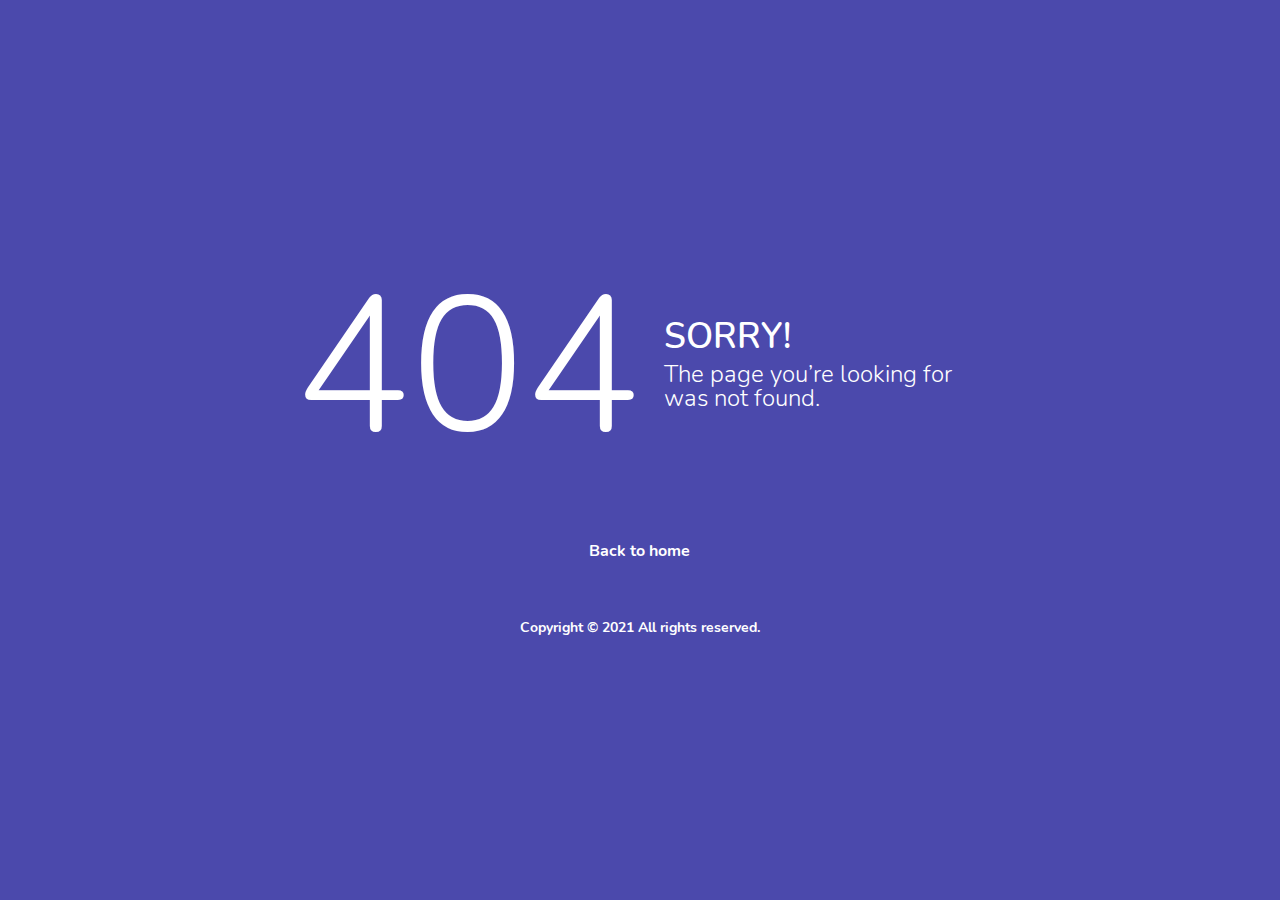
<file: pages/samples/error-404.html>
<!DOCTYPE html>
<html lang="en">

<head>
  <!-- Required meta tags -->
  <meta charset="utf-8">
  <meta name="viewport" content="width=device-width, initial-scale=1, shrink-to-fit=no">
  <title>Skydash Admin</title>
  <!-- plugins:css -->
  <link rel="stylesheet" href="../../vendors/feather/feather.css">
  <link rel="stylesheet" href="../../vendors/ti-icons/css/themify-icons.css">
  <link rel="stylesheet" href="../../vendors/css/vendor.bundle.base.css">
  <!-- endinject -->
  <!-- Plugin css for this page -->
  <!-- End plugin css for this page -->
  <!-- inject:css -->
  <link rel="stylesheet" href="../../css/vertical-layout-light/style.css">
  <!-- endinject -->
  <link rel="shortcut icon" href="../../images/favicon.png" />
</head>

<body>
  <div class="container-scroller">
    <div class="container-fluid page-body-wrapper full-page-wrapper">
      <div class="content-wrapper d-flex align-items-center text-center error-page bg-primary">
        <div class="row flex-grow">
          <div class="col-lg-7 mx-auto text-white">
            <div class="row align-items-center d-flex flex-row">
              <div class="col-lg-6 text-lg-right pr-lg-4">
                <h1 class="display-1 mb-0">404</h1>
              </div>
              <div class="col-lg-6 error-page-divider text-lg-left pl-lg-4">
                <h2>SORRY!</h2>
                <h3 class="font-weight-light">The page you’re looking for was not found.</h3>
              </div>
            </div>
            <div class="row mt-5">
              <div class="col-12 text-center mt-xl-2">
                <a class="text-white font-weight-medium" href="../../index.html">Back to home</a>
              </div>
            </div>
            <div class="row mt-5">
              <div class="col-12 mt-xl-2">
                <p class="text-white font-weight-medium text-center">Copyright &copy; 2021  All rights reserved.</p>
              </div>
            </div>
          </div>
        </div>
      </div>
      <!-- content-wrapper ends -->
    </div>
    <!-- page-body-wrapper ends -->
  </div>
  <!-- container-scroller -->
  <!-- plugins:js -->
  <script src="../../vendors/js/vendor.bundle.base.js"></script>
  <!-- endinject -->
  <!-- Plugin js for this page -->
  <!-- End plugin js for this page -->
  <!-- inject:js -->
  <script src="../../js/off-canvas.js"></script>
  <script src="../../js/hoverable-collapse.js"></script>
  <script src="../../js/template.js"></script>
  <script src="../../js/settings.js"></script>
  <script src="../../js/todolist.js"></script>
  <!-- endinject -->
</body>

</html>
</file>
<file: vendors/feather/feather.css>
@charset "UTF-8";
 
@font-face {
  font-family: "feather";
  src:url("fonts/feather-webfont.eot");
  src:url("fonts/feather-webfont.eot?#iefix") format("embedded-opentype"),
    url("fonts/feather-webfont.woff") format("woff"),
    url("fonts/feather-webfont.ttf") format("truetype"),
    url("fonts/feather-webfont.svg#feather") format("svg");
  font-weight: normal;
  font-style: normal;
}

/* Character Mapping Method */
 
[data-icon]:before {
  display: inline-block;
  font-family: "feather";
  content: attr(data-icon);
  font-style: normal;
  font-weight: normal;
  font-variant: normal;
  text-transform: none;
  speak: none;
  line-height: 1;
  -webkit-font-smoothing: antialiased;
  -moz-osx-font-smoothing: grayscale;
}

/* CSS Class Mapping Method */
 
[class^="icon-"],
[class*=" icon-"] {
  display: inline-block;
  font-family: "feather";
  font-style: normal;
  font-weight: normal;
  font-variant: normal;
  text-transform: none;
  speak: none;
  line-height: 1;
  -webkit-font-smoothing: antialiased;
  -moz-osx-font-smoothing: grayscale;
}

.icon-eye:before {
  content: "\e000";
}

.icon-paper-clip:before {
  content: "\e001";
}

.icon-mail:before {
  content: "\e002";
}

.icon-mail:before {
  content: "\e002";
}

.icon-toggle:before {
  content: "\e003";
}

.icon-layout:before {
  content: "\e004";
}

.icon-link:before {
  content: "\e005";
}

.icon-bell:before {
  content: "\e006";
}

.icon-lock:before {
  content: "\e007";
}

.icon-unlock:before {
  content: "\e008";
}

.icon-ribbon:before {
  content: "\e009";
}

.icon-image:before {
  content: "\e010";
}

.icon-signal:before {
  content: "\e011";
}

.icon-target:before {
  content: "\e012";
}

.icon-clipboard:before {
  content: "\e013";
}

.icon-clock:before {
  content: "\e014";
}

.icon-clock:before {
  content: "\e014";
}

.icon-watch:before {
  content: "\e015";
}

.icon-air-play:before {
  content: "\e016";
}

.icon-camera:before {
  content: "\e017";
}

.icon-video:before {
  content: "\e018";
}

.icon-disc:before {
  content: "\e019";
}

.icon-printer:before {
  content: "\e020";
}

.icon-monitor:before {
  content: "\e021";
}

.icon-server:before {
  content: "\e022";
}

.icon-cog:before {
  content: "\e023";
}

.icon-heart:before {
  content: "\e024";
}

.icon-paragraph:before {
  content: "\e025";
}

.icon-align-justify:before {
  content: "\e026";
}

.icon-align-left:before {
  content: "\e027";
}

.icon-align-center:before {
  content: "\e028";
}

.icon-align-right:before {
  content: "\e029";
}

.icon-book:before {
  content: "\e030";
}

.icon-layers:before {
  content: "\e031";
}

.icon-stack:before {
  content: "\e032";
}

.icon-stack-2:before {
  content: "\e033";
}

.icon-paper:before {
  content: "\e034";
}

.icon-paper-stack:before {
  content: "\e035";
}

.icon-search:before {
  content: "\e036";
}

.icon-zoom-in:before {
  content: "\e037";
}

.icon-zoom-out:before {
  content: "\e038";
}

.icon-reply:before {
  content: "\e039";
}

.icon-circle-plus:before {
  content: "\e040";
}

.icon-circle-minus:before {
  content: "\e041";
}

.icon-circle-check:before {
  content: "\e042";
}

.icon-circle-cross:before {
  content: "\e043";
}

.icon-square-plus:before {
  content: "\e044";
}

.icon-square-minus:before {
  content: "\e045";
}

.icon-square-check:before {
  content: "\e046";
}

.icon-square-cross:before {
  content: "\e047";
}

.icon-microphone:before {
  content: "\e048";
}

.icon-record:before {
  content: "\e049";
}

.icon-skip-back:before {
  content: "\e050";
}

.icon-rewind:before {
  content: "\e051";
}

.icon-play:before {
  content: "\e052";
}

.icon-pause:before {
  content: "\e053";
}

.icon-stop:before {
  content: "\e054";
}

.icon-fast-forward:before {
  content: "\e055";
}

.icon-skip-forward:before {
  content: "\e056";
}

.icon-shuffle:before {
  content: "\e057";
}

.icon-repeat:before {
  content: "\e058";
}

.icon-folder:before {
  content: "\e059";
}

.icon-umbrella:before {
  content: "\e060";
}

.icon-moon:before {
  content: "\e061";
}

.icon-thermometer:before {
  content: "\e062";
}

.icon-drop:before {
  content: "\e063";
}

.icon-sun:before {
  content: "\e064";
}

.icon-cloud:before {
  content: "\e065";
}

.icon-cloud-upload:before {
  content: "\e066";
}

.icon-cloud-download:before {
  content: "\e067";
}

.icon-upload:before {
  content: "\e068";
}

.icon-download:before {
  content: "\e069";
}

.icon-location:before {
  content: "\e070";
}

.icon-location-2:before {
  content: "\e071";
}

.icon-map:before {
  content: "\e072";
}

.icon-battery:before {
  content: "\e073";
}

.icon-head:before {
  content: "\e074";
}

.icon-briefcase:before {
  content: "\e075";
}

.icon-speech-bubble:before {
  content: "\e076";
}

.icon-anchor:before {
  content: "\e077";
}

.icon-globe:before {
  content: "\e078";
}

.icon-box:before {
  content: "\e079";
}

.icon-reload:before {
  content: "\e080";
}

.icon-share:before {
  content: "\e081";
}

.icon-marquee:before {
  content: "\e082";
}

.icon-marquee-plus:before {
  content: "\e083";
}

.icon-marquee-minus:before {
  content: "\e084";
}

.icon-tag:before {
  content: "\e085";
}

.icon-power:before {
  content: "\e086";
}

.icon-command:before {
  content: "\e087";
}

.icon-alt:before {
  content: "\e088";
}

.icon-esc:before {
  content: "\e089";
}

.icon-bar-graph:before {
  content: "\e090";
}

.icon-bar-graph-2:before {
  content: "\e091";
}

.icon-pie-graph:before {
  content: "\e092";
}

.icon-star:before {
  content: "\e093";
}

.icon-arrow-left:before {
  content: "\e094";
}

.icon-arrow-right:before {
  content: "\e095";
}

.icon-arrow-up:before {
  content: "\e096";
}

.icon-arrow-down:before {
  content: "\e097";
}

.icon-volume:before {
  content: "\e098";
}

.icon-mute:before {
  content: "\e099";
}

.icon-content-right:before {
  content: "\e100";
}

.icon-content-left:before {
  content: "\e101";
}

.icon-grid:before {
  content: "\e102";
}

.icon-grid-2:before {
  content: "\e103";
}

.icon-columns:before {
  content: "\e104";
}

.icon-loader:before {
  content: "\e105";
}

.icon-bag:before {
  content: "\e106";
}

.icon-ban:before {
  content: "\e107";
}

.icon-flag:before {
  content: "\e108";
}

.icon-trash:before {
  content: "\e109";
}

.icon-expand:before {
  content: "\e110";
}

.icon-contract:before {
  content: "\e111";
}

.icon-maximize:before {
  content: "\e112";
}

.icon-minimize:before {
  content: "\e113";
}

.icon-plus:before {
  content: "\e114";
}

.icon-minus:before {
  content: "\e115";
}

.icon-check:before {
  content: "\e116";
}

.icon-cross:before {
  content: "\e117";
}

.icon-move:before {
  content: "\e118";
}

.icon-delete:before {
  content: "\e119";
}

.icon-menu:before {
  content: "\e120";
}

.icon-archive:before {
  content: "\e121";
}

.icon-inbox:before {
  content: "\e122";
}

.icon-outbox:before {
  content: "\e123";
}

.icon-file:before {
  content: "\e124";
}

.icon-file-add:before {
  content: "\e125";
}

.icon-file-subtract:before {
  content: "\e126";
}

.icon-help:before {
  content: "\e127";
}

.icon-open:before {
  content: "\e128";
}

.icon-ellipsis:before {
  content: "\e129";
}
</file>
<file: vendors/ti-icons/css/themify-icons.css>
@font-face {
	font-family: 'themify';
	src:url('../fonts/themify.eot');
	src:url('../fonts/themify.eot?#iefix') format('embedded-opentype'),
		url('../fonts/themify.woff') format('woff'),
		url('../fonts/themify.ttf') format('truetype'),
		url('../fonts/themify.svg') format('svg');
	font-weight: normal;
	font-style: normal;
}

[class^="ti-"], [class*=" ti-"] {
	font-family: 'themify';
	speak: none;
	font-style: normal;
	font-weight: normal;
	font-variant: normal;
	text-transform: none;
	line-height: 1;

	/* Better Font Rendering =========== */
	-webkit-font-smoothing: antialiased;
	-moz-osx-font-smoothing: grayscale;
}

.ti-wand:before {
	content: "\e600";
}
.ti-volume:before {
	content: "\e601";
}
.ti-user:before {
	content: "\e602";
}
.ti-unlock:before {
	content: "\e603";
}
.ti-unlink:before {
	content: "\e604";
}
.ti-trash:before {
	content: "\e605";
}
.ti-thought:before {
	content: "\e606";
}
.ti-target:before {
	content: "\e607";
}
.ti-tag:before {
	content: "\e608";
}
.ti-tablet:before {
	content: "\e609";
}
.ti-star:before {
	content: "\e60a";
}
.ti-spray:before {
	content: "\e60b";
}
.ti-signal:before {
	content: "\e60c";
}
.ti-shopping-cart:before {
	content: "\e60d";
}
.ti-shopping-cart-full:before {
	content: "\e60e";
}
.ti-settings:before {
	content: "\e60f";
}
.ti-search:before {
	content: "\e610";
}
.ti-zoom-in:before {
	content: "\e611";
}
.ti-zoom-out:before {
	content: "\e612";
}
.ti-cut:before {
	content: "\e613";
}
.ti-ruler:before {
	content: "\e614";
}
.ti-ruler-pencil:before {
	content: "\e615";
}
.ti-ruler-alt:before {
	content: "\e616";
}
.ti-bookmark:before {
	content: "\e617";
}
.ti-bookmark-alt:before {
	content: "\e618";
}
.ti-reload:before {
	content: "\e619";
}
.ti-plus:before {
	content: "\e61a";
}
.ti-pin:before {
	content: "\e61b";
}
.ti-pencil:before {
	content: "\e61c";
}
.ti-pencil-alt:before {
	content: "\e61d";
}
.ti-paint-roller:before {
	content: "\e61e";
}
.ti-paint-bucket:before {
	content: "\e61f";
}
.ti-na:before {
	content: "\e620";
}
.ti-mobile:before {
	content: "\e621";
}
.ti-minus:before {
	content: "\e622";
}
.ti-medall:before {
	content: "\e623";
}
.ti-medall-alt:before {
	content: "\e624";
}
.ti-marker:before {
	content: "\e625";
}
.ti-marker-alt:before {
	content: "\e626";
}
.ti-arrow-up:before {
	content: "\e627";
}
.ti-arrow-right:before {
	content: "\e628";
}
.ti-arrow-left:before {
	content: "\e629";
}
.ti-arrow-down:before {
	content: "\e62a";
}
.ti-lock:before {
	content: "\e62b";
}
.ti-location-arrow:before {
	content: "\e62c";
}
.ti-link:before {
	content: "\e62d";
}
.ti-layout:before {
	content: "\e62e";
}
.ti-layers:before {
	content: "\e62f";
}
.ti-layers-alt:before {
	content: "\e630";
}
.ti-key:before {
	content: "\e631";
}
.ti-import:before {
	content: "\e632";
}
.ti-image:before {
	content: "\e633";
}
.ti-heart:before {
	content: "\e634";
}
.ti-heart-broken:before {
	content: "\e635";
}
.ti-hand-stop:before {
	content: "\e636";
}
.ti-hand-open:before {
	content: "\e637";
}
.ti-hand-drag:before {
	content: "\e638";
}
.ti-folder:before {
	content: "\e639";
}
.ti-flag:before {
	content: "\e63a";
}
.ti-flag-alt:before {
	content: "\e63b";
}
.ti-flag-alt-2:before {
	content: "\e63c";
}
.ti-eye:before {
	content: "\e63d";
}
.ti-export:before {
	content: "\e63e";
}
.ti-exchange-vertical:before {
	content: "\e63f";
}
.ti-desktop:before {
	content: "\e640";
}
.ti-cup:before {
	content: "\e641";
}
.ti-crown:before {
	content: "\e642";
}
.ti-comments:before {
	content: "\e643";
}
.ti-comment:before {
	content: "\e644";
}
.ti-comment-alt:before {
	content: "\e645";
}
.ti-close:before {
	content: "\e646";
}
.ti-clip:before {
	content: "\e647";
}
.ti-angle-up:before {
	content: "\e648";
}
.ti-angle-right:before {
	content: "\e649";
}
.ti-angle-left:before {
	content: "\e64a";
}
.ti-angle-down:before {
	content: "\e64b";
}
.ti-check:before {
	content: "\e64c";
}
.ti-check-box:before {
	content: "\e64d";
}
.ti-camera:before {
	content: "\e64e";
}
.ti-announcement:before {
	content: "\e64f";
}
.ti-brush:before {
	content: "\e650";
}
.ti-briefcase:before {
	content: "\e651";
}
.ti-bolt:before {
	content: "\e652";
}
.ti-bolt-alt:before {
	content: "\e653";
}
.ti-blackboard:before {
	content: "\e654";
}
.ti-bag:before {
	content: "\e655";
}
.ti-move:before {
	content: "\e656";
}
.ti-arrows-vertical:before {
	content: "\e657";
}
.ti-arrows-horizontal:before {
	content: "\e658";
}
.ti-fullscreen:before {
	content: "\e659";
}
.ti-arrow-top-right:before {
	content: "\e65a";
}
.ti-arrow-top-left:before {
	content: "\e65b";
}
.ti-arrow-circle-up:before {
	content: "\e65c";
}
.ti-arrow-circle-right:before {
	content: "\e65d";
}
.ti-arrow-circle-left:before {
	content: "\e65e";
}
.ti-arrow-circle-down:before {
	content: "\e65f";
}
.ti-angle-double-up:before {
	content: "\e660";
}
.ti-angle-double-right:before {
	content: "\e661";
}
.ti-angle-double-left:before {
	content: "\e662";
}
.ti-angle-double-down:before {
	content: "\e663";
}
.ti-zip:before {
	content: "\e664";
}
.ti-world:before {
	content: "\e665";
}
.ti-wheelchair:before {
	content: "\e666";
}
.ti-view-list:before {
	content: "\e667";
}
.ti-view-list-alt:before {
	content: "\e668";
}
.ti-view-grid:before {
	content: "\e669";
}
.ti-uppercase:before {
	content: "\e66a";
}
.ti-upload:before {
	content: "\e66b";
}
.ti-underline:before {
	content: "\e66c";
}
.ti-truck:before {
	content: "\e66d";
}
.ti-timer:before {
	content: "\e66e";
}
.ti-ticket:before {
	content: "\e66f";
}
.ti-thumb-up:before {
	content: "\e670";
}
.ti-thumb-down:before {
	content: "\e671";
}
.ti-text:before {
	content: "\e672";
}
.ti-stats-up:before {
	content: "\e673";
}
.ti-stats-down:before {
	content: "\e674";
}
.ti-split-v:before {
	content: "\e675";
}
.ti-split-h:before {
	content: "\e676";
}
.ti-smallcap:before {
	content: "\e677";
}
.ti-shine:before {
	content: "\e678";
}
.ti-shift-right:before {
	content: "\e679";
}
.ti-shift-left:before {
	content: "\e67a";
}
.ti-shield:before {
	content: "\e67b";
}
.ti-notepad:before {
	content: "\e67c";
}
.ti-server:before {
	content: "\e67d";
}
.ti-quote-right:before {
	content: "\e67e";
}
.ti-quote-left:before {
	content: "\e67f";
}
.ti-pulse:before {
	content: "\e680";
}
.ti-printer:before {
	content: "\e681";
}
.ti-power-off:before {
	content: "\e682";
}
.ti-plug:before {
	content: "\e683";
}
.ti-pie-chart:before {
	content: "\e684";
}
.ti-paragraph:before {
	content: "\e685";
}
.ti-panel:before {
	content: "\e686";
}
.ti-package:before {
	content: "\e687";
}
.ti-music:before {
	content: "\e688";
}
.ti-music-alt:before {
	content: "\e689";
}
.ti-mouse:before {
	content: "\e68a";
}
.ti-mouse-alt:before {
	content: "\e68b";
}
.ti-money:before {
	content: "\e68c";
}
.ti-microphone:before {
	content: "\e68d";
}
.ti-menu:before {
	content: "\e68e";
}
.ti-menu-alt:before {
	content: "\e68f";
}
.ti-map:before {
	content: "\e690";
}
.ti-map-alt:before {
	content: "\e691";
}
.ti-loop:before {
	content: "\e692";
}
.ti-location-pin:before {
	content: "\e693";
}
.ti-list:before {
	content: "\e694";
}
.ti-light-bulb:before {
	content: "\e695";
}
.ti-Italic:before {
	content: "\e696";
}
.ti-info:before {
	content: "\e697";
}
.ti-infinite:before {
	content: "\e698";
}
.ti-id-badge:before {
	content: "\e699";
}
.ti-hummer:before {
	content: "\e69a";
}
.ti-home:before {
	content: "\e69b";
}
.ti-help:before {
	content: "\e69c";
}
.ti-headphone:before {
	content: "\e69d";
}
.ti-harddrives:before {
	content: "\e69e";
}
.ti-harddrive:before {
	content: "\e69f";
}
.ti-gift:before {
	content: "\e6a0";
}
.ti-game:before {
	content: "\e6a1";
}
.ti-filter:before {
	content: "\e6a2";
}
.ti-files:before {
	content: "\e6a3";
}
.ti-file:before {
	content: "\e6a4";
}
.ti-eraser:before {
	content: "\e6a5";
}
.ti-envelope:before {
	content: "\e6a6";
}
.ti-download:before {
	content: "\e6a7";
}
.ti-direction:before {
	content: "\e6a8";
}
.ti-direction-alt:before {
	content: "\e6a9";
}
.ti-dashboard:before {
	content: "\e6aa";
}
.ti-control-stop:before {
	content: "\e6ab";
}
.ti-control-shuffle:before {
	content: "\e6ac";
}
.ti-control-play:before {
	content: "\e6ad";
}
.ti-control-pause:before {
	content: "\e6ae";
}
.ti-control-forward:before {
	content: "\e6af";
}
.ti-control-backward:before {
	content: "\e6b0";
}
.ti-cloud:before {
	content: "\e6b1";
}
.ti-cloud-up:before {
	content: "\e6b2";
}
.ti-cloud-down:before {
	content: "\e6b3";
}
.ti-clipboard:before {
	content: "\e6b4";
}
.ti-car:before {
	content: "\e6b5";
}
.ti-calendar:before {
	content: "\e6b6";
}
.ti-book:before {
	content: "\e6b7";
}
.ti-bell:before {
	content: "\e6b8";
}
.ti-basketball:before {
	content: "\e6b9";
}
.ti-bar-chart:before {
	content: "\e6ba";
}
.ti-bar-chart-alt:before {
	content: "\e6bb";
}
.ti-back-right:before {
	content: "\e6bc";
}
.ti-back-left:before {
	content: "\e6bd";
}
.ti-arrows-corner:before {
	content: "\e6be";
}
.ti-archive:before {
	content: "\e6bf";
}
.ti-anchor:before {
	content: "\e6c0";
}
.ti-align-right:before {
	content: "\e6c1";
}
.ti-align-left:before {
	content: "\e6c2";
}
.ti-align-justify:before {
	content: "\e6c3";
}
.ti-align-center:before {
	content: "\e6c4";
}
.ti-alert:before {
	content: "\e6c5";
}
.ti-alarm-clock:before {
	content: "\e6c6";
}
.ti-agenda:before {
	content: "\e6c7";
}
.ti-write:before {
	content: "\e6c8";
}
.ti-window:before {
	content: "\e6c9";
}
.ti-widgetized:before {
	content: "\e6ca";
}
.ti-widget:before {
	content: "\e6cb";
}
.ti-widget-alt:before {
	content: "\e6cc";
}
.ti-wallet:before {
	content: "\e6cd";
}
.ti-video-clapper:before {
	content: "\e6ce";
}
.ti-video-camera:before {
	content: "\e6cf";
}
.ti-vector:before {
	content: "\e6d0";
}
.ti-themify-logo:before {
	content: "\e6d1";
}
.ti-themify-favicon:before {
	content: "\e6d2";
}
.ti-themify-favicon-alt:before {
	content: "\e6d3";
}
.ti-support:before {
	content: "\e6d4";
}
.ti-stamp:before {
	content: "\e6d5";
}
.ti-split-v-alt:before {
	content: "\e6d6";
}
.ti-slice:before {
	content: "\e6d7";
}
.ti-shortcode:before {
	content: "\e6d8";
}
.ti-shift-right-alt:before {
	content: "\e6d9";
}
.ti-shift-left-alt:before {
	content: "\e6da";
}
.ti-ruler-alt-2:before {
	content: "\e6db";
}
.ti-receipt:before {
	content: "\e6dc";
}
.ti-pin2:before {
	content: "\e6dd";
}
.ti-pin-alt:before {
	content: "\e6de";
}
.ti-pencil-alt2:before {
	content: "\e6df";
}
.ti-palette:before {
	content: "\e6e0";
}
.ti-more:before {
	content: "\e6e1";
}
.ti-more-alt:before {
	content: "\e6e2";
}
.ti-microphone-alt:before {
	content: "\e6e3";
}
.ti-magnet:before {
	content: "\e6e4";
}
.ti-line-double:before {
	content: "\e6e5";
}
.ti-line-dotted:before {
	content: "\e6e6";
}
.ti-line-dashed:before {
	content: "\e6e7";
}
.ti-layout-width-full:before {
	content: "\e6e8";
}
.ti-layout-width-default:before {
	content: "\e6e9";
}
.ti-layout-width-default-alt:before {
	content: "\e6ea";
}
.ti-layout-tab:before {
	content: "\e6eb";
}
.ti-layout-tab-window:before {
	content: "\e6ec";
}
.ti-layout-tab-v:before {
	content: "\e6ed";
}
.ti-layout-tab-min:before {
	content: "\e6ee";
}
.ti-layout-slider:before {
	content: "\e6ef";
}
.ti-layout-slider-alt:before {
	content: "\e6f0";
}
.ti-layout-sidebar-right:before {
	content: "\e6f1";
}
.ti-layout-sidebar-none:before {
	content: "\e6f2";
}
.ti-layout-sidebar-left:before {
	content: "\e6f3";
}
.ti-layout-placeholder:before {
	content: "\e6f4";
}
.ti-layout-menu:before {
	content: "\e6f5";
}
.ti-layout-menu-v:before {
	content: "\e6f6";
}
.ti-layout-menu-separated:before {
	content: "\e6f7";
}
.ti-layout-menu-full:before {
	content: "\e6f8";
}
.ti-layout-media-right-alt:before {
	content: "\e6f9";
}
.ti-layout-media-right:before {
	content: "\e6fa";
}
.ti-layout-media-overlay:before {
	content: "\e6fb";
}
.ti-layout-media-overlay-alt:before {
	content: "\e6fc";
}
.ti-layout-media-overlay-alt-2:before {
	content: "\e6fd";
}
.ti-layout-media-left-alt:before {
	content: "\e6fe";
}
.ti-layout-media-left:before {
	content: "\e6ff";
}
.ti-layout-media-center-alt:before {
	content: "\e700";
}
.ti-layout-media-center:before {
	content: "\e701";
}
.ti-layout-list-thumb:before {
	content: "\e702";
}
.ti-layout-list-thumb-alt:before {
	content: "\e703";
}
.ti-layout-list-post:before {
	content: "\e704";
}
.ti-layout-list-large-image:before {
	content: "\e705";
}
.ti-layout-line-solid:before {
	content: "\e706";
}
.ti-layout-grid4:before {
	content: "\e707";
}
.ti-layout-grid3:before {
	content: "\e708";
}
.ti-layout-grid2:before {
	content: "\e709";
}
.ti-layout-grid2-thumb:before {
	content: "\e70a";
}
.ti-layout-cta-right:before {
	content: "\e70b";
}
.ti-layout-cta-left:before {
	content: "\e70c";
}
.ti-layout-cta-center:before {
	content: "\e70d";
}
.ti-layout-cta-btn-right:before {
	content: "\e70e";
}
.ti-layout-cta-btn-left:before {
	content: "\e70f";
}
.ti-layout-column4:before {
	content: "\e710";
}
.ti-layout-column3:before {
	content: "\e711";
}
.ti-layout-column2:before {
	content: "\e712";
}
.ti-layout-accordion-separated:before {
	content: "\e713";
}
.ti-layout-accordion-merged:before {
	content: "\e714";
}
.ti-layout-accordion-list:before {
	content: "\e715";
}
.ti-ink-pen:before {
	content: "\e716";
}
.ti-info-alt:before {
	content: "\e717";
}
.ti-help-alt:before {
	content: "\e718";
}
.ti-headphone-alt:before {
	content: "\e719";
}
.ti-hand-point-up:before {
	content: "\e71a";
}
.ti-hand-point-right:before {
	content: "\e71b";
}
.ti-hand-point-left:before {
	content: "\e71c";
}
.ti-hand-point-down:before {
	content: "\e71d";
}
.ti-gallery:before {
	content: "\e71e";
}
.ti-face-smile:before {
	content: "\e71f";
}
.ti-face-sad:before {
	content: "\e720";
}
.ti-credit-card:before {
	content: "\e721";
}
.ti-control-skip-forward:before {
	content: "\e722";
}
.ti-control-skip-backward:before {
	content: "\e723";
}
.ti-control-record:before {
	content: "\e724";
}
.ti-control-eject:before {
	content: "\e725";
}
.ti-comments-smiley:before {
	content: "\e726";
}
.ti-brush-alt:before {
	content: "\e727";
}
.ti-youtube:before {
	content: "\e728";
}
.ti-vimeo:before {
	content: "\e729";
}
.ti-twitter:before {
	content: "\e72a";
}
.ti-time:before {
	content: "\e72b";
}
.ti-tumblr:before {
	content: "\e72c";
}
.ti-skype:before {
	content: "\e72d";
}
.ti-share:before {
	content: "\e72e";
}
.ti-share-alt:before {
	content: "\e72f";
}
.ti-rocket:before {
	content: "\e730";
}
.ti-pinterest:before {
	content: "\e731";
}
.ti-new-window:before {
	content: "\e732";
}
.ti-microsoft:before {
	content: "\e733";
}
.ti-list-ol:before {
	content: "\e734";
}
.ti-linkedin:before {
	content: "\e735";
}
.ti-layout-sidebar-2:before {
	content: "\e736";
}
.ti-layout-grid4-alt:before {
	content: "\e737";
}
.ti-layout-grid3-alt:before {
	content: "\e738";
}
.ti-layout-grid2-alt:before {
	content: "\e739";
}
.ti-layout-column4-alt:before {
	content: "\e73a";
}
.ti-layout-column3-alt:before {
	content: "\e73b";
}
.ti-layout-column2-alt:before {
	content: "\e73c";
}
.ti-instagram:before {
	content: "\e73d";
}
.ti-google:before {
	content: "\e73e";
}
.ti-github:before {
	content: "\e73f";
}
.ti-flickr:before {
	content: "\e740";
}
.ti-facebook:before {
	content: "\e741";
}
.ti-dropbox:before {
	content: "\e742";
}
.ti-dribbble:before {
	content: "\e743";
}
.ti-apple:before {
	content: "\e744";
}
.ti-android:before {
	content: "\e745";
}
.ti-save:before {
	content: "\e746";
}
.ti-save-alt:before {
	content: "\e747";
}
.ti-yahoo:before {
	content: "\e748";
}
.ti-wordpress:before {
	content: "\e749";
}
.ti-vimeo-alt:before {
	content: "\e74a";
}
.ti-twitter-alt:before {
	content: "\e74b";
}
.ti-tumblr-alt:before {
	content: "\e74c";
}
.ti-trello:before {
	content: "\e74d";
}
.ti-stack-overflow:before {
	content: "\e74e";
}
.ti-soundcloud:before {
	content: "\e74f";
}
.ti-sharethis:before {
	content: "\e750";
}
.ti-sharethis-alt:before {
	content: "\e751";
}
.ti-reddit:before {
	content: "\e752";
}
.ti-pinterest-alt:before {
	content: "\e753";
}
.ti-microsoft-alt:before {
	content: "\e754";
}
.ti-linux:before {
	content: "\e755";
}
.ti-jsfiddle:before {
	content: "\e756";
}
.ti-joomla:before {
	content: "\e757";
}
.ti-html5:before {
	content: "\e758";
}
.ti-flickr-alt:before {
	content: "\e759";
}
.ti-email:before {
	content: "\e75a";
}
.ti-drupal:before {
	content: "\e75b";
}
.ti-dropbox-alt:before {
	content: "\e75c";
}
.ti-css3:before {
	content: "\e75d";
}
.ti-rss:before {
	content: "\e75e";
}
.ti-rss-alt:before {
	content: "\e75f";
}
</file>
<file: vendors/css/vendor.bundle.base.css>
/*
 * Container style
 */
.ps {
  overflow: hidden !important;
  overflow-anchor: none;
  -ms-overflow-style: none;
  touch-action: auto;
  -ms-touch-action: auto;
}

/*
 * Scrollbar rail styles
 */
.ps__rail-x {
  display: none;
  opacity: 0;
  transition: background-color .2s linear, opacity .2s linear;
  -webkit-transition: background-color .2s linear, opacity .2s linear;
  height: 15px;
  /* there must be 'bottom' or 'top' for ps__rail-x */
  bottom: 0px;
  /* please don't change 'position' */
  position: absolute;
}

.ps__rail-y {
  display: none;
  opacity: 0;
  transition: background-color .2s linear, opacity .2s linear;
  -webkit-transition: background-color .2s linear, opacity .2s linear;
  width: 15px;
  /* there must be 'right' or 'left' for ps__rail-y */
  right: 0;
  /* please don't change 'position' */
  position: absolute;
}

.ps--active-x > .ps__rail-x,
.ps--active-y > .ps__rail-y {
  display: block;
  background-color: transparent;
}

.ps:hover > .ps__rail-x,
.ps:hover > .ps__rail-y,
.ps--focus > .ps__rail-x,
.ps--focus > .ps__rail-y,
.ps--scrolling-x > .ps__rail-x,
.ps--scrolling-y > .ps__rail-y {
  opacity: 0.6;
}

.ps .ps__rail-x:hover,
.ps .ps__rail-y:hover,
.ps .ps__rail-x:focus,
.ps .ps__rail-y:focus,
.ps .ps__rail-x.ps--clicking,
.ps .ps__rail-y.ps--clicking {
  background-color: #eee;
  opacity: 0.9;
}

/*
 * Scrollbar thumb styles
 */
.ps__thumb-x {
  background-color: #aaa;
  border-radius: 6px;
  transition: background-color .2s linear, height .2s ease-in-out;
  -webkit-transition: background-color .2s linear, height .2s ease-in-out;
  height: 6px;
  /* there must be 'bottom' for ps__thumb-x */
  bottom: 2px;
  /* please don't change 'position' */
  position: absolute;
}

.ps__thumb-y {
  background-color: #aaa;
  border-radius: 6px;
  transition: background-color .2s linear, width .2s ease-in-out;
  -webkit-transition: background-color .2s linear, width .2s ease-in-out;
  width: 6px;
  /* there must be 'right' for ps__thumb-y */
  right: 2px;
  /* please don't change 'position' */
  position: absolute;
}

.ps__rail-x:hover > .ps__thumb-x,
.ps__rail-x:focus > .ps__thumb-x,
.ps__rail-x.ps--clicking .ps__thumb-x {
  background-color: #999;
  height: 11px;
}

.ps__rail-y:hover > .ps__thumb-y,
.ps__rail-y:focus > .ps__thumb-y,
.ps__rail-y.ps--clicking .ps__thumb-y {
  background-color: #999;
  width: 11px;
}

/* MS supports */
@supports (-ms-overflow-style: none) {
  .ps {
    overflow: auto !important;
  }
}

@media screen and (-ms-high-contrast: active), (-ms-high-contrast: none) {
  .ps {
    overflow: auto !important;
  }
}
</file>
